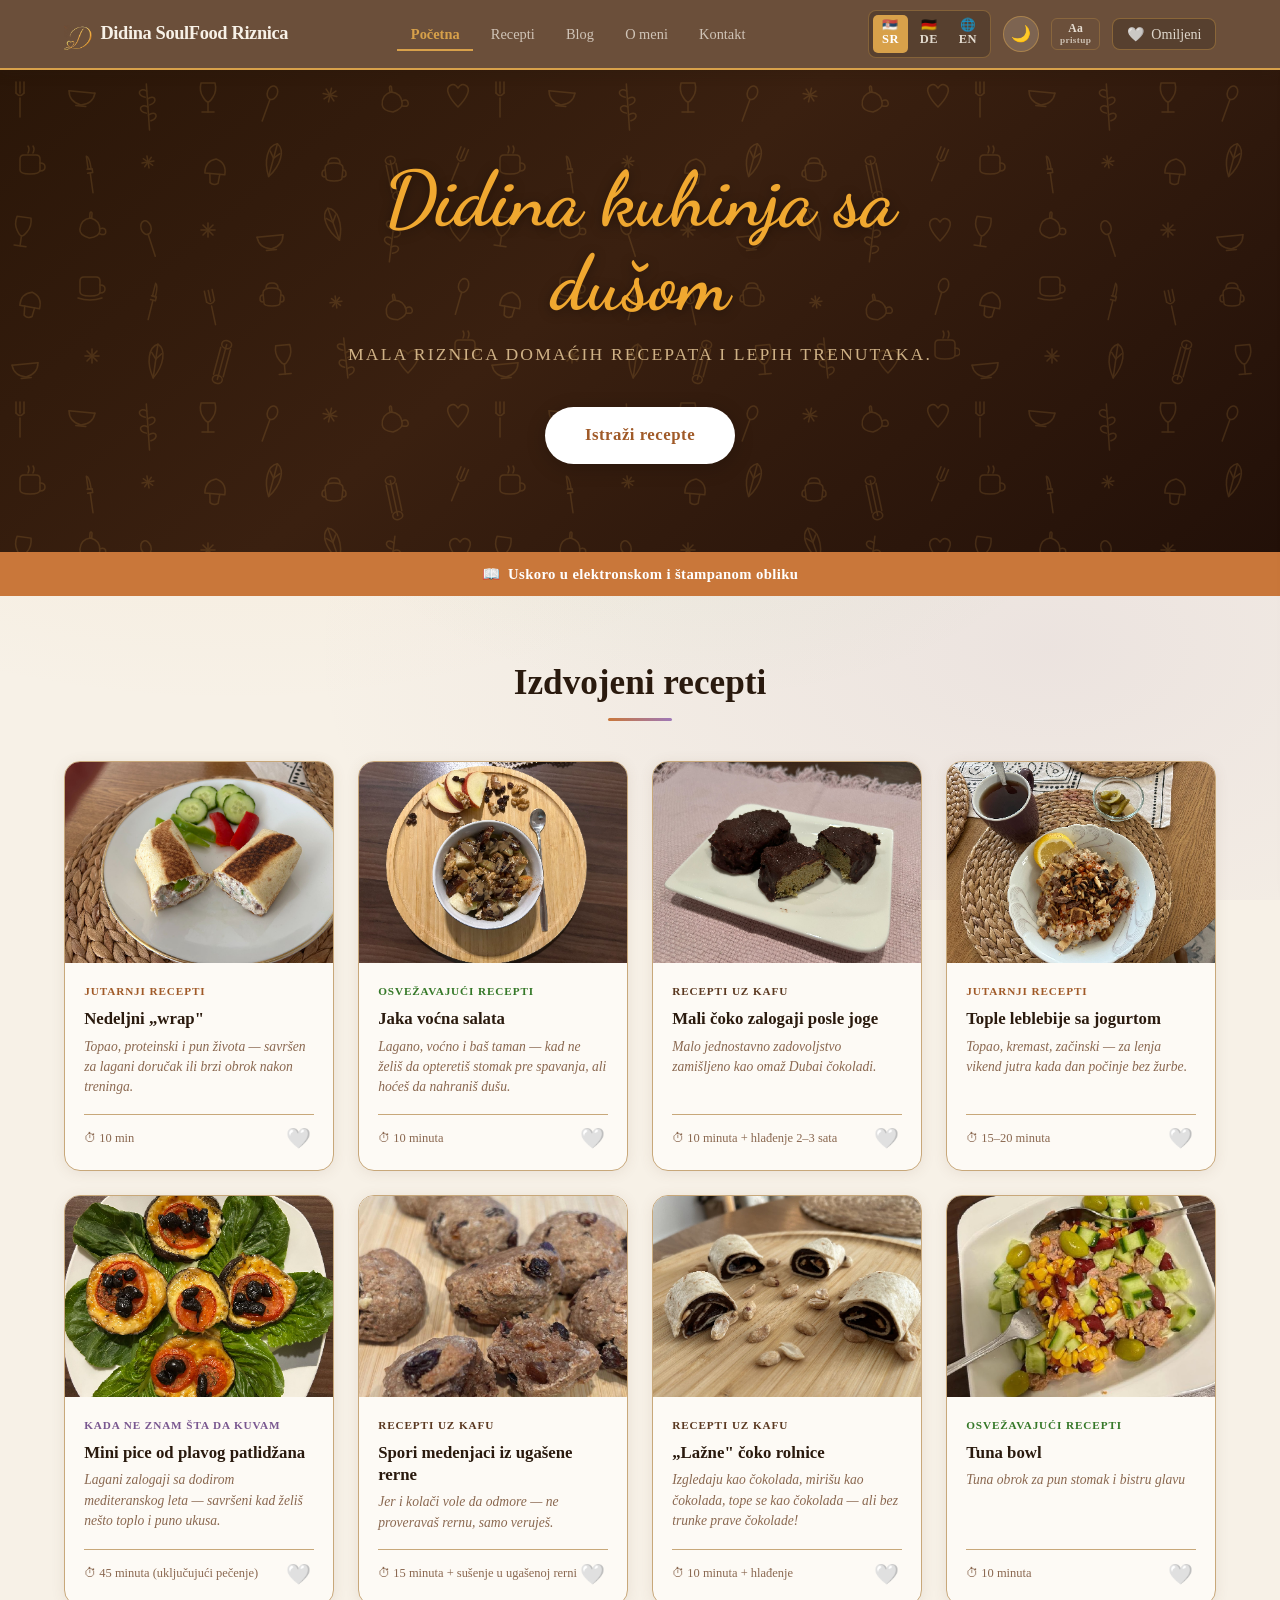
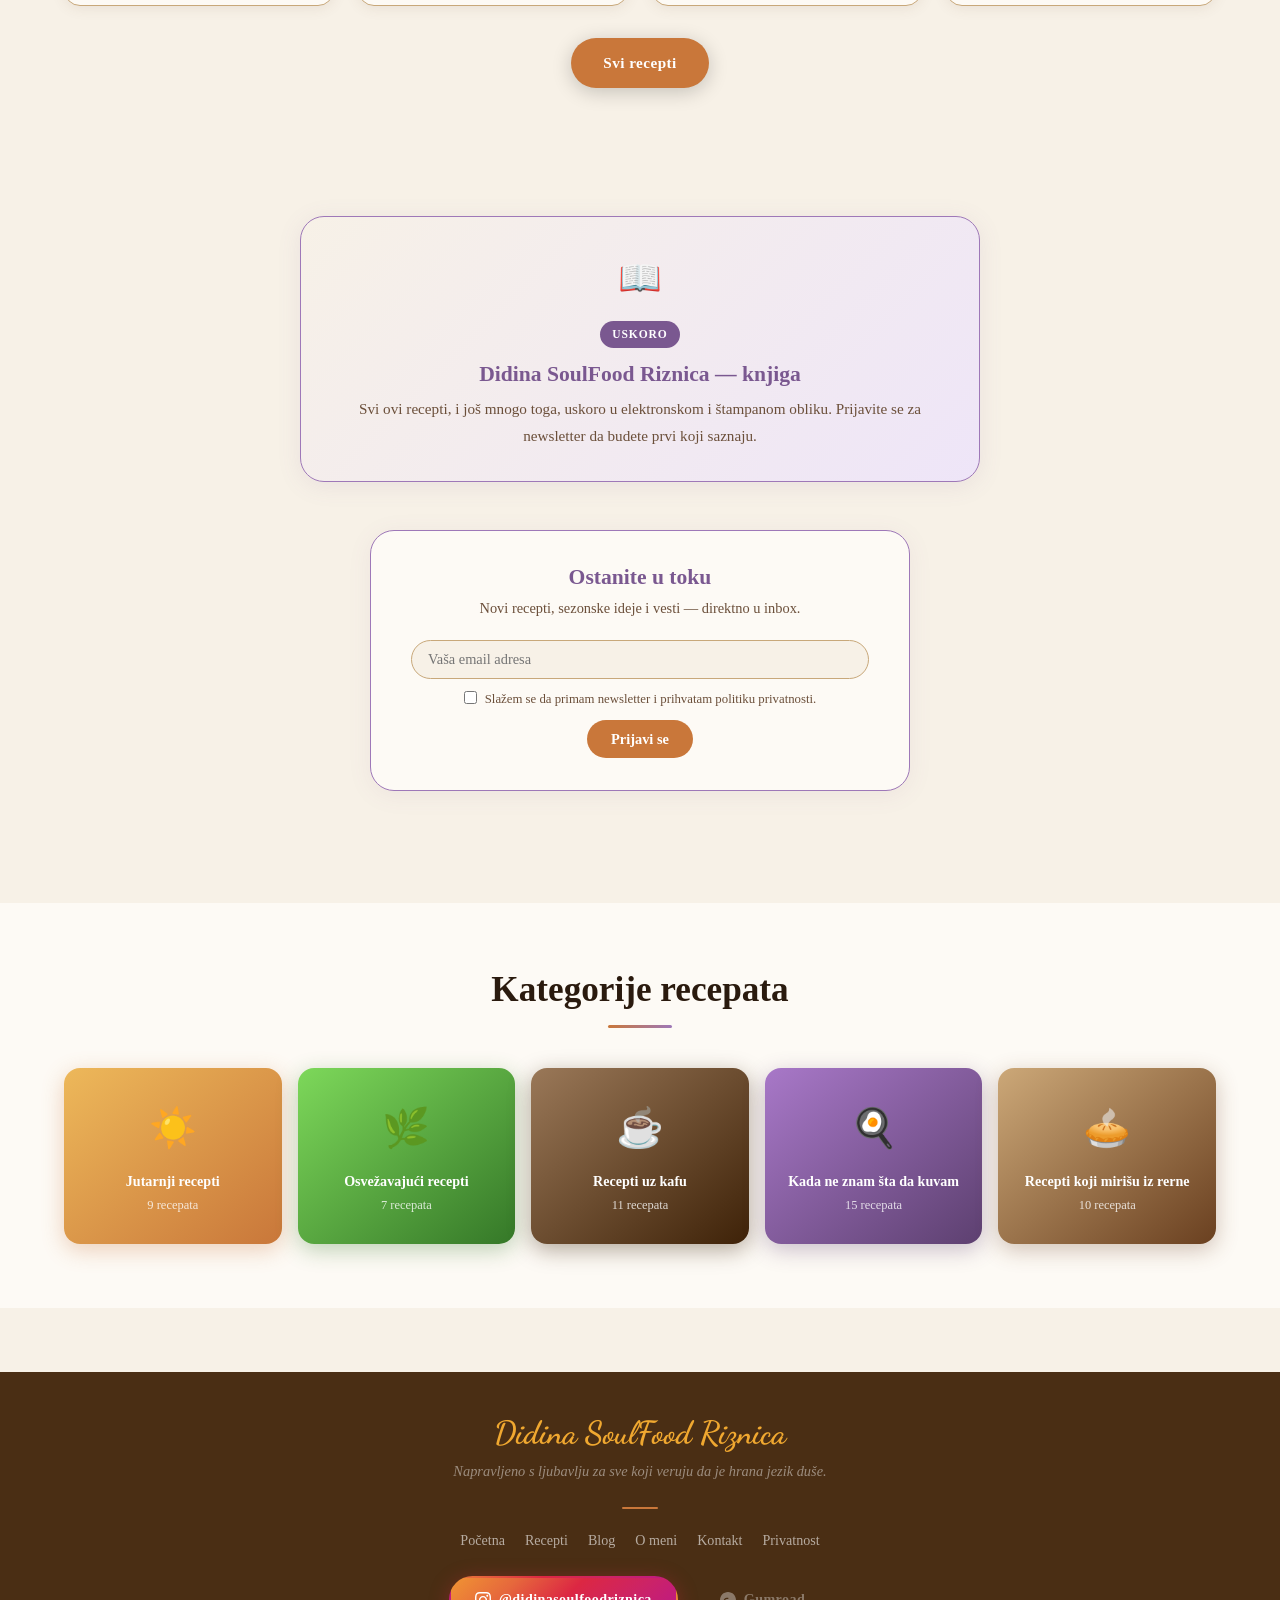
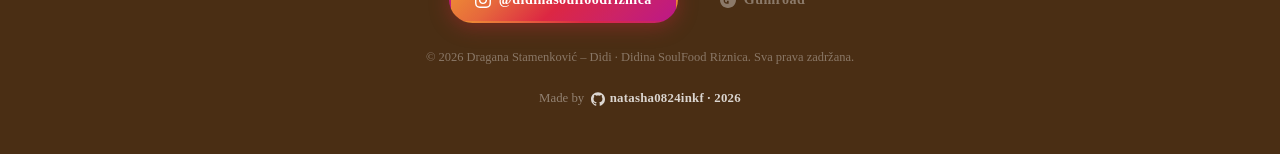
<file: index.html>
<!DOCTYPE html>
<html lang="sr">
<head>
  <meta charset="UTF-8">
  <meta http-equiv="Cache-Control" content="no-cache, no-store, must-revalidate">
  <meta http-equiv="Pragma" content="no-cache">
  <meta name="viewport" content="width=device-width, initial-scale=1.0">
  <title>Didina SoulFood Riznica</title>
  <meta name="description" content="Mala riznica domaćih recepata i lepih trenutaka.">
  <link rel="preconnect" href="https://fonts.googleapis.com">
  <link rel="preconnect" href="https://fonts.gstatic.com" crossorigin>
  <link href="https://fonts.googleapis.com/css2?family=Dancing+Script:wght@700&display=swap" rel="stylesheet">
  <link rel="stylesheet" href="css/style.css?v=14">
  <link rel="stylesheet" href="css/responsive.css?v=afbd0014fd5bbbe04908bf28327437394dbdb059">
  <script>if(localStorage.getItem('didina-theme')==='dark'||(!localStorage.getItem('didina-theme')&&window.matchMedia('(prefers-color-scheme:dark)').matches))document.documentElement.classList.add('dark-mode');</script>
  <style>.site-header{background:#6B4F3A;border-bottom:2px solid #D8A14A;position:sticky;top:0;z-index:100}.nav-links a{color:rgba(247,241,231,.72);border-bottom:2px solid transparent}.nav-links a.active{color:#D8A14A;border-bottom-color:#D8A14A;font-weight:600}html.dark-mode .site-header{background:#1A1208}</style>
</head>
<body>

<!-- HEADER -->
<header class="site-header">
  <nav class="nav-container">
    <a href="index.html" class="nav-logo" aria-label="Didina SoulFood Riznica">
      <img src="assets/images/logo.svg?v=afbd0014fd5bbbe04908bf28327437394dbdb059" alt="" class="nav-logo-img" aria-hidden="true">
      <span class="nav-logo-main">Didina SoulFood Riznica</span>
    </a>

    <button class="hamburger" id="hamburger" aria-label="Meni" aria-expanded="false">
      <span class="hamburger-line"></span>
      <span class="hamburger-line"></span>
      <span class="hamburger-line"></span>
    </button>

    <ul class="nav-links" id="navLinks">
      <li><a href="index.html"   class="active" data-i18n="nav_home">Početna</a></li>
      <li><a href="recipes.html" data-i18n="nav_recipes">Recepti</a></li>
      <li><a href="blog.html"    data-i18n="nav_blog">Blog</a></li>
      <li><a href="about.html"   data-i18n="nav_about">O meni</a></li>
      <li><a href="contact.html" data-i18n="nav_contact">Kontakt</a></li>
    </ul>

    <div class="nav-right">
      <div class="lang-switcher" role="group" aria-label="Izbor jezika">
        <button class="lang-btn active" data-lang="sr"><span class="lang-flag">🇷🇸</span>SR</button>
        <button class="lang-btn"        data-lang="de"><span class="lang-flag">🇩🇪</span>DE</button>
        <button class="lang-btn"        data-lang="en"><span class="lang-flag">🌐</span>EN</button>
      </div>
      <button class="theme-toggle" aria-label="Toggle theme">🌙</button>
      <div class="a11y-wrap">
        <button class="a11y-btn" id="a11yBtn" aria-label="Accessibility options" aria-expanded="false" aria-controls="a11yPanel">
          <span class="a11y-icon">Aa</span>
          <span class="a11y-sub" data-i18n="a11y_btn_label">pristup</span>
        </button>
        <div class="a11y-panel" id="a11yPanel" role="dialog" aria-label="Accessibility options">
          <div class="a11y-panel-title" data-i18n="a11y_panel_title">Pristupačnost</div>
          <div class="a11y-font-row">
            <span class="a11y-font-label" data-i18n="a11y_font_size">Veličina teksta</span>
            <div class="a11y-font-pills">
              <button class="a11y-font-pill sm" data-size="sm" aria-label="Small text">A</button>
              <button class="a11y-font-pill md active" data-size="md" aria-label="Medium text">A</button>
              <button class="a11y-font-pill lg" data-size="lg" aria-label="Large text">A</button>
            </div>
          </div>
          <div class="a11y-toggle-row">
            <span class="a11y-toggle-icon" aria-hidden="true">🎨</span>
            <div class="a11y-toggle-text">
              <div class="a11y-toggle-name" data-i18n="a11y_colorblind">Mod za daltoniste</div>
              <div class="a11y-toggle-desc" data-i18n="a11y_colorblind_desc">Bez crveno-zelenih kontrasta</div>
            </div>
            <button class="a11y-switch" id="colorblindSwitch" role="switch" aria-checked="false"></button>
          </div>
          <div class="a11y-toggle-row">
            <span class="a11y-toggle-icon" aria-hidden="true">🧘</span>
            <div class="a11y-toggle-text">
              <div class="a11y-toggle-name" data-i18n="a11y_focus">Fokus mod</div>
              <div class="a11y-toggle-desc" data-i18n="a11y_focus_desc">Manje smetnji, lakše čitanje</div>
            </div>
            <button class="a11y-switch" id="fokusSwitch" role="switch" aria-checked="false"></button>
          </div>
          <div class="a11y-panel-note" data-i18n="a11y_saved">Podešavanja se čuvaju automatski.</div>
        </div>
      </div>
      <button class="favorites-btn" aria-label="Omiljeni recepti">
        🤍 <span class="favorites-btn-label" data-i18n="nav_favorites">Omiljeni</span>
        <span class="fav-count" aria-live="polite">0</span>
      </button>
    </div>
  </nav>
</header>

<!-- HERO -->
<section class="hero" aria-label="Naslovna sekcija">
  <div class="hero-content">
    <h1 data-i18n="hero_title">Didina SoulFood Riznica</h1>
    <p class="hero-subtitle" data-i18n="hero_subtitle">Mala riznica domaćih recepata i lepih trenutaka.</p>
    <a href="recipes.html" class="hero-cta" data-i18n="hero_cta">Istraži recepte</a>
  </div>
</section>

<div class="book-teaser-bar">
  <span>📖</span>
  <span data-i18n="book_teaser">Uskoro u elektronskom i štampanom obliku</span>
</div>

<!-- FEATURED RECIPES -->
<section class="section" aria-labelledby="featured-heading">
  <div class="container">
    <div class="section-title">
      <h2 id="featured-heading" data-i18n="featured_title">Izdvojeni recepti</h2>
    </div>
    <div class="recipe-grid" id="featuredGrid"></div>
    <div style="text-align:center;margin-top:2rem">
      <a href="recipes.html" class="hero-cta" style="background:var(--coral);color:#fff;font-size:.95rem;padding:.75rem 2rem" data-i18n="all_recipes">Svi recepti</a>
    </div>
  </div>
</section>

<!-- BOOK BANNER + NEWSLETTER -->
<section class="section">
  <div class="container">
    <div class="book-banner">
      <div class="book-banner-emoji">📖</div>
      <div class="book-banner-badge" data-i18n="book_coming">Uskoro</div>
      <h3 data-i18n="book_title">Didina SoulFood Riznica — knjiga</h3>
      <p data-i18n="book_desc">Svi ovi recepti, i još mnogo toga, uskoro u elektronskom i štampanom obliku. Prijavite se za newsletter da budete prvi koji saznaju.</p>
    </div>
    <div class="newsletter-section">
      <h3 data-i18n="newsletter_title">Ostanite u toku</h3>
      <p data-i18n="newsletter_desc">Novi recepti, sezonske ideje i vesti — direktno u inbox.</p>
      <form class="newsletter-form" id="newsletterForm"
            action="https://eb92a696.sibforms.com/serve/[base64]"
            method="POST"
            data-type="subscription">
        <input type="email" class="newsletter-input" name="EMAIL"
               data-i18n-placeholder="newsletter_placeholder" placeholder="Vaša email adresa" required>
        <input type="text" name="email_address_check" value="" style="display:none">
        <input type="hidden" name="locale" value="de">
        <div class="form-success newsletter-success" id="newsletterSuccess" role="alert" style="display:none"></div>
        <label class="newsletter-gdpr">
          <input type="checkbox" name="CAPTCHA" value="1" required>
          <span data-i18n="newsletter_gdpr">Slažem se da primam newsletter i prihvatam politiku privatnosti.</span>
        </label>
        <button type="submit" class="newsletter-btn" data-i18n="newsletter_btn">Prijavi se</button>
      </form>
    </div>
  </div>
</section>

<!-- CATEGORIES -->
<section class="section" style="background:var(--warm-white)" aria-labelledby="categories-heading">
  <div class="container">
    <div class="section-title">
      <h2 id="categories-heading" data-i18n="categories_title">Kategorije recepata</h2>
    </div>
    <div class="categories-grid" id="categoriesGrid"></div>
  </div>
</section>

<!-- FOOTER -->
<footer class="site-footer">
  <div class="footer-content">
    <div class="footer-logo">Didina SoulFood Riznica</div>
    <p class="footer-tagline" data-i18n="footer_text">Napravljeno s ljubavlju za sve koji veruju da je hrana jezik duše.</p>
    <div class="footer-divider"></div>
    <nav class="footer-nav" aria-label="Footer navigacija">
      <a href="index.html"   data-i18n="nav_home">Početna</a>
      <a href="recipes.html" data-i18n="nav_recipes">Recepti</a>
      <a href="blog.html"    data-i18n="nav_blog">Blog</a>
      <a href="about.html"   data-i18n="nav_about">O meni</a>
      <a href="contact.html" data-i18n="nav_contact">Kontakt</a>
      <a href="privacy.html" data-i18n="nav_privacy">Privatnost</a>
    </nav>
    <div class="footer-social">
      <a href="https://www.instagram.com/didinasoulfoodriznica" target="_blank" rel="noopener" class="footer-social-link">
        <svg width="16" height="16" viewBox="0 0 24 24" fill="currentColor"><path d="M12 2.163c3.204 0 3.584.012 4.85.07 3.252.148 4.771 1.691 4.919 4.919.058 1.265.069 1.645.069 4.849 0 3.205-.012 3.584-.069 4.849-.149 3.225-1.664 4.771-4.919 4.919-1.266.058-1.644.07-4.85.07-3.204 0-3.584-.012-4.849-.07-3.26-.149-4.771-1.699-4.919-4.92-.058-1.265-.07-1.644-.07-4.849 0-3.204.013-3.583.07-4.849.149-3.227 1.664-4.771 4.919-4.919 1.266-.057 1.645-.069 4.849-.069zm0-2.163c-3.259 0-3.667.014-4.947.072-4.358.2-6.78 2.618-6.98 6.98-.059 1.281-.073 1.689-.073 4.948 0 3.259.014 3.668.072 4.948.2 4.358 2.618 6.78 6.98 6.98 1.281.058 1.689.072 4.948.072 3.259 0 3.668-.014 4.948-.072 4.354-.2 6.782-2.618 6.979-6.98.059-1.28.073-1.689.073-4.948 0-3.259-.014-3.667-.072-4.947-.196-4.354-2.617-6.78-6.979-6.98-1.281-.059-1.69-.073-4.949-.073zm0 5.838c-3.403 0-6.162 2.759-6.162 6.162s2.759 6.163 6.162 6.163 6.162-2.759 6.162-6.163c0-3.403-2.759-6.162-6.162-6.162zm0 10.162c-2.209 0-4-1.79-4-4 0-2.209 1.791-4 4-4s4 1.791 4 4c0 2.21-1.791 4-4 4zm6.406-11.845c-.796 0-1.441.645-1.441 1.44s.645 1.44 1.441 1.44c.795 0 1.439-.645 1.439-1.44s-.644-1.44-1.439-1.44z"/></svg>
        @didinasoulfoodriznica
      </a>
      <a href="javascript:void(0)" class="footer-social-link" style="opacity:.5;cursor:default" aria-label="Gumroad">
        <svg width="16" height="16" viewBox="0 0 24 24" fill="currentColor"><path d="M12 0C5.373 0 0 5.373 0 12s5.373 12 12 12 12-5.373 12-12S18.627 0 12 0zm.5 17.5H10c-2.485 0-4.5-2.015-4.5-4.5S7.515 8.5 10 8.5h2.5v2H10c-1.381 0-2.5 1.119-2.5 2.5S8.619 15.5 10 15.5h.5V13H13v4.5h-.5z"/></svg>
        Gumroad
      </a>

    </div>
    <p class="footer-copy">© 2026 Dragana Stamenković – Didi · Didina SoulFood Riznica. <span data-i18n="footer_rights">Sva prava zadržana.</span></p>
    <div class="footer-powered">
      Made by
      <a href="https://github.com/natasha0824inkf" target="_blank" rel="noopener">
        <svg width="14" height="14" viewBox="0 0 24 24" fill="currentColor"><path d="M12 .297c-6.63 0-12 5.373-12 12 0 5.303 3.438 9.8 8.205 11.385.6.113.82-.258.82-.577 0-.285-.01-1.04-.015-2.04-3.338.724-4.042-1.61-4.042-1.61C4.422 18.07 3.633 17.7 3.633 17.7c-1.087-.744.084-.729.084-.729 1.205.084 1.838 1.236 1.838 1.236 1.07 1.835 2.809 1.305 3.495.998.108-.776.417-1.305.76-1.605-2.665-.3-5.466-1.332-5.466-5.93 0-1.31.465-2.38 1.235-3.22-.135-.303-.54-1.523.105-3.176 0 0 1.005-.322 3.3 1.23.96-.267 1.98-.399 3-.405 1.02.006 2.04.138 3 .405 2.28-1.552 3.285-1.23 3.285-1.23.645 1.653.24 2.873.12 3.176.765.84 1.23 1.91 1.23 3.22 0 4.61-2.805 5.625-5.475 5.92.42.36.81 1.096.81 2.22 0 1.606-.015 2.896-.015 3.286 0 .315.21.69.825.57C20.565 22.092 24 17.592 24 12.297c0-6.627-5.373-12-12-12"/></svg>
        natasha0824inkf · 2026
      </a>
    </div>
  </div>
</footer>

<!-- FAVORITES PANEL -->
<aside class="favorites-panel" id="favoritesPanel" aria-label="Omiljeni recepti">
  <div class="favorites-panel-header">
    <span class="favorites-panel-title" data-i18n="favorites_title">Moji omiljeni recepti</span>
    <button class="close-favorites-btn" id="closeFavPanel" aria-label="Zatvori">×</button>
  </div>
  <div class="favorites-list" id="favoritesList"></div>
</aside>

<!-- MODAL -->
<div class="modal-overlay" id="modalOverlay" role="dialog" aria-modal="true" aria-labelledby="modalTitle">
  <div class="modal" tabindex="-1">
    <div class="modal-header">
      <button class="modal-close" id="closeModal" aria-label="Zatvori recept">×</button>
      <div class="modal-category-badge" id="modalCategory"></div>
      <h2 class="modal-title" id="modalTitle"></h2>
      <p class="modal-subtitle" id="modalSubtitle"></p>
    </div>
    <div id="modalHeroImage" class="modal-hero-image" hidden></div>
    <div class="modal-body">
      <div class="modal-meta-item" id="modalTime"></div>
      <blockquote class="modal-comment" id="modalComment" hidden></blockquote>
      <h3 class="modal-section-title" data-i18n="ingredients">Sastojci</h3>
      <ul class="ingredients-list" id="modalIngredients"></ul>
      <h3 class="modal-section-title" data-i18n="instructions">Priprema</h3>
      <ol class="instructions-list" id="modalInstructions"></ol>
      <div class="modal-actions">
        <button class="modal-fav-btn" id="modalFavBtn">🤍 <span data-i18n="add_favorite">Dodaj u omiljene</span></button>
        <button class="modal-share-btn" id="modalShareBtn">↗ <span data-i18n="share_recipe">Podeli recept</span></button>
      </div>
      <div class="modal-nav">
        <button class="modal-nav-btn" id="modalPrevBtn">← <span data-i18n="prev_recipe">Prethodni</span></button>
        <button class="modal-nav-btn" id="modalNextBtn"><span data-i18n="next_recipe">Sledeći</span> →</button>
      </div>
    </div>
  </div>
</div>

<script src="js/translations.js?v=4"></script>
<script src="js/recipes-data.js?v=3"></script>
<script src="js/main.js?v=4"></script>
</body>
</html>
</file>
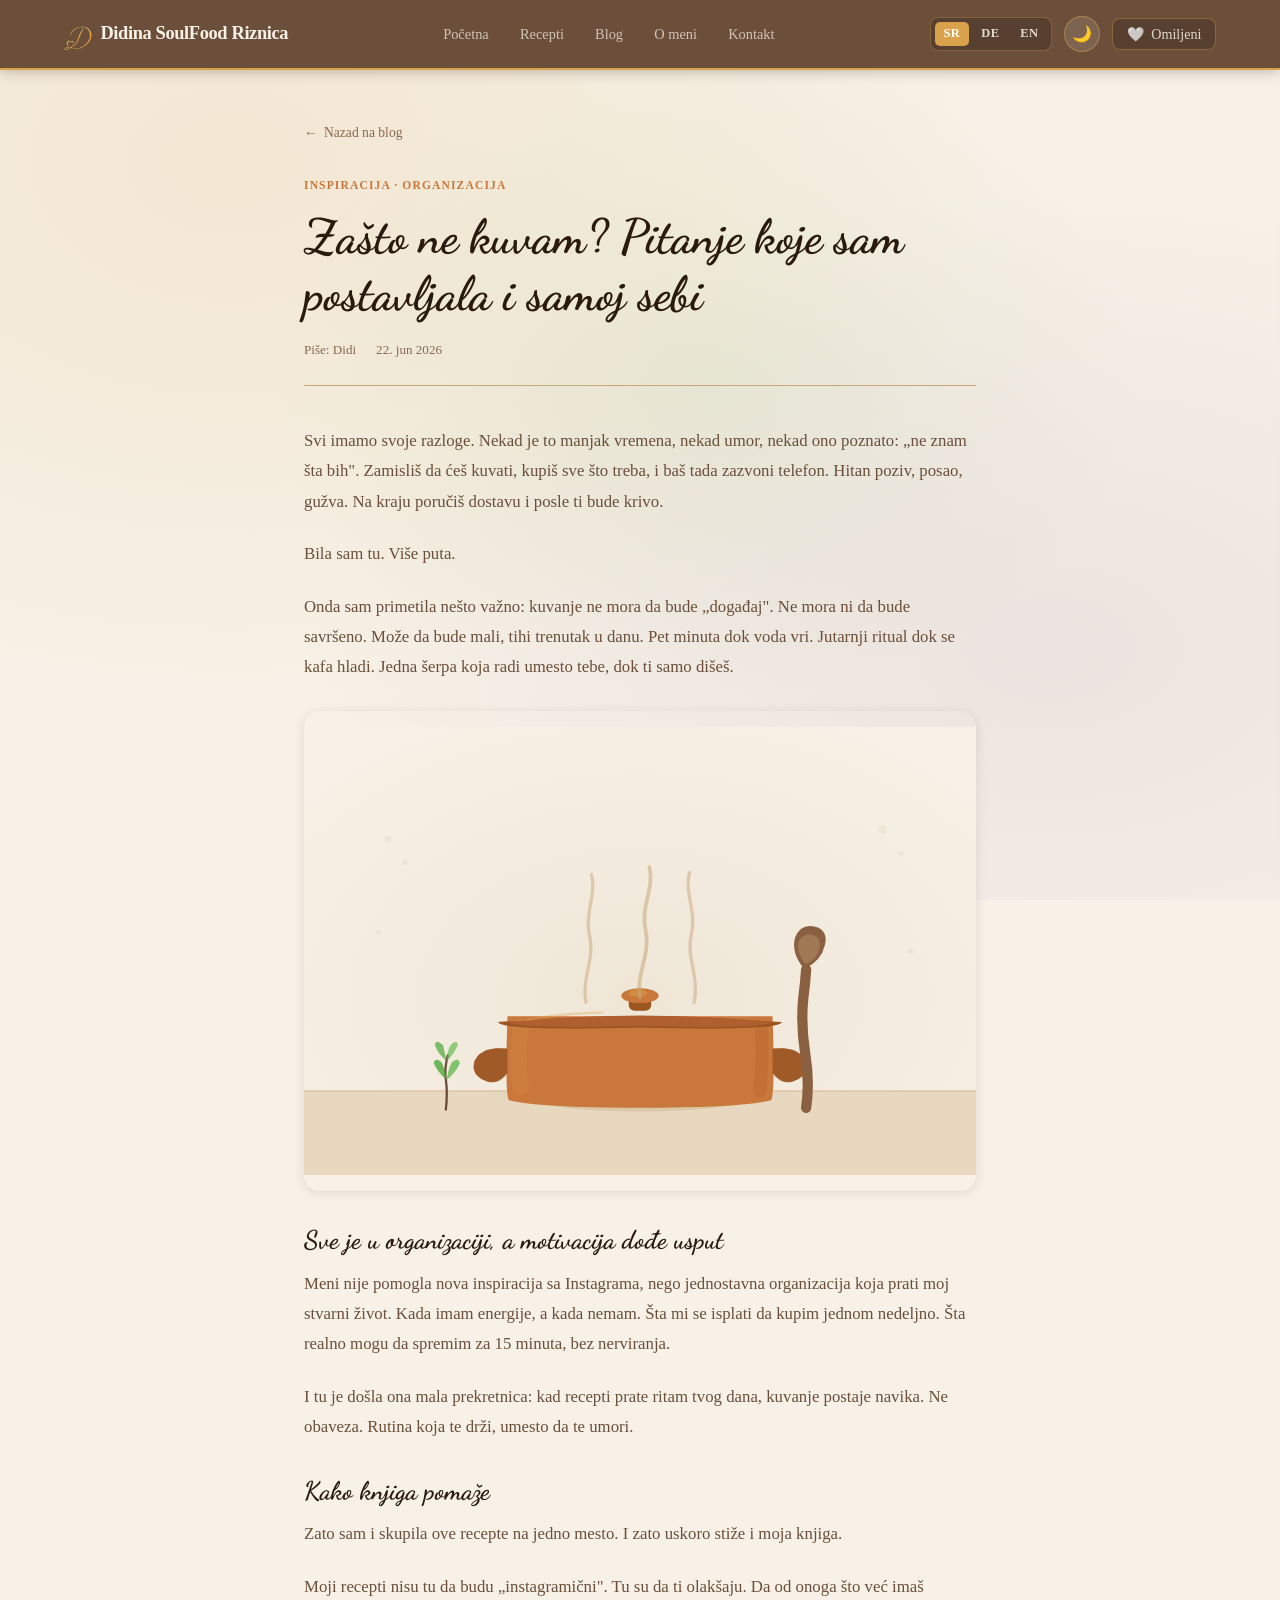
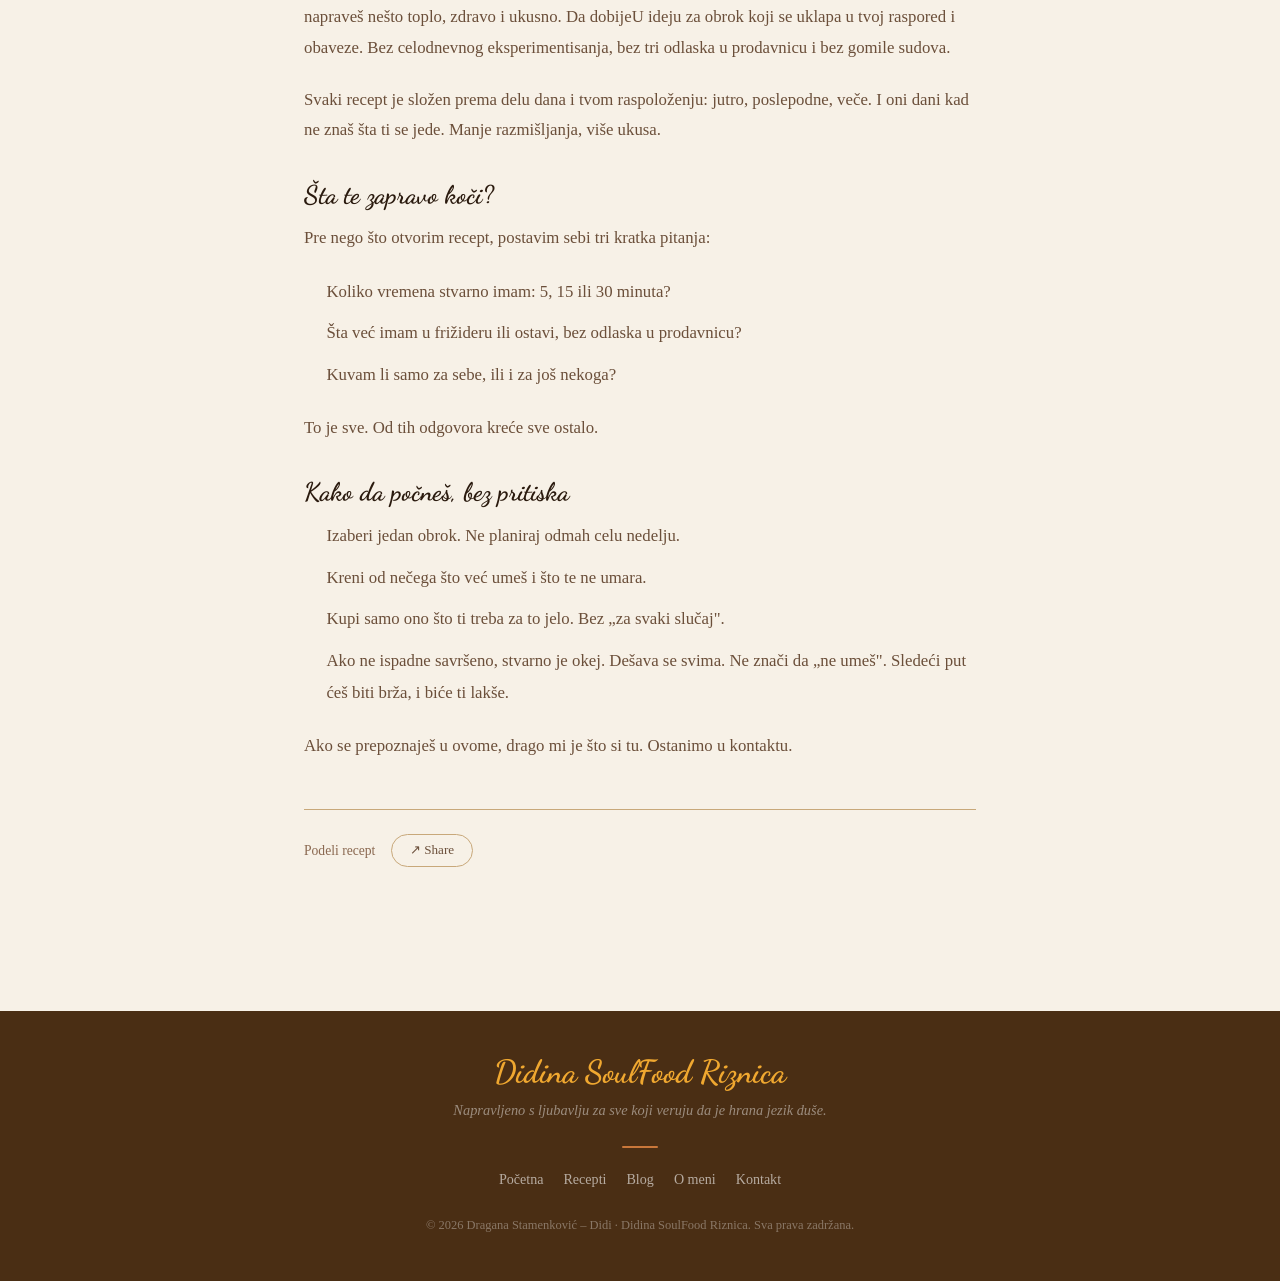
<file: blog/kako-naci-vremena/index.html>
<!DOCTYPE html>
<html lang="sr">
<head>
  <meta charset="UTF-8">
  <meta name="viewport" content="width=device-width, initial-scale=1.0">
  <title>Zašto ne kuvam? Pitanje koje sam postavljala i samoj sebi – Didina SoulFood Riznica</title>
  <meta name="description" content="Svi imamo svoje razloge. Nekad je to manjak vremena, nekad umor, nekad ono poznato: „ne znam šta bih". Zamisliš da ćeš kuvati, kupiš sve što">
  <meta name="author" content="Didi – Dragana Stamenković">
  <meta property="og:title" content="Zašto ne kuvam? Pitanje koje sam postavljala i samoj sebi – Didina SoulFood Riznica">
  <meta property="og:description" content="Svi imamo svoje razloge. Nekad je to manjak vremena, nekad umor, nekad ono poznato: „ne znam šta bih". Zamisliš da ćeš kuvati, kupiš sve što">
  <meta property="og:type" content="article">
  <meta property="article:published_time" content="2026-06-22">
  <meta property="article:author" content="Didi">
  <script type="application/ld+json">
  {
    "@context": "https://schema.org",
    "@type": "BlogPosting",
    "headline": "Zašto ne kuvam? Pitanje koje sam postavljala i samoj sebi",
    "author": { "@type": "Person", "name": "Didi – Dragana Stamenković" },
    "datePublished": "2026-06-22",
    "publisher": { "@type": "Organization", "name": "Didina SoulFood Riznica" }
  }
  </script>
  <link rel="preconnect" href="https://fonts.googleapis.com">
  <link rel="preconnect" href="https://fonts.gstatic.com" crossorigin>
  <link href="https://fonts.googleapis.com/css2?family=Dancing+Script:wght@700&display=swap" rel="stylesheet">
  <link rel="stylesheet" href="../../css/style.css">
  <link rel="stylesheet" href="../../css/responsive.css">
  <script>if(localStorage.getItem('didina-theme')==='dark'||(!localStorage.getItem('didina-theme')&&window.matchMedia('(prefers-color-scheme:dark)').matches))document.documentElement.classList.add('dark-mode');</script>
  <style>.site-header{background:#6B4F3A;border-bottom:2px solid #D8A14A;position:sticky;top:0;z-index:100}.nav-links a{color:rgba(247,241,231,.72);border-bottom:2px solid transparent}.nav-links a.active{color:#D8A14A;border-bottom-color:#D8A14A;font-weight:600}html.dark-mode .site-header{background:#1A1208}</style>
</head>
<body>

<header class="site-header">
  <nav class="nav-container">
    <a href="../../index.html" class="nav-logo" aria-label="Didina SoulFood Riznica">
      <img src="../../assets/images/logo.svg" alt="" class="nav-logo-img" aria-hidden="true">
      <span class="nav-logo-main">Didina SoulFood Riznica</span>
    </a>
    <button class="hamburger" id="hamburger" aria-label="Meni" aria-expanded="false">
      <span class="hamburger-line"></span>
      <span class="hamburger-line"></span>
      <span class="hamburger-line"></span>
    </button>
    <ul class="nav-links" id="navLinks">
      <li><a href="../../index.html"   data-i18n="nav_home">Početna</a></li>
      <li><a href="../../recipes.html" data-i18n="nav_recipes">Recepti</a></li>
      <li><a href="../../blog.html"    class="active" data-i18n="nav_blog">Blog</a></li>
      <li><a href="../../about.html"   data-i18n="nav_about">O meni</a></li>
      <li><a href="../../contact.html" data-i18n="nav_contact">Kontakt</a></li>
    </ul>
    <div class="nav-right">
      <div class="lang-switcher">
        <button class="lang-btn active" data-lang="sr">SR</button>
        <button class="lang-btn"        data-lang="de">DE</button>
        <button class="lang-btn"        data-lang="en">EN</button>
      </div>
      <button class="theme-toggle" aria-label="Toggle theme">🌙</button>
      <button class="favorites-btn">
        🤍 <span class="favorites-btn-label" data-i18n="nav_favorites">Omiljeni</span>
        <span class="fav-count">0</span>
      </button>
    </div>
  </nav>
</header>

<main>
  <article class="blog-post">

    <a href="../../blog.html" class="blog-post-back">← <span data-i18n="blog_back">Nazad na blog</span></a>

    <!-- SR -->
    <div data-lang-content="sr">
      <div class="blog-post-tag">Inspiracija · Organizacija</div>
      <h1 class="blog-post-title">Zašto ne kuvam? Pitanje koje sam postavljala i samoj sebi</h1>
      <div class="blog-post-meta">
        <span>Piše: Didi</span>
        <span>22. jun 2026</span>
      </div>
      <div class="blog-post-body">
        <p>Svi imamo svoje razloge. Nekad je to manjak vremena, nekad umor, nekad ono poznato: „ne znam šta bih". Zamisliš da ćeš kuvati, kupiš sve što treba, i baš tada zazvoni telefon. Hitan poziv, posao, gužva. Na kraju poručiš dostavu i posle ti bude krivo.</p>
        <p>Bila sam tu. Više puta.</p>
        <p>Onda sam primetila nešto važno: kuvanje ne mora da bude „događaj". Ne mora ni da bude savršeno. Može da bude mali, tihi trenutak u danu. Pet minuta dok voda vri. Jutarnji ritual dok se kafa hladi. Jedna šerpa koja radi umesto tebe, dok ti samo dišeš.</p>
        <figure class="blog-figure">
          <img src="../../assets/images/blog/kako-naci-vremena-hero.svg"
               alt="Topli lonac na šporetu — mali, mirni trenutak u kuhinji"
               class="blog-img" loading="lazy" width="720" height="480">
        </figure>
        <h2>Sve je u organizaciji, a motivacija dođe usput</h2>
        <p>Meni nije pomogla nova inspiracija sa Instagrama, nego jednostavna organizacija koja prati moj stvarni život. Kada imam energije, a kada nemam. Šta mi se isplati da kupim jednom nedeljno. Šta realno mogu da spremim za 15 minuta, bez nerviranja.</p>
        <p>I tu je došla ona mala prekretnica: kad recepti prate ritam tvog dana, kuvanje postaje navika. Ne obaveza. Rutina koja te drži, umesto da te umori.</p>
        <h2>Kako knjiga pomaže</h2>
        <p>Zato sam i skupila ove recepte na jedno mesto. I zato uskoro stiže i moja knjiga.</p>
        <p>Moji recepti nisu tu da budu „instagramični". Tu su da ti olakšaju. Da od onoga što već imaš napraveš nešto toplo, zdravo i ukusno. Da dobijeU ideju za obrok koji se uklapa u tvoj raspored i obaveze. Bez celodnevnog eksperimentisanja, bez tri odlaska u prodavnicu i bez gomile sudova.</p>
        <p>Svaki recept je složen prema delu dana i tvom raspoloženju: jutro, poslepodne, veče. I oni dani kad ne znaš šta ti se jede. Manje razmišljanja, više ukusa.</p>
        <h2>Šta te zapravo koči?</h2>
        <p>Pre nego što otvorim recept, postavim sebi tri kratka pitanja:</p>
        <ul>
          <li>Koliko vremena stvarno imam: 5, 15 ili 30 minuta?</li>
          <li>Šta već imam u frižideru ili ostavi, bez odlaska u prodavnicu?</li>
          <li>Kuvam li samo za sebe, ili i za još nekoga?</li>
        </ul>
        <p>To je sve. Od tih odgovora kreće sve ostalo.</p>
        <h2>Kako da počneš, bez pritiska</h2>
        <ol>
          <li>Izaberi jedan obrok. Ne planiraj odmah celu nedelju.</li>
          <li>Kreni od nečega što već umeš i što te ne umara.</li>
          <li>Kupi samo ono što ti treba za to jelo. Bez „za svaki slučaj".</li>
          <li>Ako ne ispadne savršeno, stvarno je okej. Dešava se svima. Ne znači da „ne umeš". Sledeći put ćeš biti brža, i biće ti lakše.</li>
        </ol>
        <p>Ako se prepoznaješ u ovome, drago mi je što si tu. Ostanimo u kontaktu.</p>
      </div>
    </div>

    <!-- DE -->
    <div data-lang-content="de" hidden>
      <div class="blog-post-tag">Inspiration · Organisation</div>
      <h1 class="blog-post-title">Warum koche ich nicht? Eine Frage, die ich mir selbst schon oft gestellt habe</h1>
      <div class="blog-post-meta">
        <span>Von Didi</span>
        <span>22. Juni 2026</span>
      </div>
      <div class="blog-post-body">
        <p>Wir alle haben unsere Gründe. Manchmal ist es Zeitmangel, manchmal Müdigkeit, manchmal das altbekannte: „Ich weiß nicht, was ich kochen soll". Man nimmt sich vor, zu kochen, kauft alles Nötige ein, und genau in diesem Moment klingelt das Telefon. Ein dringender Anruf, Arbeit, Hektik. Am Ende bestellst du dir etwas zum Essen und hast danach ein schlechtes Gewissen.</p>
        <p>Das habe ich schon oft erlebt. Mehr als einmal.</p>
        <p>Dann ist mir etwas Wichtiges aufgefallen: Kochen muss kein „großes Ereignis" sein. Es muss auch nicht perfekt sein. Es kann ein kleiner, stiller Moment im Tag sein. Fünf Minuten, während das Wasser kocht. Ein Morgenritual, während der Kaffee abkühlt. Ein Topf, der die Arbeit für dich erledigt, während du einfach nur atmest.</p>
        <figure class="blog-figure">
          <img src="../../assets/images/blog/kako-naci-vremena-hero.svg"
               alt="Ein warmer Topf auf dem Herd — ein stiller Moment in der Küche"
               class="blog-img" loading="lazy" width="720" height="480">
        </figure>
        <h2>Es liegt alles an der Organisation, und die Motivation kommt von selbst</h2>
        <p>Mir hat keine neue Inspiration von Instagram geholfen, sondern eine einfache Organisation, die meinem tatsächlichen Leben folgt. Wann ich Energie habe und wann nicht. Was sich für mich lohnt, einmal pro Woche einzukaufen. Was ich realistisch in 15 Minuten zubereiten kann, ohne mich zu stressen.</p>
        <p>Und da kam der kleine Wendepunkt: Wenn die Rezepte dem Rhythmus deines Tages folgen, wird das Kochen zur Gewohnheit. Keine Pflicht. Eine Routine, die dich stützt, anstatt dich zu erschöpfen.</p>
        <h2>Wie das Buch hilft</h2>
        <p>Deshalb habe ich diese Rezepte an einem Ort zusammengestellt. Und deshalb erscheint bald auch mein Buch.</p>
        <p>Meine Rezepte sind nicht dazu da, „instagramtauglich" zu sein. Sie sind dazu da, dir das Leben zu erleichtern. Damit du aus dem, was du bereits hast, etwas Warmes, Gesundes und Leckeres zaubern kannst. Ohne stundenlanges Experimentieren, ohne drei Gänge zum Supermarkt und ohne einen Berg von Geschirr.</p>
        <p>Jedes Rezept ist auf die Tageszeit und deine Stimmung abgestimmt: morgens, nachmittags, abends. Weniger Nachdenken, mehr Genuss.</p>
        <h2>Was macht dich eigentlich glücklich?</h2>
        <p>Bevor ich ein Rezept aufschlage, stelle ich mir drei kurze Fragen:</p>
        <ul>
          <li>Wie viel Zeit habe ich tatsächlich: 5, 15 oder 30 Minuten?</li>
          <li>Was habe ich bereits im Kühlschrank oder in der Speisekammer, ohne extra einkaufen zu müssen?</li>
          <li>Koche ich nur für mich selbst oder auch für jemanden anderen?</li>
        </ul>
        <p>Das ist alles. Von diesen Antworten hängt alles Weitere ab.</p>
        <h2>Wie du ohne Druck anfängst</h2>
        <ol>
          <li>Wähle eine Mahlzeit aus. Plane nicht gleich die ganze Woche im Voraus.</li>
          <li>Fang mit etwas an, das du schon kannst und das dich nicht überfordert.</li>
          <li>Kauf nur das, was du für dieses Gericht brauchst. Ohne „für alle Fälle".</li>
          <li>Wenn es nicht perfekt gelingt, ist das wirklich in Ordnung. Das passiert jedem. Das nächste Mal wirst du schneller sein, und es wird dir leichter fallen.</li>
        </ol>
        <p>Wenn du dich darin wiedererkennst, freue ich mich, dass du hier bist. Bleiben wir in Kontakt.</p>
      </div>
    </div>

    <!-- EN -->
    <div data-lang-content="en" hidden>
      <div class="blog-post-tag">Inspiration · Organization</div>
      <h1 class="blog-post-title">Why don't I cook? A question I've asked myself</h1>
      <div class="blog-post-meta">
        <span>By Didi</span>
        <span>22 June 2026</span>
      </div>
      <div class="blog-post-body">
        <p>We all have our reasons. Sometimes it&#x27;s a lack of time, sometimes exhaustion, sometimes that familiar feeling: &quot;I don&#x27;t know what to make.&quot; You decide to cook, buy everything you need, and just then the phone rings. An urgent call, work, a rush. In the end, you order takeout, and then you feel guilty.</p>
        <p>I&#x27;ve been there. More than once.</p>
        <p>Then I realized something important: cooking doesn&#x27;t have to be a &quot;big event.&quot; It doesn&#x27;t even have to be perfect. It can be a small, quiet moment in the day. Five minutes while the water boils. A morning ritual while the coffee cools. One dish that does the work for you while you just breathe.</p>
        <figure class="blog-figure">
          <img src="../../assets/images/blog/kako-naci-vremena-hero.svg"
               alt="A warm pot on the stove — a quiet, peaceful kitchen moment"
               class="blog-img" loading="lazy" width="720" height="480">
        </figure>
        <h2>It&#x27;s all about organization, and motivation comes along the way</h2>
        <p>It wasn&#x27;t new inspiration from Instagram that helped me, but simple organization that fits my real life - knowing when I have energy and when I don&#x27;t, and what&#x27;s worth buying once a week. What I can realistically prepare in 15 minutes, without stressing out.</p>
        <p>And that&#x27;s when the little turning point came: when recipes follow the rhythm of your day, cooking becomes a habit. Not a chore. A routine that sustains you, rather than wearing you out.</p>
        <h2>How the book helps</h2>
        <p>That&#x27;s why I&#x27;ve gathered these recipes in one place. And that&#x27;s why my book is coming soon.</p>
        <p>My recipes aren&#x27;t here to be &quot;Instagram-worthy.&quot; They&#x27;re here to make your life easier. To help you turn what you already have into something warm, healthy, and delicious. No all-day experimenting, no three trips to the store, and no piles of dishes.</p>
        <p>Each recipe is tailored to the time of day and your mood: morning, afternoon, evening. Less thinking, more flavor.</p>
        <h2>What&#x27;s really bugging you?</h2>
        <p>Before I open a recipe, I ask myself three quick questions:</p>
        <ul>
          <li>How much time do I really have: 5, 15, or 30 minutes?</li>
          <li>What do I already have in the fridge or pantry, without having to go to the store?</li>
          <li>Am I cooking just for myself, or for someone else too?</li>
        </ul>
        <p>That&#x27;s it. Everything else stems from those answers.</p>
        <h2>How to get started, without pressure</h2>
        <ol>
          <li>Choose one meal. Don&#x27;t plan the whole week right away.</li>
          <li>Start with something you already know how to make and that doesn&#x27;t overwhelm you.</li>
          <li>Buy only what you need for that meal. No &quot;just in case.&quot;</li>
          <li>If it doesn&#x27;t turn out perfectly, that&#x27;s really okay. It happens to everyone. Next time you&#x27;ll be faster, and it&#x27;ll be easier.</li>
        </ol>
        <p>If this sounds like you, I&#x27;m glad you&#x27;re here. Let&#x27;s stay in touch.</p>
      </div>
    </div>

    <div class="blog-post-share">
      <span data-i18n="share_recipe">Podeli</span>
      <button class="modal-share-btn" id="shareBtn" style="margin:0">↗ Share</button>
    </div>

  </article>
</main>

<footer class="site-footer">
  <div class="footer-content">
    <div class="footer-logo">Didina SoulFood Riznica</div>
    <p class="footer-tagline" data-i18n="footer_text">Napravljeno s ljubavlju za sve koji veruju da je hrana jezik duše.</p>
    <div class="footer-divider"></div>
    <nav class="footer-nav">
      <a href="../../index.html"   data-i18n="nav_home">Početna</a>
      <a href="../../recipes.html" data-i18n="nav_recipes">Recepti</a>
      <a href="../../blog.html"    data-i18n="nav_blog">Blog</a>
      <a href="../../about.html"   data-i18n="nav_about">O meni</a>
      <a href="../../contact.html" data-i18n="nav_contact">Kontakt</a>
    </nav>
    <p class="footer-copy">© 2026 Dragana Stamenković – Didi · Didina SoulFood Riznica. <span data-i18n="footer_rights">Sva prava zadržana.</span></p>
  </div>
</footer>

<aside class="favorites-panel" id="favoritesPanel">
  <div class="favorites-panel-header">
    <span class="favorites-panel-title" data-i18n="favorites_title">Moji omiljeni recepti</span>
    <button class="close-favorites-btn" id="closeFavPanel">×</button>
  </div>
  <div class="favorites-list" id="favoritesList"></div>
</aside>

<div class="modal-overlay" id="modalOverlay" role="dialog" aria-modal="true" aria-labelledby="modalTitle">
  <div class="modal" tabindex="-1">
    <div class="modal-header">
      <button class="modal-close" id="closeModal" aria-label="Zatvori">×</button>
      <div class="modal-category-badge" id="modalCategory"></div>
      <h2 class="modal-title" id="modalTitle"></h2>
      <p class="modal-subtitle" id="modalSubtitle"></p>
      <div class="modal-meta-item" id="modalTime"></div>
    </div>
    <div class="modal-body">
      <blockquote class="modal-comment" id="modalComment" hidden></blockquote>
      <h3 class="modal-section-title" data-i18n="ingredients">Sastojci</h3>
      <ul class="ingredients-list" id="modalIngredients"></ul>
      <h3 class="modal-section-title" data-i18n="instructions">Priprema</h3>
      <ol class="instructions-list" id="modalInstructions"></ol>
      <button class="modal-fav-btn" id="modalFavBtn">🤍 <span data-i18n="add_favorite">Dodaj u omiljene</span></button>
      <button class="modal-share-btn" id="modalShareBtn">↗ <span data-i18n="share_recipe">Podeli recept</span></button>
    </div>
  </div>
</div>

<script src="../../js/translations.js"></script>
<script src="../../js/recipes-data.js?v=2"></script>
<script src="../../js/main.js"></script>
<script>
  document.getElementById('shareBtn')?.addEventListener('click', () => {
    if (navigator.share) {
      navigator.share({ title: document.title, url: location.href });
    } else {
      navigator.clipboard.writeText(location.href);
    }
  });
</script>
</body>
</html>
</file>
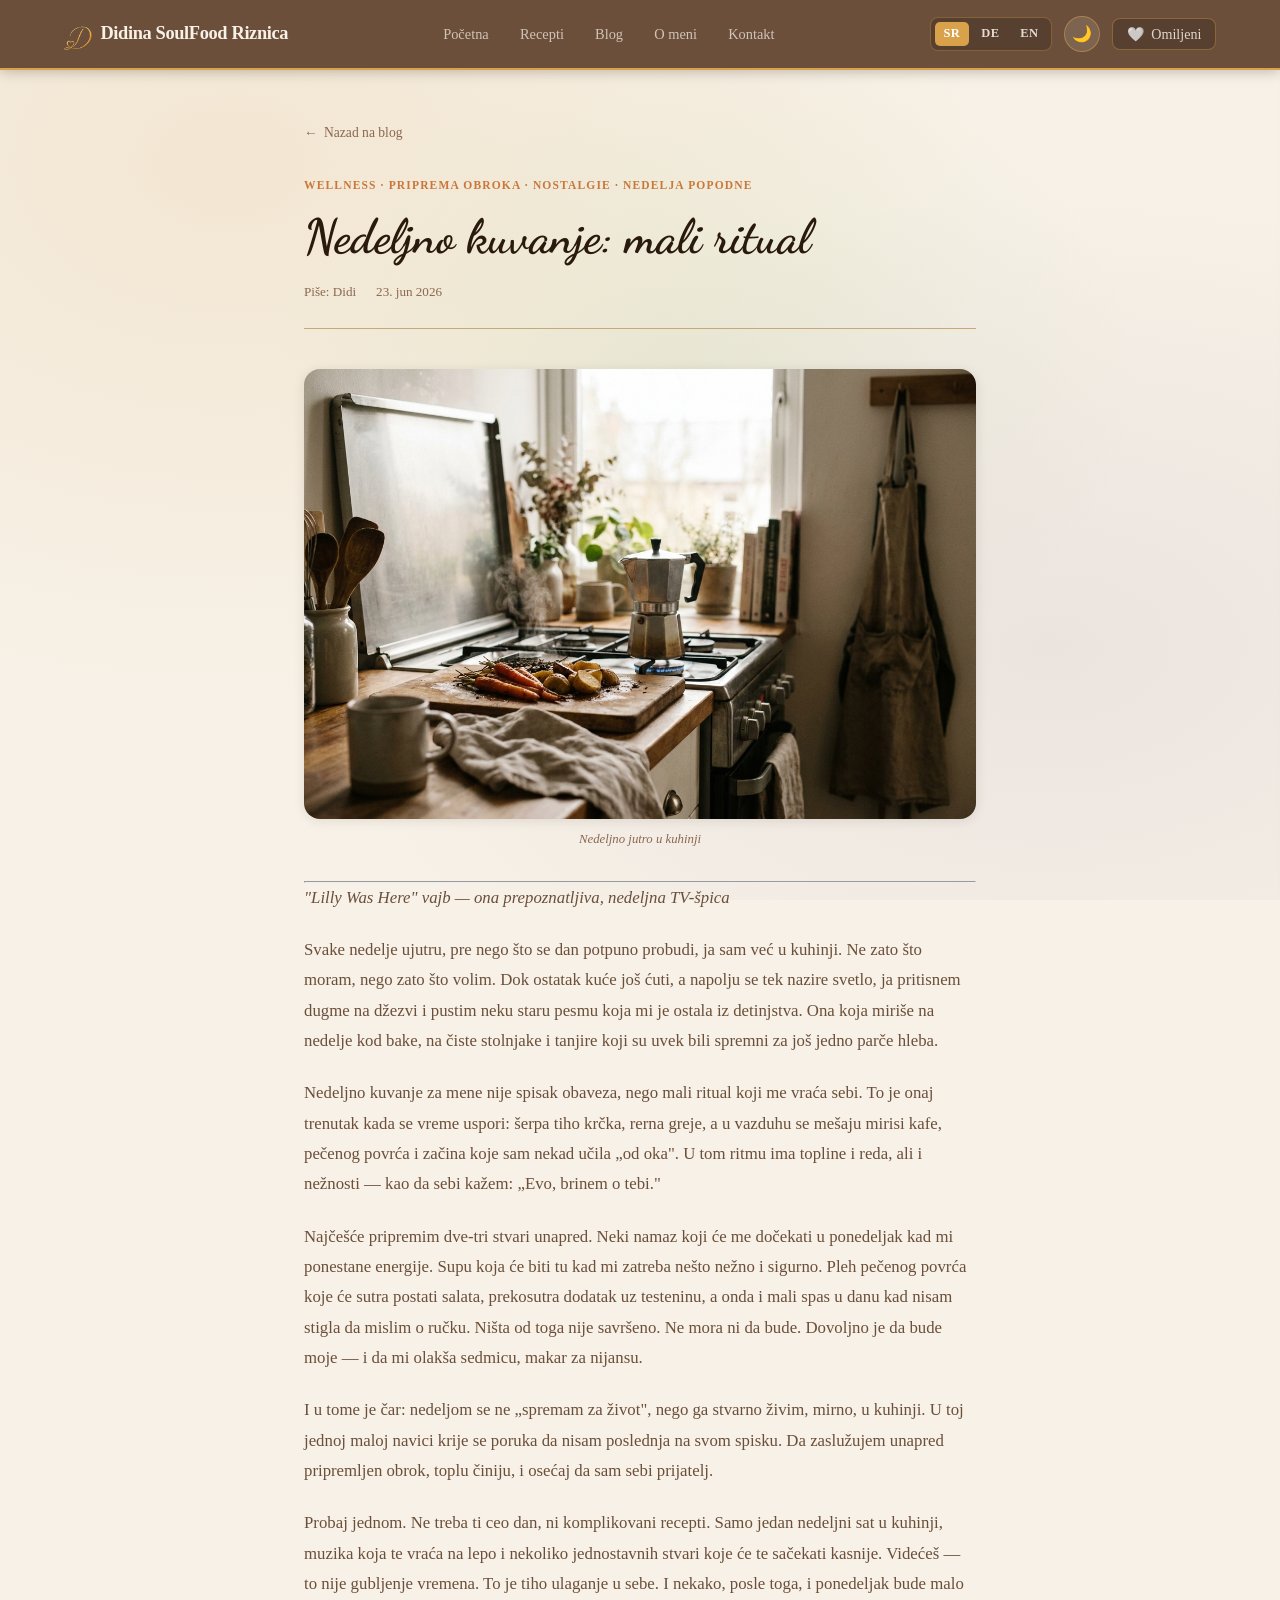
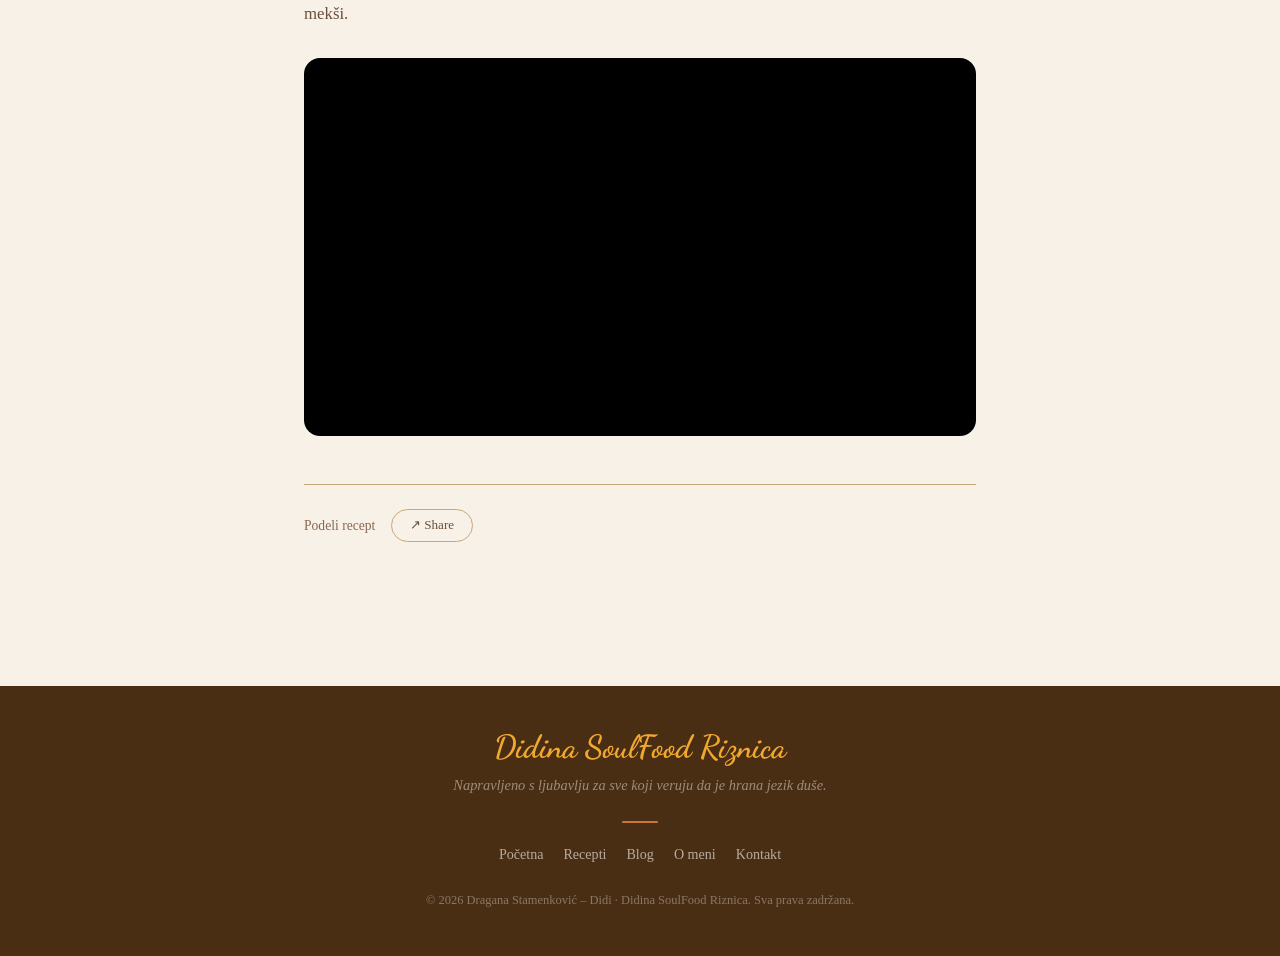
<file: blog/nedeljno-kuvanje-mali-ritual/index.html>
<!DOCTYPE html>
<html lang="sr">
<head>
  <meta charset="UTF-8">
  <meta name="viewport" content="width=device-width, initial-scale=1.0">
  <title>Nedeljno kuvanje: mali ritual – Didina SoulFood Riznica</title>
  <meta name="description" content=""Lilly Was Here" vajb — ona prepoznatljiva, nedeljna TV-špica">
  <meta name="author" content="Didi – Dragana Stamenković">
  <meta property="og:title" content="Nedeljno kuvanje: mali ritual – Didina SoulFood Riznica">
  <meta property="og:description" content=""Lilly Was Here" vajb — ona prepoznatljiva, nedeljna TV-špica">
  <meta property="og:type" content="article">
  <meta property="article:published_time" content="2026-06-23">
  <meta property="article:author" content="Didi">
  <script type="application/ld+json">
  {
    "@context": "https://schema.org",
    "@type": "BlogPosting",
    "headline": "Nedeljno kuvanje: mali ritual",
    "author": { "@type": "Person", "name": "Didi – Dragana Stamenković" },
    "datePublished": "2026-06-23",
    "publisher": { "@type": "Organization", "name": "Didina SoulFood Riznica" }
  }
  </script>
  <link rel="preconnect" href="https://fonts.googleapis.com">
  <link rel="preconnect" href="https://fonts.gstatic.com" crossorigin>
  <link href="https://fonts.googleapis.com/css2?family=Dancing+Script:wght@700&display=swap" rel="stylesheet">
  <link rel="stylesheet" href="../../css/style.css">
  <link rel="stylesheet" href="../../css/responsive.css">
  <script>if(localStorage.getItem('didina-theme')==='dark'||(!localStorage.getItem('didina-theme')&&window.matchMedia('(prefers-color-scheme:dark)').matches))document.documentElement.classList.add('dark-mode');</script>
  <style>.site-header{background:#6B4F3A;border-bottom:2px solid #D8A14A;position:sticky;top:0;z-index:100}.nav-links a{color:rgba(247,241,231,.72);border-bottom:2px solid transparent}.nav-links a.active{color:#D8A14A;border-bottom-color:#D8A14A;font-weight:600}html.dark-mode .site-header{background:#1A1208}</style>
</head>
<body>

<header class="site-header">
  <nav class="nav-container">
    <a href="../../index.html" class="nav-logo" aria-label="Didina SoulFood Riznica">
      <img src="../../assets/images/logo.svg" alt="" class="nav-logo-img" aria-hidden="true">
      <span class="nav-logo-main">Didina SoulFood Riznica</span>
    </a>
    <button class="hamburger" id="hamburger" aria-label="Meni" aria-expanded="false">
      <span class="hamburger-line"></span>
      <span class="hamburger-line"></span>
      <span class="hamburger-line"></span>
    </button>
    <ul class="nav-links" id="navLinks">
      <li><a href="../../index.html"   data-i18n="nav_home">Početna</a></li>
      <li><a href="../../recipes.html" data-i18n="nav_recipes">Recepti</a></li>
      <li><a href="../../blog.html"    class="active" data-i18n="nav_blog">Blog</a></li>
      <li><a href="../../about.html"   data-i18n="nav_about">O meni</a></li>
      <li><a href="../../contact.html" data-i18n="nav_contact">Kontakt</a></li>
    </ul>
    <div class="nav-right">
      <div class="lang-switcher">
        <button class="lang-btn active" data-lang="sr">SR</button>
        <button class="lang-btn"        data-lang="de">DE</button>
        <button class="lang-btn"        data-lang="en">EN</button>
      </div>
      <button class="theme-toggle" aria-label="Toggle theme">🌙</button>
      <button class="favorites-btn">
        🤍 <span class="favorites-btn-label" data-i18n="nav_favorites">Omiljeni</span>
        <span class="fav-count">0</span>
      </button>
    </div>
  </nav>
</header>

<main>
  <article class="blog-post">

    <a href="../../blog.html" class="blog-post-back">← <span data-i18n="blog_back">Nazad na blog</span></a>

    <!-- SR -->
    <div data-lang-content="sr">
      <div class="blog-post-tag">Wellness · Priprema obroka · Nostalgie · Nedelja popodne</div>
      <h1 class="blog-post-title">Nedeljno kuvanje: mali ritual</h1>
      <div class="blog-post-meta">
        <span>Piše: Didi</span>
        <span>23. jun 2026</span>
      </div>
      <div class="blog-post-body">
        <figure class="blog-figure">
          <img src="../../assets/images/blog/nedeljno-kuvanje-mali-ritual-0.png" alt="Nedeljno jutro u kuhinji" class="blog-img" loading="lazy">
          <figcaption>Nedeljno jutro u kuhinji</figcaption>
        </figure>
        <hr>
        <p><em>"Lilly Was Here" vajb — ona prepoznatljiva, nedeljna TV-špica </em></p>
        <p>Svake nedelje ujutru, pre nego što se dan potpuno probudi, ja sam već u kuhinji. Ne zato što moram, nego zato što volim. Dok ostatak kuće još ćuti, a napolju se tek nazire svetlo, ja pritisnem dugme na džezvi i pustim neku staru pesmu koja mi je ostala iz detinjstva. Ona koja miriše na nedelje kod bake, na čiste stolnjake i tanjire koji su uvek bili spremni za još jedno parče hleba.
</p>
        <p>Nedeljno kuvanje za mene nije spisak obaveza, nego mali ritual koji me vraća sebi. To je onaj trenutak kada se vreme uspori: šerpa tiho krčka, rerna greje, a u vazduhu se mešaju mirisi kafe, pečenog povrća i začina koje sam nekad učila „od oka". U tom ritmu ima topline i reda, ali i nežnosti — kao da sebi kažem: „Evo, brinem o tebi."
</p>
        <p>Najčešće pripremim dve-tri stvari unapred. Neki namaz koji će me dočekati u ponedeljak kad mi ponestane energije. Supu koja će biti tu kad mi zatreba nešto nežno i sigurno. Pleh pečenog povrća koje će sutra postati salata, prekosutra dodatak uz testeninu, a onda i mali spas u danu kad nisam stigla da mislim o ručku. Ništa od toga nije savršeno. Ne mora ni da bude. Dovoljno je da bude moje — i da mi olakša sedmicu, makar za nijansu.
</p>
        <p>I u tome je čar: nedeljom se ne „spremam za život", nego ga stvarno živim, mirno, u kuhinji. U toj jednoj maloj navici krije se poruka da nisam poslednja na svom spisku. Da zaslužujem unapred pripremljen obrok, toplu činiju, i osećaj da sam sebi prijatelj.
</p>
        <p>Probaj jednom. Ne treba ti ceo dan, ni komplikovani recepti. Samo jedan nedeljni sat u kuhinji, muzika koja te vraća na lepo i nekoliko jednostavnih stvari koje će te sačekati kasnije. Videćeš — to nije gubljenje vremena. To je tiho ulaganje u sebe. I nekako, posle toga, i ponedeljak bude malo mekši.</p>
        <div class="blog-embed">
          <iframe src="https://www.youtube.com/embed/ypbjIwbTR8c" frameborder="0" allowfullscreen loading="lazy" title="YouTube video"></iframe>
        </div>
      </div>
    </div>

    <!-- DE -->
    <div data-lang-content="de" hidden>
      <div class="blog-post-tag">Wellness · Priprema obroka · Nostalgie · Nedelja popodne</div>
      <h1 class="blog-post-title">Sonntags kochen: ein kleines Ritual</h1>
      <div class="blog-post-meta">
        <span>Von Didi</span>
        <span>23. Juni 2026</span>
      </div>
      <div class="blog-post-body">
        <p>Jeden Sonntagmorgen, noch bevor der Tag richtig wach ist, stehe ich schon in der Küche. Nicht, weil ich muss, sondern weil ich es mag. Während das ganze Haus noch still ist und draußen erst ein Streifen Licht auftaucht, drücke ich den kleinen Knopf an der džezva und lege ein altes Lied auf, das mir aus der Kindheit geblieben ist. Eins von denen, die nach Sonntagen bei Oma riechen, nach frisch gedeckten Tischdecken und Tellern, die immer bereit waren für noch ein Stück Brot.</p>
        <p>Sonntags zu kochen ist für mich keine To‑do‑Liste. Es ist ein kleines Ritual, das mich zu mir zurückbringt. Es ist dieser Moment, in dem die Zeit langsamer wird: ein Topf, der leise vor sich hin köchelt, der Ofen, der warm wird, und in der Luft mischen sich Kaffeeduft, geröstetes Gemüse und Gewürze, die ich früher „nach Gefühl" dosiert habe. In diesem Rhythmus steckt Wärme und Ordnung, aber auch Zärtlichkeit, als würde ich mir selbst sagen: „Ich kümmere mich um dich."</p>
        <p>Meistens bereite ich zwei oder drei Dinge vor. Einen Aufstrich, der mich am Montag erwartet, wenn die Energie knapp wird. Eine Suppe, die da ist, wenn ich etwas Sanftes und Verlässliches brauche. Ein Blech Ofengemüse, das morgen zum Salat wird, übermorgen zur Pasta‑Beilage, und dann zu einem kleinen Rettungsanker an einem Tag, an dem ich keine Zeit hatte, über das Mittagessen nachzudenken. Nichts davon ist perfekt. Muss es auch nicht sein. Es reicht, dass es meins ist, und dass es mir die Woche ein bisschen leichter macht.</p>
        <p>Und genau darin liegt der Zauber: Sonntags „bereite" ich mich nicht aufs Leben vor, ich lebe es wirklich, ruhig, in der Küche. In dieser kleinen Gewohnheit steckt die Erinnerung, dass ich auf meiner eigenen Liste nicht zuletzt komme. Dass ich ein vorbereitetes Essen verdiene, eine warme Schüssel, und das Gefühl, mir selbst eine Freundin zu sein.</p>
        <p>Probier es einmal. Du brauchst keinen ganzen Tag und keine komplizierten Rezepte. Nur eine Sonntagsstunde in der Küche, Musik, die dich an etwas Schönes erinnert, und ein paar einfache Dinge, die später auf dich warten. Du wirst sehen: Das ist keine Zeitverschwendung. Es ist eine stille Investition in dich selbst. Und irgendwie fühlt sich danach sogar der Montag ein bisschen weicher an.</p>
        <div class="blog-embed">
          <iframe src="https://www.youtube.com/embed/ypbjIwbTR8c" frameborder="0" allowfullscreen loading="lazy" title="YouTube video"></iframe>
        </div>
      </div>
    </div>

    <!-- EN -->
    <div data-lang-content="en" hidden>
      <div class="blog-post-tag">Wellness · Priprema obroka · Nostalgie · Nedelja popodne</div>
      <h1 class="blog-post-title">Sunday cooking: a small ritual</h1>
      <div class="blog-post-meta">
        <span>By Didi</span>
        <span>23 June 2026</span>
      </div>
      <div class="blog-post-body">
        <p>Every Sunday morning, before the day fully wakes up, I'm already in the kitchen. Not because I have to, but because I want to. While the rest of the house is still quiet and the first light is just beginning to show, I press the little button on the džezva and put on an old song from childhood. The kind that smells like Sundays at grandma's, crisp tablecloths, and plates that were always ready for one more slice of bread.</p>
        <p>Sunday cooking, for me, isn't a list of chores. It's a small ritual that brings me back to myself. It's the moment when time slows down: a pot simmering softly, the oven warming up, and the air mixing with the smell of coffee, roasted vegetables, and spices I once learned to measure "by feel." In that rhythm there's warmth and order, but also gentleness, as if I'm telling myself: "I'm taking care of you."</p>
        <p>Most often I prep two or three things in advance. A spread that will wait for me on Monday when my energy runs out. A soup that's there when I need something soft and steady. A tray of roasted vegetables that will become a salad tomorrow, a pasta add‑in the day after, and then a small rescue on a day when I didn't have time to think about lunch. None of it is perfect. It doesn't need to be. It's enough that it's mine, and that it makes the week a little easier, even if only by a shade.</p>
        <p>And that's the magic: on Sundays I'm not "preparing for life," I'm actually living it, calmly, in the kitchen. In that one small habit there's a message that I'm not last on my own list. That I deserve a meal made ahead of time, a warm bowl, and the feeling that I can be a friend to myself.</p>
        <p>Try it once. You don't need a whole day, or complicated recipes. Just one Sunday hour in the kitchen, music that brings you back to something good, and a few simple things that will be waiting for you later. You'll see: it's not wasted time. It's a quiet investment in yourself. And somehow, after that, Monday feels a little softer too.</p>
        <div class="blog-embed">
          <iframe src="https://www.youtube.com/embed/ypbjIwbTR8c" frameborder="0" allowfullscreen loading="lazy" title="YouTube video"></iframe>
        </div>
      </div>
    </div>

    <div class="blog-post-share">
      <span data-i18n="share_recipe">Podeli</span>
      <button class="modal-share-btn" id="shareBtn" style="margin:0">↗ Share</button>
    </div>

  </article>
</main>

<footer class="site-footer">
  <div class="footer-content">
    <div class="footer-logo">Didina SoulFood Riznica</div>
    <p class="footer-tagline" data-i18n="footer_text">Napravljeno s ljubavlju za sve koji veruju da je hrana jezik duše.</p>
    <div class="footer-divider"></div>
    <nav class="footer-nav">
      <a href="../../index.html"   data-i18n="nav_home">Početna</a>
      <a href="../../recipes.html" data-i18n="nav_recipes">Recepti</a>
      <a href="../../blog.html"    data-i18n="nav_blog">Blog</a>
      <a href="../../about.html"   data-i18n="nav_about">O meni</a>
      <a href="../../contact.html" data-i18n="nav_contact">Kontakt</a>
    </nav>
    <p class="footer-copy">© 2026 Dragana Stamenković – Didi · Didina SoulFood Riznica. <span data-i18n="footer_rights">Sva prava zadržana.</span></p>
  </div>
</footer>

<aside class="favorites-panel" id="favoritesPanel">
  <div class="favorites-panel-header">
    <span class="favorites-panel-title" data-i18n="favorites_title">Moji omiljeni recepti</span>
    <button class="close-favorites-btn" id="closeFavPanel">×</button>
  </div>
  <div class="favorites-list" id="favoritesList"></div>
</aside>

<div class="modal-overlay" id="modalOverlay" role="dialog" aria-modal="true" aria-labelledby="modalTitle">
  <div class="modal" tabindex="-1">
    <div class="modal-header">
      <button class="modal-close" id="closeModal" aria-label="Zatvori">×</button>
      <div class="modal-category-badge" id="modalCategory"></div>
      <h2 class="modal-title" id="modalTitle"></h2>
      <p class="modal-subtitle" id="modalSubtitle"></p>
      <div class="modal-meta-item" id="modalTime"></div>
    </div>
    <div class="modal-body">
      <blockquote class="modal-comment" id="modalComment" hidden></blockquote>
      <h3 class="modal-section-title" data-i18n="ingredients">Sastojci</h3>
      <ul class="ingredients-list" id="modalIngredients"></ul>
      <h3 class="modal-section-title" data-i18n="instructions">Priprema</h3>
      <ol class="instructions-list" id="modalInstructions"></ol>
      <button class="modal-fav-btn" id="modalFavBtn">🤍 <span data-i18n="add_favorite">Dodaj u omiljene</span></button>
      <button class="modal-share-btn" id="modalShareBtn">↗ <span data-i18n="share_recipe">Podeli recept</span></button>
    </div>
  </div>
</div>

<script src="../../js/translations.js"></script>
<script src="../../js/recipes-data.js"></script>
<script src="../../js/main.js"></script>
<script>
  document.getElementById('shareBtn')?.addEventListener('click', () => {
    if (navigator.share) {
      navigator.share({ title: document.title, url: location.href });
    } else {
      navigator.clipboard.writeText(location.href);
    }
  });
</script>
</body>
</html>
</file>
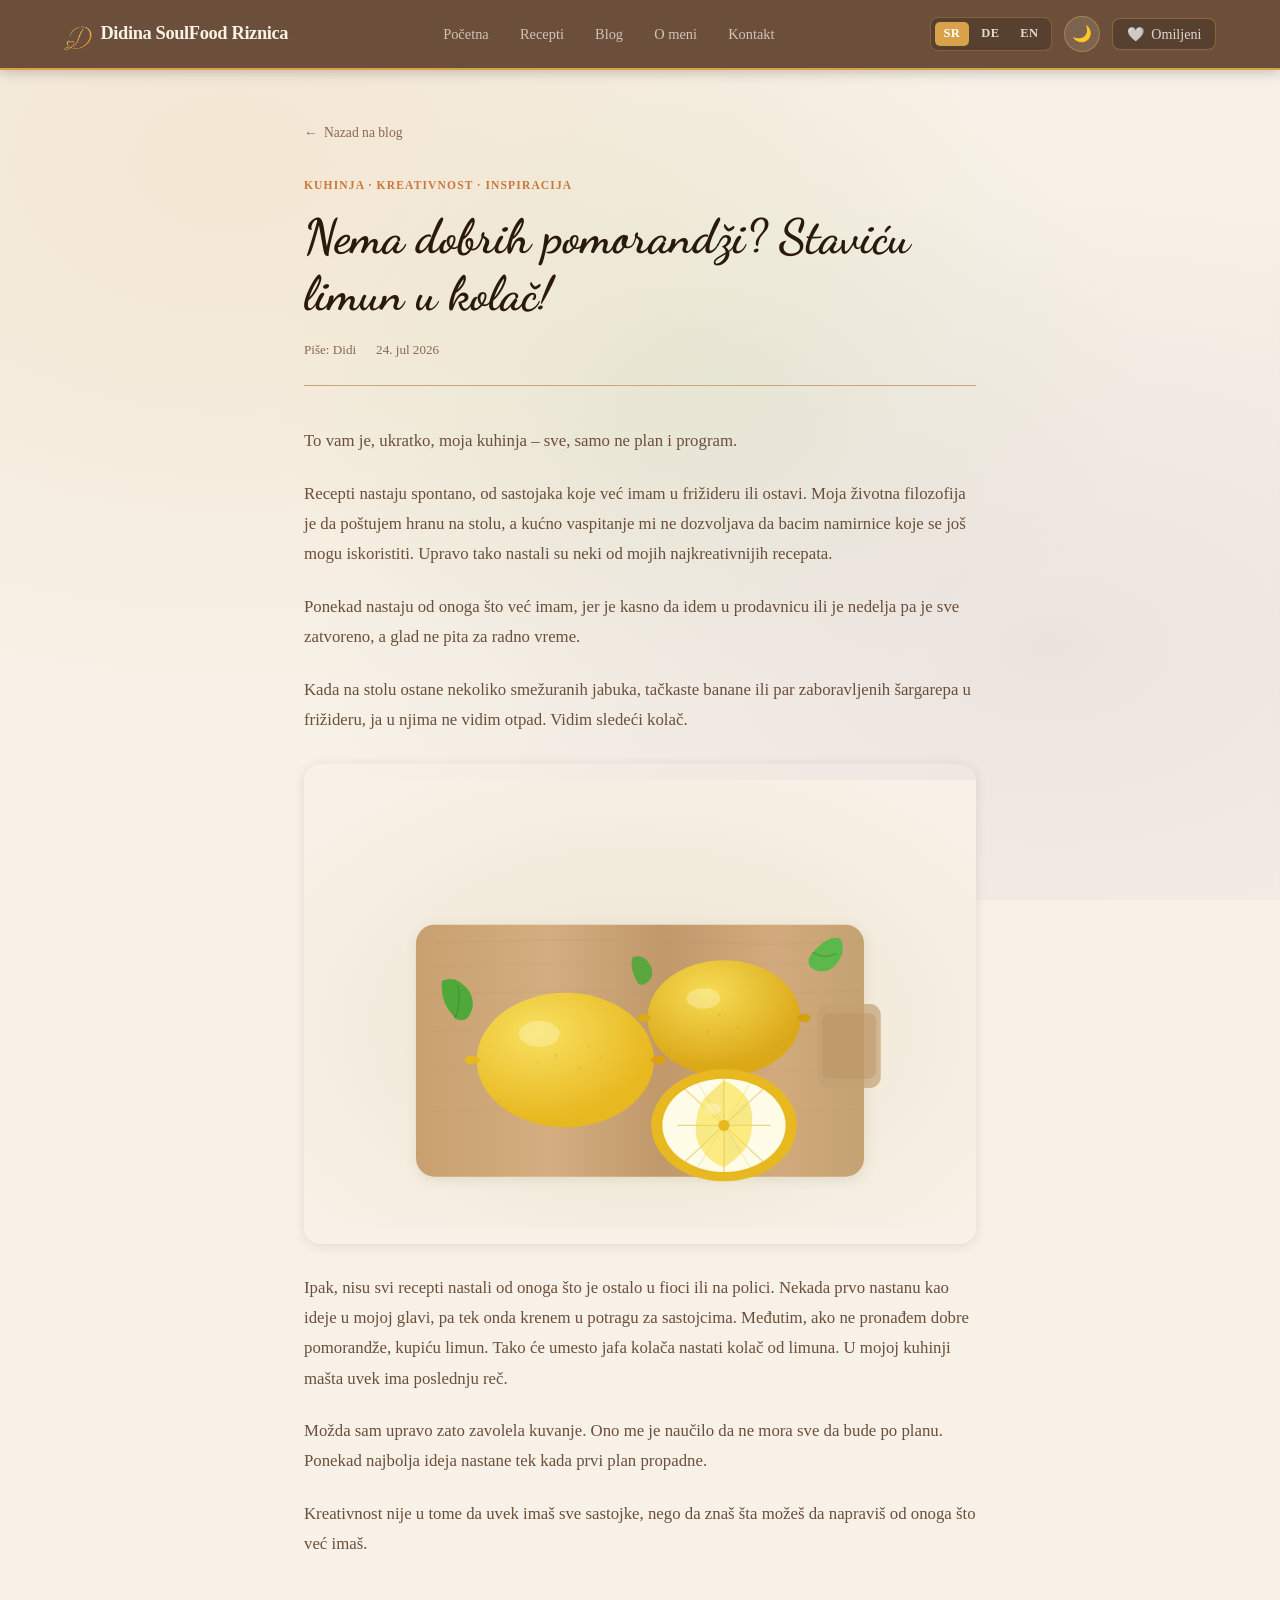
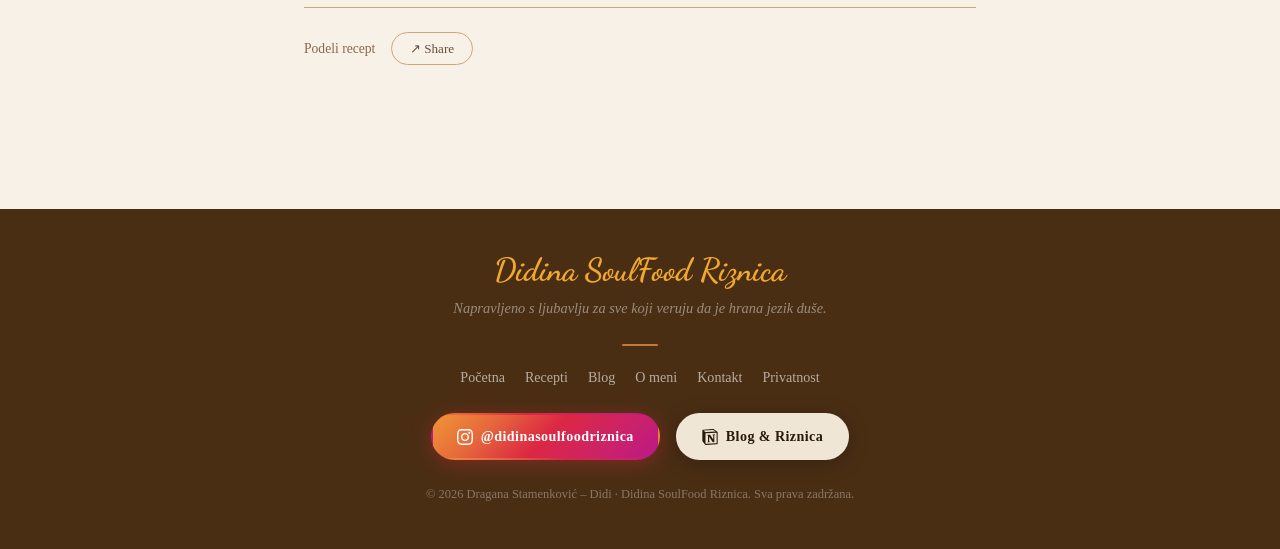
<file: blog/nema-dobrih-pomorandzi/index.html>
<!DOCTYPE html>
<html lang="sr">
<head>
  <meta charset="UTF-8">
  <meta name="viewport" content="width=device-width, initial-scale=1.0">
  <title>Nema dobrih pomorandži? Staviću limun u kolač! – Didina SoulFood Riznica</title>
  <meta name="description" content="To vam je, ukratko, moja kuhinja – sve, samo ne plan i program.">
  <meta name="author" content="Didi – Dragana Stamenković">
  <meta property="og:title" content="Nema dobrih pomorandži? Staviću limun u kolač! – Didina SoulFood Riznica">
  <meta property="og:description" content="To vam je, ukratko, moja kuhinja – sve, samo ne plan i program.">
  <meta property="og:type" content="article">
  <meta property="article:published_time" content="2026-07-24">
  <meta property="article:author" content="Didi">
  <script type="application/ld+json">
  {
    "@context": "https://schema.org",
    "@type": "BlogPosting",
    "headline": "Nema dobrih pomorandži? Staviću limun u kolač!",
    "author": { "@type": "Person", "name": "Didi – Dragana Stamenković" },
    "datePublished": "2026-07-24",
    "publisher": { "@type": "Organization", "name": "Didina SoulFood Riznica" }
  }
  </script>
  <link rel="preconnect" href="https://fonts.googleapis.com">
  <link rel="preconnect" href="https://fonts.gstatic.com" crossorigin>
  <link href="https://fonts.googleapis.com/css2?family=Dancing+Script:wght@700&display=swap" rel="stylesheet">
  <link rel="stylesheet" href="../../css/style.css?v=5">
  <link rel="stylesheet" href="../../css/responsive.css">
  <script>if(localStorage.getItem('didina-theme')==='dark'||(!localStorage.getItem('didina-theme')&&window.matchMedia('(prefers-color-scheme:dark)').matches))document.documentElement.classList.add('dark-mode');</script>
  <style>.site-header{background:#6B4F3A;border-bottom:2px solid #D8A14A;position:sticky;top:0;z-index:100}.nav-links a{color:rgba(247,241,231,.72);border-bottom:2px solid transparent}.nav-links a.active{color:#D8A14A;border-bottom-color:#D8A14A;font-weight:600}html.dark-mode .site-header{background:#1A1208}</style>
</head>
<body>

<header class="site-header">
  <nav class="nav-container">
    <a href="../../index.html" class="nav-logo" aria-label="Didina SoulFood Riznica">
      <img src="../../assets/images/logo.svg" alt="" class="nav-logo-img" aria-hidden="true">
      <span class="nav-logo-main">Didina SoulFood Riznica</span>
    </a>
    <button class="hamburger" id="hamburger" aria-label="Meni" aria-expanded="false">
      <span class="hamburger-line"></span>
      <span class="hamburger-line"></span>
      <span class="hamburger-line"></span>
    </button>
    <ul class="nav-links" id="navLinks">
      <li><a href="../../index.html"   data-i18n="nav_home">Početna</a></li>
      <li><a href="../../recipes.html" data-i18n="nav_recipes">Recepti</a></li>
      <li><a href="../../blog.html"    class="active" data-i18n="nav_blog">Blog</a></li>
      <li><a href="../../about.html"   data-i18n="nav_about">O meni</a></li>
      <li><a href="../../contact.html" data-i18n="nav_contact">Kontakt</a></li>
    </ul>
    <div class="nav-right">
      <div class="lang-switcher">
        <button class="lang-btn active" data-lang="sr">SR</button>
        <button class="lang-btn"        data-lang="de">DE</button>
        <button class="lang-btn"        data-lang="en">EN</button>
      </div>
      <button class="theme-toggle" aria-label="Toggle theme">🌙</button>
      <button class="favorites-btn">
        🤍 <span class="favorites-btn-label" data-i18n="nav_favorites">Omiljeni</span>
        <span class="fav-count">0</span>
      </button>
    </div>
  </nav>
</header>

<main>
  <article class="blog-post">

    <a href="../../blog.html" class="blog-post-back">← <span data-i18n="blog_back">Nazad na blog</span></a>

    <!-- SR -->
    <div data-lang-content="sr">
      <div class="blog-post-tag">Kuhinja · Kreativnost · Inspiracija</div>
      <h1 class="blog-post-title">Nema dobrih pomorandži? Staviću limun u kolač!</h1>
      <div class="blog-post-meta">
        <span>Piše: Didi</span>
        <span>24. jul 2026</span>
      </div>
      <div class="blog-post-body">
        <p>To vam je, ukratko, moja kuhinja – sve, samo ne plan i program.</p>
        <p>Recepti nastaju spontano, od sastojaka koje već imam u frižideru ili ostavi. Moja životna filozofija je da poštujem hranu na stolu, a kućno vaspitanje mi ne dozvoljava da bacim namirnice koje se još mogu iskoristiti. Upravo tako nastali su neki od mojih najkreativnijih recepata.</p>
        <p>Ponekad nastaju od onoga što već imam, jer je kasno da idem u prodavnicu ili je nedelja pa je sve zatvoreno, a glad ne pita za radno vreme.</p>
        <p>Kada na stolu ostane nekoliko smežuranih jabuka, tačkaste banane ili par zaboravljenih šargarepa u frižideru, ja u njima ne vidim otpad. Vidim sledeći kolač.</p>
        <figure class="blog-figure">
          <img src="../../assets/images/blog/nema-dobrih-pomorandzi-hero.svg"
               alt="Sveži limuni na drvenoj dasci — improvizacija u kuhinji"
               class="blog-img" loading="lazy" width="720" height="480">
        </figure>
        <p>Ipak, nisu svi recepti nastali od onoga što je ostalo u fioci ili na polici. Nekada prvo nastanu kao ideje u mojoj glavi, pa tek onda krenem u potragu za sastojcima. Međutim, ako ne pronađem dobre pomorandže, kupiću limun. Tako će umesto jafa kolača nastati kolač od limuna. U mojoj kuhinji mašta uvek ima poslednju reč.</p>
        <p>Možda sam upravo zato zavolela kuvanje. Ono me je naučilo da ne mora sve da bude po planu. Ponekad najbolja ideja nastane tek kada prvi plan propadne.</p>
        <p>Kreativnost nije u tome da uvek imaš sve sastojke, nego da znaš šta možeš da napraviš od onoga što već imaš.</p>
      </div>
    </div>

    <!-- DE -->
    <div data-lang-content="de" hidden>
      <div class="blog-post-tag">Küche · Kreativität · Inspiration</div>
      <h1 class="blog-post-title">Keine guten Orangen? Dann kommt Zitrone in den Kuchen!</h1>
      <div class="blog-post-meta">
        <span>Von Didi</span>
        <span>24. Juli 2026</span>
      </div>
      <div class="blog-post-body">
        <p>Das, kurz gesagt, ist meine Küche – alles, nur kein Plan.</p>
        <p>Rezepte entstehen spontan, aus Zutaten, die ich bereits im Kühlschrank oder in der Vorratskammer habe. Meine Lebensphilosophie ist es, das Essen auf dem Tisch zu respektieren, und meine Erziehung erlaubt mir nicht, Lebensmittel wegzuwerfen, die noch verwendet werden können. Genau so sind einige meiner kreativsten Rezepte entstanden.</p>
        <p>Manchmal entstehen sie aus dem, was ich schon habe, weil es zu spät ist, in den Laden zu gehen, oder weil Sonntag ist und alles geschlossen ist – der Hunger fragt nicht nach Öffnungszeiten.</p>
        <p>Wenn auf dem Tisch ein paar runzlige Äpfel, gefleckte Bananen oder ein paar vergessene Karotten im Kühlschrank übrig bleiben, sehe ich darin keinen Abfall. Ich sehe den nächsten Kuchen.</p>
        <figure class="blog-figure">
          <img src="../../assets/images/blog/nema-dobrih-pomorandzi-hero.svg"
               alt="Frische Zitronen auf einem Holzbrett — Improvisation in der Küche"
               class="blog-img" loading="lazy" width="720" height="480">
        </figure>
        <p>Trotzdem sind nicht alle Rezepte aus dem entstanden, was in der Schublade oder im Regal übrig blieb. Manchmal entstehen sie zuerst als Ideen in meinem Kopf, und erst dann mache ich mich auf die Suche nach den Zutaten. Wenn ich aber keine guten Orangen finde, kaufe ich eine Zitrone. So entsteht anstelle eines Jaffa-Kuchens ein Zitronenkuchen. In meiner Küche hat die Fantasie immer das letzte Wort.</p>
        <p>Vielleicht habe ich deshalb das Kochen so lieben gelernt. Es hat mir beigebracht, dass nicht alles nach Plan laufen muss. Manchmal entsteht die beste Idee erst, wenn der erste Plan gescheitert ist.</p>
        <p>Kreativität bedeutet nicht, immer alle Zutaten zu haben, sondern zu wissen, was man aus dem machen kann, was man bereits hat.</p>
      </div>
    </div>

    <!-- EN -->
    <div data-lang-content="en" hidden>
      <div class="blog-post-tag">Kitchen · Creativity · Inspiration</div>
      <h1 class="blog-post-title">No good oranges? I'll put lemon in the cake instead!</h1>
      <div class="blog-post-meta">
        <span>By Didi</span>
        <span>24 July 2026</span>
      </div>
      <div class="blog-post-body">
        <p>That, in a nutshell, is my kitchen — anything but a plan.</p>
        <p>Recipes come together spontaneously, from ingredients I already have in the fridge or pantry. My life philosophy is to respect the food on the table, and my upbringing won't let me throw away ingredients that can still be used. That's exactly how some of my most creative recipes were born.</p>
        <p>Sometimes they come from what I already have, because it's too late to go to the shop, or it's Sunday and everything is closed — hunger doesn't check opening hours.</p>
        <p>When a few wrinkled apples, spotty bananas, or a handful of forgotten carrots are left on the counter, I don't see waste. I see the next cake.</p>
        <figure class="blog-figure">
          <img src="../../assets/images/blog/nema-dobrih-pomorandzi-hero.svg"
               alt="Fresh lemons on a wooden board — kitchen improvisation"
               class="blog-img" loading="lazy" width="720" height="480">
        </figure>
        <p>That said, not all recipes were born from leftovers sitting in a drawer or on a shelf. Sometimes they start as ideas in my head first, and only then do I go looking for ingredients. But if I can't find good oranges, I'll buy a lemon instead. So instead of a jaffa cake, a lemon cake is born. In my kitchen, imagination always has the last word.</p>
        <p>Maybe that's why I fell in love with cooking. It taught me that not everything has to go according to plan. Sometimes the best idea only comes after the first plan falls apart.</p>
        <p>Creativity isn't about always having every ingredient — it's about knowing what you can make from what you already have.</p>
      </div>
    </div>

    <div class="blog-post-share">
      <span data-i18n="share_recipe">Podeli</span>
      <button class="modal-share-btn" id="shareBtn" style="margin:0">↗ Share</button>
    </div>

  </article>
</main>

<footer class="site-footer">
  <div class="footer-content">
    <div class="footer-logo">Didina SoulFood Riznica</div>
    <p class="footer-tagline" data-i18n="footer_text">Napravljeno s ljubavlju za sve koji veruju da je hrana jezik duše.</p>
    <div class="footer-divider"></div>
    <nav class="footer-nav">
      <a href="../../index.html"   data-i18n="nav_home">Početna</a>
      <a href="../../recipes.html" data-i18n="nav_recipes">Recepti</a>
      <a href="../../blog.html"    data-i18n="nav_blog">Blog</a>
      <a href="../../about.html"   data-i18n="nav_about">O meni</a>
      <a href="../../contact.html" data-i18n="nav_contact">Kontakt</a>
      <a href="../../privacy.html" data-i18n="nav_privacy">Privatnost</a>
    </nav>
    <div class="footer-social">
      <a href="https://www.instagram.com/didinasoulfoodriznica" target="_blank" rel="noopener" class="footer-social-link">
        <svg width="16" height="16" viewBox="0 0 24 24" fill="currentColor"><path d="M12 2.163c3.204 0 3.584.012 4.85.07 3.252.148 4.771 1.691 4.919 4.919.058 1.265.069 1.645.069 4.849 0 3.205-.012 3.584-.069 4.849-.149 3.225-1.664 4.771-4.919 4.919-1.266.058-1.644.07-4.85.07-3.204 0-3.584-.012-4.849-.07-3.26-.149-4.771-1.699-4.919-4.92-.058-1.265-.07-1.644-.07-4.849 0-3.204.013-3.583.07-4.849.149-3.227 1.664-4.771 4.919-4.919 1.266-.057 1.645-.069 4.849-.069zm0-2.163c-3.259 0-3.667.014-4.947.072-4.358.2-6.78 2.618-6.98 6.98-.059 1.281-.073 1.689-.073 4.948 0 3.259.014 3.668.072 4.948.2 4.358 2.618 6.78 6.98 6.98 1.281.058 1.689.072 4.948.072 3.259 0 3.668-.014 4.948-.072 4.354-.2 6.782-2.618 6.979-6.98.059-1.28.073-1.689.073-4.948 0-3.259-.014-3.667-.072-4.947-.196-4.354-2.617-6.78-6.979-6.98-1.281-.059-1.69-.073-4.949-.073zm0 5.838c-3.403 0-6.162 2.759-6.162 6.162s2.759 6.163 6.162 6.163 6.162-2.759 6.162-6.163c0-3.403-2.759-6.162-6.162-6.162zm0 10.162c-2.209 0-4-1.79-4-4 0-2.209 1.791-4 4-4s4 1.791 4 4c0 2.21-1.791 4-4 4zm6.406-11.845c-.796 0-1.441.645-1.441 1.44s.645 1.44 1.441 1.44c.795 0 1.439-.645 1.439-1.44s-.644-1.44-1.439-1.44z"/></svg>
        @didinasoulfoodriznica
      </a>
      <a href="https://amber-loan-581.notion.site/Didina-SoulFood-Riznica-fd2eeb0080ae82a4bae70139f81310b3?pvs=73" target="_blank" rel="noopener" class="footer-social-link">
        <svg width="16" height="16" viewBox="0 0 24 24" fill="currentColor"><path d="M4.459 4.208c.746.606 1.026.56 2.428.466l13.215-.793c.28 0 .047-.28-.046-.326L17.86 1.968c-.42-.326-.981-.7-2.055-.607L3.01 2.295c-.466.046-.56.28-.374.466zm.793 3.08v13.904c0 .747.373 1.027 1.214.98l14.523-.84c.841-.046.935-.56.935-1.167V6.354c0-.606-.233-.933-.748-.887l-15.177.887c-.56.047-.747.327-.747.933zm14.337.745c.093.42 0 .84-.42.888l-.7.14v10.264c-.608.327-1.168.514-1.635.514-.748 0-.935-.234-1.495-.933l-4.577-7.186v6.952L12.21 19s0 .84-1.168.84l-3.222.186c-.093-.186 0-.653.327-.746l.84-.233V9.854L7.822 9.76c-.094-.42.14-1.026.793-1.073l3.456-.233 4.764 7.279v-6.44l-1.215-.14c-.093-.514.28-.887.747-.933zM1.936 1.035l13.31-.98c1.634-.14 2.055-.047 3.082.7l4.249 2.986c.7.513.934.653.934 1.213v16.378c0 1.026-.373 1.634-1.68 1.726l-15.458.934c-.98.047-1.448-.093-1.962-.747l-3.129-4.06c-.56-.747-.793-1.306-.793-1.96V2.667c0-.839.374-1.54 1.447-1.632z"/></svg>
        Blog &amp; Riznica
      </a>
    </div>
    <p class="footer-copy">© 2026 Dragana Stamenković – Didi · Didina SoulFood Riznica. <span data-i18n="footer_rights">Sva prava zadržana.</span></p>
  </div>
</footer>

<aside class="favorites-panel" id="favoritesPanel">
  <div class="favorites-panel-header">
    <span class="favorites-panel-title" data-i18n="favorites_title">Moji omiljeni recepti</span>
    <button class="close-favorites-btn" id="closeFavPanel">×</button>
  </div>
  <div class="favorites-list" id="favoritesList"></div>
</aside>

<div class="modal-overlay" id="modalOverlay" role="dialog" aria-modal="true" aria-labelledby="modalTitle">
  <div class="modal" tabindex="-1">
    <div class="modal-header">
      <button class="modal-close" id="closeModal" aria-label="Zatvori">×</button>
      <div class="modal-category-badge" id="modalCategory"></div>
      <h2 class="modal-title" id="modalTitle"></h2>
      <p class="modal-subtitle" id="modalSubtitle"></p>
      <div class="modal-meta-item" id="modalTime"></div>
    </div>
    <div class="modal-body">
      <blockquote class="modal-comment" id="modalComment" hidden></blockquote>
      <h3 class="modal-section-title" data-i18n="ingredients">Sastojci</h3>
      <ul class="ingredients-list" id="modalIngredients"></ul>
      <h3 class="modal-section-title" data-i18n="instructions">Priprema</h3>
      <ol class="instructions-list" id="modalInstructions"></ol>
      <button class="modal-fav-btn" id="modalFavBtn">🤍 <span data-i18n="add_favorite">Dodaj u omiljene</span></button>
      <button class="modal-share-btn" id="modalShareBtn">↗ <span data-i18n="share_recipe">Podeli recept</span></button>
    </div>
  </div>
</div>

<script src="../../js/translations.js?v=3"></script>
<script src="../../js/recipes-data.js?v=2"></script>
<script src="../../js/main.js?v=3"></script>
<script>
  document.getElementById('shareBtn')?.addEventListener('click', () => {
    if (navigator.share) {
      navigator.share({ title: document.title, url: location.href });
    } else {
      navigator.clipboard.writeText(location.href);
    }
  });
</script>
</body>
</html>
</file>
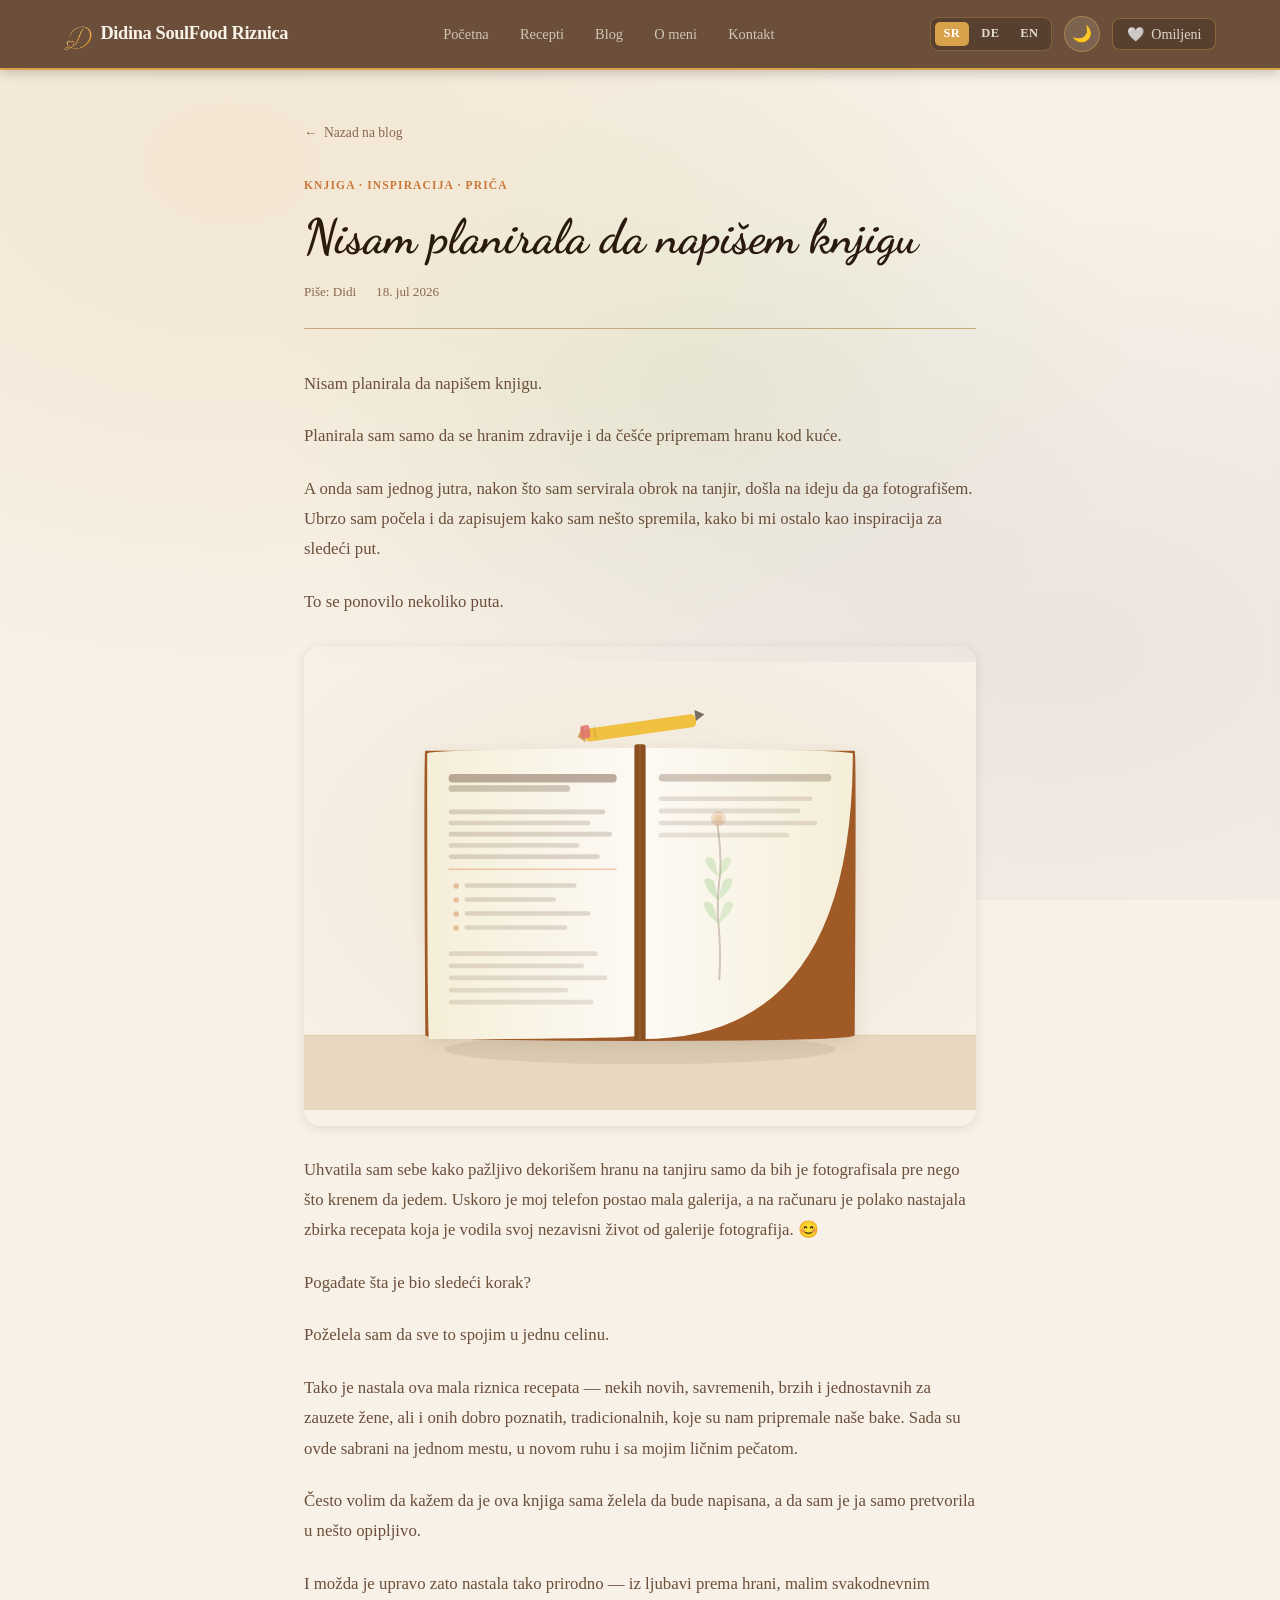
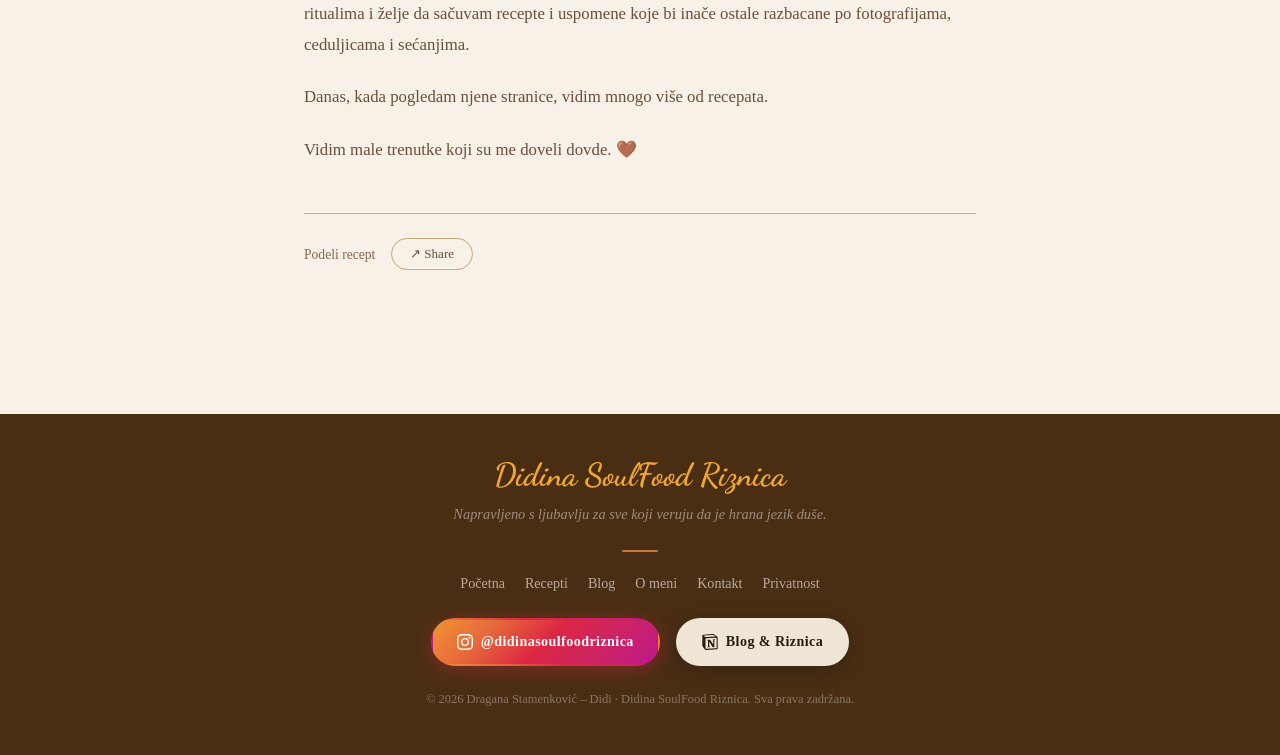
<file: blog/nisam-planirala-da-napisem-knjigu/index.html>
<!DOCTYPE html>
<html lang="sr">
<head>
  <meta charset="UTF-8">
  <meta name="viewport" content="width=device-width, initial-scale=1.0">
  <title>Nisam planirala da napišem knjigu – Didina SoulFood Riznica</title>
  <meta name="description" content="Planirala sam samo da se hranim zdravije i da češće pripremam hranu kod kuće.">
  <meta name="author" content="Didi – Dragana Stamenković">
  <meta property="og:title" content="Nisam planirala da napišem knjigu – Didina SoulFood Riznica">
  <meta property="og:description" content="Planirala sam samo da se hranim zdravije i da češće pripremam hranu kod kuće.">
  <meta property="og:type" content="article">
  <meta property="article:published_time" content="2026-07-18">
  <meta property="article:author" content="Didi">
  <script type="application/ld+json">
  {
    "@context": "https://schema.org",
    "@type": "BlogPosting",
    "headline": "Nisam planirala da napišem knjigu",
    "author": { "@type": "Person", "name": "Didi – Dragana Stamenković" },
    "datePublished": "2026-07-18",
    "publisher": { "@type": "Organization", "name": "Didina SoulFood Riznica" }
  }
  </script>
  <link rel="preconnect" href="https://fonts.googleapis.com">
  <link rel="preconnect" href="https://fonts.gstatic.com" crossorigin>
  <link href="https://fonts.googleapis.com/css2?family=Dancing+Script:wght@700&display=swap" rel="stylesheet">
  <link rel="stylesheet" href="../../css/style.css?v=5">
  <link rel="stylesheet" href="../../css/responsive.css">
  <script>if(localStorage.getItem('didina-theme')==='dark'||(!localStorage.getItem('didina-theme')&&window.matchMedia('(prefers-color-scheme:dark)').matches))document.documentElement.classList.add('dark-mode');</script>
  <style>.site-header{background:#6B4F3A;border-bottom:2px solid #D8A14A;position:sticky;top:0;z-index:100}.nav-links a{color:rgba(247,241,231,.72);border-bottom:2px solid transparent}.nav-links a.active{color:#D8A14A;border-bottom-color:#D8A14A;font-weight:600}html.dark-mode .site-header{background:#1A1208}</style>
</head>
<body>

<header class="site-header">
  <nav class="nav-container">
    <a href="../../index.html" class="nav-logo" aria-label="Didina SoulFood Riznica">
      <img src="../../assets/images/logo.svg" alt="" class="nav-logo-img" aria-hidden="true">
      <span class="nav-logo-main">Didina SoulFood Riznica</span>
    </a>
    <button class="hamburger" id="hamburger" aria-label="Meni" aria-expanded="false">
      <span class="hamburger-line"></span>
      <span class="hamburger-line"></span>
      <span class="hamburger-line"></span>
    </button>
    <ul class="nav-links" id="navLinks">
      <li><a href="../../index.html"   data-i18n="nav_home">Početna</a></li>
      <li><a href="../../recipes.html" data-i18n="nav_recipes">Recepti</a></li>
      <li><a href="../../blog.html"    class="active" data-i18n="nav_blog">Blog</a></li>
      <li><a href="../../about.html"   data-i18n="nav_about">O meni</a></li>
      <li><a href="../../contact.html" data-i18n="nav_contact">Kontakt</a></li>
    </ul>
    <div class="nav-right">
      <div class="lang-switcher">
        <button class="lang-btn active" data-lang="sr">SR</button>
        <button class="lang-btn"        data-lang="de">DE</button>
        <button class="lang-btn"        data-lang="en">EN</button>
      </div>
      <button class="theme-toggle" aria-label="Toggle theme">🌙</button>
      <button class="favorites-btn">
        🤍 <span class="favorites-btn-label" data-i18n="nav_favorites">Omiljeni</span>
        <span class="fav-count">0</span>
      </button>
    </div>
  </nav>
</header>

<main>
  <article class="blog-post">

    <a href="../../blog.html" class="blog-post-back">← <span data-i18n="blog_back">Nazad na blog</span></a>

    <!-- SR -->
    <div data-lang-content="sr">
      <div class="blog-post-tag">Knjiga · Inspiracija · Priča</div>
      <h1 class="blog-post-title">Nisam planirala da napišem knjigu</h1>
      <div class="blog-post-meta">
        <span>Piše: Didi</span>
        <span>18. jul 2026</span>
      </div>
      <div class="blog-post-body">
        <p>Nisam planirala da napišem knjigu.</p>
        <p>Planirala sam samo da se hranim zdravije i da češće pripremam hranu kod kuće.</p>
        <p>A onda sam jednog jutra, nakon što sam servirala obrok na tanjir, došla na ideju da ga fotografišem. Ubrzo sam počela i da zapisujem kako sam nešto spremila, kako bi mi ostalo kao inspiracija za sledeći put.</p>
        <p>To se ponovilo nekoliko puta.</p>
        <figure class="blog-figure">
          <img src="../../assets/images/blog/nisam-planirala-da-napisem-knjigu-hero.svg"
               alt="Otvorena sveska sa receptima i olovkom na kuhinjskom stolu"
               class="blog-img" loading="lazy" width="720" height="480">
        </figure>
        <p>Uhvatila sam sebe kako pažljivo dekorišem hranu na tanjiru samo da bih je fotografisala pre nego što krenem da jedem. Uskoro je moj telefon postao mala galerija, a na računaru je polako nastajala zbirka recepata koja je vodila svoj nezavisni život od galerije fotografija. 😊</p>
        <p>Pogađate šta je bio sledeći korak?</p>
        <p>Poželela sam da sve to spojim u jednu celinu.</p>
        <p>Tako je nastala ova mala riznica recepata — nekih novih, savremenih, brzih i jednostavnih za zauzete žene, ali i onih dobro poznatih, tradicionalnih, koje su nam pripremale naše bake. Sada su ovde sabrani na jednom mestu, u novom ruhu i sa mojim ličnim pečatom.</p>
        <p>Često volim da kažem da je ova knjiga sama želela da bude napisana, a da sam je ja samo pretvorila u nešto opipljivo.</p>
        <p>I možda je upravo zato nastala tako prirodno — iz ljubavi prema hrani, malim svakodnevnim ritualima i želje da sačuvam recepte i uspomene koje bi inače ostale razbacane po fotografijama, ceduljicama i sećanjima.</p>
        <p>Danas, kada pogledam njene stranice, vidim mnogo više od recepata.</p>
        <p>Vidim male trenutke koji su me doveli dovde. 🤎</p>
      </div>
    </div>

    <!-- DE -->
    <div data-lang-content="de" hidden>
      <div class="blog-post-tag">Buch · Inspiration · Geschichte</div>
      <h1 class="blog-post-title">Ich hatte nie geplant, ein Buch zu schreiben</h1>
      <div class="blog-post-meta">
        <span>Von Didi</span>
        <span>18. Juli 2026</span>
      </div>
      <div class="blog-post-body">
        <p>Ich hatte nie geplant, ein Buch zu schreiben.</p>
        <p>Ich hatte nur geplant, mich gesünder zu ernähren und öfter zu Hause zu kochen.</p>
        <p>Doch dann kam eines Morgens, nachdem ich eine Mahlzeit auf den Teller serviert hatte, die Idee, sie zu fotografieren. Bald begann ich auch aufzuschreiben, wie ich etwas zubereitet hatte – als Inspiration für das nächste Mal.</p>
        <p>Das wiederholte sich mehrmals.</p>
        <figure class="blog-figure">
          <img src="../../assets/images/blog/nisam-planirala-da-napisem-knjigu-hero.svg"
               alt="Ein offenes Rezeptheft mit Stift auf dem Küchentisch"
               class="blog-img" loading="lazy" width="720" height="480">
        </figure>
        <p>Ich ertappte mich dabei, wie ich das Essen sorgfältig auf dem Teller dekorierte, nur um es zu fotografieren, bevor ich anfing zu essen. Mein Telefon wurde zu einer kleinen Galerie, und auf dem Computer entstand langsam eine Rezeptsammlung, die ihr eigenes unabhängiges Leben von der Fotogalerie führte. 😊</p>
        <p>Ihr ahnt, was der nächste Schritt war?</p>
        <p>Ich wollte alles zu einem Ganzen zusammenführen.</p>
        <p>So entstand diese kleine Schatzkiste mit Rezepten — einige neu, zeitgemäß, schnell und einfach für vielbeschäftigte Frauen, aber auch altbekannte, traditionelle, die uns unsere Großmütter zubereitet haben. Jetzt sind sie hier an einem Ort versammelt, in neuem Gewand und mit meiner persönlichen Note.</p>
        <p>Oft sage ich gerne, dass dieses Buch selbst geschrieben werden wollte, und dass ich es nur in etwas Greifbares verwandelt habe.</p>
        <p>Und vielleicht ist es deshalb so natürlich entstanden — aus der Liebe zum Essen, kleinen alltäglichen Ritualen und dem Wunsch, Rezepte und Erinnerungen zu bewahren, die sonst über Fotos, Zettel und Gedanken verstreut geblieben wären.</p>
        <p>Wenn ich heute auf ihre Seiten schaue, sehe ich viel mehr als Rezepte.</p>
        <p>Ich sehe die kleinen Momente, die mich hierher geführt haben. 🤎</p>
      </div>
    </div>

    <!-- EN -->
    <div data-lang-content="en" hidden>
      <div class="blog-post-tag">Book · Inspiration · Story</div>
      <h1 class="blog-post-title">I never planned to write a book</h1>
      <div class="blog-post-meta">
        <span>By Didi</span>
        <span>18 July 2026</span>
      </div>
      <div class="blog-post-body">
        <p>I never planned to write a book.</p>
        <p>I just planned to eat healthier and cook at home more often.</p>
        <p>But then one morning, after serving a meal onto a plate, I got the idea to photograph it. I soon started writing down how I had prepared something — as inspiration for next time.</p>
        <p>This repeated itself several times.</p>
        <figure class="blog-figure">
          <img src="../../assets/images/blog/nisam-planirala-da-napisem-knjigu-hero.svg"
               alt="An open recipe notebook with a pencil resting on the kitchen table"
               class="blog-img" loading="lazy" width="720" height="480">
        </figure>
        <p>I caught myself carefully decorating the food on the plate just to photograph it before I started eating. My phone became a little gallery, and on the computer a collection of recipes slowly took shape, living its own independent life from the photo gallery. 😊</p>
        <p>Can you guess what the next step was?</p>
        <p>I wanted to bring it all together into one thing.</p>
        <p>That's how this little treasury of recipes came to be — some new, modern, quick and simple for busy women, but also familiar, traditional ones that our grandmothers used to make for us. Now they are gathered here in one place, in a new guise and with my personal touch.</p>
        <p>I often like to say that this book wanted to be written itself, and that I just turned it into something tangible.</p>
        <p>And perhaps that's why it came about so naturally — from the love of food, small everyday rituals and the desire to preserve recipes and memories that would otherwise have remained scattered across photos, notes and memories.</p>
        <p>Today, when I look at its pages, I see much more than recipes.</p>
        <p>I see the small moments that brought me here. 🤎</p>
      </div>
    </div>

    <div class="blog-post-share">
      <span data-i18n="share_recipe">Podeli</span>
      <button class="modal-share-btn" id="shareBtn" style="margin:0">↗ Share</button>
    </div>

  </article>
</main>

<footer class="site-footer">
  <div class="footer-content">
    <div class="footer-logo">Didina SoulFood Riznica</div>
    <p class="footer-tagline" data-i18n="footer_text">Napravljeno s ljubavlju za sve koji veruju da je hrana jezik duše.</p>
    <div class="footer-divider"></div>
    <nav class="footer-nav">
      <a href="../../index.html"   data-i18n="nav_home">Početna</a>
      <a href="../../recipes.html" data-i18n="nav_recipes">Recepti</a>
      <a href="../../blog.html"    data-i18n="nav_blog">Blog</a>
      <a href="../../about.html"   data-i18n="nav_about">O meni</a>
      <a href="../../contact.html" data-i18n="nav_contact">Kontakt</a>
      <a href="../../privacy.html" data-i18n="nav_privacy">Privatnost</a>
    </nav>
    <div class="footer-social">
      <a href="https://www.instagram.com/didinasoulfoodriznica" target="_blank" rel="noopener" class="footer-social-link">
        <svg width="16" height="16" viewBox="0 0 24 24" fill="currentColor"><path d="M12 2.163c3.204 0 3.584.012 4.85.07 3.252.148 4.771 1.691 4.919 4.919.058 1.265.069 1.645.069 4.849 0 3.205-.012 3.584-.069 4.849-.149 3.225-1.664 4.771-4.919 4.919-1.266.058-1.644.07-4.85.07-3.204 0-3.584-.012-4.849-.07-3.26-.149-4.771-1.699-4.919-4.92-.058-1.265-.07-1.644-.07-4.849 0-3.204.013-3.583.07-4.849.149-3.227 1.664-4.771 4.919-4.919 1.266-.057 1.645-.069 4.849-.069zm0-2.163c-3.259 0-3.667.014-4.947.072-4.358.2-6.78 2.618-6.98 6.98-.059 1.281-.073 1.689-.073 4.948 0 3.259.014 3.668.072 4.948.2 4.358 2.618 6.78 6.98 6.98 1.281.058 1.689.072 4.948.072 3.259 0 3.668-.014 4.948-.072 4.354-.2 6.782-2.618 6.979-6.98.059-1.28.073-1.689.073-4.948 0-3.259-.014-3.667-.072-4.947-.196-4.354-2.617-6.78-6.979-6.98-1.281-.059-1.69-.073-4.949-.073zm0 5.838c-3.403 0-6.162 2.759-6.162 6.162s2.759 6.163 6.162 6.163 6.162-2.759 6.162-6.163c0-3.403-2.759-6.162-6.162-6.162zm0 10.162c-2.209 0-4-1.79-4-4 0-2.209 1.791-4 4-4s4 1.791 4 4c0 2.21-1.791 4-4 4zm6.406-11.845c-.796 0-1.441.645-1.441 1.44s.645 1.44 1.441 1.44c.795 0 1.439-.645 1.439-1.44s-.644-1.44-1.439-1.44z"/></svg>
        @didinasoulfoodriznica
      </a>
      <a href="https://amber-loan-581.notion.site/Didina-SoulFood-Riznica-fd2eeb0080ae82a4bae70139f81310b3?pvs=73" target="_blank" rel="noopener" class="footer-social-link">
        <svg width="16" height="16" viewBox="0 0 24 24" fill="currentColor"><path d="M4.459 4.208c.746.606 1.026.56 2.428.466l13.215-.793c.28 0 .047-.28-.046-.326L17.86 1.968c-.42-.326-.981-.7-2.055-.607L3.01 2.295c-.466.046-.56.28-.374.466zm.793 3.08v13.904c0 .747.373 1.027 1.214.98l14.523-.84c.841-.046.935-.56.935-1.167V6.354c0-.606-.233-.933-.748-.887l-15.177.887c-.56.047-.747.327-.747.933zm14.337.745c.093.42 0 .84-.42.888l-.7.14v10.264c-.608.327-1.168.514-1.635.514-.748 0-.935-.234-1.495-.933l-4.577-7.186v6.952L12.21 19s0 .84-1.168.84l-3.222.186c-.093-.186 0-.653.327-.746l.84-.233V9.854L7.822 9.76c-.094-.42.14-1.026.793-1.073l3.456-.233 4.764 7.279v-6.44l-1.215-.14c-.093-.514.28-.887.747-.933zM1.936 1.035l13.31-.98c1.634-.14 2.055-.047 3.082.7l4.249 2.986c.7.513.934.653.934 1.213v16.378c0 1.026-.373 1.634-1.68 1.726l-15.458.934c-.98.047-1.448-.093-1.962-.747l-3.129-4.06c-.56-.747-.793-1.306-.793-1.96V2.667c0-.839.374-1.54 1.447-1.632z"/></svg>
        Blog &amp; Riznica
      </a>
    </div>
    <p class="footer-copy">© 2026 Dragana Stamenković – Didi · Didina SoulFood Riznica. <span data-i18n="footer_rights">Sva prava zadržana.</span></p>
  </div>
</footer>

<aside class="favorites-panel" id="favoritesPanel">
  <div class="favorites-panel-header">
    <span class="favorites-panel-title" data-i18n="favorites_title">Moji omiljeni recepti</span>
    <button class="close-favorites-btn" id="closeFavPanel">×</button>
  </div>
  <div class="favorites-list" id="favoritesList"></div>
</aside>

<div class="modal-overlay" id="modalOverlay" role="dialog" aria-modal="true" aria-labelledby="modalTitle">
  <div class="modal" tabindex="-1">
    <div class="modal-header">
      <button class="modal-close" id="closeModal" aria-label="Zatvori">×</button>
      <div class="modal-category-badge" id="modalCategory"></div>
      <h2 class="modal-title" id="modalTitle"></h2>
      <p class="modal-subtitle" id="modalSubtitle"></p>
      <div class="modal-meta-item" id="modalTime"></div>
    </div>
    <div class="modal-body">
      <blockquote class="modal-comment" id="modalComment" hidden></blockquote>
      <h3 class="modal-section-title" data-i18n="ingredients">Sastojci</h3>
      <ul class="ingredients-list" id="modalIngredients"></ul>
      <h3 class="modal-section-title" data-i18n="instructions">Priprema</h3>
      <ol class="instructions-list" id="modalInstructions"></ol>
      <button class="modal-fav-btn" id="modalFavBtn">🤍 <span data-i18n="add_favorite">Dodaj u omiljene</span></button>
      <button class="modal-share-btn" id="modalShareBtn">↗ <span data-i18n="share_recipe">Podeli recept</span></button>
    </div>
  </div>
</div>

<script src="../../js/translations.js?v=3"></script>
<script src="../../js/recipes-data.js?v=2"></script>
<script src="../../js/main.js?v=3"></script>
<script>
  document.getElementById('shareBtn')?.addEventListener('click', () => {
    if (navigator.share) {
      navigator.share({ title: document.title, url: location.href });
    } else {
      navigator.clipboard.writeText(location.href);
    }
  });
</script>
</body>
</html>
</file>
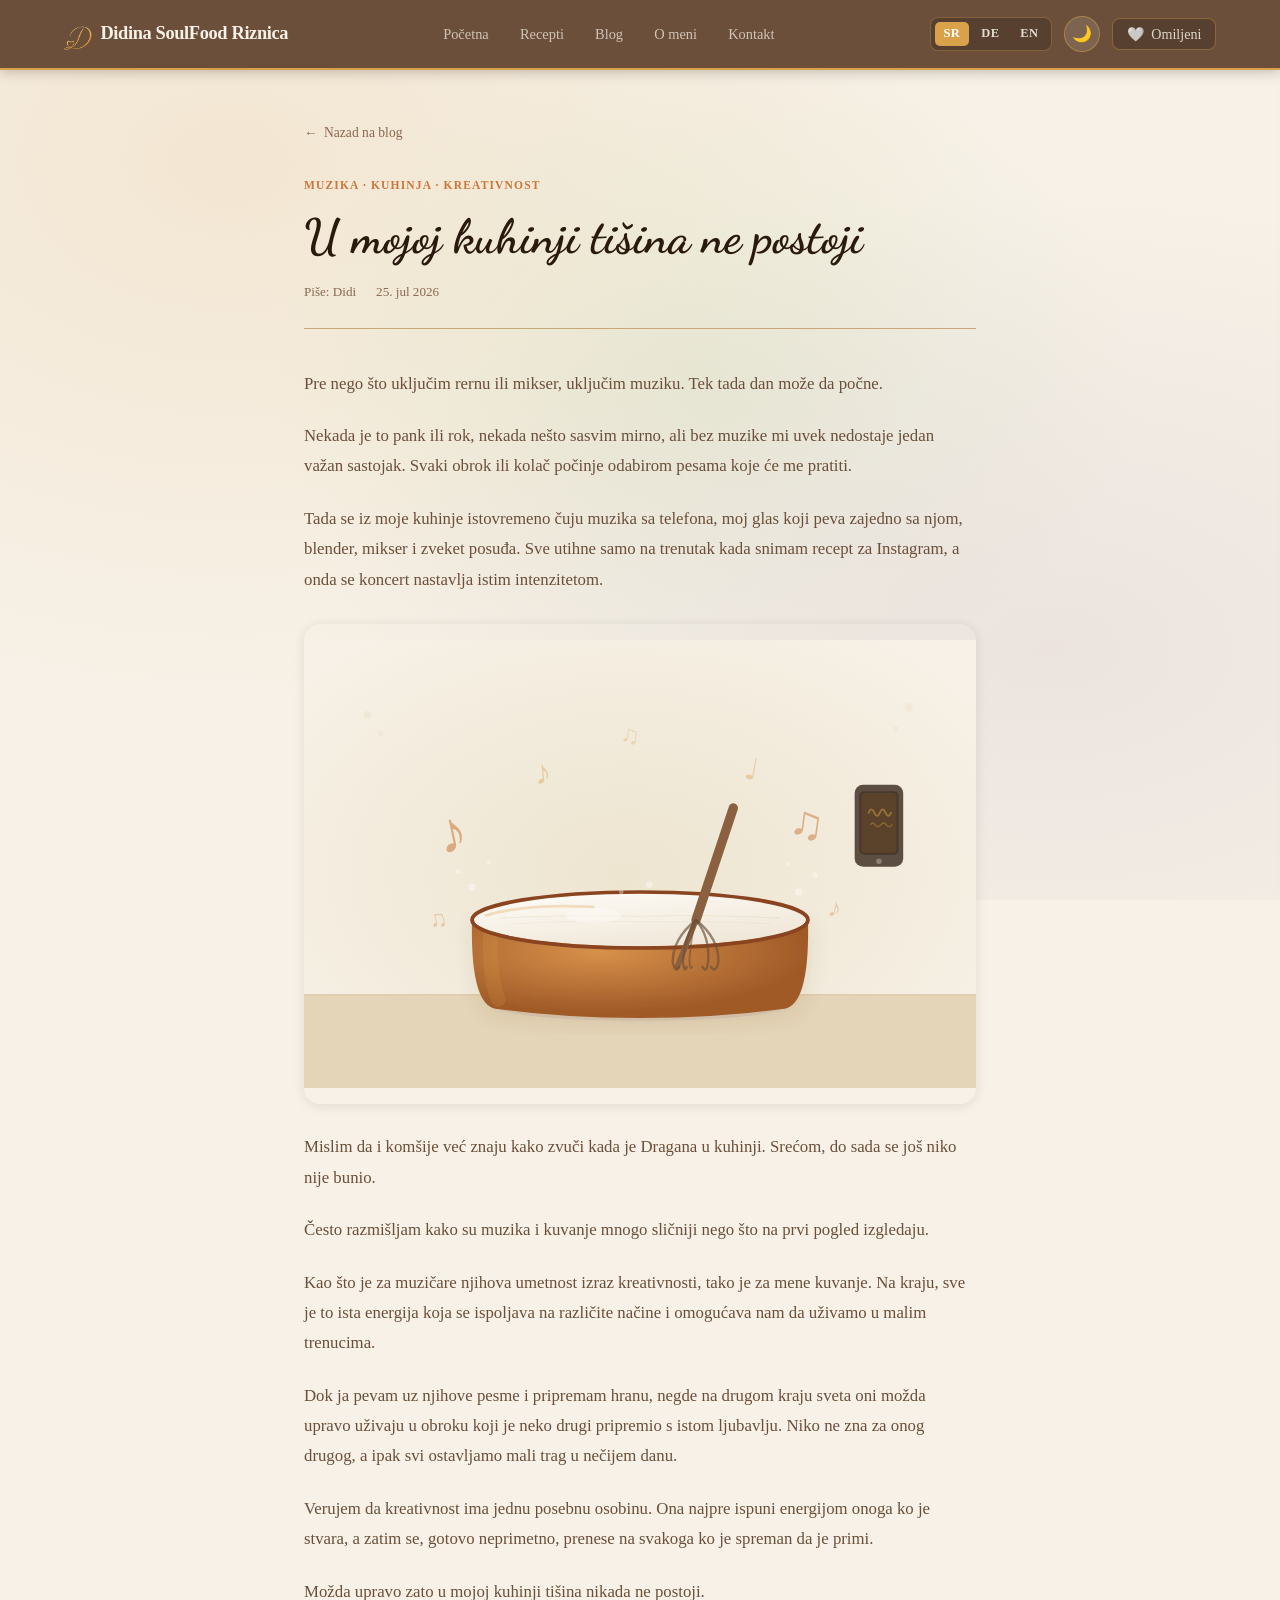
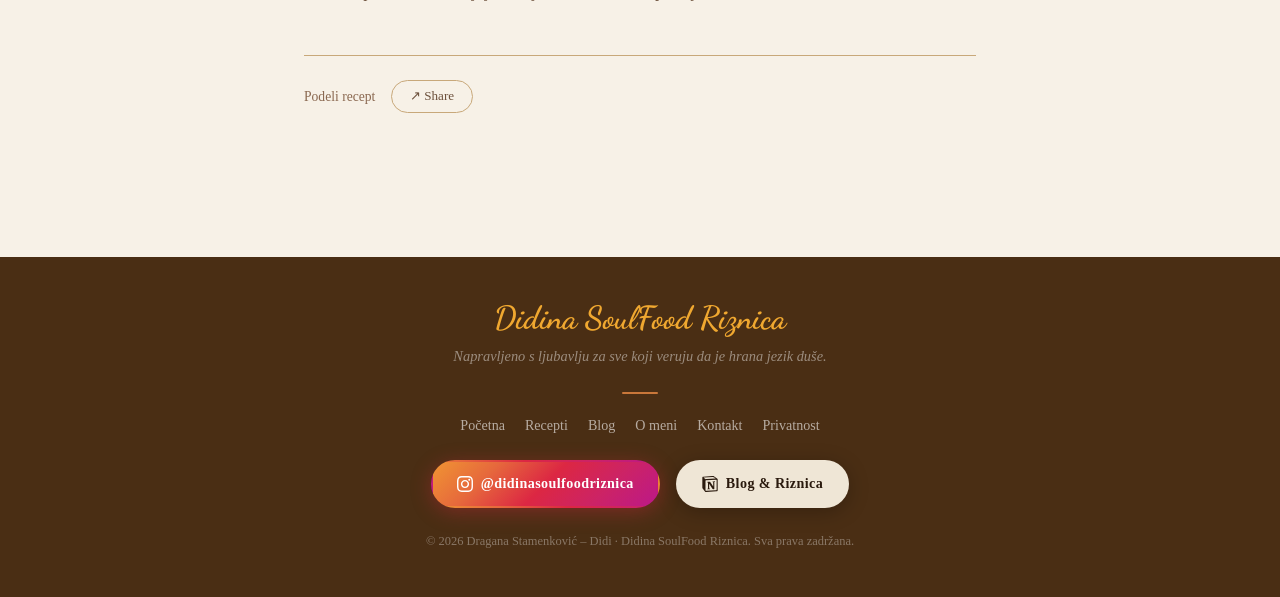
<file: blog/tisina-ne-postoji/index.html>
<!DOCTYPE html>
<html lang="sr">
<head>
  <meta charset="UTF-8">
  <meta name="viewport" content="width=device-width, initial-scale=1.0">
  <title>U mojoj kuhinji tišina ne postoji – Didina SoulFood Riznica</title>
  <meta name="description" content="Pre nego što uključim rernu ili mikser, uključim muziku. Tek tada dan može da počne.">
  <meta name="author" content="Didi – Dragana Stamenković">
  <meta property="og:title" content="U mojoj kuhinji tišina ne postoji – Didina SoulFood Riznica">
  <meta property="og:description" content="Pre nego što uključim rernu ili mikser, uključim muziku. Tek tada dan može da počne.">
  <meta property="og:type" content="article">
  <meta property="article:published_time" content="2026-07-25">
  <meta property="article:author" content="Didi">
  <script type="application/ld+json">
  {
    "@context": "https://schema.org",
    "@type": "BlogPosting",
    "headline": "U mojoj kuhinji tišina ne postoji",
    "author": { "@type": "Person", "name": "Didi – Dragana Stamenković" },
    "datePublished": "2026-07-25",
    "publisher": { "@type": "Organization", "name": "Didina SoulFood Riznica" }
  }
  </script>
  <link rel="preconnect" href="https://fonts.googleapis.com">
  <link rel="preconnect" href="https://fonts.gstatic.com" crossorigin>
  <link href="https://fonts.googleapis.com/css2?family=Dancing+Script:wght@700&display=swap" rel="stylesheet">
  <link rel="stylesheet" href="../../css/style.css?v=5">
  <link rel="stylesheet" href="../../css/responsive.css">
  <script>if(localStorage.getItem('didina-theme')==='dark'||(!localStorage.getItem('didina-theme')&&window.matchMedia('(prefers-color-scheme:dark)').matches))document.documentElement.classList.add('dark-mode');</script>
  <style>.site-header{background:#6B4F3A;border-bottom:2px solid #D8A14A;position:sticky;top:0;z-index:100}.nav-links a{color:rgba(247,241,231,.72);border-bottom:2px solid transparent}.nav-links a.active{color:#D8A14A;border-bottom-color:#D8A14A;font-weight:600}html.dark-mode .site-header{background:#1A1208}</style>
</head>
<body>

<header class="site-header">
  <nav class="nav-container">
    <a href="../../index.html" class="nav-logo" aria-label="Didina SoulFood Riznica">
      <img src="../../assets/images/logo.svg" alt="" class="nav-logo-img" aria-hidden="true">
      <span class="nav-logo-main">Didina SoulFood Riznica</span>
    </a>
    <button class="hamburger" id="hamburger" aria-label="Meni" aria-expanded="false">
      <span class="hamburger-line"></span>
      <span class="hamburger-line"></span>
      <span class="hamburger-line"></span>
    </button>
    <ul class="nav-links" id="navLinks">
      <li><a href="../../index.html"   data-i18n="nav_home">Početna</a></li>
      <li><a href="../../recipes.html" data-i18n="nav_recipes">Recepti</a></li>
      <li><a href="../../blog.html"    class="active" data-i18n="nav_blog">Blog</a></li>
      <li><a href="../../about.html"   data-i18n="nav_about">O meni</a></li>
      <li><a href="../../contact.html" data-i18n="nav_contact">Kontakt</a></li>
    </ul>
    <div class="nav-right">
      <div class="lang-switcher">
        <button class="lang-btn active" data-lang="sr">SR</button>
        <button class="lang-btn"        data-lang="de">DE</button>
        <button class="lang-btn"        data-lang="en">EN</button>
      </div>
      <button class="theme-toggle" aria-label="Toggle theme">🌙</button>
      <button class="favorites-btn">
        🤍 <span class="favorites-btn-label" data-i18n="nav_favorites">Omiljeni</span>
        <span class="fav-count">0</span>
      </button>
    </div>
  </nav>
</header>

<main>
  <article class="blog-post">

    <a href="../../blog.html" class="blog-post-back">← <span data-i18n="blog_back">Nazad na blog</span></a>

    <!-- SR -->
    <div data-lang-content="sr">
      <div class="blog-post-tag">Muzika · Kuhinja · Kreativnost</div>
      <h1 class="blog-post-title">U mojoj kuhinji tišina ne postoji</h1>
      <div class="blog-post-meta">
        <span>Piše: Didi</span>
        <span>25. jul 2026</span>
      </div>
      <div class="blog-post-body">
        <p>Pre nego što uključim rernu ili mikser, uključim muziku. Tek tada dan može da počne.</p>
        <p>Nekada je to pank ili rok, nekada nešto sasvim mirno, ali bez muzike mi uvek nedostaje jedan važan sastojak. Svaki obrok ili kolač počinje odabirom pesama koje će me pratiti.</p>
        <p>Tada se iz moje kuhinje istovremeno čuju muzika sa telefona, moj glas koji peva zajedno sa njom, blender, mikser i zveket posuđa. Sve utihne samo na trenutak kada snimam recept za Instagram, a onda se koncert nastavlja istim intenzitetom.</p>
        <figure class="blog-figure">
          <img src="../../assets/images/blog/tisina-ne-postoji-hero.svg"
               alt="Posuda sa brašnom, mutilica i muzičke note — energija kuhinje"
               class="blog-img" loading="lazy" width="720" height="480">
        </figure>
        <p>Mislim da i komšije već znaju kako zvuči kada je Dragana u kuhinji. Srećom, do sada se još niko nije bunio.</p>
        <p>Često razmišljam kako su muzika i kuvanje mnogo sličniji nego što na prvi pogled izgledaju.</p>
        <p>Kao što je za muzičare njihova umetnost izraz kreativnosti, tako je za mene kuvanje. Na kraju, sve je to ista energija koja se ispoljava na različite načine i omogućava nam da uživamo u malim trenucima.</p>
        <p>Dok ja pevam uz njihove pesme i pripremam hranu, negde na drugom kraju sveta oni možda upravo uživaju u obroku koji je neko drugi pripremio s istom ljubavlju. Niko ne zna za onog drugog, a ipak svi ostavljamo mali trag u nečijem danu.</p>
        <p>Verujem da kreativnost ima jednu posebnu osobinu. Ona najpre ispuni energijom onoga ko je stvara, a zatim se, gotovo neprimetno, prenese na svakoga ko je spreman da je primi.</p>
        <p>Možda upravo zato u mojoj kuhinji tišina nikada ne postoji.</p>
      </div>
    </div>

    <!-- DE -->
    <div data-lang-content="de" hidden>
      <div class="blog-post-tag">Musik · Küche · Kreativität</div>
      <h1 class="blog-post-title">In meiner Küche gibt es keine Stille</h1>
      <div class="blog-post-meta">
        <span>Von Didi</span>
        <span>25. Juli 2026</span>
      </div>
      <div class="blog-post-body">
        <p>Bevor ich den Ofen oder den Mixer einschalte, schalte ich die Musik ein. Erst dann kann der Tag wirklich beginnen.</p>
        <p>Manchmal ist es Punk oder Rock, manchmal etwas ganz Ruhiges – aber ohne Musik fehlt mir immer eine wichtige Zutat. Jede Mahlzeit und jeder Kuchen beginnt mit der Auswahl der Lieder, die mich begleiten werden.</p>
        <p>Dann hört man aus meiner Küche gleichzeitig Musik vom Handy, meine Stimme, die mitsingt, den Mixer, das Rührgerät und das Klappern von Geschirr. Alles verstummt nur für einen kurzen Moment, wenn ich ein Rezept für Instagram aufnehme – danach setzt sich das Konzert mit derselben Intensität fort.</p>
        <figure class="blog-figure">
          <img src="../../assets/images/blog/tisina-ne-postoji-hero.svg"
               alt="Rührschüssel mit Mehl, Schneebesen und Musiknoten — Energie in der Küche"
               class="blog-img" loading="lazy" width="720" height="480">
        </figure>
        <p>Ich glaube, die Nachbarn wissen inzwischen ganz gut, wie es klingt, wenn Dragana in der Küche steht. Zum Glück hat sich bisher noch niemand beschwert.</p>
        <p>Oft denke ich darüber nach, wie ähnlich sich Musik und Kochen doch sind.</p>
        <p>So wie Musik für Musiker ein Ausdruck ihrer Kreativität ist, so ist das Kochen für mich meiner. Am Ende ist es dieselbe Energie, die sich auf unterschiedliche Weisen zeigt und uns erlaubt, die kleinen Momente zu genießen.</p>
        <p>Während ich zu ihren Liedern singe und das Essen zubereite, genießen sie vielleicht irgendwo am anderen Ende der Welt gerade eine Mahlzeit, die jemand anderes mit derselben Liebe zubereitet hat. Keiner weiß vom anderen – und doch hinterlassen wir alle eine kleine Spur im Tag eines Menschen.</p>
        <p>Ich glaube, Kreativität hat eine ganz besondere Eigenschaft. Sie füllt zuerst denjenigen mit Energie, der sie erschafft – und überträgt sich dann, fast unmerklich, auf jeden, der bereit ist, sie zu empfangen.</p>
        <p>Vielleicht ist genau das der Grund, warum es in meiner Küche nie Stille gibt.</p>
      </div>
    </div>

    <!-- EN -->
    <div data-lang-content="en" hidden>
      <div class="blog-post-tag">Music · Kitchen · Creativity</div>
      <h1 class="blog-post-title">In My Kitchen, Silence Doesn't Exist</h1>
      <div class="blog-post-meta">
        <span>By Didi</span>
        <span>25 July 2026</span>
      </div>
      <div class="blog-post-body">
        <p>Before I turn on the oven or the mixer, I turn on the music. Only then can the day truly begin.</p>
        <p>Sometimes it's punk or rock, sometimes something very quiet — but without music I always feel like something important is missing. Every meal or cake begins with choosing the songs that will accompany me.</p>
        <p>Then from my kitchen you can hear all at once: music from my phone, my voice singing along, the blender, the mixer, and the clatter of dishes. Everything goes quiet for just a moment when I'm filming a recipe for Instagram — then the concert picks right back up with the same intensity.</p>
        <figure class="blog-figure">
          <img src="../../assets/images/blog/tisina-ne-postoji-hero.svg"
               alt="Mixing bowl with flour, a whisk, and musical notes — the energy of the kitchen"
               class="blog-img" loading="lazy" width="720" height="480">
        </figure>
        <p>I think the neighbours already know what it sounds like when Dragana is in the kitchen. Thankfully, no one has complained yet.</p>
        <p>I often think about how similar music and cooking really are.</p>
        <p>Just as music is an expression of creativity for musicians, cooking is that for me. In the end, it's all the same energy — just expressed in different ways — that allows us to enjoy the small moments.</p>
        <p>While I sing along to their songs and prepare food, somewhere on the other side of the world they might be sitting down to a meal that someone else has made with the same love. Neither knows the other exists, and yet we all leave a small mark on someone's day.</p>
        <p>I believe creativity has one special quality. It first fills with energy the person who creates it — and then, almost imperceptibly, it passes on to everyone who is ready to receive it.</p>
        <p>Perhaps that's exactly why silence never exists in my kitchen.</p>
      </div>
    </div>

    <div class="blog-post-share">
      <span data-i18n="share_recipe">Podeli</span>
      <button class="modal-share-btn" id="shareBtn" style="margin:0">↗ Share</button>
    </div>

  </article>
</main>

<footer class="site-footer">
  <div class="footer-content">
    <div class="footer-logo">Didina SoulFood Riznica</div>
    <p class="footer-tagline" data-i18n="footer_text">Napravljeno s ljubavlju za sve koji veruju da je hrana jezik duše.</p>
    <div class="footer-divider"></div>
    <nav class="footer-nav">
      <a href="../../index.html"   data-i18n="nav_home">Početna</a>
      <a href="../../recipes.html" data-i18n="nav_recipes">Recepti</a>
      <a href="../../blog.html"    data-i18n="nav_blog">Blog</a>
      <a href="../../about.html"   data-i18n="nav_about">O meni</a>
      <a href="../../contact.html" data-i18n="nav_contact">Kontakt</a>
      <a href="../../privacy.html" data-i18n="nav_privacy">Privatnost</a>
    </nav>
    <div class="footer-social">
      <a href="https://www.instagram.com/didinasoulfoodriznica" target="_blank" rel="noopener" class="footer-social-link">
        <svg width="16" height="16" viewBox="0 0 24 24" fill="currentColor"><path d="M12 2.163c3.204 0 3.584.012 4.85.07 3.252.148 4.771 1.691 4.919 4.919.058 1.265.069 1.645.069 4.849 0 3.205-.012 3.584-.069 4.849-.149 3.225-1.664 4.771-4.919 4.919-1.266.058-1.644.07-4.85.07-3.204 0-3.584-.012-4.849-.07-3.26-.149-4.771-1.699-4.919-4.92-.058-1.265-.07-1.644-.07-4.849 0-3.204.013-3.583.07-4.849.149-3.227 1.664-4.771 4.919-4.919 1.266-.057 1.645-.069 4.849-.069zm0-2.163c-3.259 0-3.667.014-4.947.072-4.358.2-6.78 2.618-6.98 6.98-.059 1.281-.073 1.689-.073 4.948 0 3.259.014 3.668.072 4.948.2 4.358 2.618 6.78 6.98 6.98 1.281.058 1.689.072 4.948.072 3.259 0 3.668-.014 4.948-.072 4.354-.2 6.782-2.618 6.979-6.98.059-1.28.073-1.689.073-4.948 0-3.259-.014-3.667-.072-4.947-.196-4.354-2.617-6.78-6.979-6.98-1.281-.059-1.69-.073-4.949-.073zm0 5.838c-3.403 0-6.162 2.759-6.162 6.162s2.759 6.163 6.162 6.163 6.162-2.759 6.162-6.163c0-3.403-2.759-6.162-6.162-6.162zm0 10.162c-2.209 0-4-1.79-4-4 0-2.209 1.791-4 4-4s4 1.791 4 4c0 2.21-1.791 4-4 4zm6.406-11.845c-.796 0-1.441.645-1.441 1.44s.645 1.44 1.441 1.44c.795 0 1.439-.645 1.439-1.44s-.644-1.44-1.439-1.44z"/></svg>
        @didinasoulfoodriznica
      </a>
      <a href="https://amber-loan-581.notion.site/Didina-SoulFood-Riznica-fd2eeb0080ae82a4bae70139f81310b3?pvs=73" target="_blank" rel="noopener" class="footer-social-link">
        <svg width="16" height="16" viewBox="0 0 24 24" fill="currentColor"><path d="M4.459 4.208c.746.606 1.026.56 2.428.466l13.215-.793c.28 0 .047-.28-.046-.326L17.86 1.968c-.42-.326-.981-.7-2.055-.607L3.01 2.295c-.466.046-.56.28-.374.466zm.793 3.08v13.904c0 .747.373 1.027 1.214.98l14.523-.84c.841-.046.935-.56.935-1.167V6.354c0-.606-.233-.933-.748-.887l-15.177.887c-.56.047-.747.327-.747.933zm14.337.745c.093.42 0 .84-.42.888l-.7.14v10.264c-.608.327-1.168.514-1.635.514-.748 0-.935-.234-1.495-.933l-4.577-7.186v6.952L12.21 19s0 .84-1.168.84l-3.222.186c-.093-.186 0-.653.327-.746l.84-.233V9.854L7.822 9.76c-.094-.42.14-1.026.793-1.073l3.456-.233 4.764 7.279v-6.44l-1.215-.14c-.093-.514.28-.887.747-.933zM1.936 1.035l13.31-.98c1.634-.14 2.055-.047 3.082.7l4.249 2.986c.7.513.934.653.934 1.213v16.378c0 1.026-.373 1.634-1.68 1.726l-15.458.934c-.98.047-1.448-.093-1.962-.747l-3.129-4.06c-.56-.747-.793-1.306-.793-1.96V2.667c0-.839.374-1.54 1.447-1.632z"/></svg>
        Blog &amp; Riznica
      </a>
    </div>
    <p class="footer-copy">© 2026 Dragana Stamenković – Didi · Didina SoulFood Riznica. <span data-i18n="footer_rights">Sva prava zadržana.</span></p>
  </div>
</footer>

<aside class="favorites-panel" id="favoritesPanel">
  <div class="favorites-panel-header">
    <span class="favorites-panel-title" data-i18n="favorites_title">Moji omiljeni recepti</span>
    <button class="close-favorites-btn" id="closeFavPanel">×</button>
  </div>
  <div class="favorites-list" id="favoritesList"></div>
</aside>

<div class="modal-overlay" id="modalOverlay" role="dialog" aria-modal="true" aria-labelledby="modalTitle">
  <div class="modal" tabindex="-1">
    <div class="modal-header">
      <button class="modal-close" id="closeModal" aria-label="Zatvori">×</button>
      <div class="modal-category-badge" id="modalCategory"></div>
      <h2 class="modal-title" id="modalTitle"></h2>
      <p class="modal-subtitle" id="modalSubtitle"></p>
      <div class="modal-meta-item" id="modalTime"></div>
    </div>
    <div class="modal-body">
      <blockquote class="modal-comment" id="modalComment" hidden></blockquote>
      <h3 class="modal-section-title" data-i18n="ingredients">Sastojci</h3>
      <ul class="ingredients-list" id="modalIngredients"></ul>
      <h3 class="modal-section-title" data-i18n="instructions">Priprema</h3>
      <ol class="instructions-list" id="modalInstructions"></ol>
      <button class="modal-fav-btn" id="modalFavBtn">🤍 <span data-i18n="add_favorite">Dodaj u omiljene</span></button>
      <button class="modal-share-btn" id="modalShareBtn">↗ <span data-i18n="share_recipe">Podeli recept</span></button>
    </div>
  </div>
</div>

<script src="../../js/translations.js?v=3"></script>
<script src="../../js/recipes-data.js?v=2"></script>
<script src="../../js/main.js?v=3"></script>
<script>
  document.getElementById('shareBtn')?.addEventListener('click', () => {
    if (navigator.share) {
      navigator.share({ title: document.title, url: location.href });
    } else {
      navigator.clipboard.writeText(location.href);
    }
  });
</script>
</body>
</html>
</file>
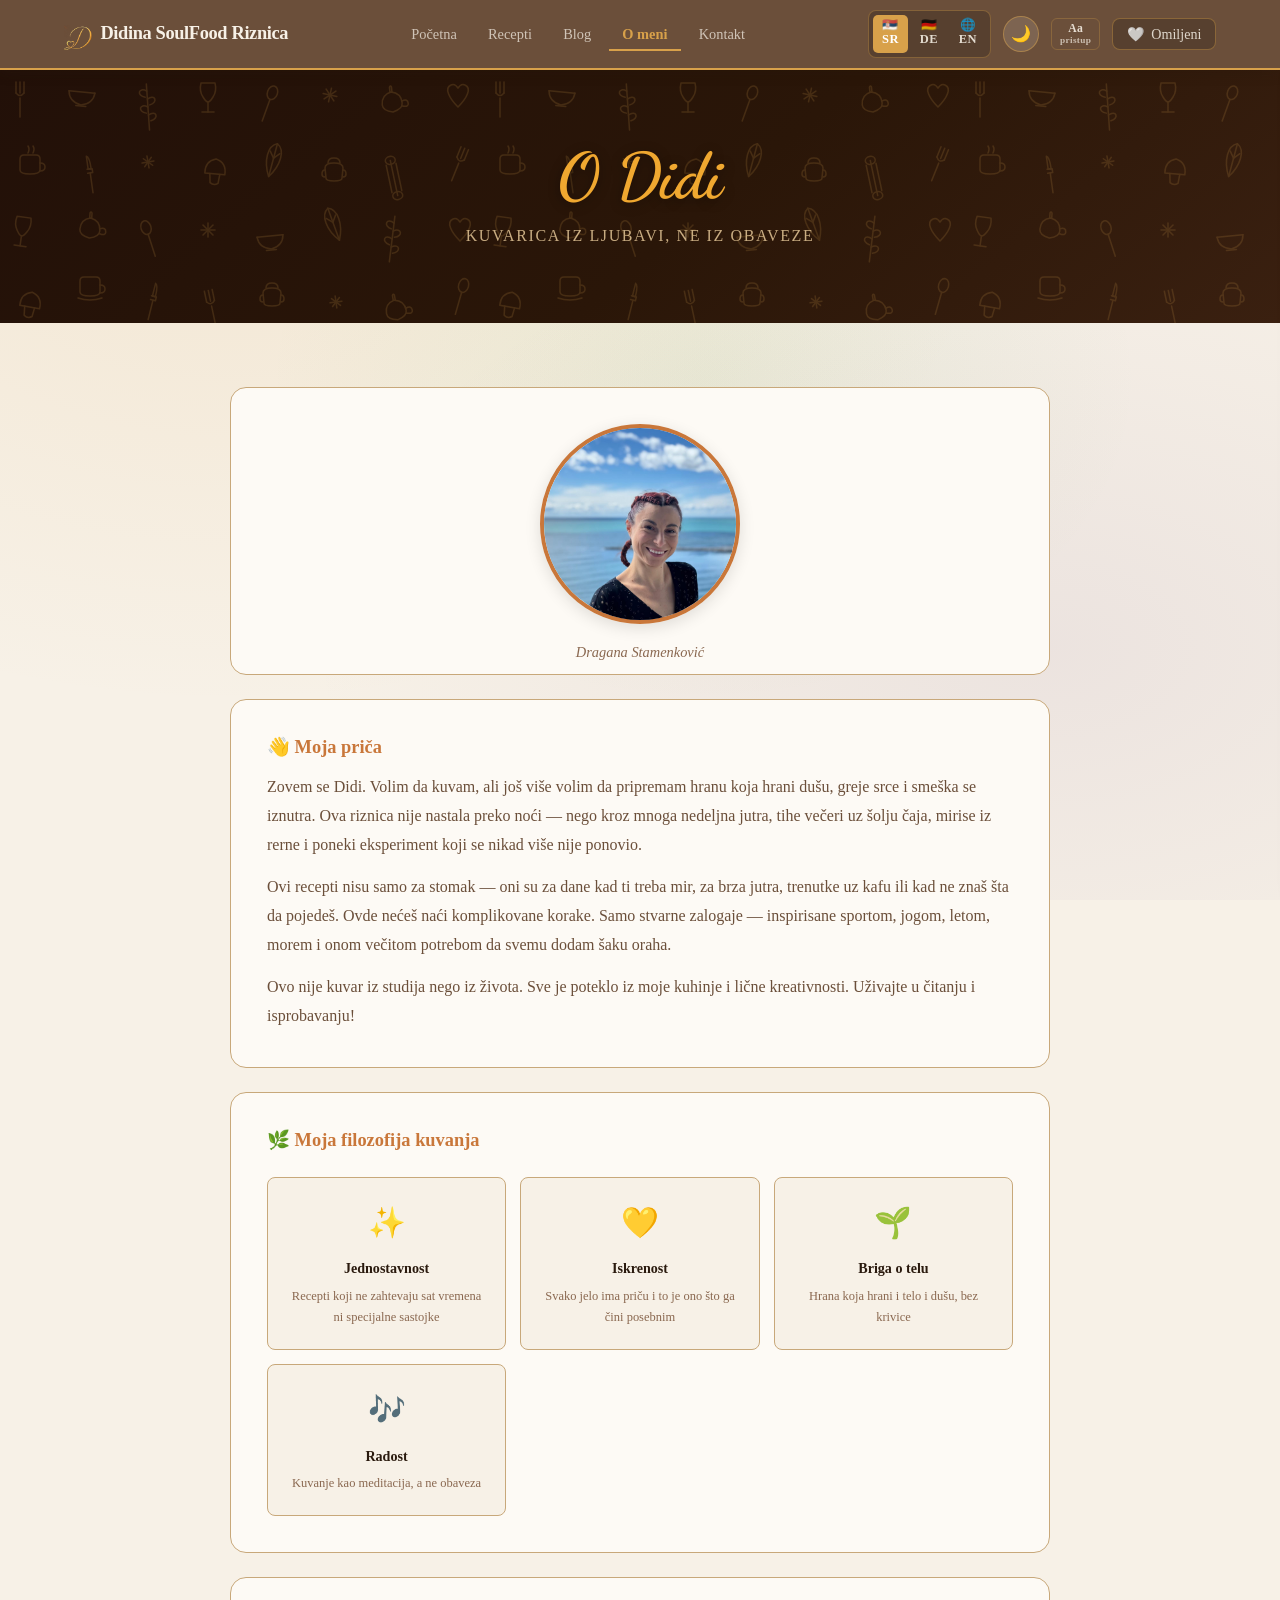
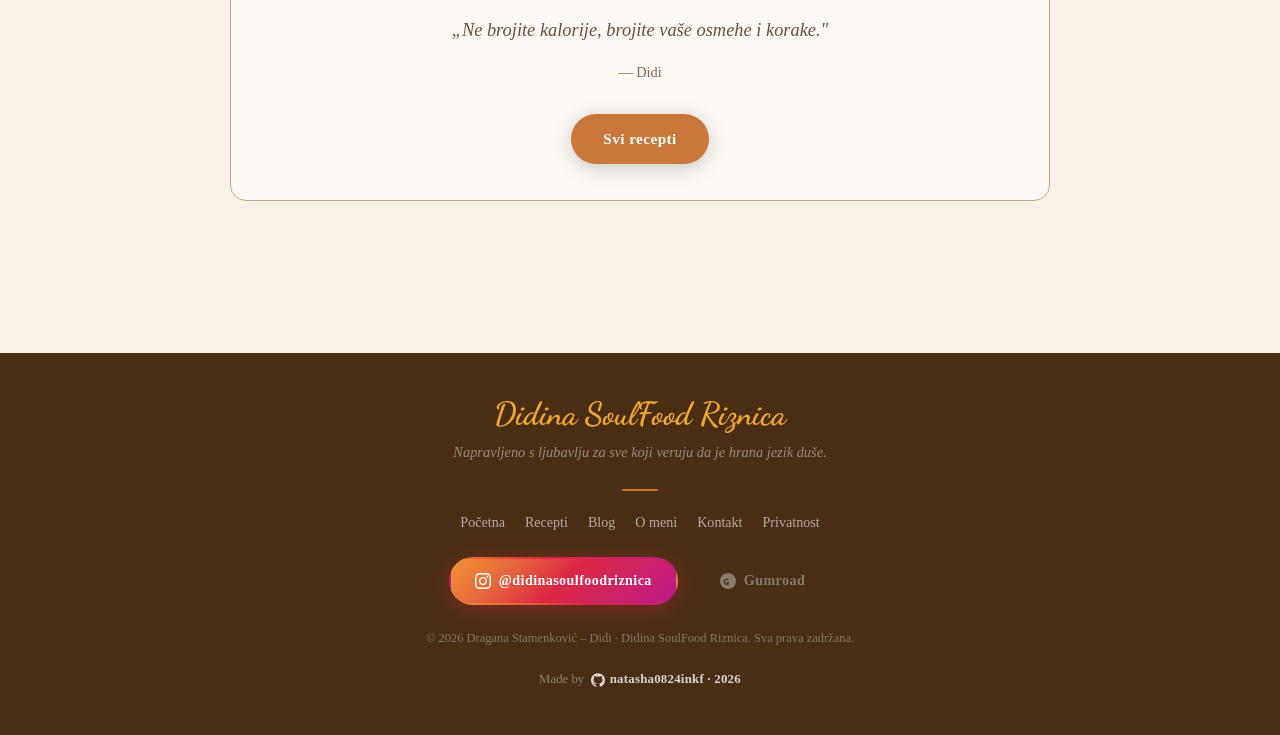
<file: about.html>
<!DOCTYPE html>
<html lang="sr">
<head>
  <meta charset="UTF-8">
  <meta http-equiv="Cache-Control" content="no-cache, no-store, must-revalidate">
  <meta http-equiv="Pragma" content="no-cache">
  <meta name="viewport" content="width=device-width, initial-scale=1.0">
  <title>O meni – Didina SoulFood Riznica</title>
  <meta name="description" content="Upoznajte Didinu — kuvaricu iz ljubavi koja veruje da dobra hrana ne mora biti komplikovana.">
  <link rel="preconnect" href="https://fonts.googleapis.com">
  <link rel="preconnect" href="https://fonts.gstatic.com" crossorigin>
  <link href="https://fonts.googleapis.com/css2?family=Dancing+Script:wght@700&display=swap" rel="stylesheet">
  <link rel="stylesheet" href="css/style.css?v=14">
  <link rel="stylesheet" href="css/responsive.css?v=afbd0014fd5bbbe04908bf28327437394dbdb059">
  <script>if(localStorage.getItem('didina-theme')==='dark'||(!localStorage.getItem('didina-theme')&&window.matchMedia('(prefers-color-scheme:dark)').matches))document.documentElement.classList.add('dark-mode');</script>
  <style>.site-header{background:#6B4F3A;border-bottom:2px solid #D8A14A;position:sticky;top:0;z-index:100}.nav-links a{color:rgba(247,241,231,.72);border-bottom:2px solid transparent}.nav-links a.active{color:#D8A14A;border-bottom-color:#D8A14A;font-weight:600}html.dark-mode .site-header{background:#1A1208}</style>
</head>
<body>

<!-- HEADER -->
<header class="site-header">
  <nav class="nav-container">
    <a href="index.html" class="nav-logo" aria-label="Didina SoulFood Riznica">
      <img src="assets/images/logo.svg?v=afbd0014fd5bbbe04908bf28327437394dbdb059" alt="" class="nav-logo-img" aria-hidden="true">
      <span class="nav-logo-main">Didina SoulFood Riznica</span>
    </a>

    <button class="hamburger" id="hamburger" aria-label="Meni" aria-expanded="false">
      <span class="hamburger-line"></span>
      <span class="hamburger-line"></span>
      <span class="hamburger-line"></span>
    </button>

    <ul class="nav-links" id="navLinks">
      <li><a href="index.html"   data-i18n="nav_home">Početna</a></li>
      <li><a href="recipes.html" data-i18n="nav_recipes">Recepti</a></li>
      <li><a href="blog.html"    data-i18n="nav_blog">Blog</a></li>
      <li><a href="about.html"   class="active" data-i18n="nav_about">O meni</a></li>
      <li><a href="contact.html" data-i18n="nav_contact">Kontakt</a></li>
    </ul>

    <div class="nav-right">
      <div class="lang-switcher">
        <button class="lang-btn active" data-lang="sr"><span class="lang-flag">🇷🇸</span>SR</button>
        <button class="lang-btn"        data-lang="de"><span class="lang-flag">🇩🇪</span>DE</button>
        <button class="lang-btn"        data-lang="en"><span class="lang-flag">🌐</span>EN</button>
      </div>
      <button class="theme-toggle" aria-label="Toggle theme">🌙</button>
      <div class="a11y-wrap">
        <button class="a11y-btn" id="a11yBtn" aria-label="Accessibility options" aria-expanded="false" aria-controls="a11yPanel">
          <span class="a11y-icon">Aa</span>
          <span class="a11y-sub" data-i18n="a11y_btn_label">pristup</span>
        </button>
        <div class="a11y-panel" id="a11yPanel" role="dialog" aria-label="Accessibility options">
          <div class="a11y-panel-title" data-i18n="a11y_panel_title">Pristupačnost</div>
          <div class="a11y-font-row">
            <span class="a11y-font-label" data-i18n="a11y_font_size">Veličina teksta</span>
            <div class="a11y-font-pills">
              <button class="a11y-font-pill sm" data-size="sm" aria-label="Small text">A</button>
              <button class="a11y-font-pill md active" data-size="md" aria-label="Medium text">A</button>
              <button class="a11y-font-pill lg" data-size="lg" aria-label="Large text">A</button>
            </div>
          </div>
          <div class="a11y-toggle-row">
            <span class="a11y-toggle-icon" aria-hidden="true">🎨</span>
            <div class="a11y-toggle-text">
              <div class="a11y-toggle-name" data-i18n="a11y_colorblind">Mod za daltoniste</div>
              <div class="a11y-toggle-desc" data-i18n="a11y_colorblind_desc">Bez crveno-zelenih kontrasta</div>
            </div>
            <button class="a11y-switch" id="colorblindSwitch" role="switch" aria-checked="false"></button>
          </div>
          <div class="a11y-toggle-row">
            <span class="a11y-toggle-icon" aria-hidden="true">🧘</span>
            <div class="a11y-toggle-text">
              <div class="a11y-toggle-name" data-i18n="a11y_focus">Fokus mod</div>
              <div class="a11y-toggle-desc" data-i18n="a11y_focus_desc">Manje smetnji, lakše čitanje</div>
            </div>
            <button class="a11y-switch" id="fokusSwitch" role="switch" aria-checked="false"></button>
          </div>
          <div class="a11y-panel-note" data-i18n="a11y_saved">Podešavanja se čuvaju automatski.</div>
        </div>
      </div>
      <button class="favorites-btn">
        🤍 <span class="favorites-btn-label" data-i18n="nav_favorites">Omiljeni</span>
        <span class="fav-count">0</span>
      </button>
    </div>
  </nav>
</header>

<!-- PAGE HERO -->
<section class="page-hero page-hero-about">
  <h1 data-i18n="about_title">O Didi</h1>
  <p data-i18n="about_subtitle">Kuvarica iz ljubavi, ne iz obaveze</p>
</section>

<!-- ABOUT CONTENT -->
<main class="section">
  <div class="container">
    <div class="about-content">

      <div class="about-block" style="text-align:center;padding-bottom:.5rem">
        <img src="assets/images/dragana-stamenkovic.jpg?v=afbd0014fd5bbbe04908bf28327437394dbdb059" alt="Dragana Stamenković" style="width:200px;height:200px;object-fit:cover;border-radius:50%;border:4px solid var(--coral);box-shadow:0 4px 16px rgba(0,0,0,.12);margin:0 auto 1rem">
        <p style="font-size:.9rem;color:var(--text-light);font-style:italic">Dragana Stamenković</p>
      </div>

      <div class="about-block">
        <h3>👋 <span data-i18n="about_story">Moja priča</span></h3>
        <p data-i18n="about_p1">Zovem se Didi. Volim da kuvam, ali još više volim da pripremam hranu koja hrani dušu, greje srce i smeška se iznutra. Ova riznica nije nastala preko noći — nego kroz mnoga nedeljna jutra, tihe večeri uz šolju čaja, osmehe iz rerne i poneki eksperiment koji se nikad više nije ponovio.</p>
        <p data-i18n="about_p2">Ovi recepti nisu samo za stomak — oni su za dane kad ti treba mir, za brza jutra, trenutke uz kafu ili kad ne znaš šta da pojedeš. Ovde nećeš naći komplikovane korake. Samo stvarne zalogaje — inspirisane sportom, jogom, letom, morem i onom večitom potrebom da svemu dodam šaku oraha.</p>
        <p data-i18n="about_p3">Ovo nije kuvar iz studija nego iz života. Sve je poteklo iz moje kuhinje i lične kreativnosti. Uživajte u čitanju i isprobavanju!</p>
      </div>

      <div class="about-block">
        <h3>🌿 <span data-i18n="about_philosophy">Moja filozofija kuvanja</span></h3>
        <div class="values-grid">
          <div class="value-item">
            <div class="value-emoji">✨</div>
            <div class="value-title" data-i18n="about_val1_title">Jednostavnost</div>
            <div class="value-desc"  data-i18n="about_val1_desc">Recepti koji ne zahtevaju sat vremena ni specijalne sastojke</div>
          </div>
          <div class="value-item">
            <div class="value-emoji">💛</div>
            <div class="value-title" data-i18n="about_val2_title">Iskrenost</div>
            <div class="value-desc"  data-i18n="about_val2_desc">Svako jelo ima priču i to je ono što ga čini posebnim</div>
          </div>
          <div class="value-item">
            <div class="value-emoji">🌱</div>
            <div class="value-title" data-i18n="about_val3_title">Briga o telu</div>
            <div class="value-desc"  data-i18n="about_val3_desc">Hrana koja hrani i telo i dušu, bez krivice</div>
          </div>
          <div class="value-item">
            <div class="value-emoji">🎶</div>
            <div class="value-title" data-i18n="about_val4_title">Radost</div>
            <div class="value-desc"  data-i18n="about_val4_desc">Kuvanje kao meditacija, a ne obaveza</div>
          </div>
        </div>
      </div>


      <div class="about-block" style="text-align:center">
        <p style="font-size:1.15rem;font-style:italic;color:var(--text-mid);margin-bottom:.6rem" data-i18n="didi_motto">
          „Ne brojite kalorije, brojite vaše osmehe i korake."
        </p>
        <p style="font-size:.9rem;color:var(--text-light);margin-bottom:1.75rem">— Didi</p>
        <a href="recipes.html" class="hero-cta" style="background:var(--coral);color:#fff;font-size:.95rem;padding:.75rem 2rem;display:inline-block" data-i18n="all_recipes">Svi recepti</a>
      </div>

    </div>
  </div>
</main>

<!-- FOOTER -->
<footer class="site-footer">
  <div class="footer-content">
    <div class="footer-logo">Didina SoulFood Riznica</div>
    <p class="footer-tagline" data-i18n="footer_text">Napravljeno s ljubavlju za sve koji veruju da je hrana jezik duše.</p>
    <div class="footer-divider"></div>
    <nav class="footer-nav">
      <a href="index.html"   data-i18n="nav_home">Početna</a>
      <a href="recipes.html" data-i18n="nav_recipes">Recepti</a>
      <a href="blog.html"    data-i18n="nav_blog">Blog</a>
      <a href="about.html"   data-i18n="nav_about">O meni</a>
      <a href="contact.html" data-i18n="nav_contact">Kontakt</a>
      <a href="privacy.html" data-i18n="nav_privacy">Privatnost</a>
    </nav>
    <div class="footer-social">
      <a href="https://www.instagram.com/didinasoulfoodriznica" target="_blank" rel="noopener" class="footer-social-link">
        <svg width="16" height="16" viewBox="0 0 24 24" fill="currentColor"><path d="M12 2.163c3.204 0 3.584.012 4.85.07 3.252.148 4.771 1.691 4.919 4.919.058 1.265.069 1.645.069 4.849 0 3.205-.012 3.584-.069 4.849-.149 3.225-1.664 4.771-4.919 4.919-1.266.058-1.644.07-4.85.07-3.204 0-3.584-.012-4.849-.07-3.26-.149-4.771-1.699-4.919-4.92-.058-1.265-.07-1.644-.07-4.849 0-3.204.013-3.583.07-4.849.149-3.227 1.664-4.771 4.919-4.919 1.266-.057 1.645-.069 4.849-.069zm0-2.163c-3.259 0-3.667.014-4.947.072-4.358.2-6.78 2.618-6.98 6.98-.059 1.281-.073 1.689-.073 4.948 0 3.259.014 3.668.072 4.948.2 4.358 2.618 6.78 6.98 6.98 1.281.058 1.689.072 4.948.072 3.259 0 3.668-.014 4.948-.072 4.354-.2 6.782-2.618 6.979-6.98.059-1.28.073-1.689.073-4.948 0-3.259-.014-3.667-.072-4.947-.196-4.354-2.617-6.78-6.979-6.98-1.281-.059-1.69-.073-4.949-.073zm0 5.838c-3.403 0-6.162 2.759-6.162 6.162s2.759 6.163 6.162 6.163 6.162-2.759 6.162-6.163c0-3.403-2.759-6.162-6.162-6.162zm0 10.162c-2.209 0-4-1.79-4-4 0-2.209 1.791-4 4-4s4 1.791 4 4c0 2.21-1.791 4-4 4zm6.406-11.845c-.796 0-1.441.645-1.441 1.44s.645 1.44 1.441 1.44c.795 0 1.439-.645 1.439-1.44s-.644-1.44-1.439-1.44z"/></svg>
        @didinasoulfoodriznica
      </a>
      <a href="javascript:void(0)" class="footer-social-link" style="opacity:.5;cursor:default" aria-label="Gumroad">
        <svg width="16" height="16" viewBox="0 0 24 24" fill="currentColor"><path d="M12 0C5.373 0 0 5.373 0 12s5.373 12 12 12 12-5.373 12-12S18.627 0 12 0zm.5 17.5H10c-2.485 0-4.5-2.015-4.5-4.5S7.515 8.5 10 8.5h2.5v2H10c-1.381 0-2.5 1.119-2.5 2.5S8.619 15.5 10 15.5h.5V13H13v4.5h-.5z"/></svg>
        Gumroad
      </a>

    </div>
    <p class="footer-copy">© 2026 Dragana Stamenković – Didi · Didina SoulFood Riznica. <span data-i18n="footer_rights">Sva prava zadržana.</span></p>
    <div class="footer-powered">
      Made by
      <a href="https://github.com/natasha0824inkf" target="_blank" rel="noopener">
        <svg width="14" height="14" viewBox="0 0 24 24" fill="currentColor"><path d="M12 .297c-6.63 0-12 5.373-12 12 0 5.303 3.438 9.8 8.205 11.385.6.113.82-.258.82-.577 0-.285-.01-1.04-.015-2.04-3.338.724-4.042-1.61-4.042-1.61C4.422 18.07 3.633 17.7 3.633 17.7c-1.087-.744.084-.729.084-.729 1.205.084 1.838 1.236 1.838 1.236 1.07 1.835 2.809 1.305 3.495.998.108-.776.417-1.305.76-1.605-2.665-.3-5.466-1.332-5.466-5.93 0-1.31.465-2.38 1.235-3.22-.135-.303-.54-1.523.105-3.176 0 0 1.005-.322 3.3 1.23.96-.267 1.98-.399 3-.405 1.02.006 2.04.138 3 .405 2.28-1.552 3.285-1.23 3.285-1.23.645 1.653.24 2.873.12 3.176.765.84 1.23 1.91 1.23 3.22 0 4.61-2.805 5.625-5.475 5.92.42.36.81 1.096.81 2.22 0 1.606-.015 2.896-.015 3.286 0 .315.21.69.825.57C20.565 22.092 24 17.592 24 12.297c0-6.627-5.373-12-12-12"/></svg>
        natasha0824inkf · 2026
      </a>
    </div>
  </div>
</footer>

<!-- FAVORITES PANEL -->
<aside class="favorites-panel" id="favoritesPanel">
  <div class="favorites-panel-header">
    <span class="favorites-panel-title" data-i18n="favorites_title">Moji omiljeni recepti</span>
    <button class="close-favorites-btn" id="closeFavPanel">×</button>
  </div>
  <div class="favorites-list" id="favoritesList"></div>
</aside>

<!-- MODAL -->
<div class="modal-overlay" id="modalOverlay" role="dialog" aria-modal="true" aria-labelledby="modalTitle">
  <div class="modal" tabindex="-1">
    <div class="modal-header">
      <button class="modal-close" id="closeModal" aria-label="Zatvori">×</button>
      <div class="modal-category-badge" id="modalCategory"></div>
      <h2 class="modal-title" id="modalTitle"></h2>
      <p class="modal-subtitle" id="modalSubtitle"></p>
    </div>
    <div id="modalHeroImage" class="modal-hero-image" hidden></div>
    <div class="modal-body">
      <div class="modal-meta-item" id="modalTime"></div>
      <blockquote class="modal-comment" id="modalComment" hidden></blockquote>
      <h3 class="modal-section-title" data-i18n="ingredients">Sastojci</h3>
      <ul class="ingredients-list" id="modalIngredients"></ul>
      <h3 class="modal-section-title" data-i18n="instructions">Priprema</h3>
      <ol class="instructions-list" id="modalInstructions"></ol>
      <div class="modal-actions">
        <button class="modal-fav-btn" id="modalFavBtn">🤍 <span data-i18n="add_favorite">Dodaj u omiljene</span></button>
        <button class="modal-share-btn" id="modalShareBtn">↗ <span data-i18n="share_recipe">Podeli recept</span></button>
      </div>
      <div class="modal-nav">
        <button class="modal-nav-btn" id="modalPrevBtn">← <span data-i18n="prev_recipe">Prethodni</span></button>
        <button class="modal-nav-btn" id="modalNextBtn"><span data-i18n="next_recipe">Sledeći</span> →</button>
      </div>
    </div>
  </div>
</div>

<script src="js/translations.js?v=4"></script>
<script src="js/recipes-data.js?v=3"></script>
<script src="js/main.js?v=4"></script>
</body>
</html>
</file>
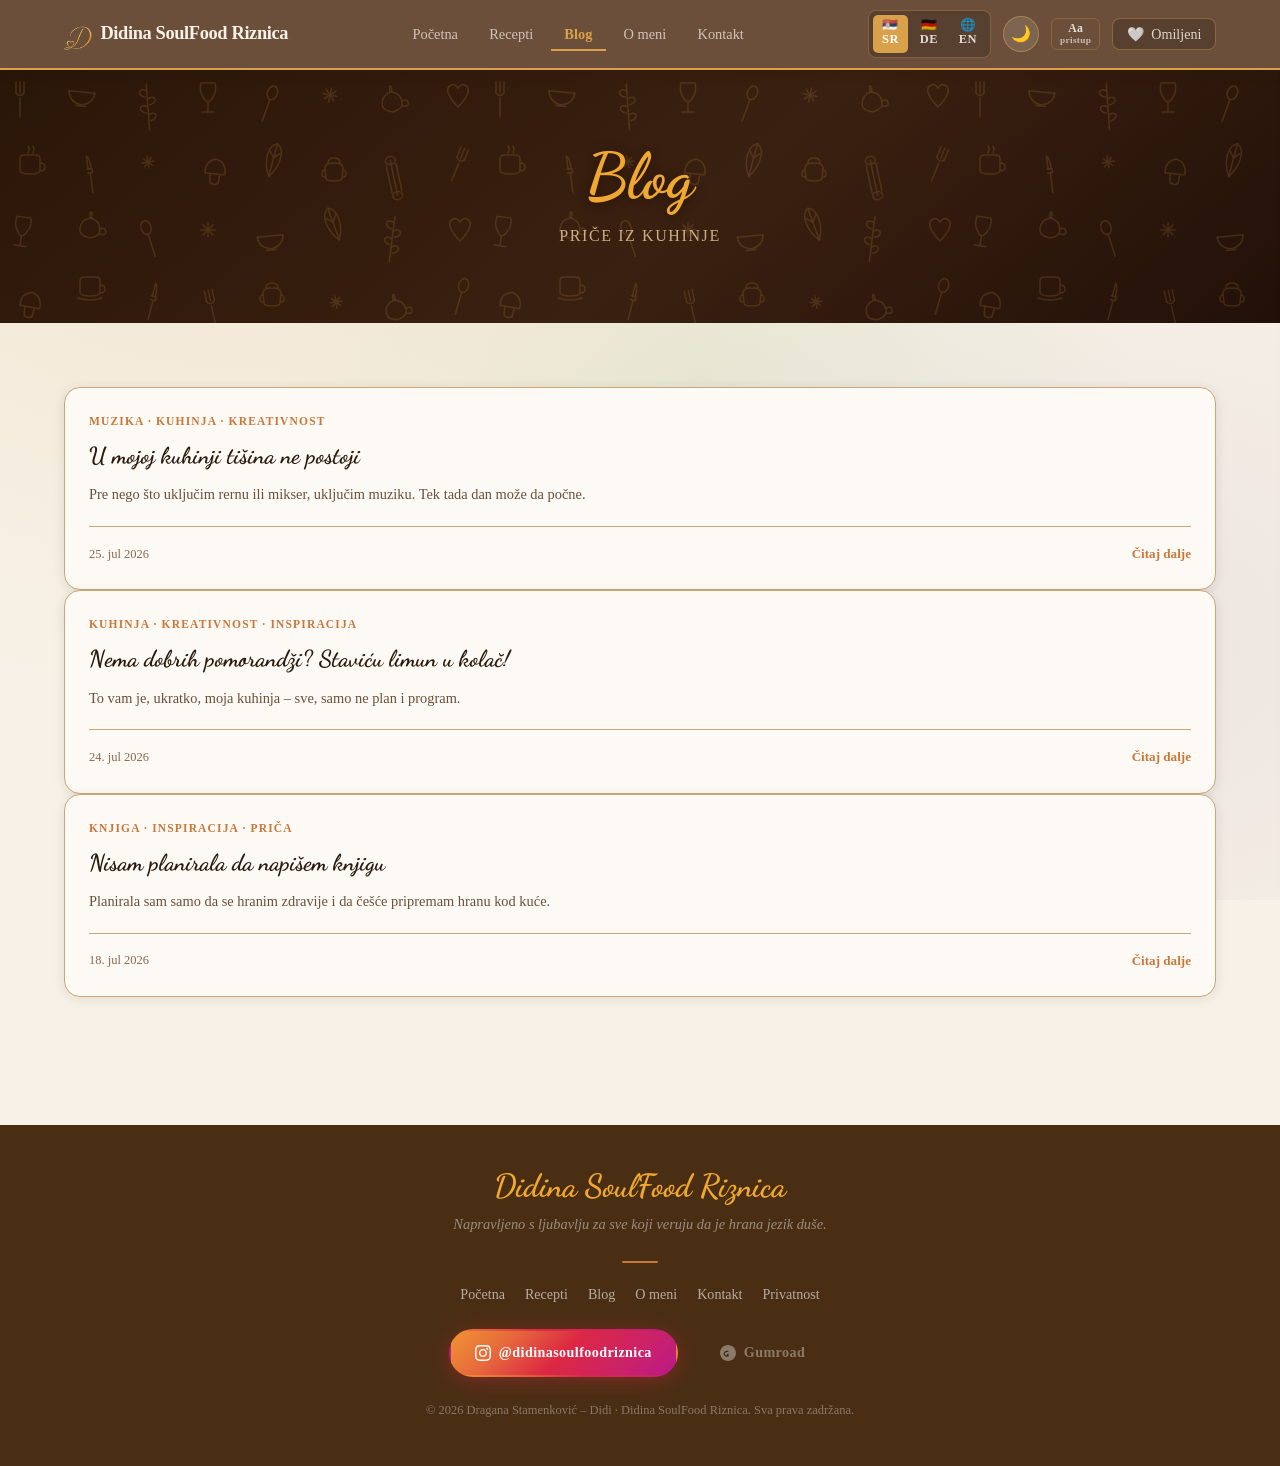
<file: blog.html>
<!DOCTYPE html>
<html lang="sr">
<head>
  <meta charset="UTF-8">
  <meta http-equiv="Cache-Control" content="no-cache, no-store, must-revalidate">
  <meta http-equiv="Pragma" content="no-cache">
  <meta name="viewport" content="width=device-width, initial-scale=1.0">
  <title>Blog – Didina SoulFood Riznica</title>
  <meta name="description" content="Priče iz kuhinje — o hrani, vremenu i onome što nas hrani iznutra.">
  <link rel="preconnect" href="https://fonts.googleapis.com">
  <link rel="preconnect" href="https://fonts.gstatic.com" crossorigin>
  <link href="https://fonts.googleapis.com/css2?family=Dancing+Script:wght@700&display=swap" rel="stylesheet">
  <link rel="stylesheet" href="css/style.css?v=14">
  <link rel="stylesheet" href="css/responsive.css?v=afbd0014fd5bbbe04908bf28327437394dbdb059">
  <script>if(localStorage.getItem('didina-theme')==='dark'||(!localStorage.getItem('didina-theme')&&window.matchMedia('(prefers-color-scheme:dark)').matches))document.documentElement.classList.add('dark-mode');</script>
  <style>.site-header{background:#6B4F3A;border-bottom:2px solid #D8A14A;position:sticky;top:0;z-index:100}.nav-links a{color:rgba(247,241,231,.72);border-bottom:2px solid transparent}.nav-links a.active{color:#D8A14A;border-bottom-color:#D8A14A;font-weight:600}html.dark-mode .site-header{background:#1A1208}</style>
</head>
<body>

<header class="site-header">
  <nav class="nav-container">
    <a href="index.html" class="nav-logo" aria-label="Didina SoulFood Riznica">
      <img src="assets/images/logo.svg?v=afbd0014fd5bbbe04908bf28327437394dbdb059" alt="" class="nav-logo-img" aria-hidden="true">
      <span class="nav-logo-main">Didina SoulFood Riznica</span>
    </a>
    <button class="hamburger" id="hamburger" aria-label="Meni" aria-expanded="false">
      <span class="hamburger-line"></span>
      <span class="hamburger-line"></span>
      <span class="hamburger-line"></span>
    </button>
    <ul class="nav-links" id="navLinks">
      <li><a href="index.html"   data-i18n="nav_home">Početna</a></li>
      <li><a href="recipes.html" data-i18n="nav_recipes">Recepti</a></li>
      <li><a href="blog.html"    class="active" data-i18n="nav_blog">Blog</a></li>
      <li><a href="about.html"   data-i18n="nav_about">O meni</a></li>
      <li><a href="contact.html" data-i18n="nav_contact">Kontakt</a></li>
    </ul>
    <div class="nav-right">
      <div class="lang-switcher">
        <button class="lang-btn active" data-lang="sr"><span class="lang-flag">🇷🇸</span>SR</button>
        <button class="lang-btn"        data-lang="de"><span class="lang-flag">🇩🇪</span>DE</button>
        <button class="lang-btn"        data-lang="en"><span class="lang-flag">🌐</span>EN</button>
      </div>
      <button class="theme-toggle" aria-label="Toggle theme">🌙</button>
      <div class="a11y-wrap">
        <button class="a11y-btn" id="a11yBtn" aria-label="Accessibility options" aria-expanded="false" aria-controls="a11yPanel">
          <span class="a11y-icon">Aa</span>
          <span class="a11y-sub" data-i18n="a11y_btn_label">pristup</span>
        </button>
        <div class="a11y-panel" id="a11yPanel" role="dialog" aria-label="Accessibility options">
          <div class="a11y-panel-title" data-i18n="a11y_panel_title">Pristupačnost</div>
          <div class="a11y-font-row">
            <span class="a11y-font-label" data-i18n="a11y_font_size">Veličina teksta</span>
            <div class="a11y-font-pills">
              <button class="a11y-font-pill sm" data-size="sm" aria-label="Small text">A</button>
              <button class="a11y-font-pill md active" data-size="md" aria-label="Medium text">A</button>
              <button class="a11y-font-pill lg" data-size="lg" aria-label="Large text">A</button>
            </div>
          </div>
          <div class="a11y-toggle-row">
            <span class="a11y-toggle-icon" aria-hidden="true">🎨</span>
            <div class="a11y-toggle-text">
              <div class="a11y-toggle-name" data-i18n="a11y_colorblind">Mod za daltoniste</div>
              <div class="a11y-toggle-desc" data-i18n="a11y_colorblind_desc">Bez crveno-zelenih kontrasta</div>
            </div>
            <button class="a11y-switch" id="colorblindSwitch" role="switch" aria-checked="false"></button>
          </div>
          <div class="a11y-toggle-row">
            <span class="a11y-toggle-icon" aria-hidden="true">🧘</span>
            <div class="a11y-toggle-text">
              <div class="a11y-toggle-name" data-i18n="a11y_focus">Fokus mod</div>
              <div class="a11y-toggle-desc" data-i18n="a11y_focus_desc">Manje smetnji, lakše čitanje</div>
            </div>
            <button class="a11y-switch" id="fokusSwitch" role="switch" aria-checked="false"></button>
          </div>
          <div class="a11y-panel-note" data-i18n="a11y_saved">Podešavanja se čuvaju automatski.</div>
        </div>
      </div>
      <button class="favorites-btn">
        🤍 <span class="favorites-btn-label" data-i18n="nav_favorites">Omiljeni</span>
        <span class="fav-count">0</span>
      </button>
    </div>
  </nav>
</header>

<section class="page-hero page-hero-blog">
  <h1 data-i18n="blog_title">Blog</h1>
  <p data-i18n="blog_subtitle">Priče iz kuhinje</p>
</section>

<main class="section">
  <div class="container">
                                    <!-- BLOG_GRID_START -->
    <div class=”blog-grid”>

      <!-- Post: tisina-ne-postoji -->
      <article class="blog-card">
        <div class="blog-card-body">
          <div class="blog-card-tag" data-lang-content="sr">Muzika · Kuhinja · Kreativnost</div>
          <div class="blog-card-tag" data-lang-content="de" hidden>Musik · Küche · Kreativität</div>
          <div class="blog-card-tag" data-lang-content="en" hidden>Music · Kitchen · Creativity</div>

          <h2 class="blog-card-title">
            <span data-lang-content="sr">U mojoj kuhinji tišina ne postoji</span>
            <span data-lang-content="de" hidden>In meiner Küche gibt es keine Stille</span>
            <span data-lang-content="en" hidden>In My Kitchen, Silence Doesn't Exist</span>
          </h2>

          <p class="blog-card-excerpt">
            <span data-lang-content="sr">Pre nego što uključim rernu ili mikser, uključim muziku. Tek tada dan može da počne.</span>
            <span data-lang-content="de" hidden>Bevor ich den Ofen oder den Mixer einschalte, schalte ich die Musik ein. Erst dann kann der Tag wirklich beginnen.</span>
            <span data-lang-content="en" hidden>Before I turn on the oven or the mixer, I turn on the music. Only then can the day truly begin.</span>
          </p>

          <div class="blog-card-meta">
            <span class="blog-card-date">
              <span data-lang-content="sr">25. jul 2026</span>
              <span data-lang-content="de" hidden>25. Juli 2026</span>
              <span data-lang-content="en" hidden>25 July 2026</span>
            </span>
            <a href="blog/tisina-ne-postoji/" class="blog-read-more"><span data-lang-content="sr">Čitaj dalje</span><span data-lang-content="de" hidden>Weiterlesen</span><span data-lang-content="en" hidden>Read more</span></a>
          </div>
        </div>
      </article>

      <!-- Post: nema-dobrih-pomorandzi -->
      <article class="blog-card">
        <div class="blog-card-body">
          <div class="blog-card-tag" data-lang-content="sr">Kuhinja · Kreativnost · Inspiracija</div>
          <div class="blog-card-tag" data-lang-content="de" hidden>Küche · Kreativität · Inspiration</div>
          <div class="blog-card-tag" data-lang-content="en" hidden>Kitchen · Creativity · Inspiration</div>

          <h2 class="blog-card-title">
            <span data-lang-content="sr">Nema dobrih pomorandži? Staviću limun u kolač!</span>
            <span data-lang-content="de" hidden>Keine guten Orangen? Dann kommt Zitrone in den Kuchen!</span>
            <span data-lang-content="en" hidden>No good oranges? I'll put lemon in the cake instead!</span>
          </h2>

          <p class="blog-card-excerpt">
            <span data-lang-content="sr">To vam je, ukratko, moja kuhinja – sve, samo ne plan i program.</span>
            <span data-lang-content="de" hidden>Das, kurz gesagt, ist meine Küche – alles, nur kein Plan.</span>
            <span data-lang-content="en" hidden>That, in a nutshell, is my kitchen — anything but a plan.</span>
          </p>

          <div class="blog-card-meta">
            <span class="blog-card-date">
              <span data-lang-content="sr">24. jul 2026</span>
              <span data-lang-content="de" hidden>24. Juli 2026</span>
              <span data-lang-content="en" hidden>24 July 2026</span>
            </span>
            <a href="blog/nema-dobrih-pomorandzi/" class="blog-read-more"><span data-lang-content="sr">Čitaj dalje</span><span data-lang-content="de" hidden>Weiterlesen</span><span data-lang-content="en" hidden>Read more</span></a>
          </div>
        </div>
      </article>

      <!-- Post: nisam-planirala-da-napisem-knjigu -->
      <article class="blog-card">
        <div class="blog-card-body">
          <div class="blog-card-tag" data-lang-content="sr">Knjiga · Inspiracija · Priča</div>
          <div class="blog-card-tag" data-lang-content="de" hidden>Buch · Inspiration · Geschichte</div>
          <div class="blog-card-tag" data-lang-content="en" hidden>Book · Inspiration · Story</div>

          <h2 class="blog-card-title">
            <span data-lang-content="sr">Nisam planirala da napišem knjigu</span>
            <span data-lang-content="de" hidden>Ich hatte nie geplant, ein Buch zu schreiben</span>
            <span data-lang-content="en" hidden>I never planned to write a book</span>
          </h2>

          <p class="blog-card-excerpt">
            <span data-lang-content="sr">Planirala sam samo da se hranim zdravije i da češće pripremam hranu kod kuće.</span>
            <span data-lang-content="de" hidden>Ich hatte nur geplant, mich gesünder zu ernähren und öfter zu Hause zu kochen.</span>
            <span data-lang-content="en" hidden>I just planned to eat healthier and cook at home more often.</span>
          </p>

          <div class="blog-card-meta">
            <span class="blog-card-date">
              <span data-lang-content="sr">18. jul 2026</span>
              <span data-lang-content="de" hidden>18. Juli 2026</span>
              <span data-lang-content="en" hidden>18 July 2026</span>
            </span>
            <a href="blog/nisam-planirala-da-napisem-knjigu/" class="blog-read-more"><span data-lang-content="sr">Čitaj dalje</span><span data-lang-content="de" hidden>Weiterlesen</span><span data-lang-content="en" hidden>Read more</span></a>
          </div>
        </div>
      </article>

      <!-- Post: kako-naci-vremena -->
      <article class=”blog-card”>
        <div class=”blog-card-body”>
          <div class=”blog-card-tag” data-lang-content=”sr”>Inspiracija · Organizacija</div>
          <div class=”blog-card-tag” data-lang-content=”de” hidden>Inspiration · Organisation</div>
          <div class=”blog-card-tag” data-lang-content=”en” hidden>Inspiration · Organization</div>

          <h2 class=”blog-card-title”>
            <span data-lang-content=”sr”>Zašto ne kuvam? Pitanje koje sam postavljala i samoj sebi</span>
            <span data-lang-content=”de” hidden>Warum koche ich nicht? Eine Frage, die ich mir selbst schon oft gestellt habe</span>
            <span data-lang-content=”en” hidden>Why don’t I cook? A question I’ve asked myself</span>
          </h2>

          <p class=”blog-card-excerpt”>
            <span data-lang-content=”sr”>Svi imamo svoje razloge. Nekad je to manjak vremena, nekad umor, nekad ono poznato: „ne znam šta bih”.</span>
            <span data-lang-content=”de” hidden>Wir alle haben unsere Gründe. Manchmal ist es Zeitmangel, manchmal Müdigkeit.</span>
            <span data-lang-content=”en” hidden>We all have our reasons. Sometimes it’s a lack of time, sometimes exhaustion.</span>
          </p>

          <div class=”blog-card-meta”>
            <span class=”blog-card-date”>
              <span data-lang-content=”sr”>22. jun 2026</span>
              <span data-lang-content=”de” hidden>22. Juni 2026</span>
              <span data-lang-content=”en” hidden>22 June 2026</span>
            </span>
            <a href=”blog/kako-naci-vremena/” class=”blog-read-more”><span data-lang-content=”sr”>Čitaj dalje</span><span data-lang-content=”de” hidden>Weiterlesen</span><span data-lang-content=”en” hidden>Read more</span></a>
          </div>
        </div>
      </article>

    </div>
    <!-- BLOG_GRID_END -->
  </div>
</main>

<footer class="site-footer">
  <div class="footer-content">
    <div class="footer-logo">Didina SoulFood Riznica</div>
    <p class="footer-tagline" data-i18n="footer_text">Napravljeno s ljubavlju za sve koji veruju da je hrana jezik duše.</p>
    <div class="footer-divider"></div>
    <nav class="footer-nav">
      <a href="index.html"   data-i18n="nav_home">Početna</a>
      <a href="recipes.html" data-i18n="nav_recipes">Recepti</a>
      <a href="blog.html"    data-i18n="nav_blog">Blog</a>
      <a href="about.html"   data-i18n="nav_about">O meni</a>
      <a href="contact.html" data-i18n="nav_contact">Kontakt</a>
      <a href="privacy.html" data-i18n="nav_privacy">Privatnost</a>
    </nav>
    <div class="footer-social">
      <a href="https://www.instagram.com/didinasoulfoodriznica" target="_blank" rel="noopener" class="footer-social-link">
        <svg width="16" height="16" viewBox="0 0 24 24" fill="currentColor"><path d="M12 2.163c3.204 0 3.584.012 4.85.07 3.252.148 4.771 1.691 4.919 4.919.058 1.265.069 1.645.069 4.849 0 3.205-.012 3.584-.069 4.849-.149 3.225-1.664 4.771-4.919 4.919-1.266.058-1.644.07-4.85.07-3.204 0-3.584-.012-4.849-.07-3.26-.149-4.771-1.699-4.919-4.92-.058-1.265-.07-1.644-.07-4.849 0-3.204.013-3.583.07-4.849.149-3.227 1.664-4.771 4.919-4.919 1.266-.057 1.645-.069 4.849-.069zm0-2.163c-3.259 0-3.667.014-4.947.072-4.358.2-6.78 2.618-6.98 6.98-.059 1.281-.073 1.689-.073 4.948 0 3.259.014 3.668.072 4.948.2 4.358 2.618 6.78 6.98 6.98 1.281.058 1.689.072 4.948.072 3.259 0 3.668-.014 4.948-.072 4.354-.2 6.782-2.618 6.979-6.98.059-1.28.073-1.689.073-4.948 0-3.259-.014-3.667-.072-4.947-.196-4.354-2.617-6.78-6.979-6.98-1.281-.059-1.69-.073-4.949-.073zm0 5.838c-3.403 0-6.162 2.759-6.162 6.162s2.759 6.163 6.162 6.163 6.162-2.759 6.162-6.163c0-3.403-2.759-6.162-6.162-6.162zm0 10.162c-2.209 0-4-1.79-4-4 0-2.209 1.791-4 4-4s4 1.791 4 4c0 2.21-1.791 4-4 4zm6.406-11.845c-.796 0-1.441.645-1.441 1.44s.645 1.44 1.441 1.44c.795 0 1.439-.645 1.439-1.44s-.644-1.44-1.439-1.44z"/></svg>
        @didinasoulfoodriznica
      </a>
      <a href="javascript:void(0)" class="footer-social-link" style="opacity:.5;cursor:default" aria-label="Gumroad">
        <svg width="16" height="16" viewBox="0 0 24 24" fill="currentColor"><path d="M12 0C5.373 0 0 5.373 0 12s5.373 12 12 12 12-5.373 12-12S18.627 0 12 0zm.5 17.5H10c-2.485 0-4.5-2.015-4.5-4.5S7.515 8.5 10 8.5h2.5v2H10c-1.381 0-2.5 1.119-2.5 2.5S8.619 15.5 10 15.5h.5V13H13v4.5h-.5z"/></svg>
        Gumroad
      </a>

    </div>
    <p class="footer-copy">© 2026 Dragana Stamenković – Didi · Didina SoulFood Riznica. <span data-i18n="footer_rights">Sva prava zadržana.</span></p>
  </div>
</footer>

<aside class="favorites-panel" id="favoritesPanel">
  <div class="favorites-panel-header">
    <span class="favorites-panel-title" data-i18n="favorites_title">Moji omiljeni recepti</span>
    <button class="close-favorites-btn" id="closeFavPanel">×</button>
  </div>
  <div class="favorites-list" id="favoritesList"></div>
</aside>

<div class="modal-overlay" id="modalOverlay" role="dialog" aria-modal="true" aria-labelledby="modalTitle">
  <div class="modal" tabindex="-1">
    <div class="modal-header">
      <button class="modal-close" id="closeModal" aria-label="Zatvori">×</button>
      <div class="modal-category-badge" id="modalCategory"></div>
      <h2 class="modal-title" id="modalTitle"></h2>
      <p class="modal-subtitle" id="modalSubtitle"></p>
    </div>
    <div id="modalHeroImage" class="modal-hero-image" hidden></div>
    <div class="modal-body">
      <div class="modal-meta-item" id="modalTime"></div>
      <blockquote class="modal-comment" id="modalComment" hidden></blockquote>
      <h3 class="modal-section-title" data-i18n="ingredients">Sastojci</h3>
      <ul class="ingredients-list" id="modalIngredients"></ul>
      <h3 class="modal-section-title" data-i18n="instructions">Priprema</h3>
      <ol class="instructions-list" id="modalInstructions"></ol>
      <div class="modal-actions">
        <button class="modal-fav-btn" id="modalFavBtn">🤍 <span data-i18n="add_favorite">Dodaj u omiljene</span></button>
        <button class="modal-share-btn" id="modalShareBtn">↗ <span data-i18n="share_recipe">Podeli recept</span></button>
      </div>
      <div class="modal-nav">
        <button class="modal-nav-btn" id="modalPrevBtn">← <span data-i18n="prev_recipe">Prethodni</span></button>
        <button class="modal-nav-btn" id="modalNextBtn"><span data-i18n="next_recipe">Sledeći</span> →</button>
      </div>
    </div>
  </div>
</div>

<script src="js/translations.js?v=4"></script>
<script src="js/recipes-data.js?v=3"></script>
<script src="js/main.js?v=4"></script>
</body>
</html>
</file>
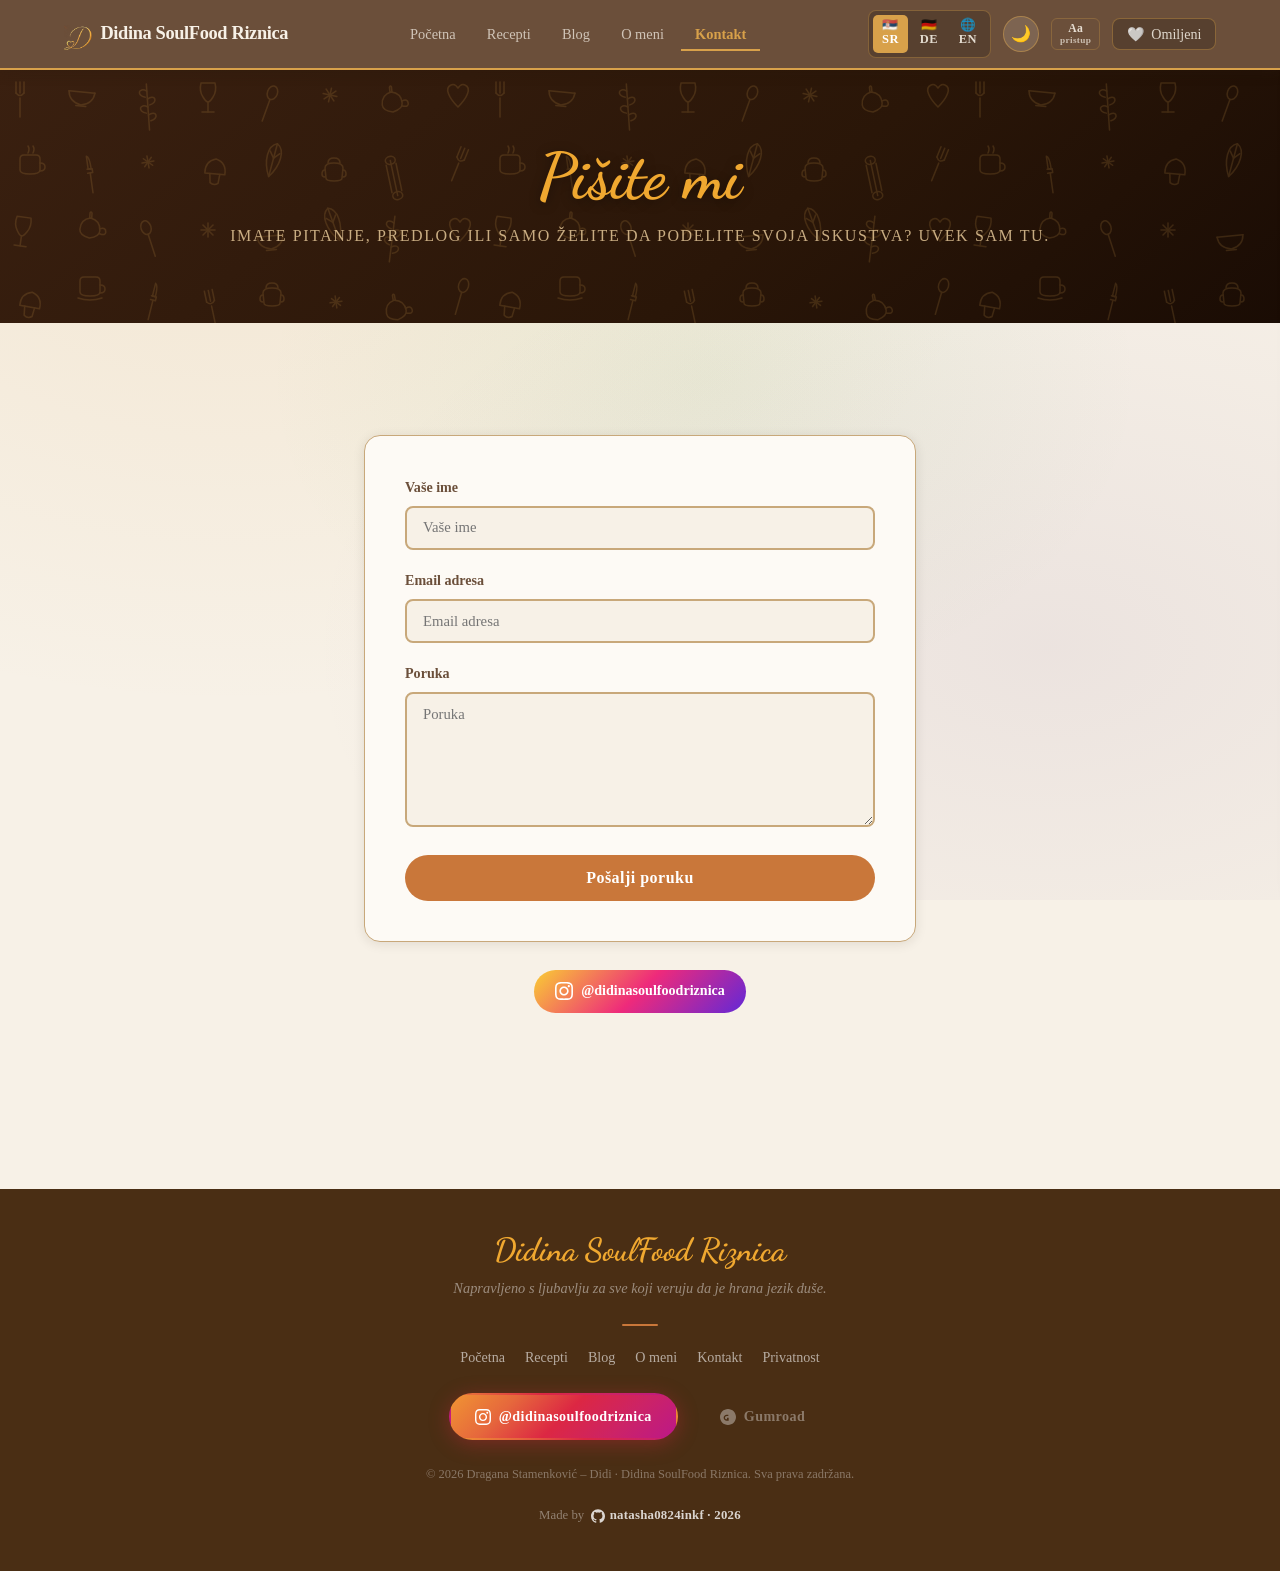
<file: contact.html>
<!DOCTYPE html>
<html lang="sr">
<head>
  <meta charset="UTF-8">
  <meta http-equiv="Cache-Control" content="no-cache, no-store, must-revalidate">
  <meta http-equiv="Pragma" content="no-cache">
  <meta name="viewport" content="width=device-width, initial-scale=1.0">
  <title>Kontakt – Didina SoulFood Riznica</title>
  <meta name="description" content="Pišite Didini — pitanja, predlozi ili vaša iskustva su uvek dobrodošla.">
  <link rel="preconnect" href="https://fonts.googleapis.com">
  <link rel="preconnect" href="https://fonts.gstatic.com" crossorigin>
  <link href="https://fonts.googleapis.com/css2?family=Dancing+Script:wght@700&display=swap" rel="stylesheet">
  <link rel="stylesheet" href="css/style.css?v=14">
  <link rel="stylesheet" href="css/responsive.css?v=afbd0014fd5bbbe04908bf28327437394dbdb059">
  <script>if(localStorage.getItem('didina-theme')==='dark'||(!localStorage.getItem('didina-theme')&&window.matchMedia('(prefers-color-scheme:dark)').matches))document.documentElement.classList.add('dark-mode');</script>
  <style>.site-header{background:#6B4F3A;border-bottom:2px solid #D8A14A;position:sticky;top:0;z-index:100}.nav-links a{color:rgba(247,241,231,.72);border-bottom:2px solid transparent}.nav-links a.active{color:#D8A14A;border-bottom-color:#D8A14A;font-weight:600}html.dark-mode .site-header{background:#1A1208}</style>
</head>
<body>

<!-- HEADER -->
<header class="site-header">
  <nav class="nav-container">
    <a href="index.html" class="nav-logo" aria-label="Didina SoulFood Riznica">
      <img src="assets/images/logo.svg?v=afbd0014fd5bbbe04908bf28327437394dbdb059" alt="" class="nav-logo-img" aria-hidden="true">
      <span class="nav-logo-main">Didina SoulFood Riznica</span>
    </a>

    <button class="hamburger" id="hamburger" aria-label="Meni" aria-expanded="false">
      <span class="hamburger-line"></span>
      <span class="hamburger-line"></span>
      <span class="hamburger-line"></span>
    </button>

    <ul class="nav-links" id="navLinks">
      <li><a href="index.html"   data-i18n="nav_home">Početna</a></li>
      <li><a href="recipes.html" data-i18n="nav_recipes">Recepti</a></li>
      <li><a href="blog.html"    data-i18n="nav_blog">Blog</a></li>
      <li><a href="about.html"   data-i18n="nav_about">O meni</a></li>
      <li><a href="contact.html" class="active" data-i18n="nav_contact">Kontakt</a></li>
    </ul>

    <div class="nav-right">
      <div class="lang-switcher">
        <button class="lang-btn active" data-lang="sr"><span class="lang-flag">🇷🇸</span>SR</button>
        <button class="lang-btn"        data-lang="de"><span class="lang-flag">🇩🇪</span>DE</button>
        <button class="lang-btn"        data-lang="en"><span class="lang-flag">🌐</span>EN</button>
      </div>
      <button class="theme-toggle" aria-label="Toggle theme">🌙</button>
      <div class="a11y-wrap">
        <button class="a11y-btn" id="a11yBtn" aria-label="Accessibility options" aria-expanded="false" aria-controls="a11yPanel">
          <span class="a11y-icon">Aa</span>
          <span class="a11y-sub" data-i18n="a11y_btn_label">pristup</span>
        </button>
        <div class="a11y-panel" id="a11yPanel" role="dialog" aria-label="Accessibility options">
          <div class="a11y-panel-title" data-i18n="a11y_panel_title">Pristupačnost</div>
          <div class="a11y-font-row">
            <span class="a11y-font-label" data-i18n="a11y_font_size">Veličina teksta</span>
            <div class="a11y-font-pills">
              <button class="a11y-font-pill sm" data-size="sm" aria-label="Small text">A</button>
              <button class="a11y-font-pill md active" data-size="md" aria-label="Medium text">A</button>
              <button class="a11y-font-pill lg" data-size="lg" aria-label="Large text">A</button>
            </div>
          </div>
          <div class="a11y-toggle-row">
            <span class="a11y-toggle-icon" aria-hidden="true">🎨</span>
            <div class="a11y-toggle-text">
              <div class="a11y-toggle-name" data-i18n="a11y_colorblind">Mod za daltoniste</div>
              <div class="a11y-toggle-desc" data-i18n="a11y_colorblind_desc">Bez crveno-zelenih kontrasta</div>
            </div>
            <button class="a11y-switch" id="colorblindSwitch" role="switch" aria-checked="false"></button>
          </div>
          <div class="a11y-toggle-row">
            <span class="a11y-toggle-icon" aria-hidden="true">🧘</span>
            <div class="a11y-toggle-text">
              <div class="a11y-toggle-name" data-i18n="a11y_focus">Fokus mod</div>
              <div class="a11y-toggle-desc" data-i18n="a11y_focus_desc">Manje smetnji, lakše čitanje</div>
            </div>
            <button class="a11y-switch" id="fokusSwitch" role="switch" aria-checked="false"></button>
          </div>
          <div class="a11y-panel-note" data-i18n="a11y_saved">Podešavanja se čuvaju automatski.</div>
        </div>
      </div>
      <button class="favorites-btn">
        🤍 <span class="favorites-btn-label" data-i18n="nav_favorites">Omiljeni</span>
        <span class="fav-count">0</span>
      </button>
    </div>
  </nav>
</header>

<!-- PAGE HERO -->
<section class="page-hero page-hero-contact">
  <h1 data-i18n="contact_title">Pišite mi</h1>
  <p data-i18n="contact_subtitle">Imate pitanje, predlog ili samo želite da podelite svoja iskustva? Uvek sam tu.</p>
</section>

<!-- CONTACT FORM -->
<main class="section">
  <div class="contact-wrapper">
    <form
      class="contact-form"
      id="contactForm"
      action="https://formsubmit.co/d.stamenkovic@yahoo.com"
      method="POST"
    >
      <!-- FormSubmit config: no captcha, redirect back to same page, subject label -->
      <input type="hidden" name="_captcha" value="false">
      <input type="hidden" name="_subject" value="Poruka sa Didina SoulFood sajta">
      <input type="hidden" name="_next" value="https://natasha0824inkf.github.io/didina-soulfood-riznica/contact.html?sent=1">
      <input type="text" name="_honey" style="display:none">

      <div class="form-group">
        <label class="form-label" for="contactName" data-i18n="contact_name">Vaše ime</label>
        <input
          type="text"
          id="contactName"
          name="name"
          class="form-input"
          data-i18n-placeholder="contact_name"
          placeholder="Vaše ime"
          required
          autocomplete="name"
        >
      </div>

      <div class="form-group">
        <label class="form-label" for="contactEmail" data-i18n="contact_email">Email adresa</label>
        <input
          type="email"
          id="contactEmail"
          name="email"
          class="form-input"
          data-i18n-placeholder="contact_email"
          placeholder="Email adresa"
          required
          autocomplete="email"
        >
      </div>

      <div class="form-group">
        <label class="form-label" for="contactMessage" data-i18n="contact_message">Poruka</label>
        <textarea
          id="contactMessage"
          name="message"
          class="form-textarea"
          data-i18n-placeholder="contact_message"
          placeholder="Poruka"
          required
        ></textarea>
      </div>

      <button type="submit" class="form-submit" data-i18n="contact_send">Pošalji poruku</button>

      <div class="form-success" id="formSuccess" role="alert" data-i18n="contact_success">
        Hvala! Vaša poruka je poslata.
      </div>

    </form>

    <div class="contact-social-row">
      <a href="https://www.instagram.com/didinasoulfoodriznica" target="_blank" rel="noopener" class="contact-social-pill contact-social-ig">
        <svg width="18" height="18" viewBox="0 0 24 24" fill="currentColor"><path d="M12 2.163c3.204 0 3.584.012 4.85.07 3.252.148 4.771 1.691 4.919 4.919.058 1.265.069 1.645.069 4.849 0 3.205-.012 3.584-.069 4.849-.149 3.225-1.664 4.771-4.919 4.919-1.266.058-1.644.07-4.85.07-3.204 0-3.584-.012-4.849-.07-3.26-.149-4.771-1.699-4.919-4.92-.058-1.265-.07-1.644-.07-4.849 0-3.204.013-3.583.07-4.849.149-3.227 1.664-4.771 4.919-4.919 1.266-.057 1.645-.069 4.849-.069zm0-2.163c-3.259 0-3.667.014-4.947.072-4.358.2-6.78 2.618-6.98 6.98-.059 1.281-.073 1.689-.073 4.948 0 3.259.014 3.668.072 4.948.2 4.358 2.618 6.78 6.98 6.98 1.281.058 1.689.072 4.948.072 3.259 0 3.668-.014 4.948-.072 4.354-.2 6.782-2.618 6.979-6.98.059-1.28.073-1.689.073-4.948 0-3.259-.014-3.667-.072-4.947-.196-4.354-2.617-6.78-6.979-6.98-1.281-.059-1.69-.073-4.949-.073zm0 5.838c-3.403 0-6.162 2.759-6.162 6.162s2.759 6.163 6.162 6.163 6.162-2.759 6.162-6.163c0-3.403-2.759-6.162-6.162-6.162zm0 10.162c-2.209 0-4-1.79-4-4 0-2.209 1.791-4 4-4s4 1.791 4 4c0 2.21-1.791 4-4 4zm6.406-11.845c-.796 0-1.441.645-1.441 1.44s.645 1.44 1.441 1.44c.795 0 1.439-.645 1.439-1.44s-.644-1.44-1.439-1.44z"/></svg>
        @didinasoulfoodriznica
      </a>
    </div>
  </div>
</main>

<!-- FOOTER -->
<footer class="site-footer">
  <div class="footer-content">
    <div class="footer-logo">Didina SoulFood Riznica</div>
    <p class="footer-tagline" data-i18n="footer_text">Napravljeno s ljubavlju za sve koji veruju da je hrana jezik duše.</p>
    <div class="footer-divider"></div>
    <nav class="footer-nav">
      <a href="index.html"   data-i18n="nav_home">Početna</a>
      <a href="recipes.html" data-i18n="nav_recipes">Recepti</a>
      <a href="blog.html"    data-i18n="nav_blog">Blog</a>
      <a href="about.html"   data-i18n="nav_about">O meni</a>
      <a href="contact.html" data-i18n="nav_contact">Kontakt</a>
      <a href="privacy.html" data-i18n="nav_privacy">Privatnost</a>
    </nav>
    <div class="footer-social">
      <a href="https://www.instagram.com/didinasoulfoodriznica" target="_blank" rel="noopener" class="footer-social-link">
        <svg width="16" height="16" viewBox="0 0 24 24" fill="currentColor"><path d="M12 2.163c3.204 0 3.584.012 4.85.07 3.252.148 4.771 1.691 4.919 4.919.058 1.265.069 1.645.069 4.849 0 3.205-.012 3.584-.069 4.849-.149 3.225-1.664 4.771-4.919 4.919-1.266.058-1.644.07-4.85.07-3.204 0-3.584-.012-4.849-.07-3.26-.149-4.771-1.699-4.919-4.92-.058-1.265-.07-1.644-.07-4.849 0-3.204.013-3.583.07-4.849.149-3.227 1.664-4.771 4.919-4.919 1.266-.057 1.645-.069 4.849-.069zm0-2.163c-3.259 0-3.667.014-4.947.072-4.358.2-6.78 2.618-6.98 6.98-.059 1.281-.073 1.689-.073 4.948 0 3.259.014 3.668.072 4.948.2 4.358 2.618 6.78 6.98 6.98 1.281.058 1.689.072 4.948.072 3.259 0 3.668-.014 4.948-.072 4.354-.2 6.782-2.618 6.979-6.98.059-1.28.073-1.689.073-4.948 0-3.259-.014-3.667-.072-4.947-.196-4.354-2.617-6.78-6.979-6.98-1.281-.059-1.69-.073-4.949-.073zm0 5.838c-3.403 0-6.162 2.759-6.162 6.162s2.759 6.163 6.162 6.163 6.162-2.759 6.162-6.163c0-3.403-2.759-6.162-6.162-6.162zm0 10.162c-2.209 0-4-1.79-4-4 0-2.209 1.791-4 4-4s4 1.791 4 4c0 2.21-1.791 4-4 4zm6.406-11.845c-.796 0-1.441.645-1.441 1.44s.645 1.44 1.441 1.44c.795 0 1.439-.645 1.439-1.44s-.644-1.44-1.439-1.44z"/></svg>
        @didinasoulfoodriznica
      </a>
      <a href="javascript:void(0)" class="footer-social-link" style="opacity:.5;cursor:default" aria-label="Gumroad">
        <svg width="16" height="16" viewBox="0 0 24 24" fill="currentColor"><path d="M12 0C5.373 0 0 5.373 0 12s5.373 12 12 12 12-5.373 12-12S18.627 0 12 0zm.5 17.5H10c-2.485 0-4.5-2.015-4.5-4.5S7.515 8.5 10 8.5h2.5v2H10c-1.381 0-2.5 1.119-2.5 2.5S8.619 15.5 10 15.5h.5V13H13v4.5h-.5z"/></svg>
        Gumroad
      </a>

    </div>
    <p class="footer-copy">© 2026 Dragana Stamenković – Didi · Didina SoulFood Riznica. <span data-i18n="footer_rights">Sva prava zadržana.</span></p>
    <div class="footer-powered">
      Made by
      <a href="https://github.com/natasha0824inkf" target="_blank" rel="noopener">
        <svg width="14" height="14" viewBox="0 0 24 24" fill="currentColor"><path d="M12 .297c-6.63 0-12 5.373-12 12 0 5.303 3.438 9.8 8.205 11.385.6.113.82-.258.82-.577 0-.285-.01-1.04-.015-2.04-3.338.724-4.042-1.61-4.042-1.61C4.422 18.07 3.633 17.7 3.633 17.7c-1.087-.744.084-.729.084-.729 1.205.084 1.838 1.236 1.838 1.236 1.07 1.835 2.809 1.305 3.495.998.108-.776.417-1.305.76-1.605-2.665-.3-5.466-1.332-5.466-5.93 0-1.31.465-2.38 1.235-3.22-.135-.303-.54-1.523.105-3.176 0 0 1.005-.322 3.3 1.23.96-.267 1.98-.399 3-.405 1.02.006 2.04.138 3 .405 2.28-1.552 3.285-1.23 3.285-1.23.645 1.653.24 2.873.12 3.176.765.84 1.23 1.91 1.23 3.22 0 4.61-2.805 5.625-5.475 5.92.42.36.81 1.096.81 2.22 0 1.606-.015 2.896-.015 3.286 0 .315.21.69.825.57C20.565 22.092 24 17.592 24 12.297c0-6.627-5.373-12-12-12"/></svg>
        natasha0824inkf · 2026
      </a>
    </div>
  </div>
</footer>

<!-- FAVORITES PANEL -->
<aside class="favorites-panel" id="favoritesPanel">
  <div class="favorites-panel-header">
    <span class="favorites-panel-title" data-i18n="favorites_title">Moji omiljeni recepti</span>
    <button class="close-favorites-btn" id="closeFavPanel">×</button>
  </div>
  <div class="favorites-list" id="favoritesList"></div>
</aside>

<!-- MODAL (available on every page for favorites panel) -->
<div class="modal-overlay" id="modalOverlay" role="dialog" aria-modal="true" aria-labelledby="modalTitle">
  <div class="modal" tabindex="-1">
    <div class="modal-header">
      <button class="modal-close" id="closeModal" aria-label="Zatvori">×</button>
      <div class="modal-category-badge" id="modalCategory"></div>
      <h2 class="modal-title" id="modalTitle"></h2>
      <p class="modal-subtitle" id="modalSubtitle"></p>
    </div>
    <div id="modalHeroImage" class="modal-hero-image" hidden></div>
    <div class="modal-body">
      <div class="modal-meta-item" id="modalTime"></div>
      <blockquote class="modal-comment" id="modalComment" hidden></blockquote>
      <h3 class="modal-section-title" data-i18n="ingredients">Sastojci</h3>
      <ul class="ingredients-list" id="modalIngredients"></ul>
      <h3 class="modal-section-title" data-i18n="instructions">Priprema</h3>
      <ol class="instructions-list" id="modalInstructions"></ol>
      <div class="modal-actions">
        <button class="modal-fav-btn" id="modalFavBtn">🤍 <span data-i18n="add_favorite">Dodaj u omiljene</span></button>
        <button class="modal-share-btn" id="modalShareBtn">↗ <span data-i18n="share_recipe">Podeli recept</span></button>
      </div>
      <div class="modal-nav">
        <button class="modal-nav-btn" id="modalPrevBtn">← <span data-i18n="prev_recipe">Prethodni</span></button>
        <button class="modal-nav-btn" id="modalNextBtn"><span data-i18n="next_recipe">Sledeći</span> →</button>
      </div>
    </div>
  </div>
</div>

<script src="js/translations.js?v=4"></script>
<script src="js/recipes-data.js?v=3"></script>
<script src="js/main.js?v=4"></script>
</body>
</html>
</file>
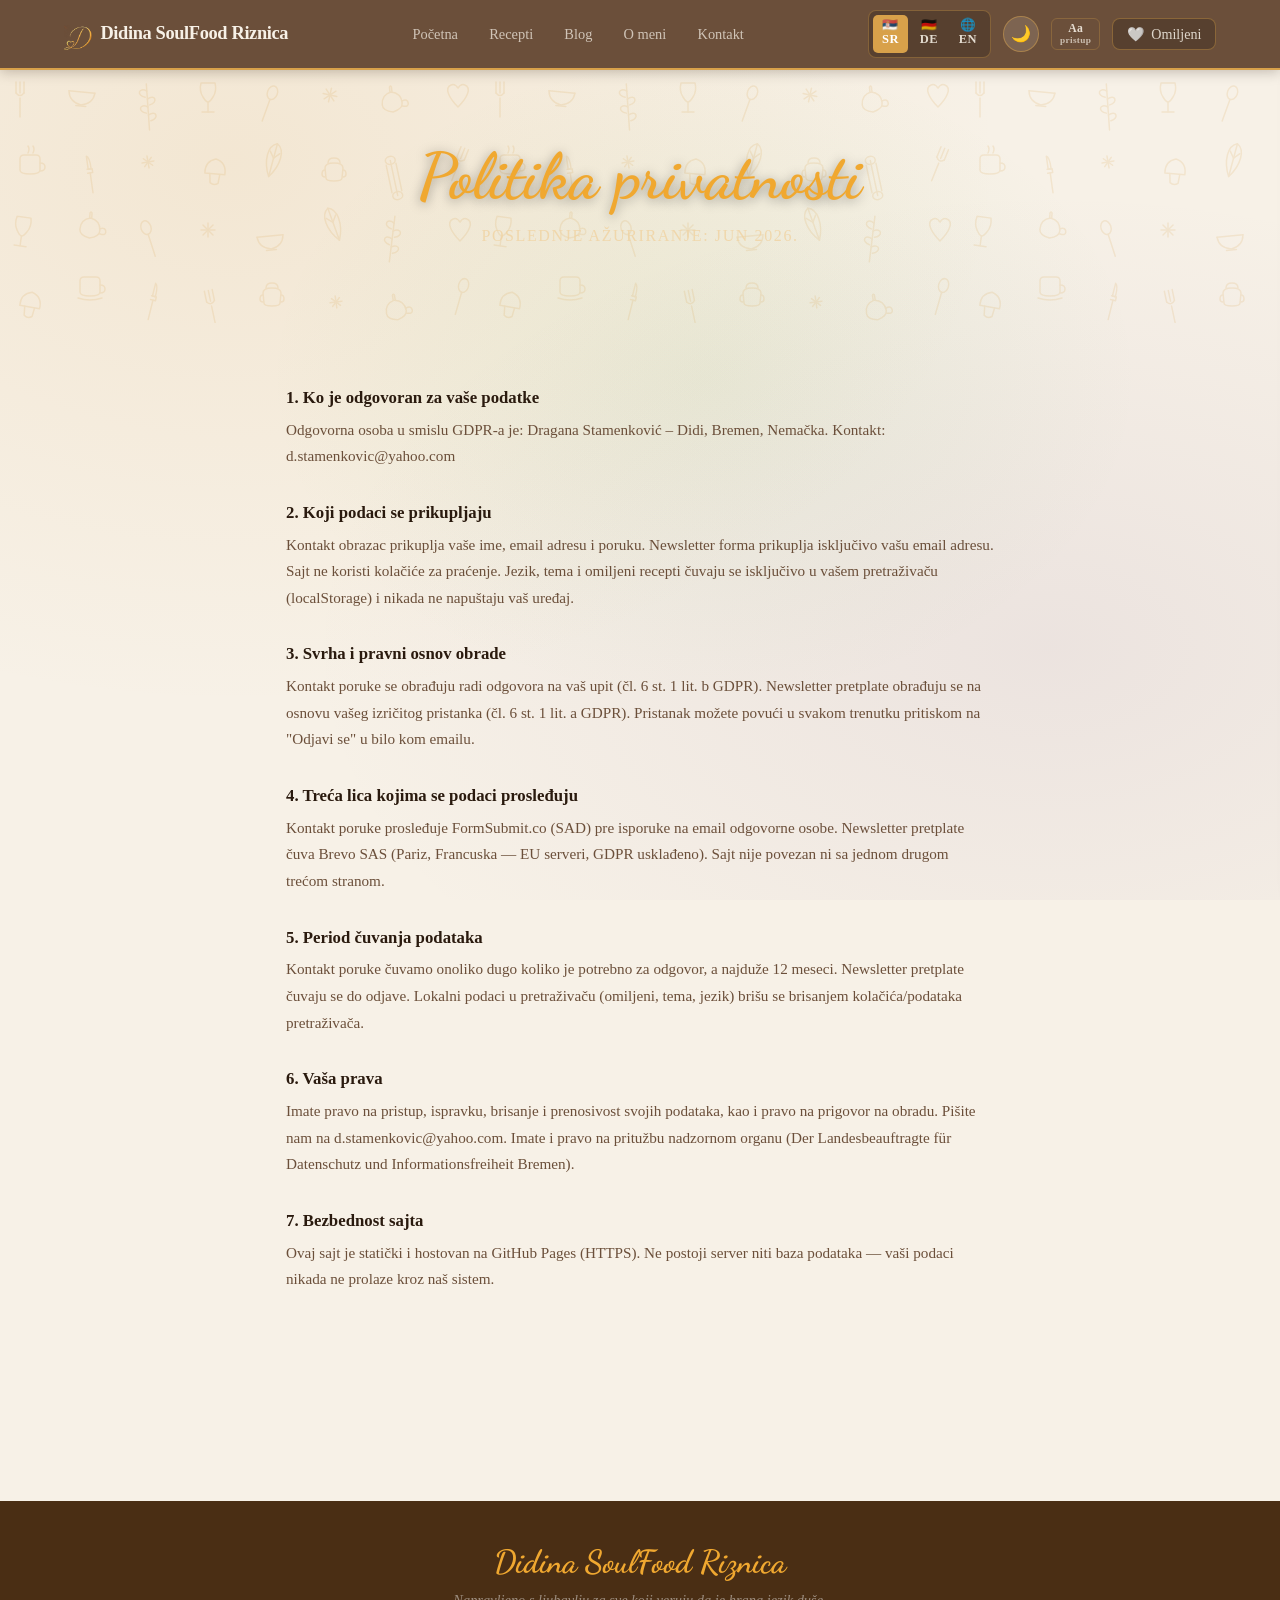
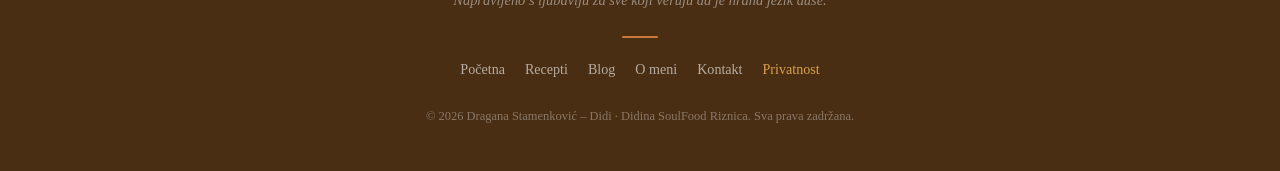
<file: privacy.html>
<!DOCTYPE html>
<html lang="sr">
<head>
  <meta charset="UTF-8">
  <meta http-equiv="Cache-Control" content="no-cache, no-store, must-revalidate">
  <meta http-equiv="Pragma" content="no-cache">
  <meta name="viewport" content="width=device-width, initial-scale=1.0">
  <title>Politika privatnosti – Didina SoulFood Riznica</title>
  <meta name="description" content="Politika privatnosti / Datenschutzerklärung / Privacy Policy — Didina SoulFood Riznica">
  <meta name="robots" content="noindex">
  <link rel="preconnect" href="https://fonts.googleapis.com">
  <link rel="preconnect" href="https://fonts.gstatic.com" crossorigin>
  <link href="https://fonts.googleapis.com/css2?family=Dancing+Script:wght@700&display=swap" rel="stylesheet">
  <link rel="stylesheet" href="css/style.css?v=14">
  <link rel="stylesheet" href="css/responsive.css?v=afbd0014fd5bbbe04908bf28327437394dbdb059">
  <script>if(localStorage.getItem('didina-theme')==='dark'||(!localStorage.getItem('didina-theme')&&window.matchMedia('(prefers-color-scheme:dark)').matches))document.documentElement.classList.add('dark-mode');</script>
  <style>.site-header{background:#6B4F3A;border-bottom:2px solid #D8A14A;position:sticky;top:0;z-index:100}.nav-links a{color:rgba(247,241,231,.72);border-bottom:2px solid transparent}.nav-links a.active{color:#D8A14A;border-bottom-color:#D8A14A;font-weight:600}html.dark-mode .site-header{background:#1A1208}</style>
</head>
<body>

<!-- HEADER -->
<header class="site-header">
  <nav class="nav-container">
    <a href="index.html" class="nav-logo" aria-label="Didina SoulFood Riznica">
      <img src="assets/images/logo.svg?v=afbd0014fd5bbbe04908bf28327437394dbdb059" alt="" class="nav-logo-img" aria-hidden="true">
      <span class="nav-logo-main">Didina SoulFood Riznica</span>
    </a>

    <button class="hamburger" id="hamburger" aria-label="Meni" aria-expanded="false">
      <span class="hamburger-line"></span>
      <span class="hamburger-line"></span>
      <span class="hamburger-line"></span>
    </button>

    <ul class="nav-links" id="navLinks">
      <li><a href="index.html"   data-i18n="nav_home">Početna</a></li>
      <li><a href="recipes.html" data-i18n="nav_recipes">Recepti</a></li>
      <li><a href="blog.html"    data-i18n="nav_blog">Blog</a></li>
      <li><a href="about.html"   data-i18n="nav_about">O meni</a></li>
      <li><a href="contact.html" data-i18n="nav_contact">Kontakt</a></li>
    </ul>

    <div class="nav-right">
      <div class="lang-switcher">
        <button class="lang-btn active" data-lang="sr"><span class="lang-flag">🇷🇸</span>SR</button>
        <button class="lang-btn"        data-lang="de"><span class="lang-flag">🇩🇪</span>DE</button>
        <button class="lang-btn"        data-lang="en"><span class="lang-flag">🌐</span>EN</button>
      </div>
      <button class="theme-toggle" aria-label="Toggle theme">🌙</button>
      <div class="a11y-wrap">
        <button class="a11y-btn" id="a11yBtn" aria-label="Accessibility options" aria-expanded="false" aria-controls="a11yPanel">
          <span class="a11y-icon">Aa</span>
          <span class="a11y-sub" data-i18n="a11y_btn_label">pristup</span>
        </button>
        <div class="a11y-panel" id="a11yPanel" role="dialog" aria-label="Accessibility options">
          <div class="a11y-panel-title" data-i18n="a11y_panel_title">Pristupačnost</div>
          <div class="a11y-font-row">
            <span class="a11y-font-label" data-i18n="a11y_font_size">Veličina teksta</span>
            <div class="a11y-font-pills">
              <button class="a11y-font-pill sm" data-size="sm" aria-label="Small text">A</button>
              <button class="a11y-font-pill md active" data-size="md" aria-label="Medium text">A</button>
              <button class="a11y-font-pill lg" data-size="lg" aria-label="Large text">A</button>
            </div>
          </div>
          <div class="a11y-toggle-row">
            <span class="a11y-toggle-icon" aria-hidden="true">🎨</span>
            <div class="a11y-toggle-text">
              <div class="a11y-toggle-name" data-i18n="a11y_colorblind">Mod za daltoniste</div>
              <div class="a11y-toggle-desc" data-i18n="a11y_colorblind_desc">Bez crveno-zelenih kontrasta</div>
            </div>
            <button class="a11y-switch" id="colorblindSwitch" role="switch" aria-checked="false"></button>
          </div>
          <div class="a11y-toggle-row">
            <span class="a11y-toggle-icon" aria-hidden="true">🧘</span>
            <div class="a11y-toggle-text">
              <div class="a11y-toggle-name" data-i18n="a11y_focus">Fokus mod</div>
              <div class="a11y-toggle-desc" data-i18n="a11y_focus_desc">Manje smetnji, lakše čitanje</div>
            </div>
            <button class="a11y-switch" id="fokusSwitch" role="switch" aria-checked="false"></button>
          </div>
          <div class="a11y-panel-note" data-i18n="a11y_saved">Podešavanja se čuvaju automatski.</div>
        </div>
      </div>
      <button class="favorites-btn">
        🤍 <span class="favorites-btn-label" data-i18n="nav_favorites">Omiljeni</span>
        <span class="fav-count">0</span>
      </button>
    </div>
  </nav>
</header>

<!-- PAGE HERO -->
<section class="page-hero">
  <h1 data-i18n="privacy_title">Politika privatnosti</h1>
  <p data-i18n="privacy_updated">Poslednje ažuriranje: jun 2026.</p>
</section>

<!-- CONTENT -->
<main class="section">
  <div class="privacy-wrap">

    <section class="privacy-block">
      <h2 data-i18n="privacy_s1_title">1. Ko je odgovoran za vaše podatke</h2>
      <p data-i18n="privacy_s1">Odgovorna osoba u smislu GDPR-a je: Dragana Stamenković – Didi, Bremen, Nemačka. Kontakt: d.stamenkovic@yahoo.com</p>
    </section>

    <section class="privacy-block">
      <h2 data-i18n="privacy_s2_title">2. Koji podaci se prikupljaju</h2>
      <p data-i18n="privacy_s2">Kontakt obrazac prikuplja vaše ime, email adresu i poruku. Newsletter forma prikuplja isključivo vašu email adresu. Sajt ne koristi kolačiće za praćenje. Jezik, tema i omiljeni recepti čuvaju se isključivo u vašem pretraživaču (localStorage) i nikada ne napuštaju vaš uređaj.</p>
    </section>

    <section class="privacy-block">
      <h2 data-i18n="privacy_s3_title">3. Svrha i pravni osnov obrade</h2>
      <p data-i18n="privacy_s3">Kontakt poruke se obrađuju radi odgovora na vaš upit (čl. 6 st. 1 lit. b GDPR). Newsletter pretplate obrađuju se na osnovu vašeg izričitog pristanka (čl. 6 st. 1 lit. a GDPR). Pristanak možete povući u svakom trenutku pritiskom na "Odjavi se" u bilo kom emailu.</p>
    </section>

    <section class="privacy-block">
      <h2 data-i18n="privacy_s4_title">4. Treća lica kojima se podaci prosleđuju</h2>
      <p data-i18n="privacy_s4">Kontakt poruke prosleđuje FormSubmit.co (SAD) pre isporuke na email odgovorne osobe. Newsletter pretplate čuva Brevo SAS (Pariz, Francuska — EU serveri, GDPR usklađeno). Sajt nije povezan ni sa jednom drugom trećom stranom.</p>
    </section>

    <section class="privacy-block">
      <h2 data-i18n="privacy_s5_title">5. Period čuvanja podataka</h2>
      <p data-i18n="privacy_s5">Kontakt poruke čuvamo onoliko dugo koliko je potrebno za odgovor, a najduže 12 meseci. Newsletter pretplate čuvaju se do odjave. Lokalni podaci u pretraživaču (omiljeni, tema, jezik) brišu se brisanjem kolačića/podataka pretraživača.</p>
    </section>

    <section class="privacy-block">
      <h2 data-i18n="privacy_s6_title">6. Vaša prava</h2>
      <p data-i18n="privacy_s6">Imate pravo na pristup, ispravku, brisanje i prenosivost svojih podataka, kao i pravo na prigovor na obradu. Pišite nam na d.stamenkovic@yahoo.com. Imate i pravo na pritužbu nadzornom organu (Der Landesbeauftragte für Datenschutz und Informationsfreiheit Bremen).</p>
    </section>

    <section class="privacy-block">
      <h2 data-i18n="privacy_s7_title">7. Bezbednost sajta</h2>
      <p data-i18n="privacy_s7">Ovaj sajt je statički i hostovan na GitHub Pages (HTTPS). Ne postoji server niti baza podataka — vaši podaci nikada ne prolaze kroz naš sistem.</p>
    </section>

  </div>
</main>

<!-- FOOTER -->
<footer class="site-footer">
  <div class="footer-content">
    <div class="footer-logo">Didina SoulFood Riznica</div>
    <p class="footer-tagline" data-i18n="footer_text">Napravljeno s ljubavlju za sve koji veruju da je hrana jezik duše.</p>
    <div class="footer-divider"></div>
    <nav class="footer-nav">
      <a href="index.html"   data-i18n="nav_home">Početna</a>
      <a href="recipes.html" data-i18n="nav_recipes">Recepti</a>
      <a href="blog.html"    data-i18n="nav_blog">Blog</a>
      <a href="about.html"   data-i18n="nav_about">O meni</a>
      <a href="contact.html" data-i18n="nav_contact">Kontakt</a>
      <a href="privacy.html" data-i18n="nav_privacy" class="active">Privatnost</a>
    </nav>
    <p class="footer-copy">© 2026 Dragana Stamenković – Didi · Didina SoulFood Riznica. <span data-i18n="footer_rights">Sva prava zadržana.</span></p>
  </div>
</footer>

<!-- FAVORITES PANEL -->
<aside class="favorites-panel" id="favoritesPanel">
  <div class="favorites-panel-header">
    <h3 data-i18n="favorites_title">Moji omiljeni recepti</h3>
    <button class="favorites-close" id="favoritesClose">×</button>
  </div>
  <div class="favorites-list" id="favoritesList"></div>
</aside>
<div class="favorites-overlay" id="favoritesOverlay"></div>

<script src="js/translations.js?v=4"></script>
<script src="js/recipes-data.js?v=3"></script>
<script src="js/main.js?v=4"></script>
</body>
</html>
</file>
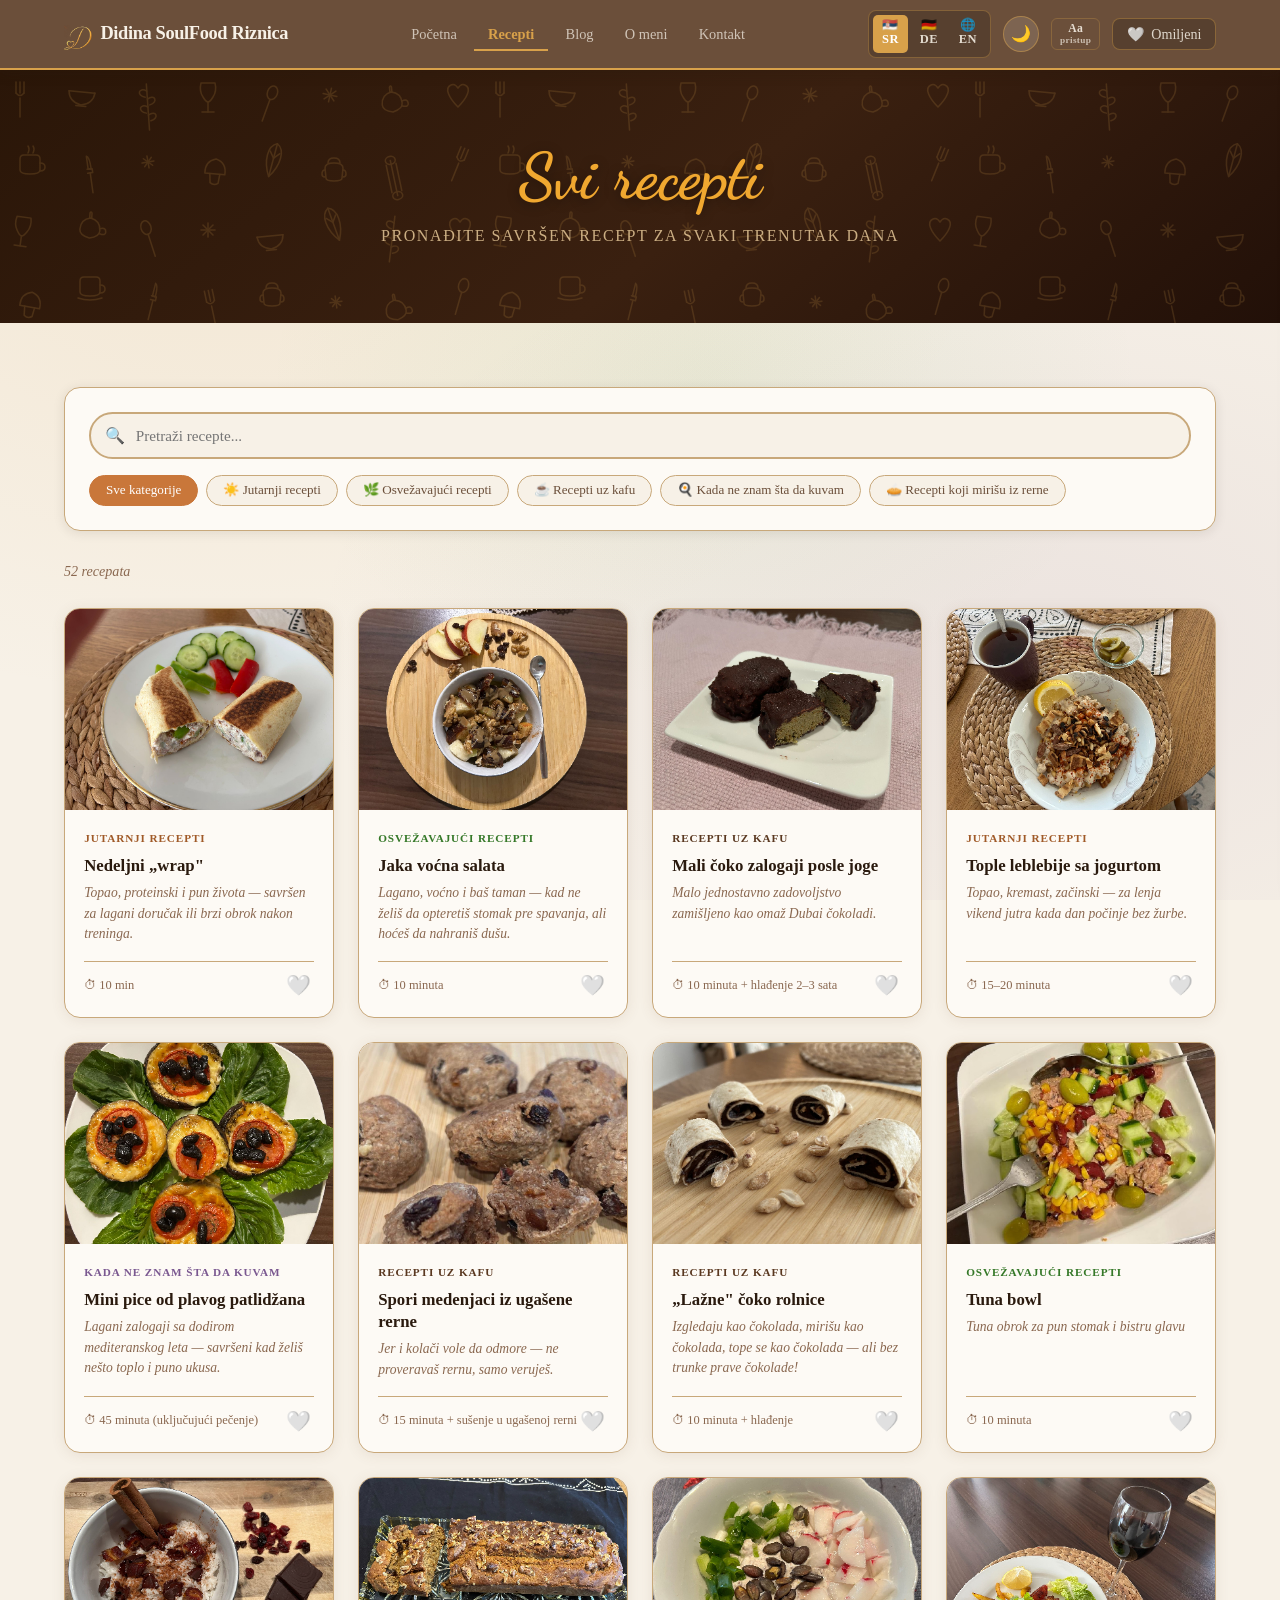
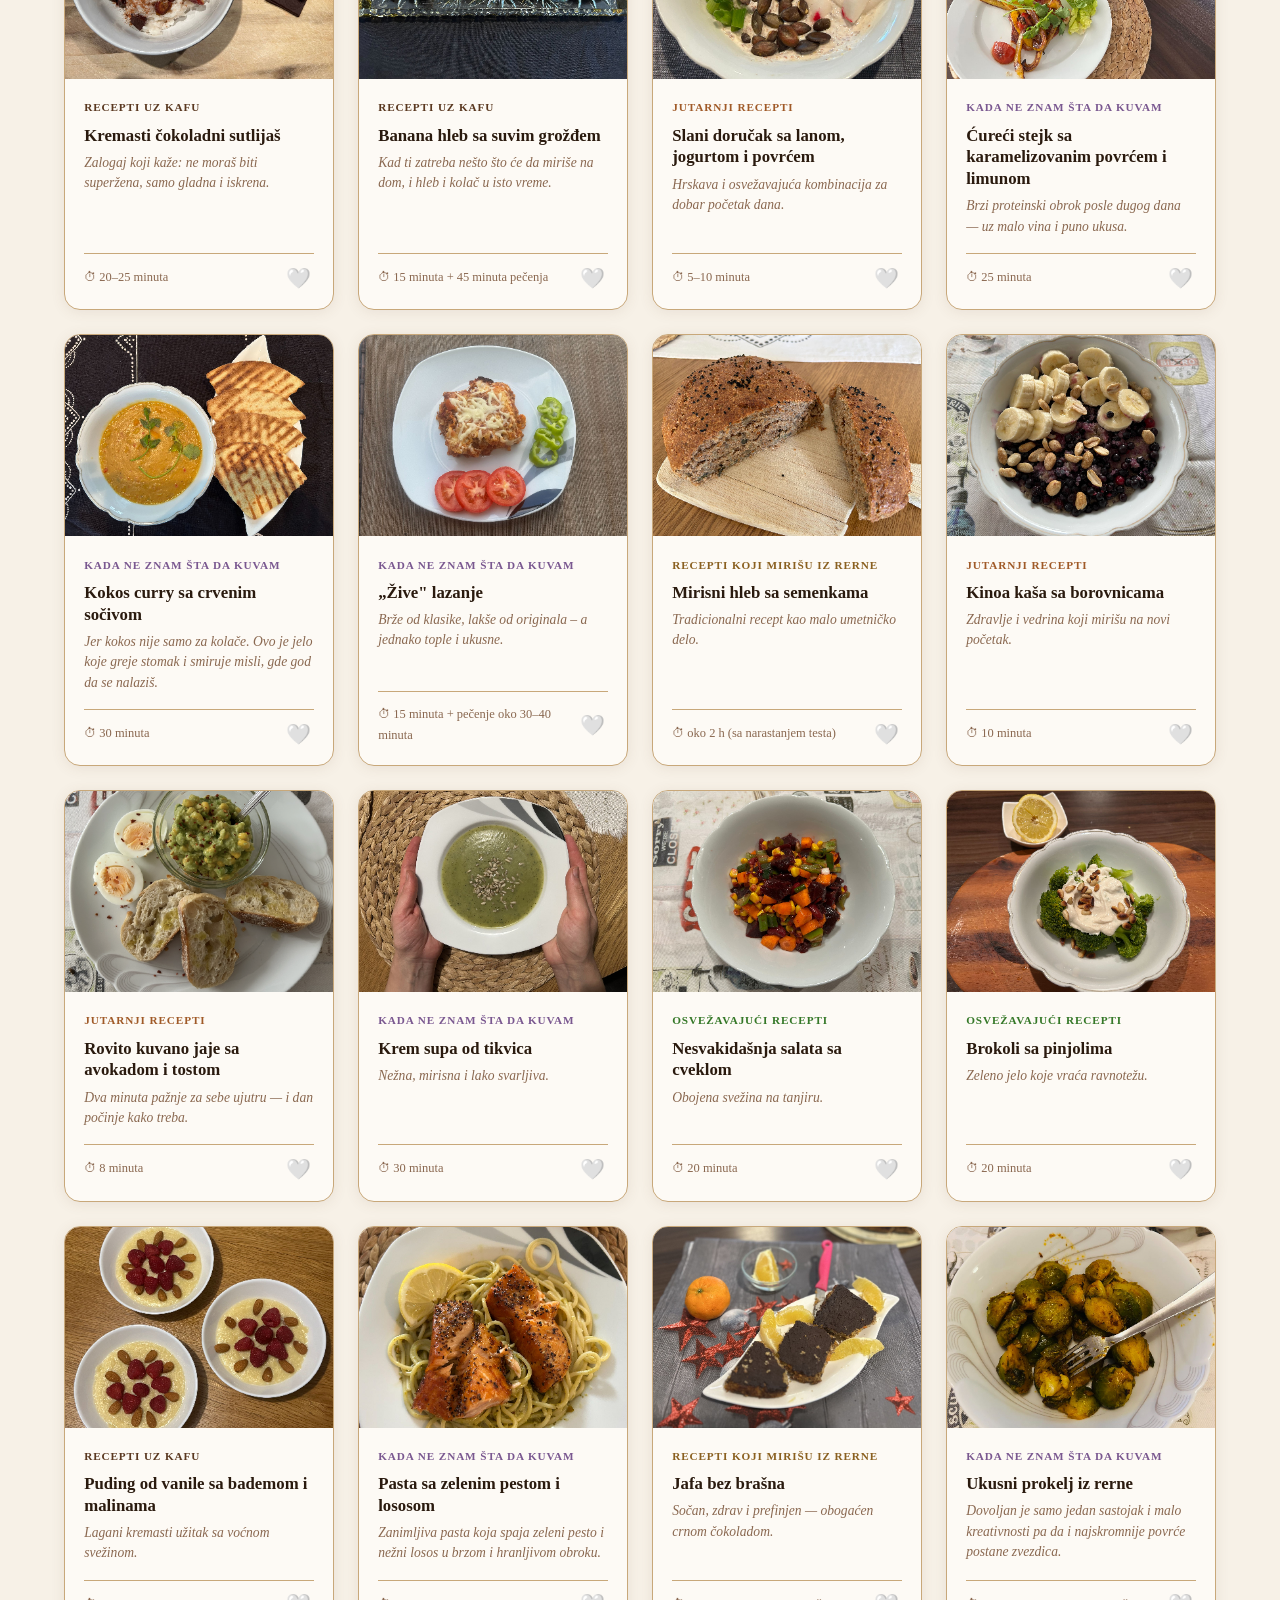
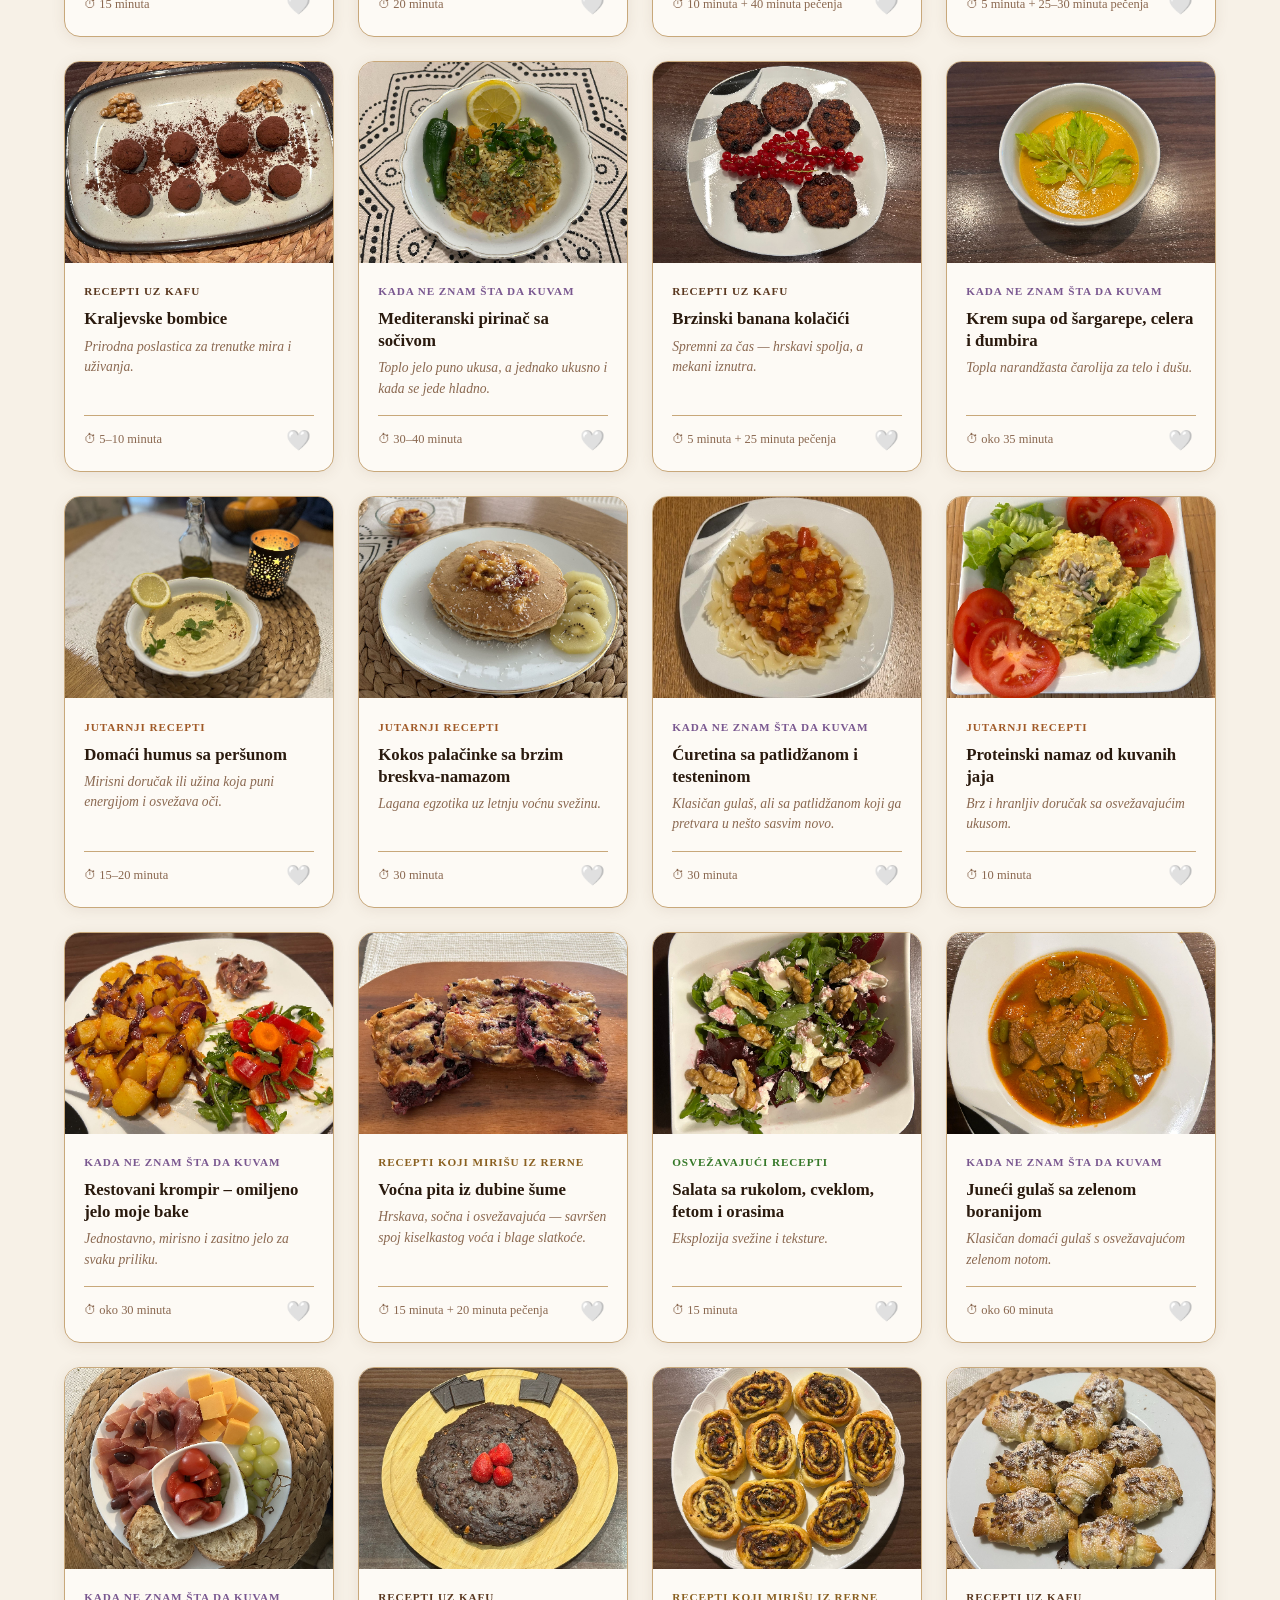
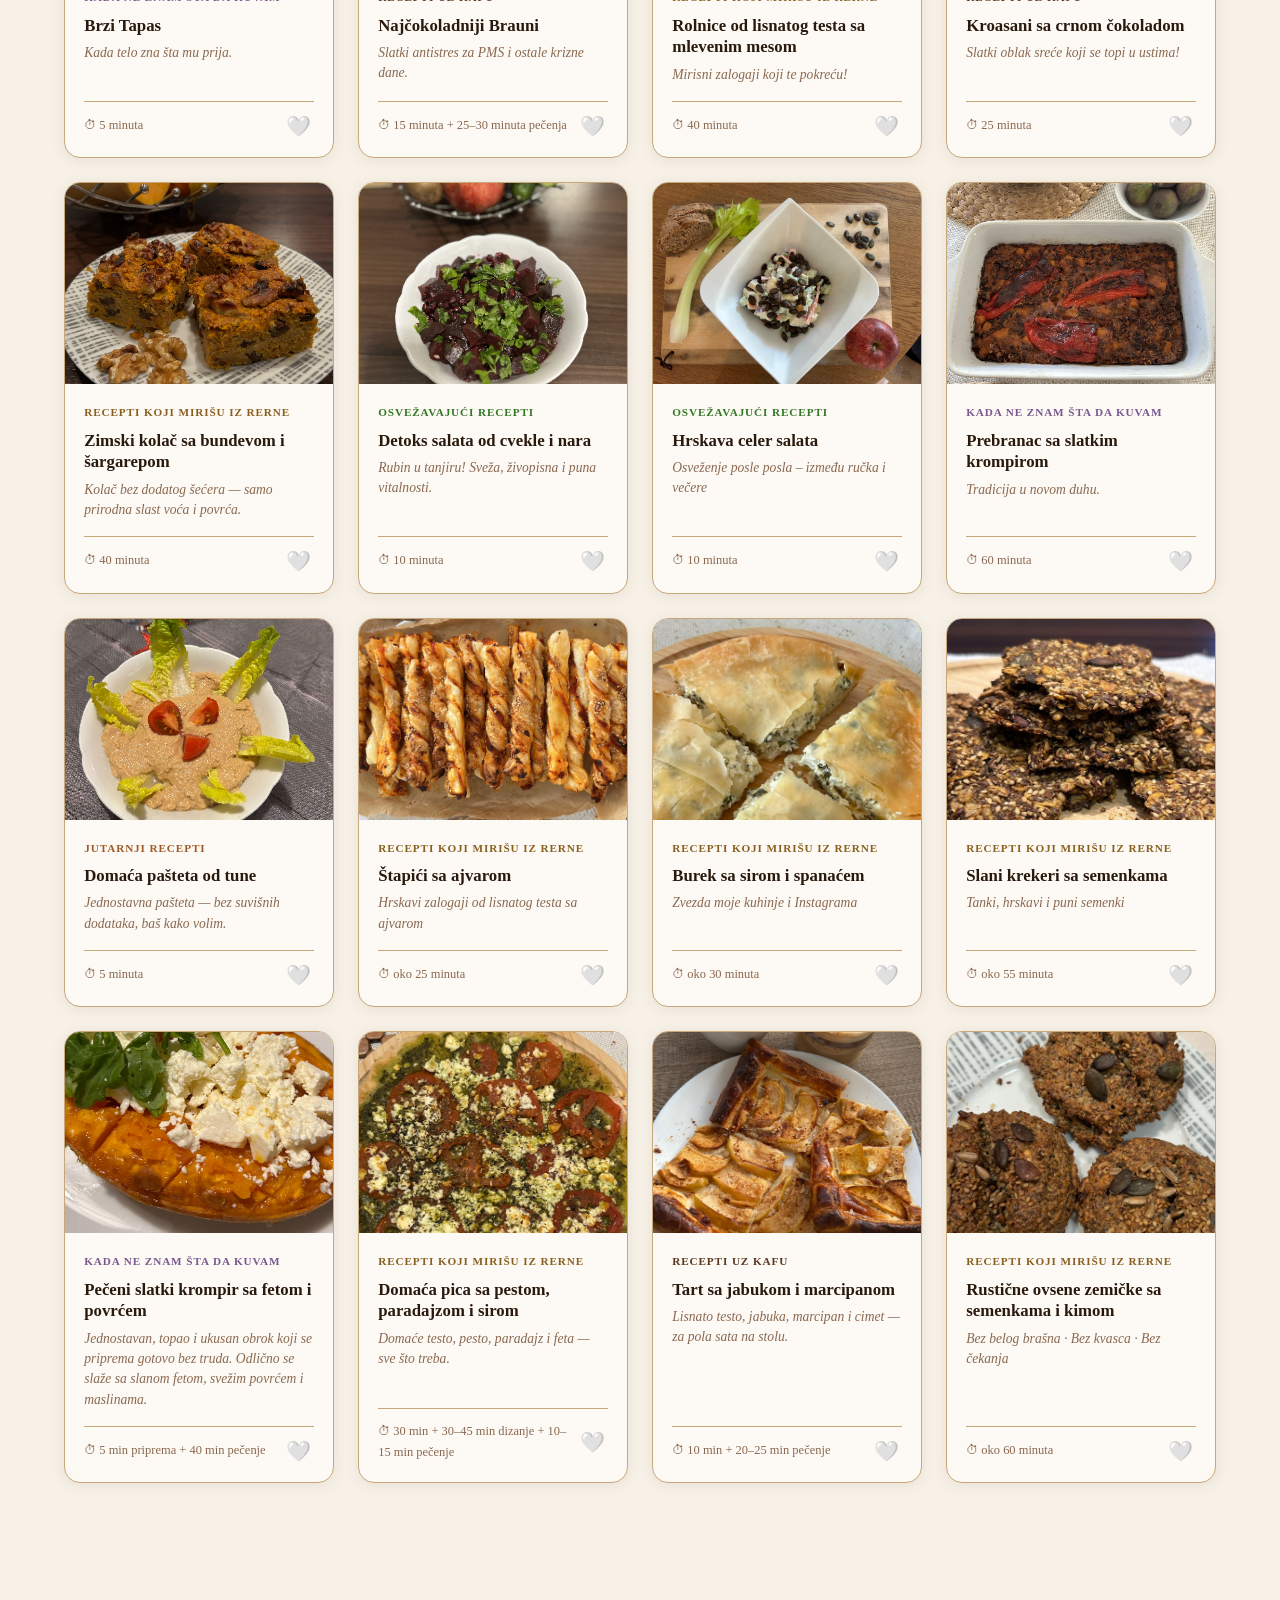
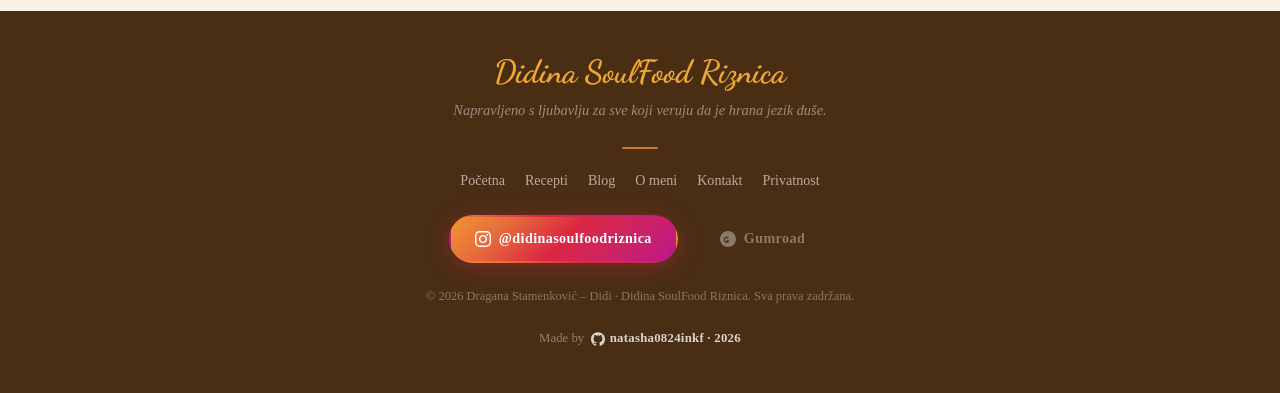
<file: recipes.html>
<!DOCTYPE html>
<html lang="sr">
<head>
  <meta charset="UTF-8">
  <meta http-equiv="Cache-Control" content="no-cache, no-store, must-revalidate">
  <meta http-equiv="Pragma" content="no-cache">
  <meta name="viewport" content="width=device-width, initial-scale=1.0">
  <title>Recepti – Didina SoulFood Riznica</title>
  <meta name="description" content="Svi recepti — pretraži, filtriraj po kategoriji i sačuvaj omiljene.">
  <link rel="preconnect" href="https://fonts.googleapis.com">
  <link rel="preconnect" href="https://fonts.gstatic.com" crossorigin>
  <link href="https://fonts.googleapis.com/css2?family=Dancing+Script:wght@700&display=swap" rel="stylesheet">
  <link rel="stylesheet" href="css/style.css?v=14">
  <link rel="stylesheet" href="css/responsive.css?v=afbd0014fd5bbbe04908bf28327437394dbdb059">
  <script>if(localStorage.getItem('didina-theme')==='dark'||(!localStorage.getItem('didina-theme')&&window.matchMedia('(prefers-color-scheme:dark)').matches))document.documentElement.classList.add('dark-mode');</script>
  <style>.site-header{background:#6B4F3A;border-bottom:2px solid #D8A14A;position:sticky;top:0;z-index:100}.nav-links a{color:rgba(247,241,231,.72);border-bottom:2px solid transparent}.nav-links a.active{color:#D8A14A;border-bottom-color:#D8A14A;font-weight:600}html.dark-mode .site-header{background:#1A1208}</style>
</head>
<body>

<!-- HEADER -->
<header class="site-header">
  <nav class="nav-container">
    <a href="index.html" class="nav-logo" aria-label="Didina SoulFood Riznica">
      <img src="assets/images/logo.svg?v=afbd0014fd5bbbe04908bf28327437394dbdb059" alt="" class="nav-logo-img" aria-hidden="true">
      <span class="nav-logo-main">Didina SoulFood Riznica</span>
    </a>

    <button class="hamburger" id="hamburger" aria-label="Meni" aria-expanded="false">
      <span class="hamburger-line"></span>
      <span class="hamburger-line"></span>
      <span class="hamburger-line"></span>
    </button>

    <ul class="nav-links" id="navLinks">
      <li><a href="index.html"   data-i18n="nav_home">Početna</a></li>
      <li><a href="recipes.html" class="active" data-i18n="nav_recipes">Recepti</a></li>
      <li><a href="blog.html"    data-i18n="nav_blog">Blog</a></li>
      <li><a href="about.html"   data-i18n="nav_about">O meni</a></li>
      <li><a href="contact.html" data-i18n="nav_contact">Kontakt</a></li>
    </ul>

    <div class="nav-right">
      <div class="lang-switcher">
        <button class="lang-btn active" data-lang="sr"><span class="lang-flag">🇷🇸</span>SR</button>
        <button class="lang-btn"        data-lang="de"><span class="lang-flag">🇩🇪</span>DE</button>
        <button class="lang-btn"        data-lang="en"><span class="lang-flag">🌐</span>EN</button>
      </div>
      <button class="theme-toggle" aria-label="Toggle theme">🌙</button>
      <div class="a11y-wrap">
        <button class="a11y-btn" id="a11yBtn" aria-label="Accessibility options" aria-expanded="false" aria-controls="a11yPanel">
          <span class="a11y-icon">Aa</span>
          <span class="a11y-sub" data-i18n="a11y_btn_label">pristup</span>
        </button>
        <div class="a11y-panel" id="a11yPanel" role="dialog" aria-label="Accessibility options">
          <div class="a11y-panel-title" data-i18n="a11y_panel_title">Pristupačnost</div>
          <div class="a11y-font-row">
            <span class="a11y-font-label" data-i18n="a11y_font_size">Veličina teksta</span>
            <div class="a11y-font-pills">
              <button class="a11y-font-pill sm" data-size="sm" aria-label="Small text">A</button>
              <button class="a11y-font-pill md active" data-size="md" aria-label="Medium text">A</button>
              <button class="a11y-font-pill lg" data-size="lg" aria-label="Large text">A</button>
            </div>
          </div>
          <div class="a11y-toggle-row">
            <span class="a11y-toggle-icon" aria-hidden="true">🎨</span>
            <div class="a11y-toggle-text">
              <div class="a11y-toggle-name" data-i18n="a11y_colorblind">Mod za daltoniste</div>
              <div class="a11y-toggle-desc" data-i18n="a11y_colorblind_desc">Bez crveno-zelenih kontrasta</div>
            </div>
            <button class="a11y-switch" id="colorblindSwitch" role="switch" aria-checked="false"></button>
          </div>
          <div class="a11y-toggle-row">
            <span class="a11y-toggle-icon" aria-hidden="true">🧘</span>
            <div class="a11y-toggle-text">
              <div class="a11y-toggle-name" data-i18n="a11y_focus">Fokus mod</div>
              <div class="a11y-toggle-desc" data-i18n="a11y_focus_desc">Manje smetnji, lakše čitanje</div>
            </div>
            <button class="a11y-switch" id="fokusSwitch" role="switch" aria-checked="false"></button>
          </div>
          <div class="a11y-panel-note" data-i18n="a11y_saved">Podešavanja se čuvaju automatski.</div>
        </div>
      </div>
      <button class="favorites-btn">
        🤍 <span class="favorites-btn-label" data-i18n="nav_favorites">Omiljeni</span>
        <span class="fav-count">0</span>
      </button>
    </div>
  </nav>
</header>

<!-- PAGE HERO -->
<section class="page-hero page-hero-recipes">
  <h1 data-i18n="page_recipes_title">Svi recepti</h1>
  <p data-i18n="page_recipes_subtitle">Pronađite savršen recept za svaki trenutak dana</p>
</section>

<!-- MAIN CONTENT -->
<main class="section">
  <div class="container">

    <!-- SEARCH & FILTER -->
    <div class="search-filter-bar">
      <div class="search-input-wrapper">
        <span class="search-icon">🔍</span>
        <input
          type="search"
          class="search-input"
          id="searchInput"
          data-i18n-placeholder="search_placeholder"
          placeholder="Pretraži recepte..."
          autocomplete="off"
          aria-label="Pretraži recepte"
        >
      </div>
      <div class="filter-buttons" id="filterButtons" role="group" aria-label="Filtriraj po kategoriji"></div>
    </div>

    <p class="results-info" id="resultsInfo"></p>

    <!-- RECIPE GRID -->
    <div class="recipe-grid" id="recipeGrid" aria-live="polite"></div>

  </div>
</main>

<!-- FOOTER -->
<footer class="site-footer">
  <div class="footer-content">
    <div class="footer-logo">Didina SoulFood Riznica</div>
    <p class="footer-tagline" data-i18n="footer_text">Napravljeno s ljubavlju za sve koji veruju da je hrana jezik duše.</p>
    <div class="footer-divider"></div>
    <nav class="footer-nav">
      <a href="index.html"   data-i18n="nav_home">Početna</a>
      <a href="recipes.html" data-i18n="nav_recipes">Recepti</a>
      <a href="blog.html"    data-i18n="nav_blog">Blog</a>
      <a href="about.html"   data-i18n="nav_about">O meni</a>
      <a href="contact.html" data-i18n="nav_contact">Kontakt</a>
      <a href="privacy.html" data-i18n="nav_privacy">Privatnost</a>
    </nav>
    <div class="footer-social">
      <a href="https://www.instagram.com/didinasoulfoodriznica" target="_blank" rel="noopener" class="footer-social-link">
        <svg width="16" height="16" viewBox="0 0 24 24" fill="currentColor"><path d="M12 2.163c3.204 0 3.584.012 4.85.07 3.252.148 4.771 1.691 4.919 4.919.058 1.265.069 1.645.069 4.849 0 3.205-.012 3.584-.069 4.849-.149 3.225-1.664 4.771-4.919 4.919-1.266.058-1.644.07-4.85.07-3.204 0-3.584-.012-4.849-.07-3.26-.149-4.771-1.699-4.919-4.92-.058-1.265-.07-1.644-.07-4.849 0-3.204.013-3.583.07-4.849.149-3.227 1.664-4.771 4.919-4.919 1.266-.057 1.645-.069 4.849-.069zm0-2.163c-3.259 0-3.667.014-4.947.072-4.358.2-6.78 2.618-6.98 6.98-.059 1.281-.073 1.689-.073 4.948 0 3.259.014 3.668.072 4.948.2 4.358 2.618 6.78 6.98 6.98 1.281.058 1.689.072 4.948.072 3.259 0 3.668-.014 4.948-.072 4.354-.2 6.782-2.618 6.979-6.98.059-1.28.073-1.689.073-4.948 0-3.259-.014-3.667-.072-4.947-.196-4.354-2.617-6.78-6.979-6.98-1.281-.059-1.69-.073-4.949-.073zm0 5.838c-3.403 0-6.162 2.759-6.162 6.162s2.759 6.163 6.162 6.163 6.162-2.759 6.162-6.163c0-3.403-2.759-6.162-6.162-6.162zm0 10.162c-2.209 0-4-1.79-4-4 0-2.209 1.791-4 4-4s4 1.791 4 4c0 2.21-1.791 4-4 4zm6.406-11.845c-.796 0-1.441.645-1.441 1.44s.645 1.44 1.441 1.44c.795 0 1.439-.645 1.439-1.44s-.644-1.44-1.439-1.44z"/></svg>
        @didinasoulfoodriznica
      </a>
      <a href="javascript:void(0)" class="footer-social-link" style="opacity:.5;cursor:default" aria-label="Gumroad">
        <svg width="16" height="16" viewBox="0 0 24 24" fill="currentColor"><path d="M12 0C5.373 0 0 5.373 0 12s5.373 12 12 12 12-5.373 12-12S18.627 0 12 0zm.5 17.5H10c-2.485 0-4.5-2.015-4.5-4.5S7.515 8.5 10 8.5h2.5v2H10c-1.381 0-2.5 1.119-2.5 2.5S8.619 15.5 10 15.5h.5V13H13v4.5h-.5z"/></svg>
        Gumroad
      </a>

    </div>
    <p class="footer-copy">© 2026 Dragana Stamenković – Didi · Didina SoulFood Riznica. <span data-i18n="footer_rights">Sva prava zadržana.</span></p>
    <div class="footer-powered">
      Made by
      <a href="https://github.com/natasha0824inkf" target="_blank" rel="noopener">
        <svg width="14" height="14" viewBox="0 0 24 24" fill="currentColor"><path d="M12 .297c-6.63 0-12 5.373-12 12 0 5.303 3.438 9.8 8.205 11.385.6.113.82-.258.82-.577 0-.285-.01-1.04-.015-2.04-3.338.724-4.042-1.61-4.042-1.61C4.422 18.07 3.633 17.7 3.633 17.7c-1.087-.744.084-.729.084-.729 1.205.084 1.838 1.236 1.838 1.236 1.07 1.835 2.809 1.305 3.495.998.108-.776.417-1.305.76-1.605-2.665-.3-5.466-1.332-5.466-5.93 0-1.31.465-2.38 1.235-3.22-.135-.303-.54-1.523.105-3.176 0 0 1.005-.322 3.3 1.23.96-.267 1.98-.399 3-.405 1.02.006 2.04.138 3 .405 2.28-1.552 3.285-1.23 3.285-1.23.645 1.653.24 2.873.12 3.176.765.84 1.23 1.91 1.23 3.22 0 4.61-2.805 5.625-5.475 5.92.42.36.81 1.096.81 2.22 0 1.606-.015 2.896-.015 3.286 0 .315.21.69.825.57C20.565 22.092 24 17.592 24 12.297c0-6.627-5.373-12-12-12"/></svg>
        natasha0824inkf · 2026
      </a>
    </div>
  </div>
</footer>

<!-- FAVORITES PANEL -->
<aside class="favorites-panel" id="favoritesPanel">
  <div class="favorites-panel-header">
    <span class="favorites-panel-title" data-i18n="favorites_title">Moji omiljeni recepti</span>
    <button class="close-favorites-btn" id="closeFavPanel">×</button>
  </div>
  <div class="favorites-list" id="favoritesList"></div>
</aside>

<!-- MODAL -->
<div class="modal-overlay" id="modalOverlay" role="dialog" aria-modal="true" aria-labelledby="modalTitle">
  <div class="modal" tabindex="-1">
    <div class="modal-header">
      <button class="modal-close" id="closeModal" aria-label="Zatvori">×</button>
      <div class="modal-category-badge" id="modalCategory"></div>
      <h2 class="modal-title" id="modalTitle"></h2>
      <p class="modal-subtitle" id="modalSubtitle"></p>
    </div>
    <div id="modalHeroImage" class="modal-hero-image" hidden></div>
    <div class="modal-body">
      <div class="modal-meta-item" id="modalTime"></div>
      <blockquote class="modal-comment" id="modalComment" hidden></blockquote>
      <h3 class="modal-section-title" data-i18n="ingredients">Sastojci</h3>
      <ul class="ingredients-list" id="modalIngredients"></ul>
      <h3 class="modal-section-title" data-i18n="instructions">Priprema</h3>
      <ol class="instructions-list" id="modalInstructions"></ol>
      <div class="modal-actions">
        <button class="modal-fav-btn" id="modalFavBtn">🤍 <span data-i18n="add_favorite">Dodaj u omiljene</span></button>
        <button class="modal-share-btn" id="modalShareBtn">↗ <span data-i18n="share_recipe">Podeli recept</span></button>
      </div>
      <div class="modal-nav">
        <button class="modal-nav-btn" id="modalPrevBtn">← <span data-i18n="prev_recipe">Prethodni</span></button>
        <button class="modal-nav-btn" id="modalNextBtn"><span data-i18n="next_recipe">Sledeći</span> →</button>
      </div>
    </div>
  </div>
</div>

<script src="js/translations.js?v=4"></script>
<script src="js/recipes-data.js?v=3"></script>
<script src="js/main.js?v=4"></script>
</body>
</html>
</file>
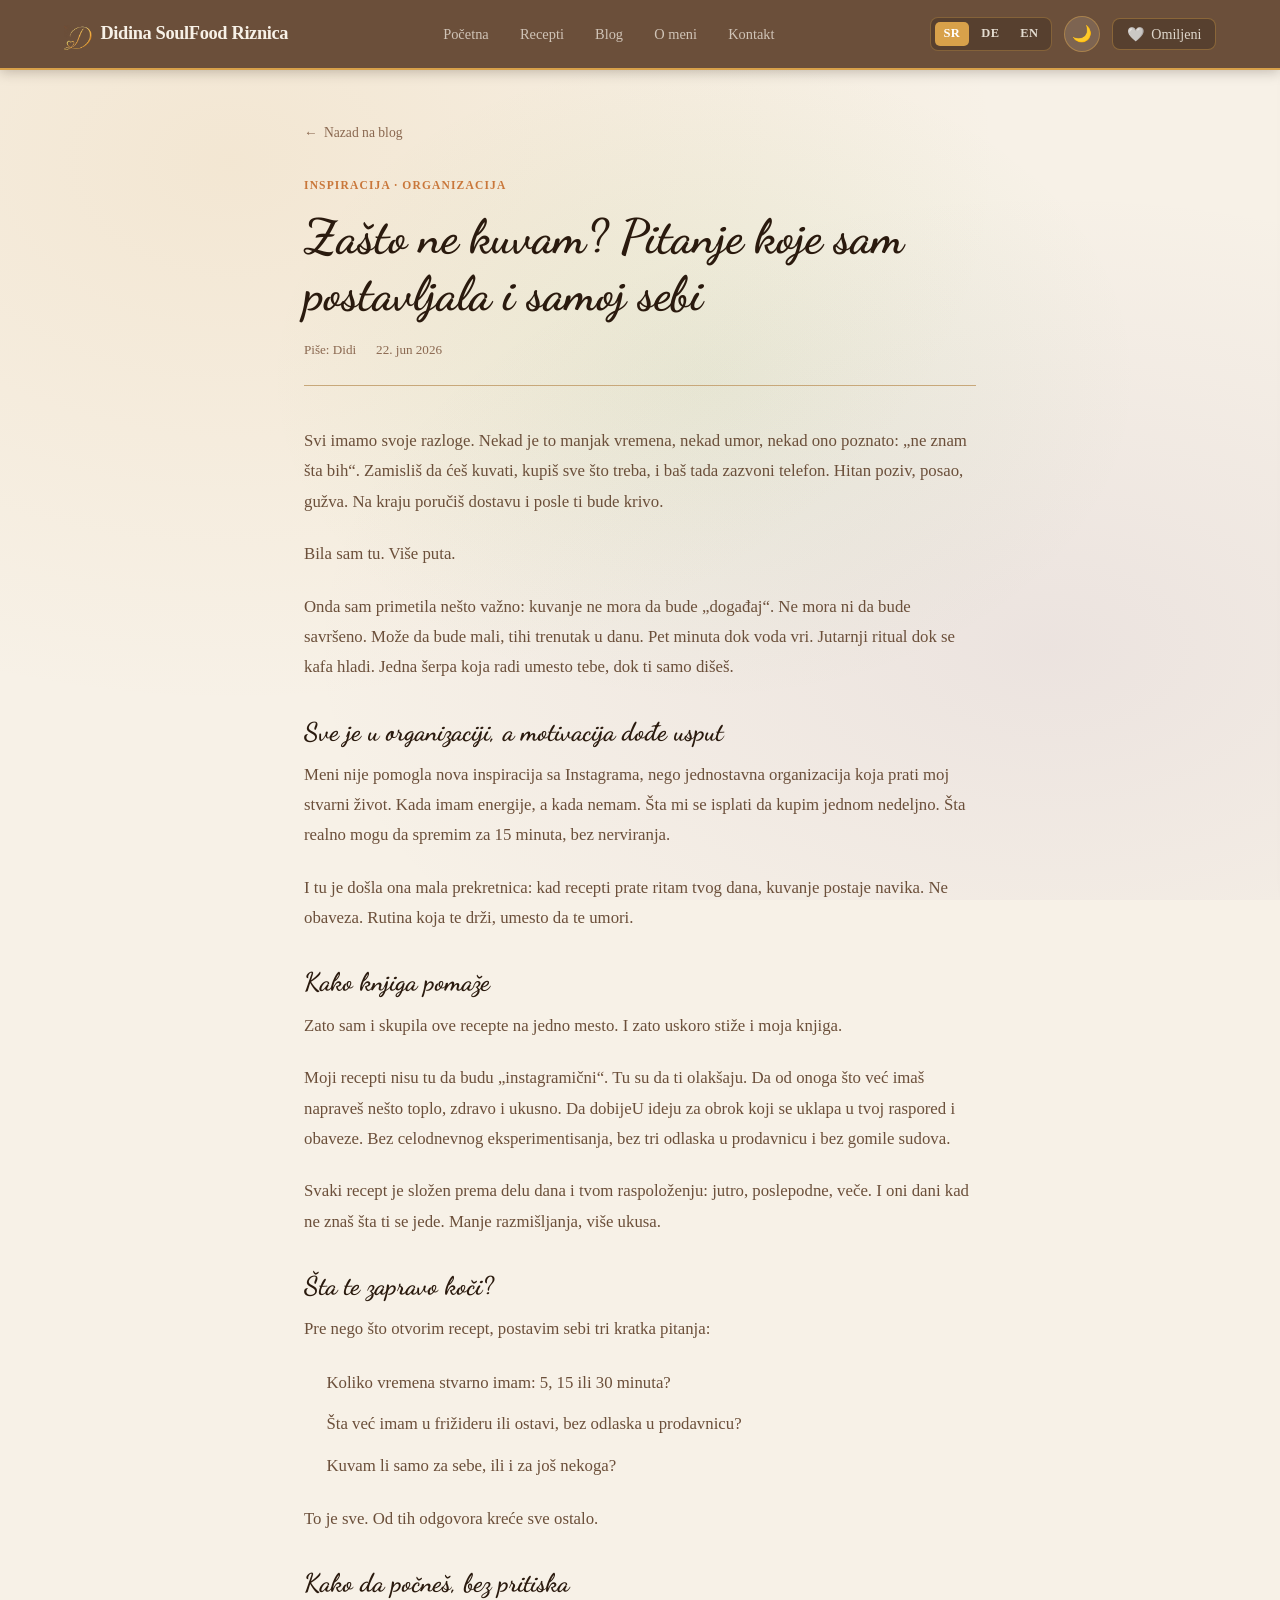
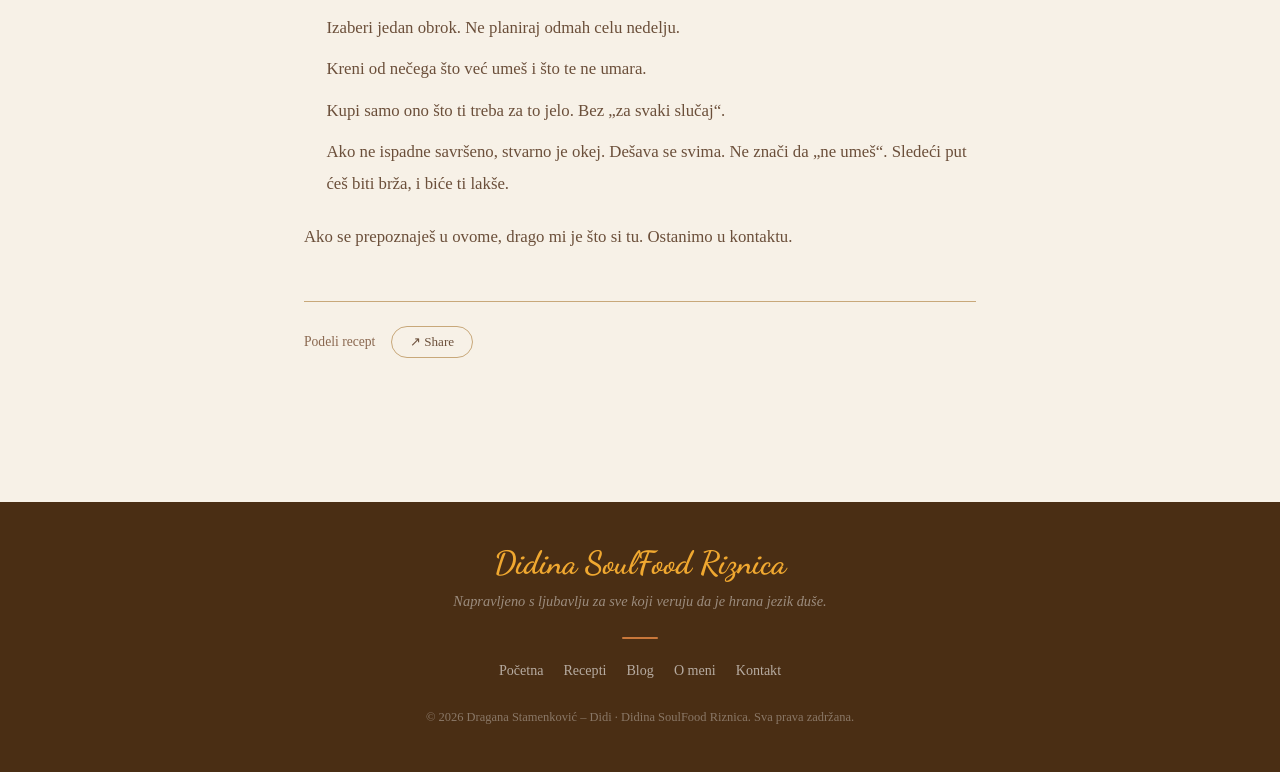
<file: blog/kako-naci-vremena.html>
<!DOCTYPE html>
<html lang="sr">
<head>
  <meta charset="UTF-8">
  <meta name="viewport" content="width=device-width, initial-scale=1.0">
  <title>Zašto ne kuvam? Pitanje koje sam postavljala i samoj sebi – Didina SoulFood Riznica</title>
  <meta name="description" content="Svi imamo svoje razloge. Nekad je to manjak vremena, nekad umor, nekad ono poznato: „ne znam šta bih“. Zamisliš da ćeš kuvati, kupiš sve što">
  <meta name="author" content="Didi – Dragana Stamenković">
  <meta property="og:title" content="Zašto ne kuvam? Pitanje koje sam postavljala i samoj sebi – Didina SoulFood Riznica">
  <meta property="og:description" content="Svi imamo svoje razloge. Nekad je to manjak vremena, nekad umor, nekad ono poznato: „ne znam šta bih“. Zamisliš da ćeš kuvati, kupiš sve što">
  <meta property="og:type" content="article">
  <meta property="article:published_time" content="2026-06-22">
  <meta property="article:author" content="Didi">
  <script type="application/ld+json">
  {
    "@context": "https://schema.org",
    "@type": "BlogPosting",
    "headline": "Za\u0161to ne kuvam? Pitanje koje sam postavljala i samoj sebi",
    "author": { "@type": "Person", "name": "Didi \u2013 Dragana Stamenkovi\u0107" },
    "datePublished": "2026-06-22",
    "publisher": { "@type": "Organization", "name": "Didina SoulFood Riznica" }
  }
  </script>
  <link rel="preconnect" href="https://fonts.googleapis.com">
  <link rel="preconnect" href="https://fonts.gstatic.com" crossorigin>
  <link href="https://fonts.googleapis.com/css2?family=Dancing+Script:wght@700&display=swap" rel="stylesheet">
  <link rel="stylesheet" href="../css/style.css">
  <link rel="stylesheet" href="../css/responsive.css">
  <script>if(localStorage.getItem('didina-theme')==='dark'||(!localStorage.getItem('didina-theme')&&window.matchMedia('(prefers-color-scheme:dark)').matches))document.documentElement.classList.add('dark-mode');</script>
  <style>.site-header{background:#6B4F3A;border-bottom:2px solid #D8A14A;position:sticky;top:0;z-index:100}.nav-links a{color:rgba(247,241,231,.72);border-bottom:2px solid transparent}.nav-links a.active{color:#D8A14A;border-bottom-color:#D8A14A;font-weight:600}html.dark-mode .site-header{background:#1A1208}</style>
</head>
<body>

<header class="site-header">
  <nav class="nav-container">
    <a href="../index.html" class="nav-logo" aria-label="Didina SoulFood Riznica">
      <img src="../assets/images/logo.svg" alt="" class="nav-logo-img" aria-hidden="true">
      <span class="nav-logo-main">Didina SoulFood Riznica</span>
    </a>
    <button class="hamburger" id="hamburger" aria-label="Meni" aria-expanded="false">
      <span class="hamburger-line"></span>
      <span class="hamburger-line"></span>
      <span class="hamburger-line"></span>
    </button>
    <ul class="nav-links" id="navLinks">
      <li><a href="../index.html"   data-i18n="nav_home">Početna</a></li>
      <li><a href="../recipes.html" data-i18n="nav_recipes">Recepti</a></li>
      <li><a href="../blog.html"    class="active" data-i18n="nav_blog">Blog</a></li>
      <li><a href="../about.html"   data-i18n="nav_about">O meni</a></li>
      <li><a href="../contact.html" data-i18n="nav_contact">Kontakt</a></li>
    </ul>
    <div class="nav-right">
      <div class="lang-switcher">
        <button class="lang-btn active" data-lang="sr">SR</button>
        <button class="lang-btn"        data-lang="de">DE</button>
        <button class="lang-btn"        data-lang="en">EN</button>
      </div>
      <button class="theme-toggle" aria-label="Toggle theme">🌙</button>
      <button class="favorites-btn">
        🤍 <span class="favorites-btn-label" data-i18n="nav_favorites">Omiljeni</span>
        <span class="fav-count">0</span>
      </button>
    </div>
  </nav>
</header>

<main>
  <article class="blog-post">

    <a href="../blog.html" class="blog-post-back">← <span data-i18n="blog_back">Nazad na blog</span></a>

    <!-- SR -->
    <div data-lang-content="sr">
      <div class="blog-post-tag">Inspiracija · Organizacija</div>
      <h1 class="blog-post-title">Zašto ne kuvam? Pitanje koje sam postavljala i samoj sebi</h1>
      <div class="blog-post-meta">
        <span>Piše: Didi</span>
        <span>22. jun 2026</span>
      </div>
      <div class="blog-post-body">
        <p>Svi imamo svoje razloge. Nekad je to manjak vremena, nekad umor, nekad ono poznato: „ne znam šta bih“. Zamisliš da ćeš kuvati, kupiš sve što treba, i baš tada zazvoni telefon. Hitan poziv, posao, gužva. Na kraju poručiš dostavu i posle ti bude krivo.</p>
        <p>Bila sam tu. Više puta.</p>
        <p>Onda sam primetila nešto važno: kuvanje ne mora da bude „događaj“. Ne mora ni da bude savršeno. Može da bude mali, tihi trenutak u danu. Pet minuta dok voda vri. Jutarnji ritual dok se kafa hladi. Jedna šerpa koja radi umesto tebe, dok ti samo dišeš.</p>
        <h2>Sve je u organizaciji, a motivacija dođe usput</h2>
        <p>Meni nije pomogla nova inspiracija sa Instagrama, nego jednostavna organizacija koja prati moj stvarni život. Kada imam energije, a kada nemam. Šta mi se isplati da kupim jednom nedeljno. Šta realno mogu da spremim za 15 minuta, bez nerviranja.</p>
        <p>I tu je došla ona mala prekretnica: kad recepti prate ritam tvog dana, kuvanje postaje navika. Ne obaveza. Rutina koja te drži, umesto da te umori.</p>
        <h2>Kako knjiga pomaže</h2>
        <p>Zato sam i skupila ove recepte na jedno mesto. I zato uskoro stiže i moja knjiga.</p>
        <p>Moji recepti nisu tu da budu „instagramični“. Tu su da ti olakšaju. Da od onoga što već imaš napraveš nešto toplo, zdravo i ukusno. Da dobijeU ideju za obrok koji se uklapa u tvoj raspored i obaveze. Bez celodnevnog eksperimentisanja, bez tri odlaska u prodavnicu i bez gomile sudova.</p>
        <p>Svaki recept je složen prema delu dana i tvom raspoloženju: jutro, poslepodne, veče. I oni dani kad ne znaš šta ti se jede. Manje razmišljanja, više ukusa.</p>
        <h2>Šta te zapravo koči?</h2>
        <p>Pre nego što otvorim recept, postavim sebi tri kratka pitanja:</p>
        <ul>
          <li>Koliko vremena stvarno imam: 5, 15 ili 30 minuta?</li>
          <li>Šta već imam u frižideru ili ostavi, bez odlaska u prodavnicu?</li>
          <li>Kuvam li samo za sebe, ili i za još nekoga?</li>
        </ul>
        <p>To je sve. Od tih odgovora kreće sve ostalo.</p>
        <h2>Kako da počneš, bez pritiska</h2>
        <ol>
          <li>Izaberi jedan obrok. Ne planiraj odmah celu nedelju.</li>
          <li>Kreni od nečega što već umeš i što te ne umara.</li>
          <li>Kupi samo ono što ti treba za to jelo. Bez „za svaki slučaj“.</li>
          <li>Ako ne ispadne savršeno, stvarno je okej. Dešava se svima. Ne znači da „ne umeš“. Sledeći put ćeš biti brža, i biće ti lakše.</li>
        </ol>
        <p>Ako se prepoznaješ u ovome, drago mi je što si tu. Ostanimo u kontaktu.</p>
      </div>
    </div>

    <!-- DE -->
    <div data-lang-content="de" hidden>
      <div class="blog-post-tag">Inspiration · Organisation</div>
      <h1 class="blog-post-title">Warum koche ich nicht? Eine Frage, die ich mir selbst schon oft gestellt habe</h1>
      <div class="blog-post-meta">
        <span>Von Didi</span>
        <span>22. Juni 2026</span>
      </div>
      <div class="blog-post-body">
        <p>Wir alle haben unsere Gründe. Manchmal ist es Zeitmangel, manchmal Müdigkeit, manchmal das altbekannte: „Ich weiß nicht, was ich kochen soll“. Man nimmt sich vor, zu kochen, kauft alles Nötige ein, und genau in diesem Moment klingelt das Telefon. Ein dringender Anruf, Arbeit, Hektik. Am Ende bestellst du dir etwas zum Essen und hast danach ein schlechtes Gewissen.</p>
        <p>Das habe ich schon oft erlebt. Mehr als einmal.</p>
        <p>Dann ist mir etwas Wichtiges aufgefallen: Kochen muss kein „großes Ereignis“ sein. Es muss auch nicht perfekt sein. Es kann ein kleiner, stiller Moment im Tag sein. Fünf Minuten, während das Wasser kocht. Ein Morgenritual, während der Kaffee abkühlt. Ein Topf, der die Arbeit für dich erledigt, während du einfach nur atmest.</p>
        <h2>Es liegt alles an der Organisation, und die Motivation kommt von selbst</h2>
        <p>Mir hat keine neue Inspiration von Instagram geholfen, sondern eine einfache Organisation, die meinem tatsächlichen Leben folgt. Wann ich Energie habe und wann nicht. Was sich für mich lohnt, einmal pro Woche einzukaufen. Was ich realistisch in 15 Minuten zubereiten kann, ohne mich zu stressen.</p>
        <p>Und da kam der kleine Wendepunkt: Wenn die Rezepte dem Rhythmus deines Tages folgen, wird das Kochen zur Gewohnheit. Keine Pflicht. Eine Routine, die dich stützt, anstatt dich zu erschöpfen.</p>
        <h2>Wie das Buch hilft</h2>
        <p>Deshalb habe ich diese Rezepte an einem Ort zusammengestellt. Und deshalb erscheint bald auch mein Buch.</p>
        <p>Meine Rezepte sind nicht dazu da, „instagramtauglich“ zu sein. Sie sind dazu da, dir das Leben zu erleichtern. Damit du aus dem, was du bereits hast, etwas Warmes, Gesundes und Leckeres zaubern kannst. Ohne stundenlanges Experimentieren, ohne drei Gänge zum Supermarkt und ohne einen Berg von Geschirr.</p>
        <p>Jedes Rezept ist auf die Tageszeit und deine Stimmung abgestimmt: morgens, nachmittags, abends. Weniger Nachdenken, mehr Genuss.</p>
        <h2>Was macht dich eigentlich glücklich?</h2>
        <p>Bevor ich ein Rezept aufschlage, stelle ich mir drei kurze Fragen:</p>
        <ul>
          <li>Wie viel Zeit habe ich tatsächlich: 5, 15 oder 30 Minuten?</li>
          <li>Was habe ich bereits im Kühlschrank oder in der Speisekammer, ohne extra einkaufen zu müssen?</li>
          <li>Koche ich nur für mich selbst oder auch für jemanden anderen?</li>
        </ul>
        <p>Das ist alles. Von diesen Antworten hängt alles Weitere ab.</p>
        <h2>Wie du ohne Druck anfängst</h2>
        <ol>
          <li>Wähle eine Mahlzeit aus. Plane nicht gleich die ganze Woche im Voraus.</li>
          <li>Fang mit etwas an, das du schon kannst und das dich nicht überfordert.</li>
          <li>Kauf nur das, was du für dieses Gericht brauchst. Ohne „für alle Fälle“.</li>
          <li>Wenn es nicht perfekt gelingt, ist das wirklich in Ordnung. Das passiert jedem. Das nächste Mal wirst du schneller sein, und es wird dir leichter fallen.</li>
        </ol>
        <p>Wenn du dich darin wiedererkennst, freue ich mich, dass du hier bist. Bleiben wir in Kontakt.</p>
      </div>
    </div>

    <!-- EN -->
    <div data-lang-content="en" hidden>
      <div class="blog-post-tag">Inspiration · Organization</div>
      <h1 class="blog-post-title">Why don't I cook? A question I've asked myself</h1>
      <div class="blog-post-meta">
        <span>By Didi</span>
        <span>22 June 2026</span>
      </div>
      <div class="blog-post-body">
        <p>We all have our reasons. Sometimes it&#x27;s a lack of time, sometimes exhaustion, sometimes that familiar feeling: &quot;I don&#x27;t know what to make.&quot; You decide to cook, buy everything you need, and just then the phone rings. An urgent call, work, a rush. In the end, you order takeout, and then you feel guilty.</p>
        <p>I&#x27;ve been there. More than once.</p>
        <p>Then I realized something important: cooking doesn&#x27;t have to be a &quot;big event.&quot; It doesn&#x27;t even have to be perfect. It can be a small, quiet moment in the day. Five minutes while the water boils. A morning ritual while the coffee cools. One dish that does the work for you while you just breathe.</p>
        <h2>It&#x27;s all about organization, and motivation comes along the way</h2>
        <p>It wasn&#x27;t new inspiration from Instagram that helped me, but simple organization that fits my real life - knowing when I have energy and when I don&#x27;t, and what&#x27;s worth buying once a week. What I can realistically prepare in 15 minutes, without stressing out.</p>
        <p>And that&#x27;s when the little turning point came: when recipes follow the rhythm of your day, cooking becomes a habit. Not a chore. A routine that sustains you, rather than wearing you out.</p>
        <h2>How the book helps</h2>
        <p>That&#x27;s why I&#x27;ve gathered these recipes in one place. And that&#x27;s why my book is coming soon.</p>
        <p>My recipes aren&#x27;t here to be &quot;Instagram-worthy.&quot; They&#x27;re here to make your life easier. To help you turn what you already have into something warm, healthy, and delicious. No all-day experimenting, no three trips to the store, and no piles of dishes.</p>
        <p>Each recipe is tailored to the time of day and your mood: morning, afternoon, evening. Less thinking, more flavor.</p>
        <h2>What&#x27;s really bugging you?</h2>
        <p>Before I open a recipe, I ask myself three quick questions:</p>
        <ul>
          <li>How much time do I really have: 5, 15, or 30 minutes?</li>
          <li>What do I already have in the fridge or pantry, without having to go to the store?</li>
          <li>Am I cooking just for myself, or for someone else too?</li>
        </ul>
        <p>That&#x27;s it. Everything else stems from those answers.</p>
        <h2>How to get started, without pressure</h2>
        <ol>
          <li>Choose one meal. Don&#x27;t plan the whole week right away.</li>
          <li>Start with something you already know how to make and that doesn&#x27;t overwhelm you.</li>
          <li>Buy only what you need for that meal. No &quot;just in case.&quot;</li>
          <li>If it doesn&#x27;t turn out perfectly, that&#x27;s really okay. It happens to everyone. Next time you&#x27;ll be faster, and it&#x27;ll be easier.</li>
        </ol>
        <p>If this sounds like you, I&#x27;m glad you&#x27;re here. Let&#x27;s stay in touch.</p>
      </div>
    </div>

    <div class="blog-post-share">
      <span data-i18n="share_recipe">Podeli</span>
      <button class="modal-share-btn" id="shareBtn" style="margin:0">↗ Share</button>
    </div>

  </article>
</main>

<footer class="site-footer">
  <div class="footer-content">
    <div class="footer-logo">Didina SoulFood Riznica</div>
    <p class="footer-tagline" data-i18n="footer_text">Napravljeno s ljubavlju za sve koji veruju da je hrana jezik duše.</p>
    <div class="footer-divider"></div>
    <nav class="footer-nav">
      <a href="../index.html"   data-i18n="nav_home">Početna</a>
      <a href="../recipes.html" data-i18n="nav_recipes">Recepti</a>
      <a href="../blog.html"    data-i18n="nav_blog">Blog</a>
      <a href="../about.html"   data-i18n="nav_about">O meni</a>
      <a href="../contact.html" data-i18n="nav_contact">Kontakt</a>
    </nav>
    <p class="footer-copy">© 2026 Dragana Stamenković – Didi · Didina SoulFood Riznica. <span data-i18n="footer_rights">Sva prava zadržana.</span></p>
  </div>
</footer>

<aside class="favorites-panel" id="favoritesPanel">
  <div class="favorites-panel-header">
    <span class="favorites-panel-title" data-i18n="favorites_title">Moji omiljeni recepti</span>
    <button class="close-favorites-btn" id="closeFavPanel">×</button>
  </div>
  <div class="favorites-list" id="favoritesList"></div>
</aside>

<div class="modal-overlay" id="modalOverlay" role="dialog" aria-modal="true" aria-labelledby="modalTitle">
  <div class="modal" tabindex="-1">
    <div class="modal-header">
      <button class="modal-close" id="closeModal" aria-label="Zatvori">×</button>
      <div class="modal-category-badge" id="modalCategory"></div>
      <h2 class="modal-title" id="modalTitle"></h2>
      <p class="modal-subtitle" id="modalSubtitle"></p>
      <div class="modal-meta-item" id="modalTime"></div>
    </div>
    <div class="modal-body">
      <blockquote class="modal-comment" id="modalComment" hidden></blockquote>
      <h3 class="modal-section-title" data-i18n="ingredients">Sastojci</h3>
      <ul class="ingredients-list" id="modalIngredients"></ul>
      <h3 class="modal-section-title" data-i18n="instructions">Priprema</h3>
      <ol class="instructions-list" id="modalInstructions"></ol>
      <button class="modal-fav-btn" id="modalFavBtn">🤍 <span data-i18n="add_favorite">Dodaj u omiljene</span></button>
      <button class="modal-share-btn" id="modalShareBtn">↗ <span data-i18n="share_recipe">Podeli recept</span></button>
    </div>
  </div>
</div>

<script src="../js/translations.js"></script>
<script src="../js/recipes-data.js"></script>
<script src="../js/main.js"></script>
<script>
  document.getElementById('shareBtn')?.addEventListener('click', () => {
    if (navigator.share) {
      navigator.share({ title: document.title, url: location.href });
    } else {
      navigator.clipboard.writeText(location.href);
    }
  });
</script>
</body>
</html>
</file>
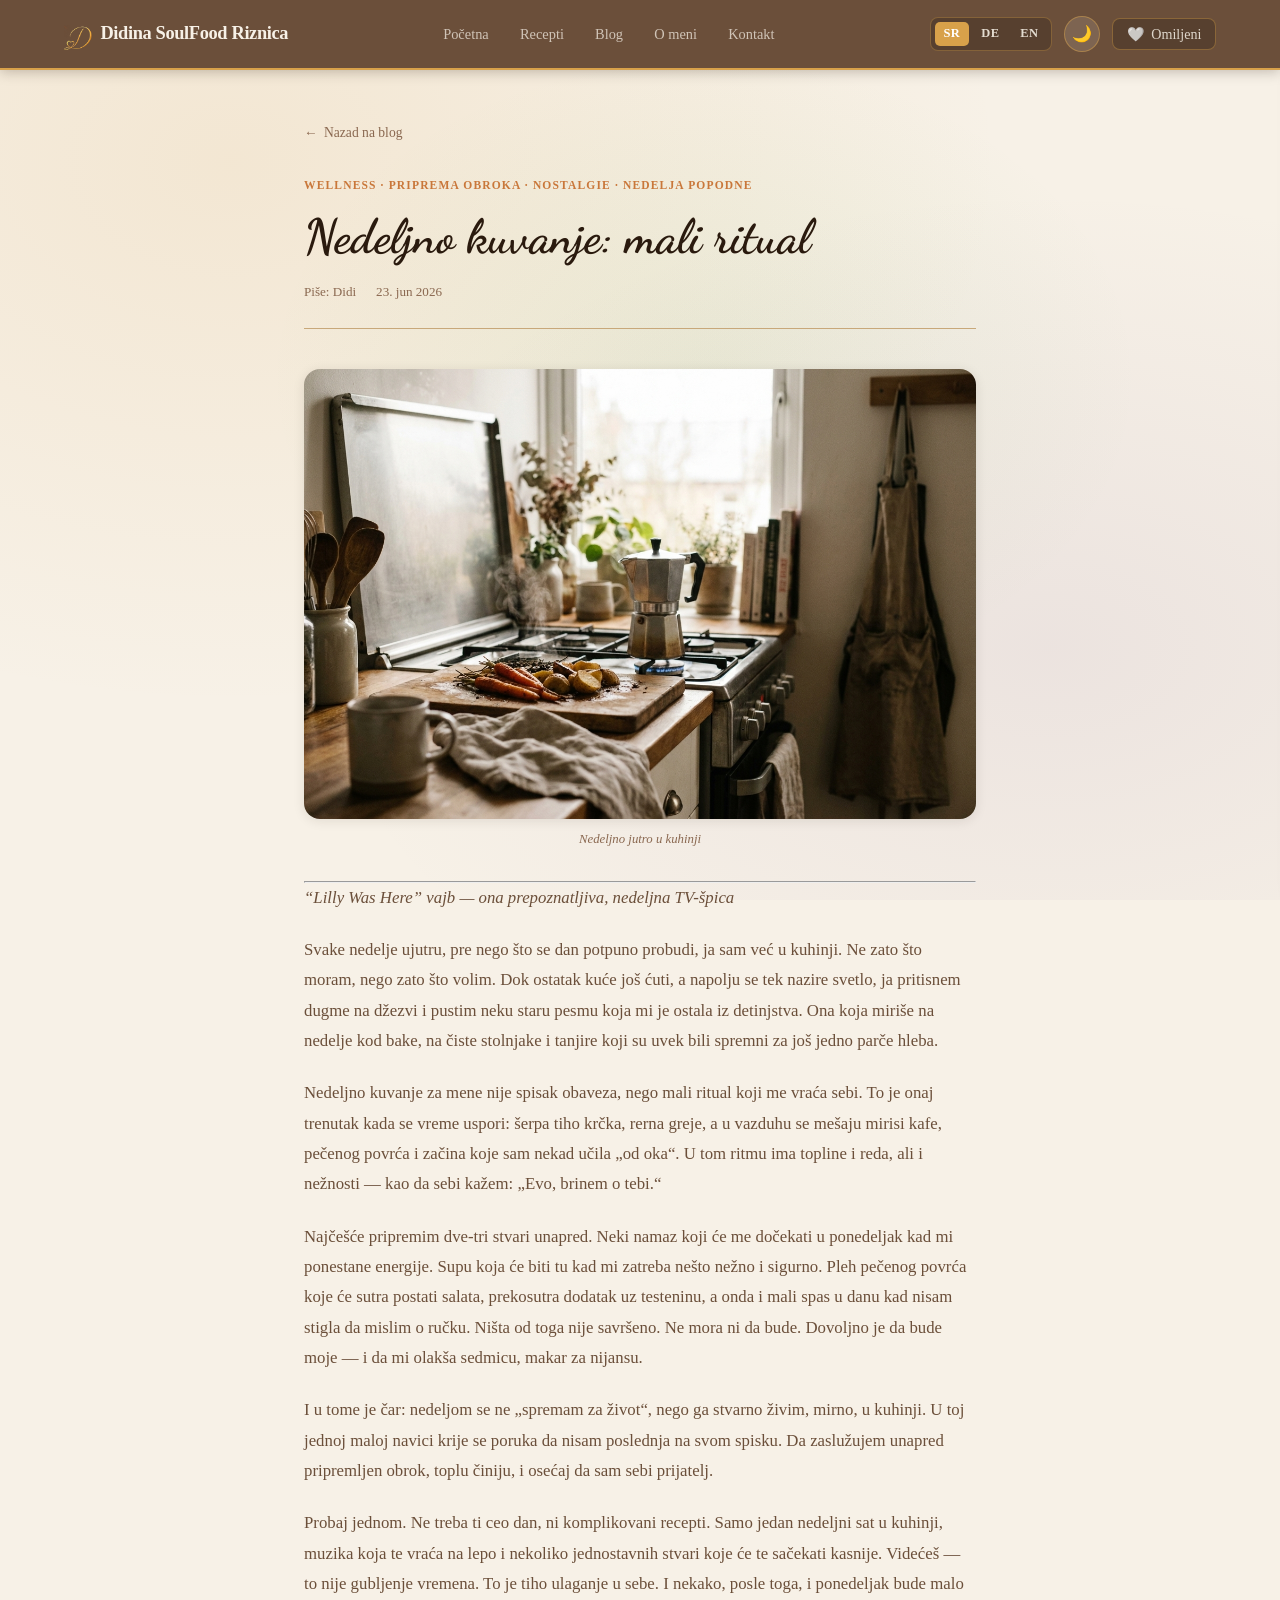
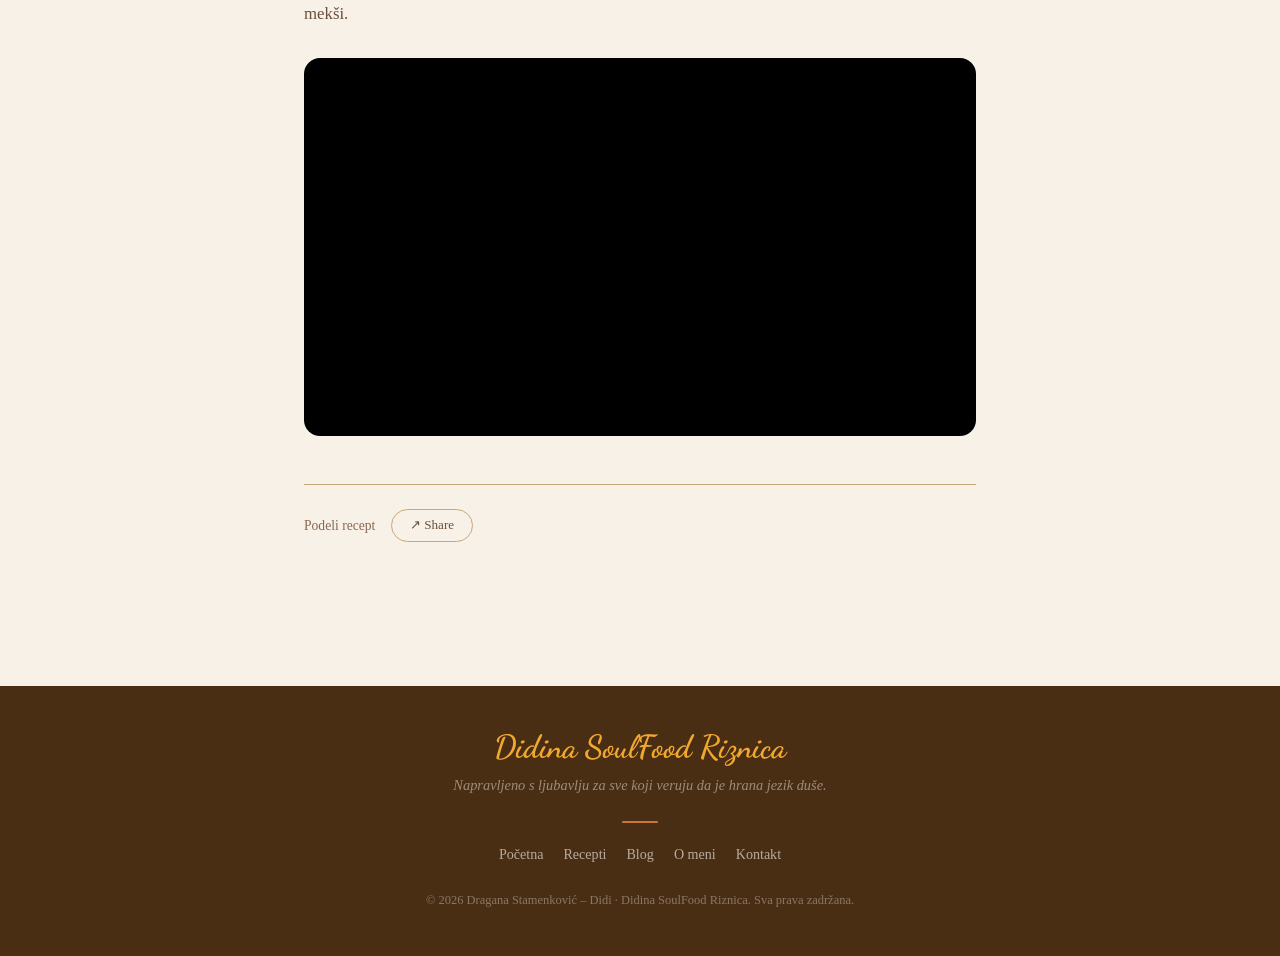
<file: blog/nedeljno-kuvanje-mali-ritual.html>
<!DOCTYPE html>
<html lang="sr">
<head>
  <meta charset="UTF-8">
  <meta name="viewport" content="width=device-width, initial-scale=1.0">
  <title>Nedeljno kuvanje: mali ritual – Didina SoulFood Riznica</title>
  <meta name="description" content="“Lilly Was Here” vajb — ona prepoznatljiva, nedeljna TV-špica">
  <meta name="author" content="Didi – Dragana Stamenković">
  <meta property="og:title" content="Nedeljno kuvanje: mali ritual – Didina SoulFood Riznica">
  <meta property="og:description" content="“Lilly Was Here” vajb — ona prepoznatljiva, nedeljna TV-špica">
  <meta property="og:type" content="article">
  <meta property="article:published_time" content="2026-06-23">
  <meta property="article:author" content="Didi">
  <script type="application/ld+json">
  {
    "@context": "https://schema.org",
    "@type": "BlogPosting",
    "headline": "Nedeljno kuvanje: mali ritual",
    "author": { "@type": "Person", "name": "Didi \u2013 Dragana Stamenkovi\u0107" },
    "datePublished": "2026-06-23",
    "publisher": { "@type": "Organization", "name": "Didina SoulFood Riznica" }
  }
  </script>
  <link rel="preconnect" href="https://fonts.googleapis.com">
  <link rel="preconnect" href="https://fonts.gstatic.com" crossorigin>
  <link href="https://fonts.googleapis.com/css2?family=Dancing+Script:wght@700&display=swap" rel="stylesheet">
  <link rel="stylesheet" href="../css/style.css">
  <link rel="stylesheet" href="../css/responsive.css">
  <script>if(localStorage.getItem('didina-theme')==='dark'||(!localStorage.getItem('didina-theme')&&window.matchMedia('(prefers-color-scheme:dark)').matches))document.documentElement.classList.add('dark-mode');</script>
  <style>.site-header{background:#6B4F3A;border-bottom:2px solid #D8A14A;position:sticky;top:0;z-index:100}.nav-links a{color:rgba(247,241,231,.72);border-bottom:2px solid transparent}.nav-links a.active{color:#D8A14A;border-bottom-color:#D8A14A;font-weight:600}html.dark-mode .site-header{background:#1A1208}</style>
</head>
<body>

<header class="site-header">
  <nav class="nav-container">
    <a href="../index.html" class="nav-logo" aria-label="Didina SoulFood Riznica">
      <img src="../assets/images/logo.svg" alt="" class="nav-logo-img" aria-hidden="true">
      <span class="nav-logo-main">Didina SoulFood Riznica</span>
    </a>
    <button class="hamburger" id="hamburger" aria-label="Meni" aria-expanded="false">
      <span class="hamburger-line"></span>
      <span class="hamburger-line"></span>
      <span class="hamburger-line"></span>
    </button>
    <ul class="nav-links" id="navLinks">
      <li><a href="../index.html"   data-i18n="nav_home">Početna</a></li>
      <li><a href="../recipes.html" data-i18n="nav_recipes">Recepti</a></li>
      <li><a href="../blog.html"    class="active" data-i18n="nav_blog">Blog</a></li>
      <li><a href="../about.html"   data-i18n="nav_about">O meni</a></li>
      <li><a href="../contact.html" data-i18n="nav_contact">Kontakt</a></li>
    </ul>
    <div class="nav-right">
      <div class="lang-switcher">
        <button class="lang-btn active" data-lang="sr">SR</button>
        <button class="lang-btn"        data-lang="de">DE</button>
        <button class="lang-btn"        data-lang="en">EN</button>
      </div>
      <button class="theme-toggle" aria-label="Toggle theme">🌙</button>
      <button class="favorites-btn">
        🤍 <span class="favorites-btn-label" data-i18n="nav_favorites">Omiljeni</span>
        <span class="fav-count">0</span>
      </button>
    </div>
  </nav>
</header>

<main>
  <article class="blog-post">

    <a href="../blog.html" class="blog-post-back">← <span data-i18n="blog_back">Nazad na blog</span></a>

    <!-- SR -->
    <div data-lang-content="sr">
      <div class="blog-post-tag">Wellness · Priprema obroka · Nostalgie · Nedelja popodne</div>
      <h1 class="blog-post-title">Nedeljno kuvanje: mali ritual</h1>
      <div class="blog-post-meta">
        <span>Piše: Didi</span>
        <span>23. jun 2026</span>
      </div>
      <div class="blog-post-body">
        <figure class="blog-figure">
          <img src="../assets/images/blog/nedeljno-kuvanje-mali-ritual-0.png" alt="Nedeljno jutro u kuhinji" class="blog-img" loading="lazy">
          <figcaption>Nedeljno jutro u kuhinji</figcaption>
        </figure>
        <hr>
        <p><em>“Lilly Was Here” vajb — ona prepoznatljiva, nedeljna TV-špica </em></p>
        <p>Svake nedelje ujutru, pre nego što se dan potpuno probudi, ja sam već u kuhinji. Ne zato što moram, nego zato što volim. Dok ostatak kuće još ćuti, a napolju se tek nazire svetlo, ja pritisnem dugme na džezvi i pustim neku staru pesmu koja mi je ostala iz detinjstva. Ona koja miriše na nedelje kod bake, na čiste stolnjake i tanjire koji su uvek bili spremni za još jedno parče hleba.
</p>
        <p>Nedeljno kuvanje za mene nije spisak obaveza, nego mali ritual koji me vraća sebi. To je onaj trenutak kada se vreme uspori: šerpa tiho krčka, rerna greje, a u vazduhu se mešaju mirisi kafe, pečenog povrća i začina koje sam nekad učila „od oka“. U tom ritmu ima topline i reda, ali i nežnosti — kao da sebi kažem: „Evo, brinem o tebi.“
</p>
        <p>Najčešće pripremim dve-tri stvari unapred. Neki namaz koji će me dočekati u ponedeljak kad mi ponestane energije. Supu koja će biti tu kad mi zatreba nešto nežno i sigurno. Pleh pečenog povrća koje će sutra postati salata, prekosutra dodatak uz testeninu, a onda i mali spas u danu kad nisam stigla da mislim o ručku. Ništa od toga nije savršeno. Ne mora ni da bude. Dovoljno je da bude moje — i da mi olakša sedmicu, makar za nijansu.
</p>
        <p>I u tome je čar: nedeljom se ne „spremam za život“, nego ga stvarno živim, mirno, u kuhinji. U toj jednoj maloj navici krije se poruka da nisam poslednja na svom spisku. Da zaslužujem unapred pripremljen obrok, toplu činiju, i osećaj da sam sebi prijatelj.
</p>
        <p>Probaj jednom. Ne treba ti ceo dan, ni komplikovani recepti. Samo jedan nedeljni sat u kuhinji, muzika koja te vraća na lepo i nekoliko jednostavnih stvari koje će te sačekati kasnije. Videćeš — to nije gubljenje vremena. To je tiho ulaganje u sebe. I nekako, posle toga, i ponedeljak bude malo mekši.</p>
        <div class="blog-embed">
          <iframe src="https://www.youtube.com/embed/ypbjIwbTR8c" frameborder="0" allowfullscreen loading="lazy" title="YouTube video"></iframe>
        </div>
      </div>
    </div>

    <!-- DE -->
    <div data-lang-content="de" hidden>
      <div class="blog-post-tag">Wellness · Priprema obroka · Nostalgie · Nedelja popodne</div>
      <h1 class="blog-post-title">Sonntags kochen: ein kleines Ritual</h1>
      <div class="blog-post-meta">
        <span>Von Didi</span>
        <span>23. Juni 2026</span>
      </div>
      <div class="blog-post-body">
        <p>Jeden Sonntagmorgen, noch bevor der Tag richtig wach ist, stehe ich schon in der Küche. Nicht, weil ich muss, sondern weil ich es mag. Während das ganze Haus noch still ist und draußen erst ein Streifen Licht auftaucht, drücke ich den kleinen Knopf an der džezva und lege ein altes Lied auf, das mir aus der Kindheit geblieben ist. Eins von denen, die nach Sonntagen bei Oma riechen, nach frisch gedeckten Tischdecken und Tellern, die immer bereit waren für noch ein Stück Brot.</p>
        <p>Sonntags zu kochen ist für mich keine To‑do‑Liste. Es ist ein kleines Ritual, das mich zu mir zurückbringt. Es ist dieser Moment, in dem die Zeit langsamer wird: ein Topf, der leise vor sich hin köchelt, der Ofen, der warm wird, und in der Luft mischen sich Kaffeeduft, geröstetes Gemüse und Gewürze, die ich früher „nach Gefühl“ dosiert habe. In diesem Rhythmus steckt Wärme und Ordnung, aber auch Zärtlichkeit, als würde ich mir selbst sagen: „Ich kümmere mich um dich.“</p>
        <p>Meistens bereite ich zwei oder drei Dinge vor. Einen Aufstrich, der mich am Montag erwartet, wenn die Energie knapp wird. Eine Suppe, die da ist, wenn ich etwas Sanftes und Verlässliches brauche. Ein Blech Ofengemüse, das morgen zum Salat wird, übermorgen zur Pasta‑Beilage, und dann zu einem kleinen Rettungsanker an einem Tag, an dem ich keine Zeit hatte, über das Mittagessen nachzudenken. Nichts davon ist perfekt. Muss es auch nicht sein. Es reicht, dass es meins ist, und dass es mir die Woche ein bisschen leichter macht.</p>
        <p>Und genau darin liegt der Zauber: Sonntags „bereite“ ich mich nicht aufs Leben vor, ich lebe es wirklich, ruhig, in der Küche. In dieser kleinen Gewohnheit steckt die Erinnerung, dass ich auf meiner eigenen Liste nicht zuletzt komme. Dass ich ein vorbereitetes Essen verdiene, eine warme Schüssel, und das Gefühl, mir selbst eine Freundin zu sein.</p>
        <p>Probier es einmal. Du brauchst keinen ganzen Tag und keine komplizierten Rezepte. Nur eine Sonntagsstunde in der Küche, Musik, die dich an etwas Schönes erinnert, und ein paar einfache Dinge, die später auf dich warten. Du wirst sehen: Das ist keine Zeitverschwendung. Es ist eine stille Investition in dich selbst. Und irgendwie fühlt sich danach sogar der Montag ein bisschen weicher an.</p>
        <div class="blog-embed">
          <iframe src="https://www.youtube.com/embed/ypbjIwbTR8c" frameborder="0" allowfullscreen loading="lazy" title="YouTube video"></iframe>
        </div>
      </div>
    </div>

    <!-- EN -->
    <div data-lang-content="en" hidden>
      <div class="blog-post-tag">Wellness · Priprema obroka · Nostalgie · Nedelja popodne</div>
      <h1 class="blog-post-title">Sunday cooking: a small ritual</h1>
      <div class="blog-post-meta">
        <span>By Didi</span>
        <span>23 June 2026</span>
      </div>
      <div class="blog-post-body">
        <p>Every Sunday morning, before the day fully wakes up, I’m already in the kitchen. Not because I have to, but because I want to. While the rest of the house is still quiet and the first light is just beginning to show, I press the little button on the džezva and put on an old song from childhood. The kind that smells like Sundays at grandma’s, crisp tablecloths, and plates that were always ready for one more slice of bread.</p>
        <p>Sunday cooking, for me, isn’t a list of chores. It’s a small ritual that brings me back to myself. It’s the moment when time slows down: a pot simmering softly, the oven warming up, and the air mixing with the smell of coffee, roasted vegetables, and spices I once learned to measure “by feel.” In that rhythm there’s warmth and order, but also gentleness, as if I’m telling myself: “I’m taking care of you.”</p>
        <p>Most often I prep two or three things in advance. A spread that will wait for me on Monday when my energy runs out. A soup that’s there when I need something soft and steady. A tray of roasted vegetables that will become a salad tomorrow, a pasta add‑in the day after, and then a small rescue on a day when I didn’t have time to think about lunch. None of it is perfect. It doesn’t need to be. It’s enough that it’s mine, and that it makes the week a little easier, even if only by a shade.</p>
        <p>And that’s the magic: on Sundays I’m not “preparing for life,” I’m actually living it, calmly, in the kitchen. In that one small habit there’s a message that I’m not last on my own list. That I deserve a meal made ahead of time, a warm bowl, and the feeling that I can be a friend to myself.</p>
        <p>Try it once. You don’t need a whole day, or complicated recipes. Just one Sunday hour in the kitchen, music that brings you back to something good, and a few simple things that will be waiting for you later. You’ll see: it’s not wasted time. It’s a quiet investment in yourself. And somehow, after that, Monday feels a little softer too.</p>
        <div class="blog-embed">
          <iframe src="https://www.youtube.com/embed/ypbjIwbTR8c" frameborder="0" allowfullscreen loading="lazy" title="YouTube video"></iframe>
        </div>
      </div>
    </div>

    <div class="blog-post-share">
      <span data-i18n="share_recipe">Podeli</span>
      <button class="modal-share-btn" id="shareBtn" style="margin:0">↗ Share</button>
    </div>

  </article>
</main>

<footer class="site-footer">
  <div class="footer-content">
    <div class="footer-logo">Didina SoulFood Riznica</div>
    <p class="footer-tagline" data-i18n="footer_text">Napravljeno s ljubavlju za sve koji veruju da je hrana jezik duše.</p>
    <div class="footer-divider"></div>
    <nav class="footer-nav">
      <a href="../index.html"   data-i18n="nav_home">Početna</a>
      <a href="../recipes.html" data-i18n="nav_recipes">Recepti</a>
      <a href="../blog.html"    data-i18n="nav_blog">Blog</a>
      <a href="../about.html"   data-i18n="nav_about">O meni</a>
      <a href="../contact.html" data-i18n="nav_contact">Kontakt</a>
    </nav>
    <p class="footer-copy">© 2026 Dragana Stamenković – Didi · Didina SoulFood Riznica. <span data-i18n="footer_rights">Sva prava zadržana.</span></p>
  </div>
</footer>

<aside class="favorites-panel" id="favoritesPanel">
  <div class="favorites-panel-header">
    <span class="favorites-panel-title" data-i18n="favorites_title">Moji omiljeni recepti</span>
    <button class="close-favorites-btn" id="closeFavPanel">×</button>
  </div>
  <div class="favorites-list" id="favoritesList"></div>
</aside>

<div class="modal-overlay" id="modalOverlay" role="dialog" aria-modal="true" aria-labelledby="modalTitle">
  <div class="modal" tabindex="-1">
    <div class="modal-header">
      <button class="modal-close" id="closeModal" aria-label="Zatvori">×</button>
      <div class="modal-category-badge" id="modalCategory"></div>
      <h2 class="modal-title" id="modalTitle"></h2>
      <p class="modal-subtitle" id="modalSubtitle"></p>
      <div class="modal-meta-item" id="modalTime"></div>
    </div>
    <div class="modal-body">
      <blockquote class="modal-comment" id="modalComment" hidden></blockquote>
      <h3 class="modal-section-title" data-i18n="ingredients">Sastojci</h3>
      <ul class="ingredients-list" id="modalIngredients"></ul>
      <h3 class="modal-section-title" data-i18n="instructions">Priprema</h3>
      <ol class="instructions-list" id="modalInstructions"></ol>
      <button class="modal-fav-btn" id="modalFavBtn">🤍 <span data-i18n="add_favorite">Dodaj u omiljene</span></button>
      <button class="modal-share-btn" id="modalShareBtn">↗ <span data-i18n="share_recipe">Podeli recept</span></button>
    </div>
  </div>
</div>

<script src="../js/translations.js"></script>
<script src="../js/recipes-data.js"></script>
<script src="../js/main.js"></script>
<script>
  document.getElementById('shareBtn')?.addEventListener('click', () => {
    if (navigator.share) {
      navigator.share({ title: document.title, url: location.href });
    } else {
      navigator.clipboard.writeText(location.href);
    }
  });
</script>
</body>
</html>
</file>
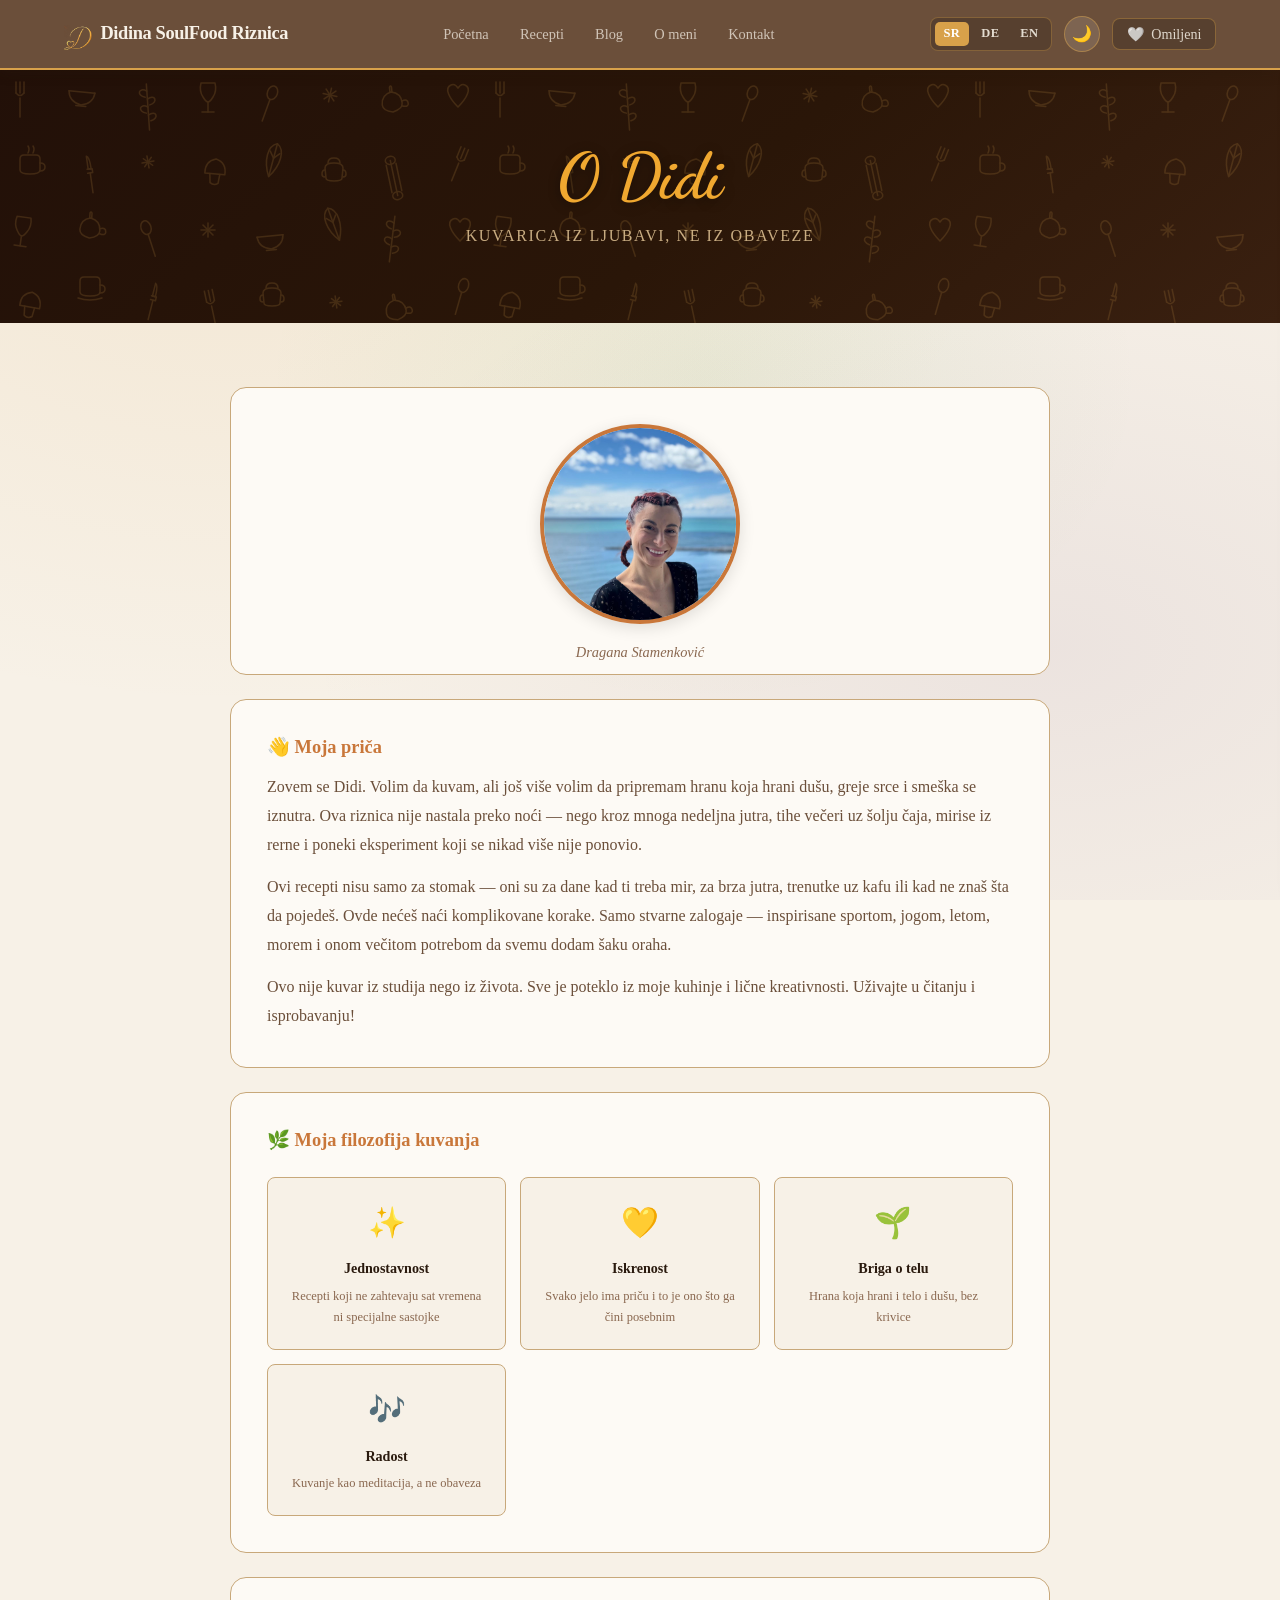
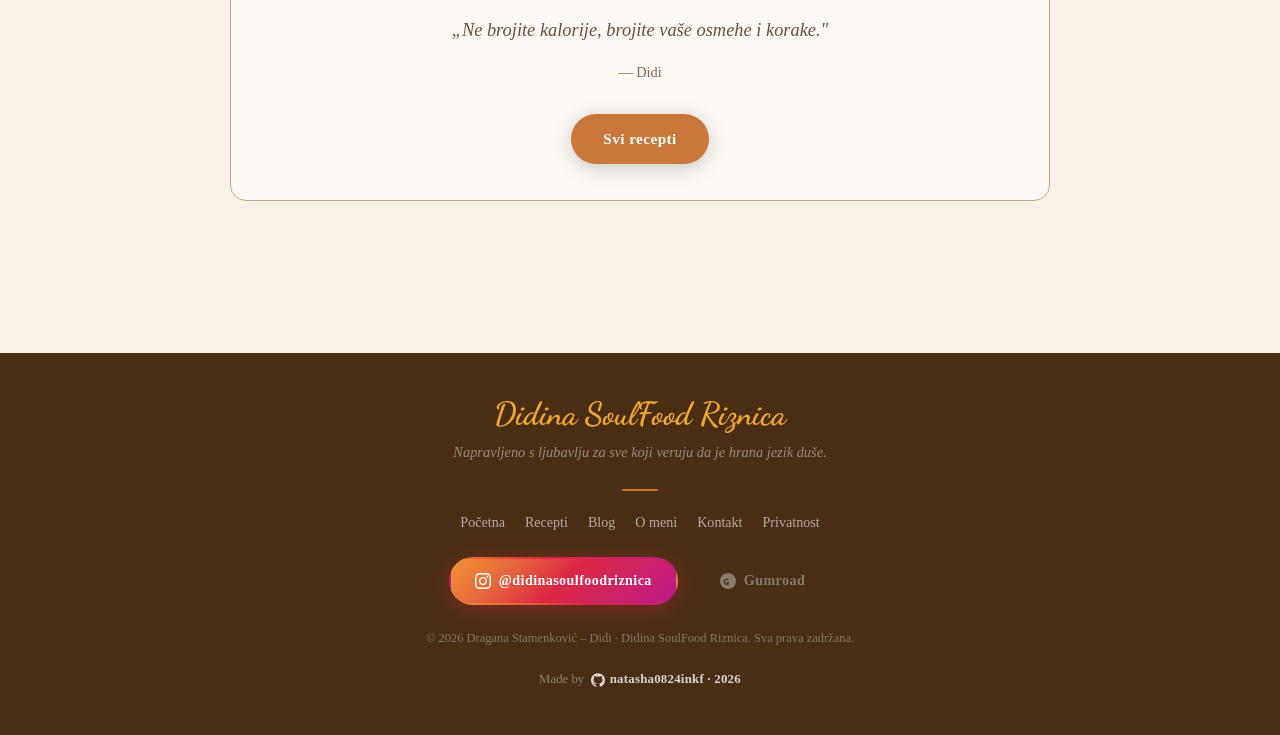
<file: staging/about.html>
<!DOCTYPE html>
<html lang="sr">
<head>
  <meta charset="UTF-8">
  <meta name="viewport" content="width=device-width, initial-scale=1.0">
  <title>O meni – Didina SoulFood Riznica</title>
  <meta name="description" content="Upoznajte Didinu — kuvaricu iz ljubavi koja veruje da dobra hrana ne mora biti komplikovana.">
  <link rel="preconnect" href="https://fonts.googleapis.com">
  <link rel="preconnect" href="https://fonts.gstatic.com" crossorigin>
  <link href="https://fonts.googleapis.com/css2?family=Dancing+Script:wght@700&display=swap" rel="stylesheet">
  <link rel="stylesheet" href="../css/style.css?v=14">
  <link rel="stylesheet" href="../css/responsive.css">
  <script>if(localStorage.getItem('didina-theme')==='dark'||(!localStorage.getItem('didina-theme')&&window.matchMedia('(prefers-color-scheme:dark)').matches))document.documentElement.classList.add('dark-mode');</script>
  <style>.site-header{background:#6B4F3A;border-bottom:2px solid #D8A14A;position:sticky;top:0;z-index:100}.nav-links a{color:rgba(247,241,231,.72);border-bottom:2px solid transparent}.nav-links a.active{color:#D8A14A;border-bottom-color:#D8A14A;font-weight:600}html.dark-mode .site-header{background:#1A1208}</style>
</head>
<body>

<!-- HEADER -->
<header class="site-header">
  <nav class="nav-container">
    <a href="../index.html" class="nav-logo" aria-label="Didina SoulFood Riznica">
      <img src="../assets/images/logo.svg" alt="" class="nav-logo-img" aria-hidden="true">
      <span class="nav-logo-main">Didina SoulFood Riznica</span>
    </a>

    <button class="hamburger" id="hamburger" aria-label="Meni" aria-expanded="false">
      <span class="hamburger-line"></span>
      <span class="hamburger-line"></span>
      <span class="hamburger-line"></span>
    </button>

    <ul class="nav-links" id="navLinks">
      <li><a href="../index.html"   data-i18n="nav_home">Početna</a></li>
      <li><a href="../recipes.html" data-i18n="nav_recipes">Recepti</a></li>
      <li><a href="../blog.html"    data-i18n="nav_blog">Blog</a></li>
      <li><a href="../about.html"   class="active" data-i18n="nav_about">O meni</a></li>
      <li><a href="../contact.html" data-i18n="nav_contact">Kontakt</a></li>
    </ul>

    <div class="nav-right">
      <div class="lang-switcher">
        <button class="lang-btn active" data-lang="sr">SR</button>
        <button class="lang-btn"        data-lang="de">DE</button>
        <button class="lang-btn"        data-lang="en">EN</button>
      </div>
      <button class="theme-toggle" aria-label="Toggle theme">🌙</button>
      <button class="favorites-btn">
        🤍 <span class="favorites-btn-label" data-i18n="nav_favorites">Omiljeni</span>
        <span class="fav-count">0</span>
      </button>
    </div>
  </nav>
</header>

<!-- PAGE HERO -->
<section class="page-hero page-hero-about">
  <h1 data-i18n="about_title">O Didi</h1>
  <p data-i18n="about_subtitle">Kuvarica iz ljubavi, ne iz obaveze</p>
</section>

<!-- ABOUT CONTENT -->
<main class="section">
  <div class="container">
    <div class="about-content">

      <div class="about-block" style="text-align:center;padding-bottom:.5rem">
        <img src="../assets/images/dragana-stamenkovic.jpg" alt="Dragana Stamenković" style="width:200px;height:200px;object-fit:cover;border-radius:50%;border:4px solid var(--coral);box-shadow:0 4px 16px rgba(0,0,0,.12);margin:0 auto 1rem">
        <p style="font-size:.9rem;color:var(--text-light);font-style:italic">Dragana Stamenković</p>
      </div>

      <div class="about-block">
        <h3>👋 <span data-i18n="about_story">Moja priča</span></h3>
        <p data-i18n="about_p1">Zovem se Didi. Volim da kuvam, ali još više volim da pripremam hranu koja hrani dušu, greje srce i smeška se iznutra. Ova riznica nije nastala preko noći — nego kroz mnoga nedeljna jutra, tihe večeri uz šolju čaja, osmehe iz rerne i poneki eksperiment koji se nikad više nije ponovio.</p>
        <p data-i18n="about_p2">Ovi recepti nisu samo za stomak — oni su za dane kad ti treba mir, za brza jutra, trenutke uz kafu ili kad ne znaš šta da pojedeš. Ovde nećeš naći komplikovane korake. Samo stvarne zalogaje — inspirisane sportom, jogom, letom, morem i onom večitom potrebom da svemu dodam šaku oraha.</p>
        <p data-i18n="about_p3">Ovo nije kuvar iz studija nego iz života. Sve je poteklo iz moje kuhinje i lične kreativnosti. Uživajte u čitanju i isprobavanju!</p>
      </div>

      <div class="about-block">
        <h3>🌿 <span data-i18n="about_philosophy">Moja filozofija kuvanja</span></h3>
        <div class="values-grid">
          <div class="value-item">
            <div class="value-emoji">✨</div>
            <div class="value-title" data-i18n="about_val1_title">Jednostavnost</div>
            <div class="value-desc"  data-i18n="about_val1_desc">Recepti koji ne zahtevaju sat vremena ni specijalne sastojke</div>
          </div>
          <div class="value-item">
            <div class="value-emoji">💛</div>
            <div class="value-title" data-i18n="about_val2_title">Iskrenost</div>
            <div class="value-desc"  data-i18n="about_val2_desc">Svako jelo ima priču i to je ono što ga čini posebnim</div>
          </div>
          <div class="value-item">
            <div class="value-emoji">🌱</div>
            <div class="value-title" data-i18n="about_val3_title">Briga o telu</div>
            <div class="value-desc"  data-i18n="about_val3_desc">Hrana koja hrani i telo i dušu, bez krivice</div>
          </div>
          <div class="value-item">
            <div class="value-emoji">🎶</div>
            <div class="value-title" data-i18n="about_val4_title">Radost</div>
            <div class="value-desc"  data-i18n="about_val4_desc">Kuvanje kao meditacija, a ne obaveza</div>
          </div>
        </div>
      </div>


      <div class="about-block" style="text-align:center">
        <p style="font-size:1.15rem;font-style:italic;color:var(--text-mid);margin-bottom:.6rem" data-i18n="didi_motto">
          „Ne brojite kalorije, brojite vaše osmehe i korake."
        </p>
        <p style="font-size:.9rem;color:var(--text-light);margin-bottom:1.75rem">— Didi</p>
        <a href="../recipes.html" class="hero-cta" style="background:var(--coral);color:#fff;font-size:.95rem;padding:.75rem 2rem;display:inline-block" data-i18n="all_recipes">Svi recepti</a>
      </div>

    </div>
  </div>
</main>

<!-- FOOTER -->
<footer class="site-footer">
  <div class="footer-content">
    <div class="footer-logo">Didina SoulFood Riznica</div>
    <p class="footer-tagline" data-i18n="footer_text">Napravljeno s ljubavlju za sve koji veruju da je hrana jezik duše.</p>
    <div class="footer-divider"></div>
    <nav class="footer-nav">
      <a href="../index.html"   data-i18n="nav_home">Početna</a>
      <a href="../recipes.html" data-i18n="nav_recipes">Recepti</a>
      <a href="../blog.html"    data-i18n="nav_blog">Blog</a>
      <a href="../about.html"   data-i18n="nav_about">O meni</a>
      <a href="../contact.html" data-i18n="nav_contact">Kontakt</a>
      <a href="../privacy.html" data-i18n="nav_privacy">Privatnost</a>
    </nav>
    <div class="footer-social">
      <a href="https://www.instagram.com/didinasoulfoodriznica" target="_blank" rel="noopener" class="footer-social-link">
        <svg width="16" height="16" viewBox="0 0 24 24" fill="currentColor"><path d="M12 2.163c3.204 0 3.584.012 4.85.07 3.252.148 4.771 1.691 4.919 4.919.058 1.265.069 1.645.069 4.849 0 3.205-.012 3.584-.069 4.849-.149 3.225-1.664 4.771-4.919 4.919-1.266.058-1.644.07-4.85.07-3.204 0-3.584-.012-4.849-.07-3.26-.149-4.771-1.699-4.919-4.92-.058-1.265-.07-1.644-.07-4.849 0-3.204.013-3.583.07-4.849.149-3.227 1.664-4.771 4.919-4.919 1.266-.057 1.645-.069 4.849-.069zm0-2.163c-3.259 0-3.667.014-4.947.072-4.358.2-6.78 2.618-6.98 6.98-.059 1.281-.073 1.689-.073 4.948 0 3.259.014 3.668.072 4.948.2 4.358 2.618 6.78 6.98 6.98 1.281.058 1.689.072 4.948.072 3.259 0 3.668-.014 4.948-.072 4.354-.2 6.782-2.618 6.979-6.98.059-1.28.073-1.689.073-4.948 0-3.259-.014-3.667-.072-4.947-.196-4.354-2.617-6.78-6.979-6.98-1.281-.059-1.69-.073-4.949-.073zm0 5.838c-3.403 0-6.162 2.759-6.162 6.162s2.759 6.163 6.162 6.163 6.162-2.759 6.162-6.163c0-3.403-2.759-6.162-6.162-6.162zm0 10.162c-2.209 0-4-1.79-4-4 0-2.209 1.791-4 4-4s4 1.791 4 4c0 2.21-1.791 4-4 4zm6.406-11.845c-.796 0-1.441.645-1.441 1.44s.645 1.44 1.441 1.44c.795 0 1.439-.645 1.439-1.44s-.644-1.44-1.439-1.44z"/></svg>
        @didinasoulfoodriznica
      </a>
      <a href="javascript:void(0)" class="footer-social-link" style="opacity:.5;cursor:default" aria-label="Gumroad">
        <svg width="16" height="16" viewBox="0 0 24 24" fill="currentColor"><path d="M12 0C5.373 0 0 5.373 0 12s5.373 12 12 12 12-5.373 12-12S18.627 0 12 0zm.5 17.5H10c-2.485 0-4.5-2.015-4.5-4.5S7.515 8.5 10 8.5h2.5v2H10c-1.381 0-2.5 1.119-2.5 2.5S8.619 15.5 10 15.5h.5V13H13v4.5h-.5z"/></svg>
        Gumroad
      </a>

    </div>
    <p class="footer-copy">© 2026 Dragana Stamenković – Didi · Didina SoulFood Riznica. <span data-i18n="footer_rights">Sva prava zadržana.</span></p>
    <div class="footer-powered">
      Made by
      <a href="https://github.com/natasha0824inkf" target="_blank" rel="noopener">
        <svg width="14" height="14" viewBox="0 0 24 24" fill="currentColor"><path d="M12 .297c-6.63 0-12 5.373-12 12 0 5.303 3.438 9.8 8.205 11.385.6.113.82-.258.82-.577 0-.285-.01-1.04-.015-2.04-3.338.724-4.042-1.61-4.042-1.61C4.422 18.07 3.633 17.7 3.633 17.7c-1.087-.744.084-.729.084-.729 1.205.084 1.838 1.236 1.838 1.236 1.07 1.835 2.809 1.305 3.495.998.108-.776.417-1.305.76-1.605-2.665-.3-5.466-1.332-5.466-5.93 0-1.31.465-2.38 1.235-3.22-.135-.303-.54-1.523.105-3.176 0 0 1.005-.322 3.3 1.23.96-.267 1.98-.399 3-.405 1.02.006 2.04.138 3 .405 2.28-1.552 3.285-1.23 3.285-1.23.645 1.653.24 2.873.12 3.176.765.84 1.23 1.91 1.23 3.22 0 4.61-2.805 5.625-5.475 5.92.42.36.81 1.096.81 2.22 0 1.606-.015 2.896-.015 3.286 0 .315.21.69.825.57C20.565 22.092 24 17.592 24 12.297c0-6.627-5.373-12-12-12"/></svg>
        natasha0824inkf · 2026
      </a>
    </div>
  </div>
</footer>

<!-- FAVORITES PANEL -->
<aside class="favorites-panel" id="favoritesPanel">
  <div class="favorites-panel-header">
    <span class="favorites-panel-title" data-i18n="favorites_title">Moji omiljeni recepti</span>
    <button class="close-favorites-btn" id="closeFavPanel">×</button>
  </div>
  <div class="favorites-list" id="favoritesList"></div>
</aside>

<!-- MODAL -->
<div class="modal-overlay" id="modalOverlay" role="dialog" aria-modal="true" aria-labelledby="modalTitle">
  <div class="modal" tabindex="-1">
    <div class="modal-header">
      <button class="modal-close" id="closeModal" aria-label="Zatvori">×</button>
      <div class="modal-category-badge" id="modalCategory"></div>
      <h2 class="modal-title" id="modalTitle"></h2>
      <p class="modal-subtitle" id="modalSubtitle"></p>
    </div>
    <div id="modalHeroImage" class="modal-hero-image" hidden></div>
    <div class="modal-body">
      <div class="modal-meta-item" id="modalTime"></div>
      <blockquote class="modal-comment" id="modalComment" hidden></blockquote>
      <h3 class="modal-section-title" data-i18n="ingredients">Sastojci</h3>
      <ul class="ingredients-list" id="modalIngredients"></ul>
      <h3 class="modal-section-title" data-i18n="instructions">Priprema</h3>
      <ol class="instructions-list" id="modalInstructions"></ol>
      <div class="modal-actions">
        <button class="modal-fav-btn" id="modalFavBtn">🤍 <span data-i18n="add_favorite">Dodaj u omiljene</span></button>
        <button class="modal-share-btn" id="modalShareBtn">↗ <span data-i18n="share_recipe">Podeli recept</span></button>
      </div>
      <div class="modal-nav">
        <button class="modal-nav-btn" id="modalPrevBtn">← <span data-i18n="prev_recipe">Prethodni</span></button>
        <button class="modal-nav-btn" id="modalNextBtn"><span data-i18n="next_recipe">Sledeći</span> →</button>
      </div>
    </div>
  </div>
</div>

<script src="../js/translations.js?v=3"></script>
<script src="../js/recipes-data.js?v=3"></script>
<script src="../js/main.js?v=3"></script>
</body>
</html>
</file>
<file: css/style.css>
/* ---- DESIGN TOKENS ---- */
:root {
  --coral:       #C9773A;
  --coral-light: #D8A14A;
  --coral-dark:  #A05A28;
  --coral-bg:    #EFE6D6;
  --plum:        #7A5890;
  --plum-light:  #9E78B8;
  --plum-dark:   #5D4070;
  --plum-bg:     #EEE5F8;
  --teal:        #4FA83A;
  --teal-light:  #6DC255;
  --teal-dark:   #357828;
  --teal-bg:     #C8EABC;
  --cream:       #F7F1E7;
  --warm-white:  #FDFAF5;
  --text-dark:   #2A1A0E;
  --text-mid:    #6B4F3A;
  --text-light:  #8A6850;
  --border:      #C8A87A;
  --shadow-sm:   0 2px 12px rgba(42,26,14,.10);
  --shadow-md:   0 6px 30px rgba(42,26,14,.16);
  --shadow-lg:   0 16px 56px rgba(42,26,14,.24);
  --r-sm:  8px;
  --r-md:  16px;
  --r-lg:  24px;
  --ease:  .25s ease;
}

/* ---- DARK MODE (class-based — set by JS, follows system or manual toggle) ---- */
html.dark-mode {
  --coral:       #D8814A;
  --coral-light: #E8A050;
  --coral-dark:  #B06030;
  --coral-bg:    #2A1E10;
  --plum:        #9E78B8;
  --plum-light:  #B898D0;
  --plum-dark:   #7A5890;
  --plum-bg:     #1E1228;
  --teal:        #7DD862;
  --teal-light:  #9AE882;
  --teal-dark:   #5AB840;
  --teal-bg:     #152E10;
  --cream:       #1A1208;
  --warm-white:  #221808;
  --text-dark:   #F0E8D8;
  --text-mid:    #C8A070;
  --text-light:  #9A7850;
  --border:      #3A2810;
  --shadow-sm:   0 2px 12px rgba(0,0,0,.40);
  --shadow-md:   0 6px 30px rgba(0,0,0,.55);
  --shadow-lg:   0 16px 56px rgba(0,0,0,.70);
}

html.dark-mode .site-header { background: #1A1208; border-bottom-color: var(--coral-light); }

html.dark-mode .hero {
  background: linear-gradient(140deg, #180C04 0%, #221008 45%, #120804 100%);
}
html.dark-mode .page-hero-recipes { background: linear-gradient(140deg, #180C04, #221008 55%, #120804); }
html.dark-mode .page-hero-about   { background: linear-gradient(140deg, #120804, #180C04 55%, #221008); }
html.dark-mode .page-hero-contact { background: linear-gradient(140deg, #221008, #180C04 60%, #0E0602); }
html.dark-mode .page-hero-blog    { background: linear-gradient(140deg, #180C04, #221008 55%, #120804); }

html.dark-mode .cat-card-morning    { background: linear-gradient(140deg, #C07838, #5A2E08); box-shadow: 0 6px 22px rgba(192,120,56,.22); }
html.dark-mode .cat-card-refreshing { background: linear-gradient(140deg, #5DA840, #1E4010); box-shadow: 0 6px 22px rgba(93,168,64,.28); }
html.dark-mode .cat-card-coffee     { background: linear-gradient(140deg, #705040, #2A1408); box-shadow: 0 6px 22px rgba(0,0,0,.40); }
html.dark-mode .cat-card-dunno      { background: linear-gradient(140deg, #8860A8, #3A2050); box-shadow: 0 6px 22px rgba(93,64,112,.28); }
html.dark-mode .cat-card-oven       { background: linear-gradient(140deg, #A07848, #4A2808); box-shadow: 0 6px 22px rgba(106,64,32,.25); }

html.dark-mode .recipe-card          { background: #221808; border-color: var(--border); }
html.dark-mode .search-filter-bar    { background: #221808; border-color: var(--border); }
html.dark-mode .search-input         { background: #1A1208; color: var(--text-dark); border-color: var(--border); }
html.dark-mode .about-block          { background: #221808; border-color: var(--border); }
html.dark-mode .contact-form         { background: #221808; border-color: var(--border); }
html.dark-mode .form-input,
html.dark-mode .form-textarea        { background: #1A1208; color: var(--text-dark); border-color: var(--border); }
html.dark-mode .modal                { background: #221808; }
html.dark-mode .modal-header         { border-bottom-color: var(--border); }
html.dark-mode .modal-close          { background: #1A1208; border-color: var(--border); color: var(--text-dark); }
html.dark-mode .favorites-panel      { background: #221808; border-left-color: var(--border); }
html.dark-mode .fav-item             { border-bottom-color: var(--border); }
html.dark-mode .value-item           { background: #1A1208; border-color: var(--border); }
html.dark-mode .filter-btn           { background: #221808; border-color: var(--border); color: var(--text-dark); }
html.dark-mode .lang-switcher        { background: #1A1208; border-color: var(--border); }
html.dark-mode .favorites-btn        { background: var(--teal-bg); border-color: var(--teal-dark); }
html.dark-mode .contact-social-notion { background: #2A2010; }
html.dark-mode .form-success         { background: var(--teal-bg); border-color: var(--teal-dark); color: var(--teal-light); }
/* Footer keeps a true-dark background regardless of theme */
html.dark-mode .site-footer          { background: #2A1608; }
html.dark-mode .newsletter-section   { background: #180E24; border-color: var(--plum-dark); box-shadow: 0 4px 24px rgba(122,88,144,.15); }
html.dark-mode .newsletter-section h3 { color: var(--plum-light); }
html.dark-mode .newsletter-input     { background: #120A1E; color: var(--text-dark); border-color: var(--plum-dark); }
html.dark-mode .book-banner          { background: linear-gradient(135deg, #1E1228, #120A1E); border-color: var(--plum-dark); box-shadow: 0 4px 24px rgba(122,88,144,.18); }

/* ---- RESET ---- */
html:not(.ready) *, html:not(.ready) *::before, html:not(.ready) *::after { transition: none !important; }
*, *::before, *::after { box-sizing: border-box; margin: 0; padding: 0; }
html { scroll-behavior: smooth; }
body {
  font-family: Georgia, 'Times New Roman', serif;
  background: var(--cream);
  background-image:
    radial-gradient(ellipse at 18% 18%, rgba(216,161,74,.13) 0%, transparent 52%),
    radial-gradient(ellipse at 82% 72%, rgba(122,88,144,.09) 0%, transparent 50%),
    radial-gradient(ellipse at 55% 42%, rgba(79,168,58,.08) 0%, transparent 44%);
  background-attachment: fixed;
  color: var(--text-dark);
  line-height: 1.7;
  min-height: 100vh;
}
html.dark-mode body {
  background-image:
    radial-gradient(ellipse at 18% 18%, rgba(216,161,74,.05) 0%, transparent 52%),
    radial-gradient(ellipse at 82% 72%, rgba(122,88,144,.08) 0%, transparent 50%),
    radial-gradient(ellipse at 30% 75%, rgba(125,216,98,.05) 0%, transparent 44%);
}
h1,h2,h3,h4 { font-family: Georgia, serif; line-height: 1.3; }
h1 { font-size: clamp(1.8rem,4vw,3rem); }
h2 { font-size: clamp(1.4rem,3vw,2.2rem); }
h3 { font-size: clamp(1.05rem,2vw,1.35rem); }
p  { color: var(--text-mid); line-height: 1.8; }
a  { color: inherit; text-decoration: none; transition: color var(--ease); }
button { font-family: inherit; }
img { display: block; max-width: 100%; }
ul,ol { list-style: none; }

/* ---- HEADER & NAV ---- */
.site-header {
  background: #6B4F3A;
  border-bottom: 2px solid #D8A14A;
  position: sticky; top: 0; z-index: 100;
  box-shadow: 0 2px 12px rgba(42,26,14,.25);
}
.nav-container {
  max-width: 1200px; margin: 0 auto;
  padding: 0 1.5rem;
  display: flex; align-items: center; justify-content: space-between;
  height: 68px; gap: 1rem;
}
.nav-logo { display: flex; flex-direction: row; align-items: center; gap: .55rem; line-height: 1.15; }
.nav-logo-img  { height: 36px; width: auto; flex-shrink: 0; }
.nav-logo-main { font-size: 1.15rem; font-weight: bold; color: #F7F1E7; letter-spacing: -.02em; }
.nav-links {
  display: flex; align-items: center; gap: .25rem;
}
.nav-links a {
  padding: .4rem .85rem;
  font-size: .9rem; color: rgba(247,241,231,.72);
  border-bottom: 2px solid transparent;
}
.nav-links a:hover  { color: #F7F1E7; border-bottom-color: rgba(216,161,74,.55); }
.nav-links a.active { color: #D8A14A; border-bottom-color: #D8A14A; font-weight: 600; }
.nav-right { display: flex; align-items: center; gap: .75rem; }

/* Language switcher */
.lang-switcher {
  display: flex; gap: .2rem;
  background: rgba(0,0,0,.18); padding: .25rem;
  border-radius: var(--r-sm); border: 1px solid rgba(216,161,74,.35);
}
.lang-btn {
  border: none; background: none;
  padding: .22rem .55rem; border-radius: 5px;
  font-size: .78rem; font-weight: bold; color: rgba(247,241,231,.88);
  cursor: pointer; transition: all var(--ease); letter-spacing: .04em;
  display: flex; flex-direction: column; align-items: center; gap: .05rem;
  border-bottom: 2px solid transparent;
}
.lang-flag { font-size: 1em; opacity: .88; line-height: 1; }
.lang-btn:hover { color: #D8A14A; }
.lang-btn.active { background: #D8A14A; color: #fff; border-bottom-color: rgba(216,161,74,.5); }

/* Accessibility button & panel */
.a11y-wrap { position: relative; }
.a11y-btn {
  background: none; border: 1px solid rgba(216,161,74,.28); cursor: pointer;
  color: rgba(247,241,231,.88); padding: .26rem .5rem; border-radius: 6px;
  font-size: .73rem; font-weight: 700; letter-spacing: .02em;
  display: flex; flex-direction: column; align-items: center; gap: .04rem; line-height: 1;
  transition: all var(--ease);
}
.a11y-btn .a11y-sub { font-size: .58rem; opacity: .78; letter-spacing: .04em; }
.a11y-btn:hover, .a11y-btn[aria-expanded="true"] {
  border-color: rgba(216,161,74,.7); background: rgba(216,161,74,.12); color: #D8A14A;
}
.a11y-panel {
  display: none; position: absolute; top: calc(100% + .6rem); right: 0;
  background: #fff8f0; border: 1px solid rgba(216,161,74,.3); border-radius: 12px;
  box-shadow: 0 8px 32px rgba(0,0,0,.14); padding: 1.1rem 1.2rem 1.2rem;
  width: 248px; z-index: 200;
}
.a11y-panel.open { display: block; }
html.dark-mode .a11y-panel {
  background: #231808; border-color: rgba(216,161,74,.22); box-shadow: 0 8px 32px rgba(0,0,0,.5);
}
.a11y-panel-title {
  font-size: .65rem; font-weight: 700; letter-spacing: .08em; text-transform: uppercase;
  color: var(--gold); margin-bottom: .85rem;
  display: flex; align-items: center; gap: .4rem;
}
.a11y-panel-title::after { content: ''; flex: 1; height: 1px; background: rgba(216,161,74,.3); }
.a11y-font-row { display: flex; align-items: center; gap: .5rem; margin-bottom: .9rem; }
.a11y-font-label { font-size: .7rem; font-weight: 600; flex: 1; color: #4a3520; }
html.dark-mode .a11y-font-label { color: #f0e8d8; }
.a11y-font-pills { display: flex; gap: .2rem; }
.a11y-font-pill {
  border: 1.5px solid rgba(216,161,74,.35); background: none; cursor: pointer;
  border-radius: 5px; padding: .18rem .45rem; color: #4a3520; font-weight: 700; transition: all .15s;
}
html.dark-mode .a11y-font-pill { color: #f0e8d8; border-color: rgba(216,161,74,.25); }
.a11y-font-pill.active { background: #D8A14A; border-color: #D8A14A; color: #fff; }
.a11y-font-pill.sm { font-size: .6rem; }
.a11y-font-pill.md { font-size: .73rem; }
.a11y-font-pill.lg { font-size: .9rem; }
.a11y-toggle-row {
  display: flex; align-items: center; gap: .65rem;
  padding: .6rem 0; border-top: 1px solid rgba(216,161,74,.2);
}
.a11y-toggle-icon { font-size: 1rem; flex-shrink: 0; }
.a11y-toggle-text { flex: 1; }
.a11y-toggle-name { font-size: .72rem; font-weight: 600; color: #4a3520; line-height: 1.2; }
.a11y-toggle-desc { font-size: .6rem; color: #7a6248; line-height: 1.3; margin-top: .1rem; }
html.dark-mode .a11y-toggle-name { color: #f0e8d8; }
html.dark-mode .a11y-toggle-desc { color: #a89070; }
.a11y-switch {
  width: 34px; height: 19px; background: #c8b89a; border-radius: 10px;
  flex-shrink: 0; cursor: pointer; position: relative; transition: background .2s; border: none;
}
html.dark-mode .a11y-switch { background: #5a4a34; }
.a11y-switch::after {
  content: ''; position: absolute; top: 2px; left: 2px;
  width: 15px; height: 15px; border-radius: 50%; background: #fff;
  transition: transform .2s; box-shadow: 0 1px 3px rgba(0,0,0,.25);
}
.a11y-switch.on { background: #D8A14A; }
.a11y-switch.on::after { transform: translateX(15px); }
.a11y-panel-note { font-size: .58rem; text-align: center; margin-top: .85rem; line-height: 1.4; color: #7a6248; }
html.dark-mode .a11y-panel-note { color: #a89070; }

/* Colorblind mode — grayscale + contrast, works for all colorblind types */
html.colorblind-mode { filter: grayscale(1) contrast(1.15); }
/* Thicker borders so shape carries what color no longer does */
html.colorblind-mode .recipe-card { border-width: 2px; }
html.colorblind-mode .filter-btn  { border-width: 1.5px; }
/* Underline links so color isn't the only signal */
html.colorblind-mode a:not(.nav-logo):not(.nav-links a):not(.footer-nav a):not(.hero-cta):not(.favorites-btn) {
  text-decoration: underline;
}
/* Active indicator on Aa button */
html.colorblind-mode .a11y-btn { border-color: #555; }

/* Fokus mod — real ADHD cognitive load reduction */
html.fokus-mod *, html.fokus-mod *::before, html.fokus-mod *::after {
  animation: none !important; transition: none !important;
}
html.fokus-mod { font-size: 17px; }
html.fokus-mod body { line-height: 2.0; letter-spacing: .015em; }
/* Narrow, distraction-free reading column */
html.fokus-mod .container { max-width: 720px; }
/* Remove promotional noise and decorative clutter */
html.fokus-mod .book-teaser-bar,
html.fokus-mod .book-banner,
html.fokus-mod .newsletter-section,
html.fokus-mod .footer-social { display: none; }
/* Smaller hero — not the point */
html.fokus-mod .hero { min-height: 24vh; }
/* 2-column grid — less overwhelming than 4 */
html.fokus-mod .recipe-grid { grid-template-columns: repeat(2, 1fr) !important; gap: 2rem; }
/* More breathing room between sections */
html.fokus-mod .section { padding-block: 2rem 3.5rem; }
html.fokus-mod .section + .section { border-top: 2px solid var(--border); }
/* Bigger headings = clearer hierarchy */
html.fokus-mod h2 { font-size: 1.7rem; margin-bottom: 1.25rem; }
/* Kill hover lift — don't move things when reading */
html.fokus-mod .recipe-card:hover { transform: none; box-shadow: var(--shadow-sm); }
/* Strong focus rings for keyboard navigation */
html.fokus-mod *:focus-visible {
  outline: 3px solid var(--coral) !important;
  outline-offset: 4px !important;
}
/* Underline links for clarity */
html.fokus-mod a:not(.hero-cta):not(.nav-logo):not(.favorites-btn) { text-decoration: underline; }
/* Active indicator on Aa button */
html.fokus-mod .a11y-btn { border-color: var(--coral); }

/* Dynamic font size */
html[data-font-size="sm"] { font-size: 13px; }
html[data-font-size="lg"] { font-size: 20px; }

/* Favorites button */
.favorites-btn {
  display: flex; align-items: center; gap: .4rem;
  padding: .38rem .85rem;
  background: rgba(0,0,0,.18); color: rgba(247,241,231,.85);
  border: 1.5px solid rgba(216,161,74,.40); border-radius: var(--r-sm);
  cursor: pointer; font-size: .88rem;
  transition: all var(--ease);
}
.favorites-btn:hover { background: rgba(0,0,0,.32); color: #F7F1E7; border-color: #D8A14A; }
.fav-count {
  background: #D8A14A; color: #fff; border-radius: 50%;
  width: 20px; height: 20px; font-size: .7rem;
  display: none; align-items: center; justify-content: center; font-weight: bold;
}

/* Hamburger */
.hamburger {
  display: none; background: none; border: none;
  cursor: pointer; padding: .4rem; flex-direction: column; gap: 5px;
}
.hamburger-line {
  display: block; width: 22px; height: 2px;
  background: rgba(247,241,231,.85); border-radius: 2px;
  transition: transform .25s ease, opacity .25s ease;
}

/* ---- SHARED LAYOUT ---- */
.container { max-width: 1200px; margin: 0 auto; padding: 0 1.5rem; }
.section    { padding: 4rem 0; }

.section-title { text-align: center; margin-bottom: 2.5rem; }
.section-title h2 { color: var(--text-dark); margin-bottom: .5rem; }
.section-title p  { font-style: italic; color: var(--text-light); }
.section-title::after {
  content: ''; display: block; width: 64px; height: 3px;
  background: linear-gradient(90deg, var(--coral), var(--plum-light));
  margin: .75rem auto 0; border-radius: 2px;
}

/* ---- HERO ---- */
.hero {
  background: linear-gradient(140deg, #2A1608 0%, #3A2010 45%, #221008 100%);
  padding: 5.5rem 2rem; text-align: center; position: relative; overflow: hidden;
}
.hero::before {
  content: '';
  position: absolute; inset: 0;
  background: url('../assets/images/header-pattern.svg') repeat;
  background-size: 480px 320px;
  opacity: .55;
  pointer-events: none;
}
.hero-content { position: relative; z-index: 1; max-width: 700px; margin: 0 auto; }
.hero h1 {
  font-family: 'Dancing Script', cursive;
  color: #F0A830; font-size: clamp(2.8rem,7vw,4.8rem);
  font-weight: 700; margin-bottom: .75rem;
  text-shadow: 0 2px 12px rgba(0,0,0,.35);
  line-height: 1.1;
}
.hero-subtitle {
  color: rgba(240,210,160,.82); font-size: clamp(.85rem,1.8vw,1.1rem);
  margin-bottom: 2.25rem; letter-spacing: .12em; text-transform: uppercase;
  font-style: normal;
}
.hero-cta {
  display: inline-block; padding: .9rem 2.5rem;
  background: #fff; color: var(--coral-dark);
  border-radius: 50px; font-size: 1.05rem; font-weight: bold;
  letter-spacing: .03em; transition: all var(--ease);
  box-shadow: 0 4px 20px rgba(0,0,0,.2);
}
.hero-cta:hover { transform: translateY(-2px); box-shadow: 0 8px 30px rgba(0,0,0,.25); background: var(--cream); }

/* ---- RECIPE GRID ---- */
.recipe-grid {
  display: grid;
  grid-template-columns: repeat(4, 1fr);
  gap: 1.5rem;
}
@media (max-width: 1192px) { .recipe-grid { grid-template-columns: repeat(3, 1fr); } }
@media (max-width: 888px)  { .recipe-grid { grid-template-columns: repeat(2, 1fr); } }
@media (max-width: 560px)  { .recipe-grid { grid-template-columns: 1fr; } }

/* ---- RECIPE CARD ---- */
.recipe-card {
  background: var(--warm-white);
  border-radius: var(--r-md); overflow: hidden;
  box-shadow: 0 2px 14px rgba(107,79,58,.10); border: 1px solid var(--border);
  display: flex; flex-direction: column;
  cursor: pointer;
  transition: transform var(--ease), box-shadow var(--ease), border-color var(--ease);
}
.recipe-card:hover { transform: translateY(-5px); box-shadow: 0 14px 40px rgba(107,79,58,.18); border-color: var(--coral-light); }
.recipe-card:focus-visible { outline: 3px solid var(--coral); outline-offset: 2px; }

.recipe-card-thumb {
  width: 100%; aspect-ratio: 4/3;
  position: relative; overflow: hidden;
}
.card-emoji { font-size: 4rem; filter: drop-shadow(0 2px 4px rgba(0,0,0,.15)); }
.recipe-card-thumb.has-img { background: #f0ece8; }
.card-img { width: 100%; height: 100%; object-fit: cover; display: block; }

.recipe-card-body { padding: 1.2rem; flex: 1; display: flex; flex-direction: column; }
.recipe-card-category {
  font-size: .7rem; font-weight: bold; letter-spacing: .08em;
  text-transform: uppercase; margin-bottom: .45rem;
}
.recipe-card-title { font-size: 1.05rem; color: var(--text-dark); margin-bottom: .4rem; line-height: 1.3; }
.recipe-card-subtitle { font-size: .85rem; color: var(--text-light); font-style: italic; flex: 1; line-height: 1.5; }
.recipe-card-footer {
  display: flex; align-items: center; justify-content: space-between;
  margin-top: 1rem; padding-top: .7rem; border-top: 1px solid var(--border);
}
.recipe-card-time { font-size: .78rem; color: var(--text-light); }
.fav-toggle {
  background: none; border: none; cursor: pointer;
  font-size: 1.25rem; padding: .15rem;
  transition: transform var(--ease); line-height: 1;
}
.fav-toggle:hover { transform: scale(1.3); }

/* Category thumb gradients */
.cat-thumb-morning    { background: linear-gradient(135deg, #D8A14A, #C9773A); }
.cat-thumb-refreshing { background: linear-gradient(135deg, #6DC255, #357828); }
.cat-thumb-coffee     { background: linear-gradient(135deg, #8A6848, #5A3820); }
.cat-thumb-dunno      { background: linear-gradient(135deg, #A878C8, #5D4070); }
.cat-thumb-oven       { background: linear-gradient(135deg, #B89060, #7A5030); }

/* Category text colors */
.cat-color-morning    { color: #A05A28; }
.cat-color-refreshing { color: #357828; }
.cat-color-coffee     { color: #5A3820; }
.cat-color-dunno      { color: #7A5890; }
.cat-color-oven       { color: #8A6020; }

/* ---- CATEGORIES GRID ---- */
.categories-grid {
  display: grid;
  grid-template-columns: repeat(auto-fill, minmax(185px,1fr));
  gap: 1rem;
}
.category-card {
  border-radius: var(--r-md); padding: 1.75rem 1.25rem; text-align: center;
  cursor: pointer; color: #fff;
  transition: transform var(--ease), box-shadow var(--ease);
  text-decoration: none;
}
.category-card:hover { transform: translateY(-5px) scale(1.02); box-shadow: 0 16px 40px rgba(0,0,0,.25); filter: brightness(1.07); }
.category-card-emoji { font-size: 2.4rem; margin-bottom: .65rem; }
.category-card-name  { font-size: .88rem; font-weight: bold; line-height: 1.3; }
.category-card-count { font-size: .78rem; opacity: .8; margin-top: .3rem; }

.cat-card-morning    { background: linear-gradient(140deg,#EDB85A 0%,#C9773A 100%); box-shadow: 0 6px 22px rgba(201,119,58,.32); }
.cat-card-refreshing { background: linear-gradient(140deg,#7DD85A 0%,#357828 100%); box-shadow: 0 6px 22px rgba(53,120,40,.32); }
.cat-card-coffee     { background: linear-gradient(140deg,#9A7858 0%,#3E2208 100%); box-shadow: 0 6px 22px rgba(58,34,8,.38); }
.cat-card-dunno      { background: linear-gradient(140deg,#A878C8 0%,#5D4070 100%); box-shadow: 0 6px 22px rgba(93,64,112,.32); }
.cat-card-oven       { background: linear-gradient(140deg,#CCA878 0%,#6A4020 100%); box-shadow: 0 6px 22px rgba(106,64,32,.30); }

/* ---- SEARCH & FILTER ---- */
.search-filter-bar {
  background: var(--warm-white); border-radius: var(--r-md);
  padding: 1.5rem; margin-bottom: 1.75rem;
  border: 1px solid var(--border); box-shadow: var(--shadow-sm);
}
.search-input-wrapper { position: relative; margin-bottom: 1rem; }
.search-icon {
  position: absolute; left: 1rem; top: 50%; transform: translateY(-50%);
  font-size: 1rem; color: var(--text-light); pointer-events: none;
}
.search-input {
  width: 100%; padding: .8rem 1rem .8rem 2.8rem;
  border: 2px solid var(--border); border-radius: 50px;
  font-size: .95rem; font-family: inherit;
  background: var(--cream); color: var(--text-dark);
  transition: border-color var(--ease); outline: none;
}
.search-input:focus { border-color: var(--coral); }
.filter-buttons { display: flex; flex-wrap: wrap; gap: .5rem; }
.filter-btn {
  padding: .38rem 1rem; border-radius: 50px;
  border: 1.5px solid var(--border); background: var(--cream);
  color: var(--text-mid); font-size: .82rem;
  cursor: pointer; transition: all var(--ease); white-space: nowrap;
}
.filter-btn:hover { border-color: var(--coral-light); color: var(--coral); }
.filter-btn.active { background: var(--coral); color: #fff; border-color: var(--coral); }

.results-info { color: var(--text-light); font-size: .88rem; margin-bottom: 1.5rem; font-style: italic; }

.no-results { text-align: center; padding: 4rem 2rem; color: var(--text-light); }
.no-results-emoji { font-size: 3.5rem; margin-bottom: 1rem; }

/* ---- PAGE HERO (inner pages) ---- */
.page-hero {
  padding: 4.5rem 2rem; text-align: center; position: relative; overflow: hidden;
}
.page-hero::before {
  content: '';
  position: absolute; inset: 0;
  background: url('../assets/images/header-pattern.svg') repeat;
  background-size: 480px 320px;
  opacity: .55;
  pointer-events: none;
}
.page-hero h1 {
  font-family: 'Dancing Script', cursive;
  color: #F0A830; font-size: clamp(2.4rem,6vw,4rem);
  font-weight: 700; position: relative; z-index: 1;
  text-shadow: 0 2px 12px rgba(0,0,0,.35); line-height: 1.1;
}
.page-hero p  { color: rgba(240,210,160,.80); font-size: 1rem; margin-top: .6rem; position: relative; z-index: 1; letter-spacing: .1em; text-transform: uppercase; }
.page-hero-recipes  { background: linear-gradient(140deg,#2A1608,#3A2010 55%,#221008); }
.page-hero-about    { background: linear-gradient(140deg,#221008,#2A1608 55%,#3A2010); }
.page-hero-contact  { background: linear-gradient(140deg,#3A2010,#2A1608 60%,#1A0C04); }
.page-hero-blog     { background: linear-gradient(140deg,#2A1608,#3A2010 55%,#221008); }

/* ---- MODAL ---- */
.modal-overlay {
  position: fixed; inset: 0; z-index: 1000;
  background: rgba(44,36,34,.6); backdrop-filter: blur(4px);
  display: flex; align-items: center; justify-content: center; padding: 1rem;
  opacity: 0; visibility: hidden; transition: opacity var(--ease), visibility var(--ease);
}
.modal-overlay.open { opacity: 1; visibility: visible; }
.modal {
  background: var(--warm-white); border-radius: var(--r-lg);
  max-width: 700px; width: 100%; max-height: 90vh; overflow-y: auto;
  box-shadow: var(--shadow-lg);
  transform: translateY(16px); transition: transform var(--ease);
}
.modal-overlay.open .modal { transform: translateY(0); }

.modal-header {
  padding: 2rem 2rem 1.5rem; border-bottom: 1px solid var(--border);
  position: relative;
}
.modal-close {
  position: absolute; top: 1.2rem; right: 1.2rem;
  background: var(--cream); border: 1px solid var(--border);
  width: 34px; height: 34px; border-radius: 50%;
  cursor: pointer; font-size: 1.1rem;
  display: flex; align-items: center; justify-content: center;
  transition: all var(--ease); color: var(--text-mid);
}
.modal-close:hover { background: var(--coral); color: #fff; border-color: var(--coral); }

.modal-category-badge {
  display: inline-flex; align-items: center; gap: .4rem;
  font-size: .72rem; font-weight: bold; letter-spacing: .06em; text-transform: uppercase;
  color: var(--teal); background: var(--teal-bg);
  padding: .28rem .8rem; border-radius: 50px; margin-bottom: .7rem;
}
.modal-title    { font-size: clamp(1.25rem,3vw,1.75rem); color: var(--text-dark); margin-bottom: .45rem; }
.modal-subtitle { font-style: italic; color: var(--text-mid); font-size: .95rem; }
.modal-meta-item {
  display: inline-flex; align-items: center; gap: .35rem;
  font-size: .82rem; color: var(--text-light);
  background: var(--cream); padding: .28rem .8rem;
  border-radius: 50px; border: 1px solid var(--border);
  margin-top: .85rem;
}

.modal-body { padding: 1.5rem 2rem 2rem; }

.modal-comment {
  background: linear-gradient(135deg,var(--coral-bg),var(--cream));
  border-left: 4px solid var(--coral);
  border-radius: 0 var(--r-sm) var(--r-sm) 0;
  padding: 1rem 1.25rem; margin-bottom: 1.75rem;
  font-style: italic; color: var(--text-mid); font-size: .92rem;
}

.modal-section-title {
  font-size: 1.05rem; color: var(--text-dark);
  margin-bottom: .75rem; display: flex; align-items: center; gap: .5rem;
}
.modal-section-title::after {
  content: ''; flex: 1; height: 1px; background: var(--border);
}

.ingredients-list { display: grid; gap: .35rem; margin-bottom: 1.75rem; }
.ingredients-list li {
  padding: .5rem .75rem; background: var(--cream); border-radius: var(--r-sm);
  font-size: .88rem; color: var(--text-mid);
  display: flex; align-items: flex-start; gap: .45rem;
}
.ingredients-list li::before { content:'•'; color: var(--teal); font-weight: bold; flex-shrink: 0; }
.ingredients-list li.ingr-section-title {
  background: none; padding: .65rem .75rem .2rem; font-weight: 600;
  font-size: .8rem; text-transform: uppercase; letter-spacing: .04em;
  color: var(--teal); margin-top: .25rem;
}
.ingredients-list li.ingr-section-title::before { display: none; }

.instructions-list { display: grid; gap: .65rem; }
.instructions-list li {
  display: flex; gap: .85rem; align-items: flex-start;
  padding: .75rem; background: var(--cream); border-radius: var(--r-sm);
  font-size: .88rem; color: var(--text-mid);
}
.step-number {
  background: var(--coral); color: #fff; width: 26px; height: 26px;
  border-radius: 50%; display: flex; align-items: center; justify-content: center;
  font-size: .78rem; font-weight: bold; flex-shrink: 0;
}

.modal-fav-btn {
  display: flex; align-items: center; gap: .5rem;
  margin-top: 1.5rem; padding: .78rem 1.5rem;
  border-radius: 50px; border: 2px solid var(--coral);
  background: none; color: var(--coral);
  font-size: .92rem; cursor: pointer;
  transition: all var(--ease); font-weight: bold;
}
.modal-fav-btn:hover, .modal-fav-btn.favorited {
  background: var(--coral); color: #fff;
}

/* ---- FAVORITES PANEL ---- */
.favorites-panel {
  position: fixed; top: 68px; right: -380px;
  width: 360px; height: calc(100vh - 68px);
  background: var(--warm-white); border-left: 2px solid var(--border);
  box-shadow: -4px 0 20px rgba(44,36,34,.1);
  transition: right .3s ease; z-index: 200;
  display: flex; flex-direction: column;
}
.favorites-panel.open { right: 0; }

.favorites-panel-header {
  padding: 1.1rem 1.4rem; border-bottom: 1px solid var(--border);
  display: flex; align-items: center; justify-content: space-between;
  background: var(--cream);
}
.favorites-panel-title { font-size: 1rem; font-weight: bold; color: var(--text-dark); }
.close-favorites-btn {
  background: none; border: none; font-size: 1.3rem;
  cursor: pointer; color: var(--text-light); transition: color var(--ease);
}
.close-favorites-btn:hover { color: var(--coral); }

.favorites-list { padding: 1rem; overflow-y: auto; flex: 1; display: flex; flex-direction: column; gap: .65rem; }

.fav-item {
  background: var(--cream); border-radius: var(--r-sm);
  padding: .7rem; display: flex; gap: .7rem; align-items: center;
  cursor: pointer; border: 1px solid var(--border); transition: all var(--ease);
}
.fav-item:hover { border-color: var(--coral-light); background: var(--coral-bg); }
.fav-item-emoji {
  font-size: 1.7rem; width: 42px; height: 42px; border-radius: var(--r-sm);
  display: flex; align-items: center; justify-content: center; flex-shrink: 0;
}
.fav-item-info { flex: 1; min-width: 0; }
.fav-item-title {
  font-size: .88rem; font-weight: bold; color: var(--text-dark);
  white-space: nowrap; overflow: hidden; text-overflow: ellipsis;
}
.fav-item-cat { font-size: .72rem; color: var(--text-light); }
.fav-item-remove {
  background: none; border: none; cursor: pointer;
  color: var(--text-light); font-size: 1.1rem;
  transition: color var(--ease); flex-shrink: 0;
}
.fav-item-remove:hover { color: var(--coral); }

.favorites-empty { text-align: center; padding: 2.5rem 1rem; color: var(--text-light); }
.favorites-empty-emoji { font-size: 2.8rem; display: block; margin-bottom: .65rem; }

/* ---- ABOUT PAGE ---- */
.about-content { max-width: 820px; margin: 0 auto; }
.about-block {
  background: var(--warm-white); border-radius: var(--r-md);
  padding: 2.25rem; margin-bottom: 1.5rem; border: 1px solid var(--border);
}
.about-block h3 { color: var(--coral); margin-bottom: .85rem; font-size: 1.15rem; }
.about-block p + p { margin-top: .85rem; }

.values-grid {
  display: grid; grid-template-columns: repeat(auto-fill,minmax(185px,1fr));
  gap: .9rem; margin-top: 1.5rem;
}
.value-item {
  padding: 1.25rem; background: var(--cream); border-radius: var(--r-sm);
  text-align: center; border: 1px solid var(--border);
}
.value-emoji  { font-size: 1.9rem; margin-bottom: .5rem; }
.value-title  { font-size: .88rem; font-weight: bold; color: var(--text-dark); }
.value-desc   { font-size: .78rem; color: var(--text-light); margin-top: .3rem; }

/* ---- CONTACT PAGE ---- */
.contact-wrapper { max-width: 600px; margin: 0 auto; padding: 3rem 1.5rem; }
.contact-form {
  background: var(--warm-white); border-radius: var(--r-md);
  padding: 2.5rem; border: 1px solid var(--border); box-shadow: var(--shadow-sm);
}
.form-group { margin-bottom: 1.2rem; }
.form-label { display: block; font-size: .88rem; font-weight: bold; color: var(--text-mid); margin-bottom: .38rem; }
.form-input, .form-textarea {
  width: 100%; padding: .72rem 1rem;
  border: 2px solid var(--border); border-radius: var(--r-sm);
  font-family: inherit; font-size: .92rem;
  background: var(--cream); color: var(--text-dark);
  transition: border-color var(--ease); outline: none;
}
.form-input:focus, .form-textarea:focus { border-color: var(--coral); }
.form-textarea { min-height: 135px; resize: vertical; }
.form-submit {
  width: 100%; padding: .88rem;
  background: var(--coral); color: #fff;
  border: none; border-radius: 50px;
  font-size: 1rem; font-weight: bold; cursor: pointer;
  transition: all var(--ease); letter-spacing: .03em;
}
.form-submit:hover { background: var(--coral-dark); transform: translateY(-1px); }

.form-success {
  background: var(--teal-bg); border: 1px solid var(--teal-light);
  color: var(--teal-dark); padding: 1rem 1.25rem;
  border-radius: var(--r-sm); margin-top: 1rem;
  display: none; text-align: center; font-size: .92rem;
}
.form-success.show { display: block; }

.contact-social-row {
  display: flex; gap: .75rem; justify-content: center;
  flex-wrap: wrap; margin-top: 1.75rem;
}
.contact-social-pill {
  display: inline-flex; align-items: center; gap: .5rem;
  padding: .6rem 1.3rem; border-radius: 50px;
  font-size: .88rem; font-weight: 600;
  text-decoration: none; transition: all var(--ease);
}
.contact-social-ig {
  background: linear-gradient(135deg, #f9ce34, #ee2a7b, #6228d7);
  color: #fff;
}
.contact-social-ig:hover { opacity: .88; transform: translateY(-2px); box-shadow: 0 4px 16px rgba(238,42,123,.35); }
.contact-social-notion {
  background: var(--text-dark); color: #fff;
}
.contact-social-notion:hover { background: #2f2a27; transform: translateY(-2px); box-shadow: 0 4px 14px rgba(0,0,0,.25); }

/* ---- FOOTER ---- */
.site-footer {
  background: #4A2E14; color: rgba(255,255,255,.72);
  padding: 2.75rem 1.5rem; margin-top: 4rem; text-align: center;
}
.footer-content { max-width: 700px; margin: 0 auto; }
.footer-logo    { font-family: 'Dancing Script', cursive; font-size: 2rem; font-weight: 700; color: #F0A830; margin-bottom: .5rem; line-height: 1.1; }
.footer-tagline { font-style: italic; font-size: .9rem; color: rgba(255,255,255,.45); margin-bottom: 1.4rem; }
.footer-nav {
  display: flex; justify-content: center; flex-wrap: wrap; gap: 1.25rem;
  margin-bottom: 1.4rem;
}
.footer-nav a { color: rgba(255,255,255,.6); font-size: .88rem; transition: color var(--ease); }
.footer-nav a:hover, .footer-nav a.active { color: var(--coral-light); }

/* ---- PRIVACY PAGE ---- */
.privacy-wrap { max-width: 740px; margin: 0 auto; padding: 0 1rem 3rem; }
.privacy-block { margin-bottom: 2rem; }
.privacy-block h2 { font-size: 1.05rem; font-weight: 700; color: var(--text-dark); margin-bottom: .5rem; }
.privacy-block p { color: var(--text-mid); line-height: 1.75; font-size: .95rem; }
.footer-divider { width: 36px; height: 2px; background: var(--coral); margin: 0 auto 1.25rem; border-radius: 2px; }
.footer-copy    { font-size: .78rem; color: rgba(255,255,255,.35); }

/* ---- FOOTER SOCIAL LINKS ---- */
.footer-social {
  display: flex; justify-content: center; align-items: center;
  gap: 1rem; margin-bottom: 1.4rem; flex-wrap: wrap;
}
.footer-social-link {
  display: inline-flex; align-items: center; gap: .5rem;
  padding: .62rem 1.5rem; border-radius: 50px;
  font-size: .88rem; font-weight: 700; letter-spacing: .03em;
  text-decoration: none; border: 2px solid transparent;
  transition: transform .22s ease, box-shadow .22s ease, filter .22s ease;
}
.footer-social-link[href*="instagram"] {
  background: linear-gradient(135deg, #f09433 0%, #e6683c 25%, #dc2743 50%, #cc2366 75%, #bc1888 100%);
  color: #fff;
  box-shadow: 0 4px 20px rgba(220,39,67,.35);
}
.footer-social-link[href*="notion"] {
  background: #EFE6D6;
  color: #2A1A0E;
  box-shadow: 0 4px 20px rgba(0,0,0,.25);
}
.footer-social-link:hover { transform: translateY(-3px); filter: brightness(1.12); box-shadow: 0 8px 28px rgba(0,0,0,.35); }
.footer-social-link svg { flex-shrink: 0; }

.footer-powered {
  margin-top: 1.25rem; font-size: .8rem; color: rgba(255,255,255,.4);
  display: flex; align-items: center; justify-content: center; gap: .4rem;
}
.footer-powered a {
  color: rgba(255,255,255,.80); display: inline-flex; align-items: center;
  gap: .32rem; transition: color var(--ease); text-decoration: none;
  font-weight: 600; letter-spacing: .02em;
}
.footer-powered a:hover { color: var(--coral-light); }

/* ---- THEME TOGGLE ---- */
.theme-toggle {
  background: rgba(255,255,255,.12);
  border: 1.5px solid rgba(216,161,74,.50);
  color: #F7F1E7;
  border-radius: 50%;
  width: 36px; height: 36px;
  cursor: pointer; font-size: 1rem; line-height: 1;
  display: flex; align-items: center; justify-content: center;
  transition: all var(--ease); flex-shrink: 0;
}
.theme-toggle:hover { border-color: #D8A14A; background: rgba(255,255,255,.22); transform: rotate(20deg); }

/* ---- SHARE BUTTON ---- */
.modal-share-btn {
  background: none; border: 1.5px solid var(--border);
  border-radius: 50px; padding: .45rem 1.1rem;
  color: var(--text-mid); font-size: .82rem; cursor: pointer;
  display: inline-flex; align-items: center; gap: .4rem;
  transition: all var(--ease); margin-top: .6rem;
}
.modal-share-btn:hover { border-color: var(--teal); color: var(--teal); }

/* ---- SHARE PANEL ---- */
.share-panel {
  display: flex; gap: .5rem; flex-wrap: wrap;
  margin-top: .5rem;
  animation: fadeIn .15s ease;
}
.share-option {
  display: inline-flex; align-items: center; gap: .4rem;
  padding: .4rem .9rem; border-radius: 50px; font-size: .82rem;
  cursor: pointer; text-decoration: none; border: none;
  transition: opacity .15s;
}
.share-option:hover { opacity: .85; }
.share-fb   { background: #1877f2; color: #fff; }
.share-wa   { background: #25D366; color: #fff; }
.share-copy { background: var(--border); color: var(--text-mid); }

/* ---- MODAL HERO IMAGE ---- */
.modal-hero-image {
  width: 100%; overflow: hidden;
}
.modal-hero-image img {
  width: 100%; height: 380px; object-fit: cover; display: block;
}

/* ---- MODAL ACTIONS + NAV ---- */
.modal-actions {
  display: flex; flex-wrap: wrap; gap: .6rem; align-items: center;
  margin-top: 1.5rem;
}
.modal-actions .modal-fav-btn { margin-top: 0; }
.modal-actions .modal-share-btn { margin-top: 0; }

.modal-nav {
  display: flex; justify-content: space-between; gap: 1rem;
  margin-top: 1.2rem; padding-top: 1rem;
  border-top: 1px solid var(--border);
}
.modal-nav-btn {
  background: none; border: 1.5px solid var(--border);
  border-radius: 50px; padding: .45rem 1.1rem;
  color: var(--text-mid); font-size: .82rem; cursor: pointer;
  display: inline-flex; align-items: center; gap: .4rem;
  transition: all var(--ease);
}
.modal-nav-btn:hover:not(:disabled) { border-color: var(--amber); color: var(--amber); }
.modal-nav-btn:disabled { opacity: .35; cursor: default; }

/* ---- BOOK TEASER BAR ---- */
.book-teaser-bar {
  background: var(--coral);
  color: #fff;
  text-align: center;
  padding: .6rem 1rem;
  font-size: .92rem;
  font-weight: 600;
  letter-spacing: .025em;
  display: flex;
  align-items: center;
  justify-content: center;
  gap: .5rem;
}
html.dark-mode .book-teaser-bar { background: #9b4e18; }

/* ---- BOOK BANNER ---- */
.book-banner {
  background: linear-gradient(135deg, #F7F1E7 0%, var(--plum-bg) 100%);
  border: 1.5px solid var(--plum-light);
  border-radius: var(--r-lg);
  padding: 2rem 2.5rem;
  text-align: center;
  margin: 0 auto 3rem;
  max-width: 680px;
  box-shadow: 0 4px 24px rgba(122,88,144,.10);
}
.book-banner-emoji { font-size: 2.2rem; margin-bottom: .6rem; }
.book-banner h3    { color: var(--plum); margin-bottom: .4rem; }
.book-banner p     { color: var(--text-mid); font-size: .95rem; }
.book-banner-badge {
  display: inline-block; background: var(--plum); color: #fff;
  font-size: .72rem; font-weight: 700; letter-spacing: .08em;
  text-transform: uppercase; padding: .25rem .75rem; border-radius: 50px;
  margin-bottom: .75rem;
}

/* ---- NEWSLETTER ---- */
.newsletter-section {
  background: var(--warm-white);
  border: 1.5px solid var(--plum-light);
  border-radius: var(--r-lg);
  padding: 2rem 2.5rem;
  text-align: center;
  max-width: 540px;
  margin: 0 auto 3rem;
  box-shadow: 0 4px 24px rgba(122,88,144,.08);
}
.newsletter-section h3 { color: var(--plum); margin-bottom: .3rem; }
.newsletter-section p  { font-size: .9rem; margin-bottom: 1.1rem; }
.newsletter-form {
  display: flex; gap: .6rem; flex-wrap: wrap; justify-content: center;
}
.newsletter-input {
  flex: 1; min-width: 200px;
  padding: .65rem 1rem; border-radius: 50px;
  border: 1.5px solid var(--border);
  background: var(--cream); color: var(--text-dark);
  font-family: inherit; font-size: .9rem;
  outline: none; transition: border-color var(--ease);
}
.newsletter-input:focus { border-color: var(--coral); }
.newsletter-btn {
  background: var(--coral); color: #fff;
  border: none; border-radius: 50px;
  padding: .65rem 1.5rem; cursor: pointer;
  font-family: inherit; font-size: .9rem; font-weight: 600;
  transition: background var(--ease);
}
.newsletter-btn:hover { background: var(--coral-dark); }
.newsletter-gdpr {
  width: 100%; display: flex; align-items: flex-start; gap: .5rem;
  font-size: .8rem; color: var(--text-mid); cursor: pointer; text-align: left;
  justify-content: center;
}
.newsletter-gdpr input[type="checkbox"] { margin-top: 2px; flex-shrink: 0; accent-color: var(--coral); }
.newsletter-success {
  width: 100%; margin-top: .5rem; padding: .6rem 1rem; border-radius: 10px;
  background: #e7faf0; border: 1px solid #13ce66; color: #085229;
  font-size: .88rem; text-align: center;
}

/* ---- BLOG ---- */
.blog-grid {
  display: grid;
  grid-template-columns: repeat(auto-fill, minmax(300px, 1fr));
  gap: 2rem;
  margin-top: 2.5rem;
}
.blog-card {
  position: relative;
  background: var(--warm-white);
  border: 1px solid var(--border);
  border-radius: var(--r-md);
  overflow: hidden;
  box-shadow: var(--shadow-sm);
  transition: transform var(--ease), box-shadow var(--ease);
  display: flex; flex-direction: column;
}
.blog-card:hover { transform: translateY(-3px); box-shadow: var(--shadow-md); }
.blog-card-body  { padding: 1.5rem; flex: 1; display: flex; flex-direction: column; }
.blog-card-tag   { font-size: .72rem; font-weight: 700; letter-spacing: .1em; text-transform: uppercase; color: var(--coral); margin-bottom: .6rem; }
.blog-card-title { font-family: 'Dancing Script', cursive; font-size: 1.45rem; color: var(--text-dark); line-height: 1.3; margin-bottom: .7rem; }
.blog-card-excerpt { font-size: .9rem; color: var(--text-mid); line-height: 1.7; flex: 1; }
.blog-card-meta  { display: flex; align-items: center; justify-content: space-between; margin-top: 1.2rem; padding-top: 1rem; border-top: 1px solid var(--border); }
.blog-card-date  { font-size: .78rem; color: var(--text-light); }
.blog-read-more  { font-size: .82rem; font-weight: 600; color: var(--coral); }
.blog-read-more:hover { text-decoration: underline; }
.blog-read-more::after { content: ''; position: absolute; inset: 0; }

/* Blog post page */
.blog-post { max-width: 720px; margin: 0 auto; padding: 3rem 1.5rem 5rem; }
.blog-post-back { display: inline-flex; align-items: center; gap: .4rem; font-size: .85rem; color: var(--text-light); margin-bottom: 2rem; }
.blog-post-back:hover { color: var(--coral); }
.blog-post-tag   { font-size: .72rem; font-weight: 700; letter-spacing: .1em; text-transform: uppercase; color: var(--coral); margin-bottom: .75rem; }
.blog-post-title { font-family: 'Dancing Script', cursive; font-size: clamp(2rem,5vw,3rem); color: var(--text-dark); line-height: 1.2; margin-bottom: 1rem; }
.blog-post-meta  { display: flex; gap: 1.25rem; font-size: .82rem; color: var(--text-light); margin-bottom: 2.5rem; padding-bottom: 1.5rem; border-bottom: 1px solid var(--border); }
.blog-post-body  { font-size: 1.05rem; line-height: 1.9; color: var(--text-mid); }
.blog-post-body p { margin-bottom: 1.4rem; }
.blog-post-body ul, .blog-post-body ol { margin: 0 0 1.4rem 1.4rem; padding: 0; }
.blog-post-body li { margin-bottom: .6rem; }
.blog-post-body h2 { font-family: 'Dancing Script', cursive; font-size: 1.6rem; color: var(--text-dark); margin: 2rem 0 .75rem; }
.blog-figure { margin: 1.8rem 0; text-align: center; }
.blog-img { max-width: 100%; border-radius: var(--r-md); box-shadow: var(--shadow-sm); }
.blog-figure figcaption { font-size: .8rem; color: var(--text-light); margin-top: .5rem; font-style: italic; }
.blog-embed { position: relative; padding-bottom: 56.25%; height: 0; overflow: hidden; border-radius: var(--r-md); margin: 1.8rem 0; background: #000; }
.blog-embed iframe { position: absolute; top: 0; left: 0; width: 100%; height: 100%; border-radius: var(--r-md); }
.blog-embed--spotify { padding-bottom: 152px; }
.blog-post-share { margin-top: 3rem; padding-top: 1.5rem; border-top: 1px solid var(--border); display: flex; align-items: center; gap: 1rem; }
.blog-post-share span { font-size: .85rem; color: var(--text-light); }

html.dark-mode .blog-card { background: #221808; border-color: var(--border); }
</file>
<file: css/responsive.css>
/* ---- TABLET (≤ 900px) ---- */
@media (max-width: 900px) {
  .nav-links {
    display: none;
    position: absolute; top: 68px; left: 0; right: 0;
    background: var(--warm-white);
    border-top: 1px solid var(--border); border-bottom: 2px solid var(--border);
    flex-direction: column;
    padding: .75rem 1rem; gap: .15rem;
    box-shadow: var(--shadow-md);
  }
  .nav-links.open { display: flex; }
  .nav-links a { padding: .65rem .85rem; width: 100%; }
  .nav-links.open a { color: var(--text-dark); }
  html.dark-mode .nav-links.open a { color: var(--text-dark); }

  .hamburger { display: flex; }

  .nav-logo { flex: 1; min-width: 0; }
  .nav-logo-main { white-space: nowrap; overflow: hidden; text-overflow: ellipsis; }

  .categories-grid { grid-template-columns: repeat(3, 1fr); }

  .hero { padding: 4rem 1.5rem; }
}

/* ---- MOBILE (≤ 640px) ---- */
@media (max-width: 640px) {
  .recipe-grid {
    grid-template-columns: repeat(auto-fill, minmax(240px, 1fr));
  }

  .categories-grid { grid-template-columns: repeat(2, 1fr); }

  .nav-logo-main { font-size: 1.05rem; }
  .nav-right { gap: .5rem; }

  .favorites-btn .favorites-btn-label { display: none; }

  .lang-btn { padding: .2rem .45rem; font-size: .74rem; }

  .hero h1 { font-size: 1.75rem; }
  .hero-subtitle { font-size: .92rem; }
  .hero-cta { padding: .78rem 2rem; font-size: .98rem; }

  .modal { border-radius: var(--r-md); max-height: 96vh; }
  .modal-header { padding: 1.4rem 1.4rem 1.1rem; }
  .modal-body   { padding: 1.25rem 1.4rem 1.75rem; }

  .favorites-panel { width: 100%; right: -100%; }
  .favorites-panel.open { right: 0; }

  .filter-btn { font-size: .78rem; padding: .32rem .75rem; }

  .about-block { padding: 1.5rem; }
  .values-grid { grid-template-columns: repeat(2, 1fr); }

  .contact-form { padding: 1.5rem; }

  .section { padding: 2.5rem 0; }

  .site-footer { padding: 2rem 1.5rem; margin-top: 2.5rem; }
}

/* ---- SMALL MOBILE (≤ 380px) ---- */
@media (max-width: 380px) {
  .recipe-grid { grid-template-columns: 1fr; }
  .categories-grid { grid-template-columns: 1fr 1fr; }
  .values-grid { grid-template-columns: 1fr; }
  .hero h1 { font-size: 1.5rem; }
}

/* ---- PRINT ---- */
@media print {
  .site-header, .site-footer, .favorites-panel,
  .modal-overlay, .fav-toggle, .favorites-btn,
  .lang-switcher, .hamburger { display: none !important; }
  body { background: #fff; color: #000; }
}
</file>
